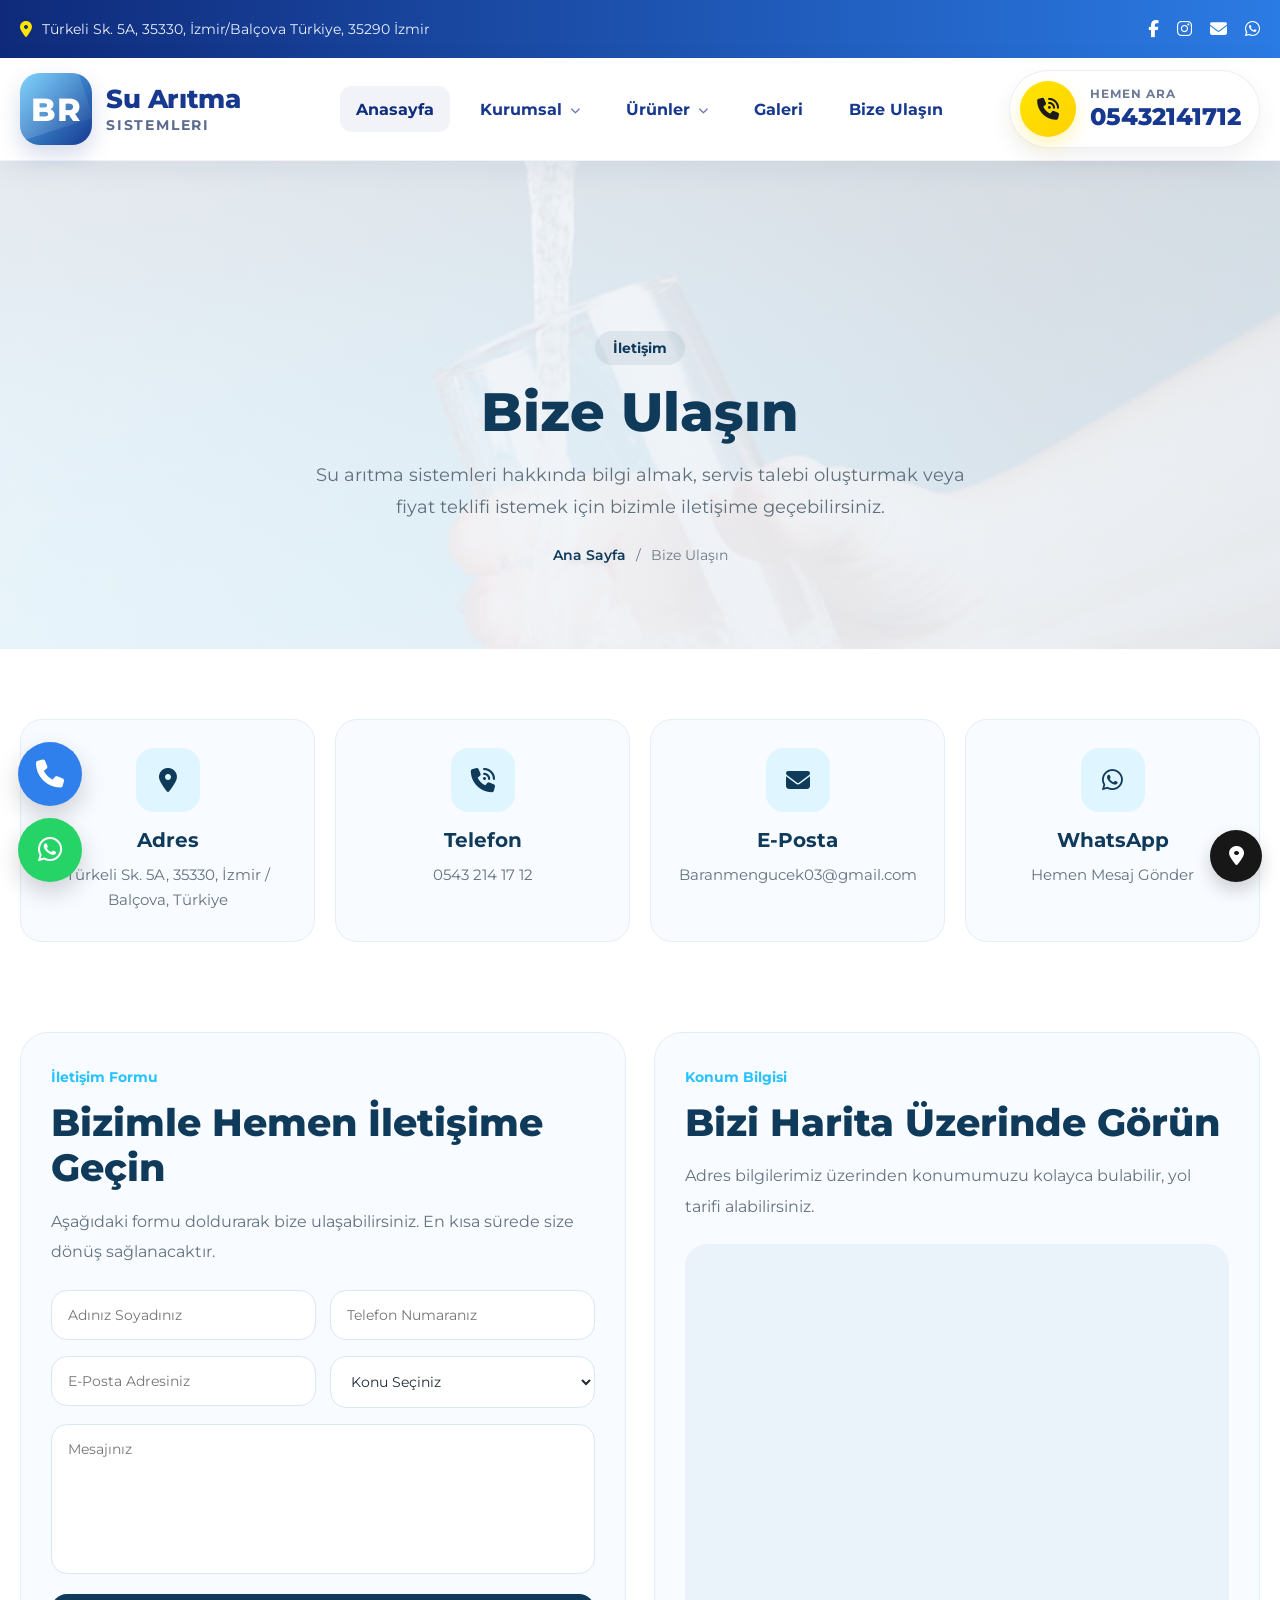
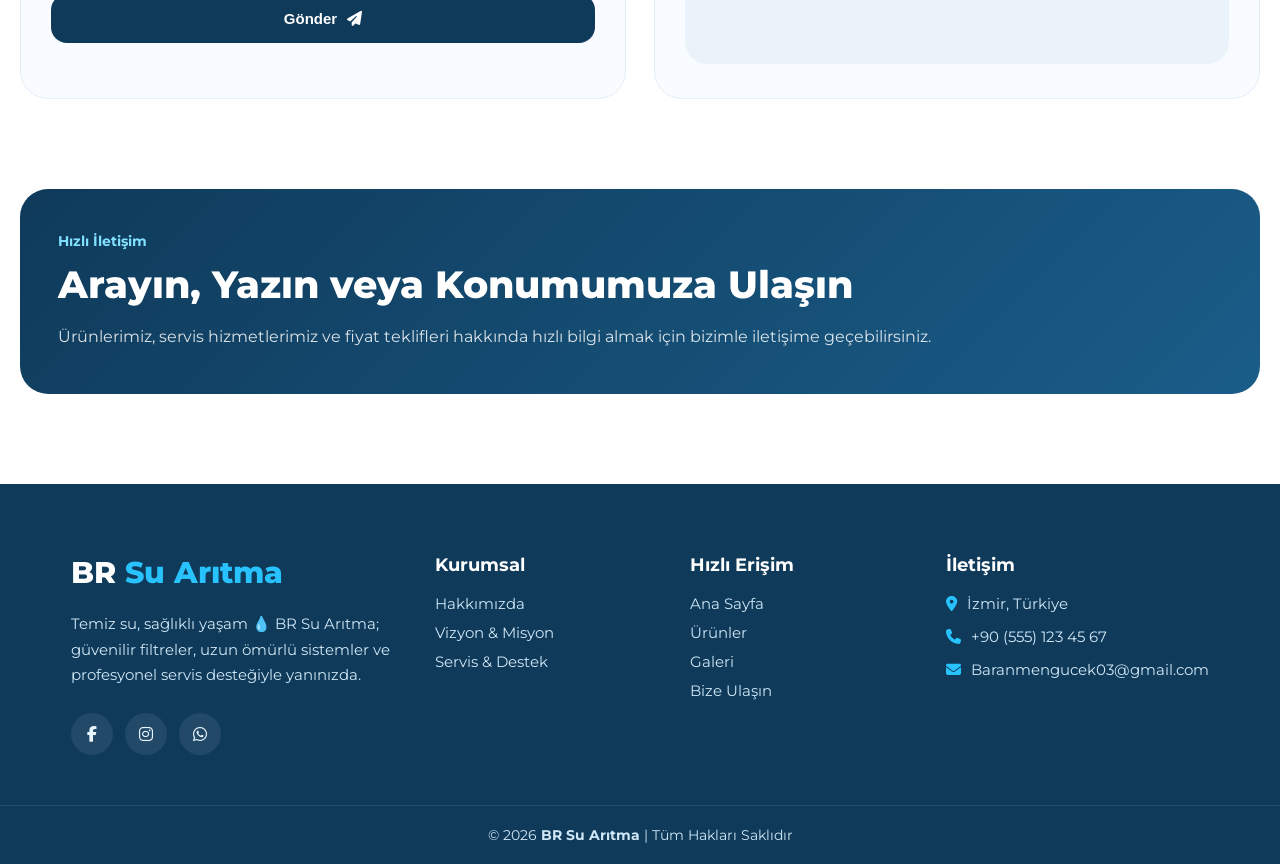
<file: bizeulas.html>
﻿<!DOCTYPE html>
<html>
<head>
    <meta charset="utf-8" />
    <title></title>

    <link rel="stylesheet" href="style.css" />
    <link rel="stylesheet" href="footer.css" />

    <link rel="stylesheet"
          href="https://cdnjs.cloudflare.com/ajax/libs/font-awesome/6.5.2/css/all.min.css" />

    <!-- Google Font -->
    <link rel="preconnect" href="https://fonts.googleapis.com">
    <link rel="preconnect" href="https://fonts.gstatic.com" crossorigin>
    <link href="https://fonts.googleapis.com/css2?family=Montserrat:wght@400;500;600;700;800&display=swap" rel="stylesheet">
    <link rel="stylesheet" href="https://cdnjs.cloudflare.com/ajax/libs/font-awesome/6.5.2/css/all.min.css">
    <link rel="stylesheet" href="https://cdnjs.cloudflare.com/ajax/libs/font-awesome/6.5.2/css/all.min.css">
    <meta name="viewport" content="width=device-width, initial-scale=1.0">

    <title>Bize Ulaşın | BR Su Arıtma Sistemleri İzmir</title>

<meta name="description" content="BR Su Arıtma İzmir iletişim sayfası. Ev tipi ve sanayi tipi su arıtma cihazları, servis, bakım ve fiyat teklifi için bizimle iletişime geçin.">

<meta name="keywords" content="izmir su arıtma, balçova su arıtma, su arıtma servisi, arıtma cihazı iletişim, br su arıtma">

<meta name="author" content="BR Su Arıtma">

<meta name="robots" content="index, follow">

<meta name="format-detection" content="telephone=no">

<meta name="viewport" content="width=device-width, initial-scale=1.0">
    <meta name="format-detection" content="telephone=no">

    <style>
        /* CONTACT PAGE */
        .contact-hero {
            padding: 170px 0 85px;
            position: relative;
            overflow: hidden;
            background: linear-gradient(rgba(245, 249, 253, 0.9), rgba(245, 249, 253, 0.92)), url("image/su5.jpg") center center / cover no-repeat;
        }

            .contact-hero::before {
                content: "";
                position: absolute;
                inset: 0;
                background: linear-gradient(90deg, rgba(255,255,255,0.2), rgba(15,58,90,0.05));
                z-index: 1;
            }

        .contact-hero-container {
            position: relative;
            z-index: 2;
        }

        .contact-hero-content {
            max-width: 760px;
            margin: 0 auto;
            text-align: center;
        }

        .contact-badge {
            display: inline-block;
            padding: 8px 18px;
            border-radius: 999px;
            background: rgba(15, 58, 90, 0.08);
            color: #0f3a5a;
            font-size: 14px;
            font-weight: 700;
            margin-bottom: 16px;
        }

        .contact-hero-content h1 {
            font-size: 54px;
            line-height: 1.15;
            color: #0f3a5a;
            margin-bottom: 16px;
            font-weight: 800;
        }

        .contact-hero-content p {
            font-size: 18px;
            line-height: 1.8;
            color: #5f6f7c;
            margin: 0 auto 22px;
            max-width: 680px;
        }

        .contact-breadcrumb {
            display: flex;
            justify-content: center;
            align-items: center;
            gap: 10px;
            flex-wrap: wrap;
            font-size: 14px;
            color: #6c7a87;
        }

            .contact-breadcrumb a {
                text-decoration: none;
                color: #0f3a5a;
                font-weight: 600;
            }

        .contact-info-section {
            padding: 70px 0 30px;
            background: #ffffff;
        }

        .contact-info-grid {
            display: grid;
            grid-template-columns: repeat(4, 1fr);
            gap: 20px;
        }

        .contact-info-card {
            background: #f8fbff;
            border: 1px solid #e3eef8;
            border-radius: 22px;
            padding: 28px 22px;
            text-align: center;
            transition: 0.3s ease;
        }

            .contact-info-card:hover {
                transform: translateY(-4px);
                box-shadow: 0 12px 28px rgba(15, 58, 90, 0.07);
            }

        .contact-info-icon {
            width: 64px;
            height: 64px;
            border-radius: 18px;
            background: rgba(40, 195, 255, 0.12);
            color: #0f3a5a;
            display: inline-flex;
            align-items: center;
            justify-content: center;
            font-size: 24px;
            margin-bottom: 16px;
        }

        .contact-info-card h3 {
            font-size: 20px;
            color: #0f3a5a;
            margin-bottom: 10px;
            font-weight: 700;
        }

        .contact-info-card p,
        .contact-info-card a {
            font-size: 15px;
            line-height: 1.7;
            color: #64727f;
            text-decoration: none;
        }

        .contact-main-section {
            padding: 60px 0 90px;
            background: #ffffff;
        }

        .contact-main-grid {
            display: grid;
            grid-template-columns: 1fr 1fr;
            gap: 28px;
            align-items: start;
        }

        .contact-form-box,
        .contact-map-box {
            background: #f8fbff;
            border: 1px solid #e3eef8;
            border-radius: 28px;
            padding: 34px 30px;
        }
        .contact-form-box {
            min-height: 667px !important;
        }

        .contact-mini-title {
            display: inline-block;
            font-size: 14px;
            font-weight: 700;
            color: #28c3ff;
            margin-bottom: 14px;
        }

        .contact-form-box h2,
        .contact-map-box h2,
        .contact-cta-text h2 {
            font-size: 38px;
            line-height: 1.2;
            color: #0f3a5a;
            margin-bottom: 16px;
            font-weight: 800;
        }

        .contact-form-box p,
        .contact-map-box p,
        .contact-cta-text p {
            font-size: 16px;
            line-height: 1.9;
            color: #64727f;
            margin-bottom: 22px;
        }

        .contact-form {
            display: flex;
            flex-direction: column;
            gap: 16px;
        }

        .contact-form-row {
            display: grid;
            grid-template-columns: 1fr 1fr;
            gap: 14px;
        }

        .contact-form-group input,
        .contact-form-group select,
        .contact-form-group textarea {
            width: 100%;
            border: 1px solid #d8e7f2;
            outline: none;
            border-radius: 16px;
            padding: 15px 16px;
            background: #ffffff;
            font-size: 14px;
            color: #1f2937;
            font-family: inherit;
        }

        .contact-form-group textarea {
            resize: none;
            min-height: 150px;
        }

        .contact-submit-btn {
            border: none;
            border-radius: 16px;
            padding: 16px 18px;
            background: #0f3a5a;
            color: #ffffff;
            font-size: 15px;
            font-weight: 700;
            display: inline-flex;
            align-items: center;
            justify-content: center;
            gap: 10px;
            cursor: pointer;
            transition: 0.3s ease;
        }

            .contact-submit-btn:hover {
                background: #1a5d89;
                transform: translateY(-2px);
            }

        .contact-map-frame {
            width: 100%;
            height: 420px;
            border-radius: 22px;
            overflow: hidden;
            background: #eaf3f9;
        }

        .contact-cta-section {
            padding: 0 0 90px;
            background: #ffffff;
        }

        .contact-cta-box {
            background: linear-gradient(135deg, #0f3a5a 0%, #1a5d89 100%);
            border-radius: 28px;
            padding: 42px 38px;
            display: flex;
            align-items: center;
            justify-content: space-between;
            gap: 24px;
        }

        .contact-cta-text span {
            display: inline-block;
            font-size: 14px;
            font-weight: 700;
            color: #82e1ff;
            margin-bottom: 12px;
        }

        .contact-cta-text h2 {
            color: #ffffff;
            margin-bottom: 14px;
        }

        .contact-cta-text p {
            color: rgba(255,255,255,0.85);
            margin: 0;
        }

        .contact-cta-buttons {
            display: flex;
            gap: 14px;
            flex-shrink: 0;
        }

        .contact-cta-btn {
            text-decoration: none;
            border-radius: 16px;
            padding: 16px 22px;
            font-size: 15px;
            font-weight: 700;
            display: inline-flex;
            align-items: center;
            justify-content: center;
            gap: 10px;
            transition: 0.3s ease;
        }

        @media (max-width: 1200px) {
            .contact-info-grid {
                grid-template-columns: 1fr 1fr;
            }
        }

        @media (max-width: 992px) {
            .contact-hero {
                padding: 150px 0 70px;
            }

            .contact-hero-content h1 {
                font-size: 42px;
            }

            .contact-main-grid {
                grid-template-columns: 1fr;
            }

            .contact-cta-box {
                flex-direction: column;
                align-items: flex-start;
            }
        }

        @media (max-width: 768px) {
            .contact-hero {
                padding: 130px 0 55px;
            }

            .contact-badge,
            .contact-mini-title,
            .contact-cta-text span {
                font-size: 12px;
                padding: 7px 14px;
            }

            .contact-hero-content h1 {
                font-size: 32px;
            }

            .contact-hero-content p,
            .contact-form-box p,
            .contact-map-box p,
            .contact-cta-text p {
                font-size: 14px;
                line-height: 1.8;
            }

            .contact-info-section {
                padding: 55px 0 25px;
            }

            .contact-info-grid {
                grid-template-columns: 1fr;
            }

            .contact-main-section,
            .contact-cta-section {
                padding-bottom: 55px;
            }

            .contact-form-box,
            .contact-map-box {
                padding: 24px 18px;
                border-radius: 22px;
            }

                .contact-form-box h2,
                .contact-map-box h2,
                .contact-cta-text h2 {
                    font-size: 28px;
                }

            .contact-form-row {
                grid-template-columns: 1fr;
            }

            .contact-map-frame {
                height: 300px;
            }

            .contact-cta-box {
                padding: 28px 20px;
                border-radius: 22px;
            }

            .contact-cta-buttons {
                width: 100%;
                flex-direction: column;
            }

            .contact-cta-btn {
                width: 100%;
                padding: 14px 16px;
                font-size: 14px;
            }
        }

        @media (max-width: 480px) {
            .contact-hero-content h1 {
                font-size: 27px;
            }

            .contact-form-box h2,
            .contact-map-box h2,
            .contact-cta-text h2 {
                font-size: 23px;
            }

            .contact-hero-content p,
            .contact-form-box p,
            .contact-map-box p,
            .contact-cta-text p {
                font-size: 13.5px;
            }
        }
    </style>
</head>
<body>


    <!-- TOPBAR -->
    <div class="topbar">
        <div class="container topbar-container">
            <div class="topbar-left">
                <i class="fa-solid fa-location-dot"></i>

                <div class="topbar-marquee">
                    <div class="topbar-marquee-track">
                        <span>Türkeli Sk. 5A, 35330, İzmir/Balçova Türkiye, 35290 İzmir</span>
                    </div>
                </div>
            </div>

            <div class="topbar-right">

                <!-- Facebook -->
                <a href="https://www.facebook.com/104635771230108/" target="_blank">
                    <i class="fa-brands fa-facebook-f"></i>
                </a>

                <!-- Instagram -->
                <a href="https://www.instagram.com/br_su_artma_sistemleri" target="_blank">
                    <i class="fa-brands fa-instagram"></i>
                </a>

                <!-- Gmail -->
                <a href="mailto:Baranmengucek03@gmail.com">
                    <i class="fa-solid fa-envelope"></i>
                </a>

                <!-- WhatsApp -->
                <a href="https://wa.me/905432141712?text=Merhaba%20su%20arıtma%20sistemleri%20hakkında%20bilgi%20almak%20istiyorum" target="_blank">
                    <i class="fa-brands fa-whatsapp"></i>
                </a>

            </div>
        </div>
    </div>
    <!-- HEADER -->
    <header class="header">
        <div class="container header-container">

            <a href="#" class="logo">
                <div class="logo-icon">BR</div>

                <div class="logo-text">
                    <h2>Su Arıtma</h2>
                    <span>Sistemleri</span>
                </div>
            </a>

            <nav class="navbar" id="navbar">
                <a href="index.html" class="active">Anasayfa</a>

                <div class="dropdown">
                    <a href="#" class="dropdown-toggle">Kurumsal</a>
                    <div class="dropdown-menu">
                        <a href="hakkimizda.html">Hakkımızda</a>
                        <a href="vizyon.html">Vizyon & Misyon</a>
                        <a href="servis.html">Servis & Destek</a>
                    </div>
                </div>

                <div class="dropdown">
                    <a href="#" class="dropdown-toggle">Ürünler</a>
                    <div class="dropdown-menu">
                        <a href="evtipi.html">Ev Tipi Arıtma</a>
                        <a href="sanayitipi.html">Sanayi Tipi Arıtma</a>
                        <a href="yedekparca.html">Yedek Parçalar</a>

                    </div>
                </div>
                <a href="galeri.html">Galeri</a>
                <a href="bizeulas.html">Bize Ulaşın</a>
            </nav>

            <a href="tel:05432141712" class="header-phone">
                <span class="phone-icon">
                    <i class="fa-solid fa-phone-volume"></i>
                </span>
                <span class="phone-text">
                    <small>Hemen Ara</small>
                    05432141712
                </span>
            </a>

            <button class="menu-toggle" id="menu-toggle" aria-label="Menüyü Aç">
                <i class="fa-solid fa-bars"></i>
            </button>
        </div>
    </header>


    <!-- CONTACT HERO -->
    <section class="contact-hero">
        <div class="container contact-hero-container">
            <div class="contact-hero-content">
                <span class="contact-badge">İletişim</span>
                <h1>Bize Ulaşın</h1>
                <p>
                    Su arıtma sistemleri hakkında bilgi almak, servis talebi oluşturmak
                    veya fiyat teklifi istemek için bizimle iletişime geçebilirsiniz.
                </p>

                <div class="contact-breadcrumb">
                    <a href="index.html">Ana Sayfa</a>
                    <span>/</span>
                    <span>Bize Ulaşın</span>
                </div>
            </div>
        </div>
    </section>

    <!-- CONTACT INFO -->
    <section class="contact-info-section">
        <div class="container">
            <div class="contact-info-grid">

                <div class="contact-info-card">
                    <div class="contact-info-icon">
                        <i class="fa-solid fa-location-dot"></i>
                    </div>
                    <h3>Adres</h3>
                    <p>Türkeli Sk. 5A, 35330, İzmir / Balçova, Türkiye</p>
                </div>

                <div class="contact-info-card">
                    <div class="contact-info-icon">
                        <i class="fa-solid fa-phone-volume"></i>
                    </div>
                    <h3>Telefon</h3>
                    <p><a href="tel:05432141712">0543 214 17 12</a></p>
                </div>

                <div class="contact-info-card">
                    <div class="contact-info-icon">
                        <i class="fa-solid fa-envelope"></i>
                    </div>
                    <h3>E-Posta</h3>
                    <p><a href="mailto:Baranmengucek03@gmail.com">Baranmengucek03@gmail.com</a></p>
                </div>

                <div class="contact-info-card">
                    <div class="contact-info-icon">
                        <i class="fa-brands fa-whatsapp"></i>
                    </div>
                    <h3>WhatsApp</h3>
                    <p>
                        <a href="https://wa.me/905432141712?text=Merhaba%20su%20arıtma%20sistemleri%20hakkında%20bilgi%20almak%20istiyorum" target="_blank">
                            Hemen Mesaj Gönder
                        </a>
                    </p>
                </div>

            </div>
        </div>
    </section>

    <!-- CONTACT FORM + MAP -->
    <section class="contact-main-section">
        <div class="container">
            <div class="contact-main-grid">

                <div class="contact-form-box">
                    <span class="contact-mini-title">İletişim Formu</span>
                    <h2>Bizimle Hemen İletişime Geçin</h2>
                    <p>
                        Aşağıdaki formu doldurarak bize ulaşabilirsiniz. En kısa sürede size dönüş sağlanacaktır.
                    </p>

                    <form class="contact-form">
                        <div class="contact-form-row">
                            <div class="contact-form-group">
                                <input type="text" placeholder="Adınız Soyadınız">
                            </div>
                            <div class="contact-form-group">
                                <input type="tel" placeholder="Telefon Numaranız">
                            </div>
                        </div>

                        <div class="contact-form-row">
                            <div class="contact-form-group">
                                <input type="email" placeholder="E-Posta Adresiniz">
                            </div>
                            <div class="contact-form-group">
                                <select>
                                    <option selected disabled>Konu Seçiniz</option>
                                    <option>Ürün Bilgisi</option>
                                    <option>Servis Talebi</option>
                                    <option>Filtre Değişimi</option>
                                    <option>Fiyat Teklifi</option>
                                </select>
                            </div>
                        </div>

                        <div class="contact-form-group">
                            <textarea rows="6" placeholder="Mesajınız"></textarea>
                        </div>

                        <button type="submit" class="contact-submit-btn">
                            Gönder
                            <i class="fa-solid fa-paper-plane"></i>
                        </button>
                    </form>
                </div>

                <div class="contact-map-box">
                    <span class="contact-mini-title">Konum Bilgisi</span>
                    <h2>Bizi Harita Üzerinde Görün</h2>
                    <p>
                        Adres bilgilerimiz üzerinden konumumuzu kolayca bulabilir, yol tarifi alabilirsiniz.
                    </p>

                    <div class="contact-map-frame">
                        <iframe src="https://www.google.com/maps?q=Türkeli%20Sk.%205A%20Balçova%20İzmir&output=embed"
                                width="100%"
                                height="100%"
                                style="border:0;"
                                allowfullscreen=""
                                loading="lazy"
                                referrerpolicy="no-referrer-when-downgrade">
                        </iframe>
                    </div>
                </div>

            </div>
        </div>
    </section>

    <!-- CONTACT CTA -->
    <section class="contact-cta-section">
        <div class="container">
            <div class="contact-cta-box">
                <div class="contact-cta-text">
                    <span>Hızlı İletişim</span>
                    <h2>Arayın, Yazın veya Konumumuza Ulaşın</h2>
                    <p>
                        Ürünlerimiz, servis hizmetlerimiz ve fiyat teklifleri hakkında hızlı bilgi almak için bizimle iletişime geçebilirsiniz.
                    </p>
                </div>

            
            </div>
        </div>
    </section>




    <!-- FIXED CONTACT BUTTONS -->
    <div class="fixed-contact-left">

        <!-- Telefon -->
        <a href="tel:+905432141712" class="contact-btn phone-btn" aria-label="Telefon">
            <i class="fa-solid fa-phone"></i>
        </a>

        <!-- WhatsApp -->
        <a href="https://wa.me/905432141712?text=Merhaba%20BR%20Su%20Arıtma%20Sistemleri%20hakkında%20bilgi%20almak%20istiyorum."
           target="_blank"
           class="contact-btn whatsapp-btn"
           aria-label="WhatsApp">
            <i class="fa-brands fa-whatsapp"></i>
        </a>

    </div>
    <div class="fixed-contact-right">

        <a href="https://www.google.com/maps?q=Türkeli+Sk+5A+Balçova+İzmir+Türkiye"
           target="_blank"
           class="mini-btn"
           aria-label="Konum">

            <i class="fa-solid fa-location-dot"></i>

        </a>

    </div>




    <footer class="footer">
        <div class="container footer-grid">

            <!-- Logo ve açıklama -->
            <div class="footer-about">
                <div class="footer-logo">
                    BR <span>Su Arıtma</span>
                </div>

                <p>
                    Temiz su, sağlıklı yaşam 💧 BR Su Arıtma; güvenilir filtreler,
                    uzun ömürlü sistemler ve profesyonel servis desteğiyle yanınızda.
                </p>
                <div class="footer-social">

                    <!-- Facebook -->
                    <a href="https://facebook.com/brsuaritma" target="_blank">
                        <i class="fa-brands fa-facebook-f"></i>
                    </a>

                    <!-- Instagram -->
                    <a href="https://instagram.com/brsuaritma" target="_blank">
                        <i class="fa-brands fa-instagram"></i>
                    </a>

                    <!-- WhatsApp -->
                    <a href="https://wa.me/905551234567" target="_blank">
                        <i class="fa-brands fa-whatsapp"></i>
                    </a>

                </div>
            </div>

            <!-- Kurumsal -->
            <div class="footer-links">
                <h3>Kurumsal</h3>
                <ul>
                    <li><a href="#">Hakkımızda</a></li>
                    <li><a href="#">Vizyon & Misyon</a></li>
                    <li><a href="#">Servis & Destek</a></li>


                </ul>
            </div>

            <!-- Hızlı erişim -->
            <div class="footer-links">
                <h3>Hızlı Erişim</h3>
                <ul>
                    <li><a href="#">Ana Sayfa</a></li>
                    <li><a href="#">Ürünler</a></li>
                    <li><a href="#">Galeri</a></li>
                    <li><a href="#">Bize Ulaşın</a></li>

                </ul>
            </div>

            <!-- İletişim -->
            <div class="footer-contact">
                <h3>İletişim</h3>

                <p>
                    <i class="fa-solid fa-location-dot"></i>
                    İzmir, Türkiye
                </p>

                <p>
                    <i class="fa-solid fa-phone"></i>
                    +90 (555) 123 45 67
                </p>

                <p>
                    <i class="fa-solid fa-envelope"></i>
                    Baranmengucek03@gmail.com
                </p>
            </div>

        </div>

        <div class="footer-bottom">
            © 2026 <strong>BR Su Arıtma</strong> | Tüm Hakları Saklıdır
        </div>
    </footer>


    <script>
        const menuToggle = document.getElementById("menu-toggle");
        const navbar = document.getElementById("navbar");
        const dropdownToggles = document.querySelectorAll(".dropdown-toggle");

        menuToggle.addEventListener("click", () => {
            navbar.classList.toggle("active");
        });

        dropdownToggles.forEach(toggle => {
            toggle.addEventListener("click", function (e) {
                if (window.innerWidth <= 992) {
                    e.preventDefault();

                    const parentDropdown = this.parentElement;

                    document.querySelectorAll(".dropdown").forEach(drop => {
                        if (drop !== parentDropdown) {
                            drop.classList.remove("active");
                        }
                    });

                    parentDropdown.classList.toggle("active");
                }
            });
        });

        window.addEventListener("resize", () => {
            if (window.innerWidth > 992) {
                document.querySelectorAll(".dropdown").forEach(drop => {
                    drop.classList.remove("active");
                });
                navbar.classList.remove("active");
            }
        });
    </script>

</body>

</html>
</file>
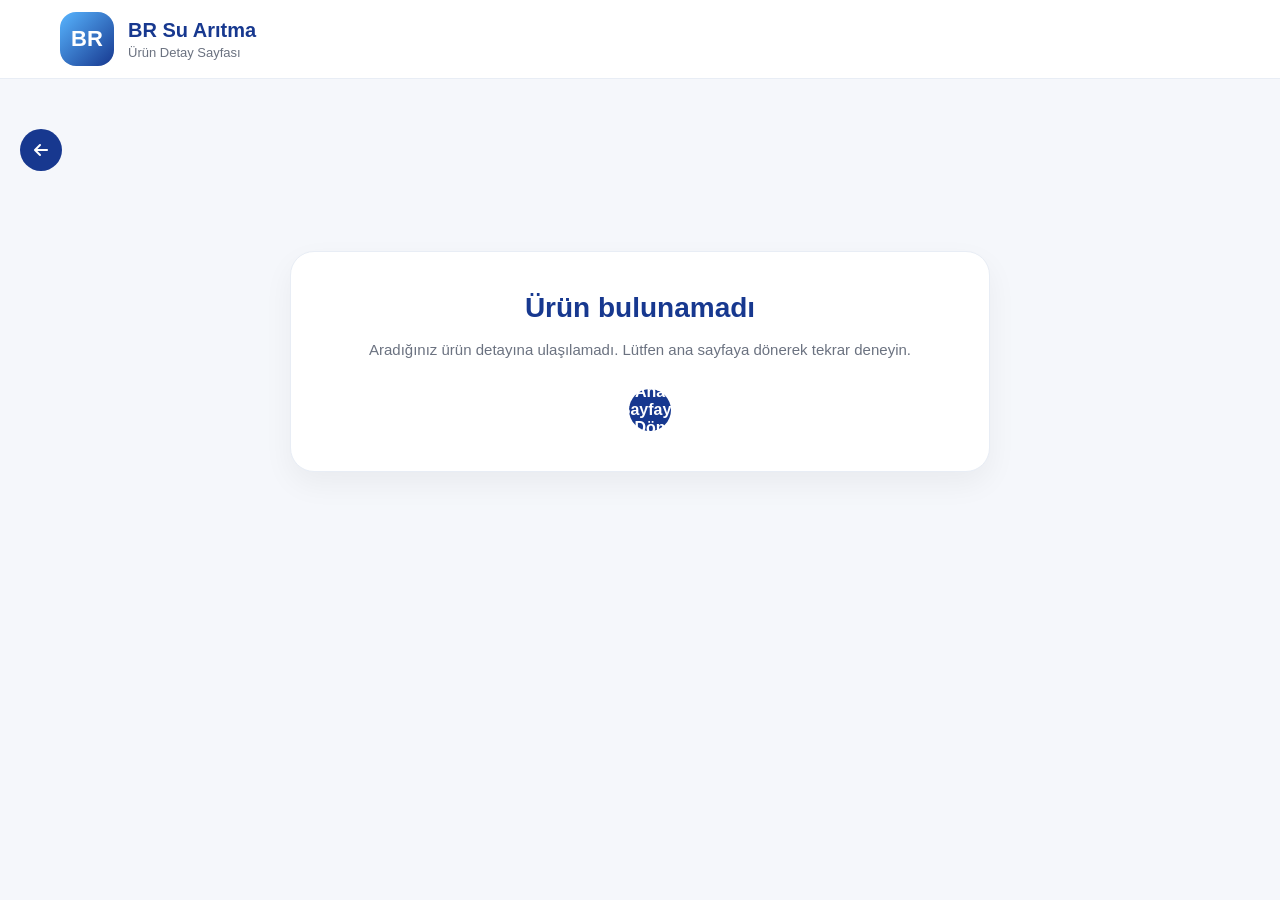
<file: detayincele.html>
﻿<!DOCTYPE html>
<html lang="tr">
<head>
    <meta charset="UTF-8">
    <meta name="viewport" content="width=device-width, initial-scale=1.0">
    <title>Ürün Detayı | BR Su Arıtma</title>
    <link rel="stylesheet"
          href="https://cdnjs.cloudflare.com/ajax/libs/font-awesome/6.5.2/css/all.min.css">
    <meta name="format-detection" content="telephone=no">

    <style>
        * {
            margin: 0;
            padding: 0;
            box-sizing: border-box;
        }

        body {
            font-family: Arial, Helvetica, sans-serif;
            background: #f5f7fb;
            color: #1f2937;
        }

        a {
            text-decoration: none;
        }

        img {
            display: block;
            max-width: 100%;
        }

        .container {
            width: 100%;
            max-width: 1200px;
            margin: 0 auto;
            padding: 0 20px;
        }

        .topbar {
            background: #fff;
            border-bottom: 1px solid #e8edf5;
            position: sticky;
            top: 0;
            z-index: 100;
        }

        .topbar-inner {
            min-height: 78px;
            display: flex;
            align-items: center;
            justify-content: space-between;
            gap: 20px;
        }

        .brand {
            display: flex;
            align-items: center;
            gap: 14px;
        }

        .brand-logo {
            width: 54px;
            height: 54px;
            border-radius: 16px;
            background: linear-gradient(135deg,#58b5ff,#17388f);
            display: flex;
            align-items: center;
            justify-content: center;
            color: #fff;
            font-weight: 800;
            font-size: 22px;
        }

        .brand-text h2 {
            font-size: 20px;
            color: #17388f;
            margin-bottom: 3px;
        }

        .brand-text p {
            font-size: 13px;
            color: #6b7280;
        }

        .back-btn {
            display: inline-flex;
            align-items: center;
            justify-content: center;
            padding: 12px 18px;
            border-radius: 12px;
            background: #17388f;
            color: #fff;
            font-size: 14px;
            font-weight: 700;
            transition: .3s;
        }

            .back-btn:hover {
                background: #0f2d7c;
            }

        .detail-page {
            padding: 50px 0 80px;
        }

        .detail-layout {
            display: grid;
            grid-template-columns: 1.05fr 1fr;
            gap: 30px;
            align-items: start;
        }

        .gallery-card,
        .content-card,
        .info-card {
            background: #fff;
            border: 1px solid #e8edf5;
            border-radius: 24px;
            box-shadow: 0 12px 30px rgba(0,0,0,.05);
        }

        .gallery-card {
            padding: 22px;
        }

        .main-image {
            width: 100%;
            height: 500px;
            background: #f8fbff;
            border-radius: 18px;
            display: flex;
            align-items: center;
            justify-content: center;
            padding: 20px;
            overflow: hidden;
        }

            .main-image img {
                max-width: 100%;
                max-height: 100%;
                object-fit: contain;
            }

        .thumbs {
            margin-top: 16px;
            display: grid;
            grid-template-columns: repeat(4,1fr);
            gap: 10px;
        }

        .thumb {
            height: 90px;
            border: 1px solid #e8edf5;
            border-radius: 14px;
            background: #f8fbff;
            display: flex;
            align-items: center;
            justify-content: center;
            padding: 10px;
            cursor: pointer;
            transition: .25s;
        }

            .thumb img {
                max-width: 100%;
                max-height: 100%;
                object-fit: contain;
            }

            .thumb.active,
            .thumb:hover {
                border-color: #17388f;
                box-shadow: 0 8px 18px rgba(23,56,143,.12);
            }

        .content-card {
            padding: 30px;
        }

        .badge {
            display: inline-block;
            padding: 7px 14px;
            border-radius: 999px;
            background: #eaf1ff;
            color: #17388f;
            font-size: 13px;
            font-weight: 700;
            margin-bottom: 14px;
        }

        .product-title {
            font-size: 38px;
            line-height: 1.2;
            color: #17388f;
            margin-bottom: 14px;
        }

        .product-short {
            font-size: 16px;
            line-height: 1.8;
            color: #6b7280;
            margin-bottom: 20px;
        }

        .price-row {
            display: flex;
            align-items: center;
            gap: 14px;
            flex-wrap: wrap;
            margin-bottom: 22px;
        }

        .price {
            font-size: 34px;
            font-weight: 800;
            color: #111827;
        }

        .stock {
            display: inline-flex;
            align-items: center;
            justify-content: center;
            padding: 8px 14px;
            border-radius: 999px;
            background: #eefaf1;
            color: #15803d;
            font-size: 13px;
            font-weight: 700;
        }

        .action-row {
            display: flex;
            gap: 12px;
            flex-wrap: wrap;
            margin-bottom: 24px;
        }

        .btn {
            display: inline-flex;
            align-items: center;
            justify-content: center;
            min-width: 170px;
            padding: 14px 20px;
            border-radius: 12px;
            font-size: 15px;
            font-weight: 700;
            transition: .3s;
        }

        .btn-primary {
            background: #17388f;
            color: #fff;
        }

            .btn-primary:hover {
                background: #0f2d7c;
            }

        .btn-light {
            background: #f3f6fc;
            color: #17388f;
            border: 1px solid #dfe7f5;
        }

            .btn-light:hover {
                background: #eaf1ff;
            }

        .mini-grid {
            display: grid;
            grid-template-columns: repeat(2,1fr);
            gap: 12px;
        }

        .mini-box {
            background: #f8fbff;
            border: 1px solid #e8edf5;
            border-radius: 16px;
            padding: 16px;
        }

            .mini-box h4 {
                font-size: 14px;
                color: #17388f;
                margin-bottom: 6px;
            }

            .mini-box p {
                font-size: 13px;
                line-height: 1.6;
                color: #6b7280;
            }

        .bottom-area {
            margin-top: 30px;
            display: grid;
            grid-template-columns: 1.1fr .9fr;
            gap: 30px;
        }

        .info-card {
            padding: 28px;
        }

        .section-head {
            font-size: 24px;
            color: #17388f;
            margin-bottom: 18px;
        }

        .description {
            font-size: 15px;
            line-height: 1.85;
            color: #4b5563;
            margin-bottom: 18px;
        }

        .feature-list {
            display: grid;
            gap: 12px;
        }

            .feature-list li {
                list-style: none;
                background: #f8fbff;
                border: 1px solid #e8edf5;
                border-radius: 14px;
                padding: 14px 16px;
                font-size: 14px;
                line-height: 1.7;
                color: #4b5563;
            }

        .spec-list {
            display: grid;
            gap: 10px;
        }

        .spec-item {
            display: flex;
            justify-content: space-between;
            gap: 20px;
            border-bottom: 1px solid #edf1f7;
            padding: 13px 0;
        }

            .spec-item:last-child {
                border-bottom: none;
            }

        .spec-label {
            font-size: 14px;
            color: #6b7280;
            font-weight: 600;
        }

        .spec-value {
            font-size: 14px;
            color: #111827;
            font-weight: 700;
            text-align: right;
        }

        .not-found {
            max-width: 700px;
            margin: 80px auto;
            background: #fff;
            border: 1px solid #e8edf5;
            border-radius: 24px;
            box-shadow: 0 12px 30px rgba(0,0,0,.05);
            padding: 40px 25px;
            text-align: center;
        }

            .not-found h2 {
                font-size: 28px;
                color: #17388f;
                margin-bottom: 12px;
            }

            .not-found p {
                font-size: 15px;
                color: #6b7280;
                line-height: 1.8;
                margin-bottom: 20px;
            }

        @media (max-width: 992px) {
            .detail-layout,
            .bottom-area {
                grid-template-columns: 1fr;
            }

            .main-image {
                height: 420px;
            }

            .product-title {
                font-size: 30px;
            }
        }

        @media (max-width: 768px) {
            .topbar-inner {
                flex-direction: column;
                align-items: flex-start;
                justify-content: center;
                padding: 8px 0;
                margin-top: -20px;
            }

            .back-btn {
                display: inline-flex;
                align-items: center;
                justify-content: center;
                padding: 12px 10px;
                font-size: 15px;
                border-radius: 9px;
                background: #17388f;
                color: #fff;
                margin-top: 15px;
                margin-bottom: 10px;
                margin-left: 15px;
            }

            .detail-page {
                padding: 30px 0 60px;
            }

            .gallery-card,
            .content-card,
            .info-card {
                border-radius: 18px;
                padding: 18px;
            }

            .main-image {
                height: 300px;
                border-radius: 14px;
            }

            .thumbs {
                gap: 8px;
            }

            .thumb {
                height: 70px;
                border-radius: 12px;
            }

            .product-title {
                font-size: 24px;
            }

            .product-short {
                font-size: 14px;
            }

            .price {
                font-size: 26px;
            }

            .action-row {
                flex-direction: column;
            }

            .btn {
                width: 100%;
                min-width: auto;
            }

            .mini-grid {
                grid-template-columns: 1fr;
            }

            .section-head {
                font-size: 20px;
            }

            .description {
                font-size: 14px;
            }


            .brand-logo {
                width: 48px;
                height: 48px;
                font-size: 20px;
                margin-top: 12px;
            }

            .brand-text h2 {
                font-size: 18px;
                margin-top: 12px;
            }
        }

        @media (max-width: 480px) {
            .container {
                padding: 0 14px;
            }


            .brand-logo {
                width: 48px;
                height: 48px;
                font-size: 20px;
                margin-top: 7px;
            }

            .brand-text h2 {
                font-size: 18px;
                margin-top: 7px;
            }

            .main-image {
                height: 240px;
            }

            .thumb {
                height: 62px;
            }

            .product-title {
                font-size: 21px;
            }

            .price {
                font-size: 23px;
            }

            .spec-item {
                flex-direction: column;
                gap: 6px;
            }

            .spec-value {
                text-align: left;
            }
        }


        .detail-back {
            margin-bottom: 16px;
        }

        .back-btn {
            display: inline-flex;
            align-items: center;
            justify-content: center;
            width: 42px;
            height: 42px;
            border-radius: 50%;
            background: #17388f;
            color: #fff;
            font-size: 16px;
            transition: 0.3s;
            margin-left:20px;
        }

            .back-btn:hover {
                background: #0f2d7c;
                transform: translateY(-2px);
            }
    </style>
</head>
<body>

    <header class="topbar">
        <div class="container topbar-inner">
            <div class="brand">
                <div class="brand-logo">BR</div>
                <div class="brand-text">
                    <h2>BR Su Arıtma</h2>
                    <p>Ürün Detay Sayfası</p>
                </div>
            </div>


        </div>
    </header>

    <main class="detail-page">

        <div class="detail-back">
            <a href="index.html" class="back-btn">
                <i class="fa-solid fa-arrow-left"></i>
            </a>
        </div>

        <div class="container" id="productContainer"></div>
    </main>


      <script>
      const menuToggle = document.getElementById("menu-toggle");
      const navbar = document.getElementById("navbar");
      const dropdownToggles = document.querySelectorAll(".dropdown-toggle");

      menuToggle.addEventListener("click", () => {
          navbar.classList.toggle("active");
      });

      dropdownToggles.forEach(toggle => {
          toggle.addEventListener("click", function (e) {
              if (window.innerWidth <= 992) {
                  e.preventDefault();

                  const parentDropdown = this.parentElement;

                  document.querySelectorAll(".dropdown").forEach(drop => {
                      if (drop !== parentDropdown) {
                          drop.classList.remove("active");
                      }
                  });

                  parentDropdown.classList.toggle("active");
              }
          });
      });

      window.addEventListener("resize", () => {
          if (window.innerWidth > 992) {
              document.querySelectorAll(".dropdown").forEach(drop => {
                  drop.classList.remove("active");
              });
              navbar.classList.remove("active");
          }
      });
  </script>

    <script>
        const products = {
            "ev-tipi-su-aritma": {
                name: "Ev Tipi Su Arıtma",
                category: "Ev Kullanımı",
                price: "₺12.500",
                stock: "Stokta Mevcut",
                shortText: "Yüksek performanslı filtre sistemi ile sağlıklı ve güvenli içme suyu.",
                description: "Ev tipi su arıtma cihazı, günlük kullanımda daha temiz, daha yumuşak ve daha güvenli içme suyu elde etmenizi sağlayan çok aşamalı filtreleme sistemine sahiptir. Mutfak kullanımı için ideal olan bu model, suyun tadını iyileştirir, kötü koku ve tortu oluşumunu azaltmaya yardımcı olur. Aile kullanımı için ekonomik ve uzun ömürlü bir çözümdür.",
                whatsapp: "905551112233",
                images: [
                    "image/aritma4.png",
                    "image/aritma4.png",
                    "image/aritma4.png",
                    "image/aritma4.png"
                ],
                features: [
                    "Çok aşamalı filtreleme sistemi",
                    "Sağlıklı ve güvenli içme suyu sağlar",
                    "Ev kullanımı için ideal tasarım",
                    "Kolay bakım ve filtre değişimi",
                    "Uzun ömürlü kullanım"
                ],
                specs: {
                    "Kullanım Alanı": "Ev / Mutfak",
                    "Sistem Tipi": "Tezgah Altı / Ev Tipi",
                    "Filtreleme": "Çok Aşamalı",
                    "Garanti": "2 Yıl",
                    "Servis": "Mevcut"
                }
            },

            "tezgah-alti-aritma": {
                name: "Tezgah Altı Arıtma",
                category: "Mutfak Çözümü",
                price: "₺10.900",
                stock: "Stokta Mevcut",
                shortText: "Kompakt tasarım, güçlü filtreleme ve mutfağınıza uygun modern çözüm.",
                description: "Tezgah altı arıtma sistemi, mutfakta yer kaplamadan kullanılabilen şık ve kompakt bir çözümdür. Hem kullanım kolaylığı hem de estetik görünüm sağlayan bu model, suyun kalitesini artırmak ve günlük içme suyu ihtiyacını daha güvenli hale getirmek için geliştirilmiştir. Dar alanlar için oldukça uygundur.",
                whatsapp: "905551112233",
                images: [
                    "image/aritma2.png",
                    "image/aritma2.png",
                    "image/aritma2.png",
                    "image/aritma2.png"
                ],
                features: [
                    "Kompakt ve yer tasarruflu yapı",
                    "Güçlü filtreleme performansı",
                    "Modern mutfaklara uygun tasarım",
                    "Kolay kullanım ve bakım",
                    "Sessiz çalışma yapısı"
                ],
                specs: {
                    "Kullanım Alanı": "Mutfak",
                    "Sistem Tipi": "Tezgah Altı",
                    "Filtreleme": "Çok Aşamalı",
                    "Garanti": "2 Yıl",
                    "Montaj": "Profesyonel Kurulum"
                }
            },

            "sanayi-tipi-aritma": {
                name: "Sanayi Tipi Arıtma",
                category: "Endüstriyel Çözüm",
                price: "₺24.900",
                stock: "Stokta Mevcut",
                shortText: "İş yerleri ve yüksek kullanım alanları için güçlü arıtma sistemleri.",
                description: "Sanayi tipi arıtma sistemi, yüksek su tüketiminin olduğu iş yerleri, işletmeler ve geniş kullanım alanları için tasarlanmıştır. Güçlü filtre yapısı, dayanıklı gövdesi ve yüksek kapasitesi sayesinde yoğun kullanımlarda dahi etkili performans sunar. İşletmeler için güvenilir ve uzun vadeli bir çözümdür.",
                whatsapp: "905551112233",
                images: [
                    "image/aritma1.png",
                    "image/aritma1.png",
                    "image/aritma1.png",
                    "image/aritma1.png"
                ],
                features: [
                    "Yüksek kapasite",
                    "İş yeri ve işletmeler için uygun",
                    "Dayanıklı ve güçlü yapı",
                    "Uzun süreli performans",
                    "Yoğun kullanım için ideal"
                ],
                specs: {
                    "Kullanım Alanı": "İş Yeri / Sanayi",
                    "Sistem Tipi": "Sanayi Tipi",
                    "Kapasite": "Yüksek",
                    "Garanti": "2 Yıl",
                    "Servis": "Mevcut"
                }
            },

            "pompali-su-aritma": {
                name: "Pompalı Su Arıtma",
                category: "Güçlü Sistem",
                price: "₺14.750",
                stock: "Stokta Mevcut",
                shortText: "Düşük su basıncı olan alanlar için verimli ve güçlü pompalı sistem.",
                description: "Pompalı su arıtma cihazı, düşük su basıncına sahip ev ve iş yerlerinde yüksek verim almak için özel olarak tasarlanmıştır. Güçlü pompa desteği sayesinde su akışı daha dengeli olur ve sistem performansı korunur. Basınç problemi yaşayan kullanıcılar için ideal çözümlerden biridir.",
                whatsapp: "905551112233",
                images: [
                    "image/filtredegisim.png",
                    "image/filtredegisim.png",
                    "image/filtredegisim.png",
                    "image/filtredegisim.png"
                ],
                features: [
                    "Düşük su basıncı için uygundur",
                    "Güçlü pompa desteği",
                    "Dengeli su akışı sağlar",
                    "Ev ve iş yerlerinde kullanıma uygundur",
                    "Yüksek performans sunar"
                ],
                specs: {
                    "Kullanım Alanı": "Ev / İş Yeri",
                    "Pompa": "Var",
                    "Basınç Desteği": "Yüksek",
                    "Garanti": "2 Yıl",
                    "Montaj": "Profesyonel Kurulum"
                }
            },

            "yedek-filtre-seti": {
                name: "Yedek Filtre Seti",
                category: "Bakım Ürünü",
                price: "₺1.250",
                stock: "Stokta Mevcut",
                shortText: "Cihaz performansını korumak için düzenli değişime uygun filtre seti.",
                description: "Yedek filtre seti, su arıtma cihazınızın performansını korumak ve su kalitesini sürdürülebilir şekilde yüksek tutmak için düzenli aralıklarla değiştirilmesi gereken filtrelerden oluşur. Cihaz uyumuna göre kullanılabilen bu set, bakım sürecini kolaylaştırır ve daha sağlıklı içme suyu elde edilmesine yardımcı olur.",
                whatsapp: "905551112233",
                images: [
                    "image/filtreler.png",
                    "image/filtreler.png",
                    "image/filtreler.png",
                    "image/filtreler.png"
                ],
                features: [
                    "Düzenli bakım için idealdir",
                    "Cihaz performansını korur",
                    "Su kalitesini destekler",
                    "Kolay değişim imkanı sunar",
                    "Uzun ömürlü kullanım desteği sağlar"
                ],
                specs: {
                    "Ürün Türü": "Filtre Seti",
                    "Kullanım": "Bakım / Değişim",
                    "Uyumluluk": "Model Bazlı",
                    "Değişim Süresi": "Periyodik",
                    "Servis": "Destek Mevcut"
                }
            },

            "kapali-kasa-aritma": {
                name: "Kapalı Kasa Su Arıtma",
                category: "Modern Tasarım",
                price: "₺13.900",
                stock: "Stokta Mevcut",
                shortText: "Şık dış tasarım ve kompakt yapı ile modern mutfaklara uyum sağlar.",
                description: "Kapalı kasa su arıtma cihazı, iç mekanizmayı dış etkenlerden koruyan modern gövde yapısı sayesinde hem estetik hem de güvenli bir kullanım sunar. Şık görünümüyle mutfak dekorasyonuna uyum sağlayan bu model, kompakt yapısı sayesinde dar alanlarda da rahatlıkla kullanılabilir.",
                whatsapp: "905551112233",
                images: [
                    "image/aritmaResim3.png",
                    "image/aritmaResim3.png",
                    "image/aritmaResim3.png",
                    "image/aritmaResim3.png"
                ],
                features: [
                    "Kapalı kasa modern tasarım",
                    "Şık dış görünüm",
                    "İç aksamı koruyan yapı",
                    "Kompakt kullanım",
                    "Mutfak dekoruna uyumlu"
                ],
                specs: {
                    "Kasa Yapısı": "Kapalı Kasa",
                    "Kullanım Alanı": "Ev / Mutfak",
                    "Tasarım": "Modern",
                    "Garanti": "2 Yıl",
                    "Montaj": "Profesyonel Kurulum"
                }
            },

            "acik-kasa-aritma": {
                name: "Açık Kasa Su Arıtma",
                category: "Ekonomik Çözüm",
                price: "₺11.750",
                stock: "Stokta Mevcut",
                shortText: "Ekonomik, kullanışlı ve bakım erişimi kolay arıtma çözümü.",
                description: "Açık kasa su arıtma cihazı, filtre ve bağlantı noktalarına daha kolay erişim sağladığı için bakım ve teknik kontrol süreçlerinde pratiklik sunar. Uygun fiyatlı ve işlevsel bir çözüm arayan kullanıcılar için tercih edilen modeller arasında yer alır.",
                whatsapp: "905551112233",
                images: [
                    "image/aritmaResim2.png",
                    "image/aritmaResim2.png",
                    "image/aritmaResim2.png",
                    "image/aritmaResim2.png"
                ],
                features: [
                    "Bakım erişimi kolaydır",
                    "Ekonomik çözüm sunar",
                    "Pratik kullanım sağlar",
                    "Filtre değişimi kolaydır",
                    "İşlevsel tasarım"
                ],
                specs: {
                    "Kasa Yapısı": "Açık Kasa",
                    "Kullanım Alanı": "Ev / Mutfak",
                    "Bakım": "Kolay",
                    "Garanti": "2 Yıl",
                    "Servis": "Mevcut"
                }
            },

            "ofis-tipi-aritma": {
                name: "Ofis Tipi Su Arıtma",
                category: "Ofis Kullanımı",
                price: "₺16.500",
                stock: "Stokta Mevcut",
                shortText: "Ofisler ve ortak kullanım alanları için pratik ve verimli su çözümü.",
                description: "Ofis tipi su arıtma cihazı, çalışanların günlük su tüketimini karşılamak için tasarlanmış pratik ve güvenilir bir sistemdir. Ortak kullanım alanlarında hijyenik içme suyu sağlar, düzenli su ihtiyacını karşılar ve iş yerlerinde konforlu kullanım sunar.",
                whatsapp: "905551112233",
                images: [
                    "image/aritma1.png",
                    "image/aritma1.png",
                    "image/aritma1.png",
                    "image/aritma1.png"
                ],
                features: [
                    "Ofis ve ortak alanlar için uygun",
                    "Günlük yoğun kullanıma uygundur",
                    "Hijyenik su tüketimi sağlar",
                    "Verimli çalışma performansı",
                    "Pratik kullanım"
                ],
                specs: {
                    "Kullanım Alanı": "Ofis / İş Yeri",
                    "Kapasite": "Orta - Yüksek",
                    "Sistem Tipi": "Ofis Tipi",
                    "Garanti": "2 Yıl",
                    "Servis": "Mevcut"
                }
            },

            "premium-su-aritma": {
                name: "Premium Su Arıtma Cihazı",
                category: "Üst Segment",
                price: "₺18.900",
                stock: "Stokta Mevcut",
                shortText: "Yüksek performans, şık görünüm ve gelişmiş filtreleme bir arada.",
                description: "Premium su arıtma cihazı, gelişmiş filtreleme teknolojisi ve estetik tasarımı bir araya getirerek daha üst segment bir kullanım deneyimi sunar. Hem performans hem görünüm açısından beklentisi yüksek kullanıcılar için ideal bir modeldir.",
                whatsapp: "905551112233",
                images: [
                    "image/suaritmacihazi.png",
                    "image/suaritmacihazi.png",
                    "image/suaritmacihazi.png",
                    "image/suaritmacihazi.png"
                ],
                features: [
                    "Gelişmiş filtreleme sistemi",
                    "Şık ve modern görünüm",
                    "Üst segment kullanım deneyimi",
                    "Yüksek performans",
                    "Uzun ömürlü yapı"
                ],
                specs: {
                    "Segment": "Premium",
                    "Kullanım Alanı": "Ev / Ofis",
                    "Tasarım": "Modern",
                    "Garanti": "2 Yıl",
                    "Servis": "Öncelikli Destek"
                }
            },

            "lux-su-aritma": {
                name: "Lüx Su Arıtma Cihazı",
                category: "Özel Seri",
                price: "₺19.500",
                stock: "Stokta Mevcut",
                shortText: "Özel tasarım detaylarıyla yüksek kalite ve şık kullanım sunar.",
                description: "Lüx su arıtma cihazı, güçlü filtreleme yapısının yanında estetik detaylara önem veren kullanıcılar için geliştirilmiştir. Modern iç mekanlarda şık bir görünüm sunarken aynı zamanda yüksek performanslı su arıtma deneyimi sağlar.",
                whatsapp: "905551112233",
                images: [
                    "image/suaritmacihazi.png",
                    "image/suaritmacihazi.png",
                    "image/suaritmacihazi.png",
                    "image/suaritmacihazi.png"
                ],
                features: [
                    "Şık ve özel tasarım",
                    "Yüksek kalite hissi",
                    "Modern kullanım deneyimi",
                    "Güçlü filtreleme desteği",
                    "Estetik ve işlevsellik bir arada"
                ],
                specs: {
                    "Seri": "Özel Seri",
                    "Kullanım Alanı": "Ev / Ofis",
                    "Tasarım": "Lüx",
                    "Garanti": "2 Yıl",
                    "Servis": "Mevcut"
                }
            },

            "advanced-su-aritma": {
                name: "Advanced Su Arıtma Cihazı",
                category: "Gelişmiş Sistem",
                price: "₺20.250",
                stock: "Stokta Mevcut",
                shortText: "Yüksek teknoloji destekli gelişmiş filtreleme ve güvenli kullanım.",
                description: "Advanced su arıtma cihazı, gelişmiş filtre teknolojisi ile su kalitesini üst seviyeye çıkarmayı hedefleyen kullanıcılar için tasarlanmıştır. Dayanıklı yapısı ve modern sistemi sayesinde uzun süreli verimli kullanım sunar.",
                whatsapp: "905551112233",
                images: [
                    "image/suaritmacihazi.png",
                    "image/suaritmacihazi.png",
                    "image/suaritmacihazi.png",
                    "image/suaritmacihazi.png"
                ],
                features: [
                    "Gelişmiş filtre teknolojisi",
                    "Uzun ömürlü kullanım",
                    "Modern ve güvenli sistem",
                    "Yüksek verim",
                    "Kaliteli içme suyu desteği"
                ],
                specs: {
                    "Sistem": "Gelişmiş",
                    "Kullanım Alanı": "Ev / Ofis",
                    "Performans": "Yüksek",
                    "Garanti": "2 Yıl",
                    "Servis": "Mevcut"
                }
            },

            "volume-036-pompasiz": {
                name: "VOLUME 036 Su Arıtma Cihazı Pompasız",
                category: "Pompasız Sistem",
                price: "₺14.750",
                stock: "Stokta Mevcut",
                shortText: "Normal su basıncına sahip alanlar için sessiz ve verimli pompasız sistem.",
                description: "VOLUME 036 pompasız su arıtma cihazı, yeterli su basıncına sahip alanlarda sessiz ve ekonomik kullanım sunar. Pompasız yapısı sayesinde daha sade bir çalışma mantığına sahip olan bu model, hem ev kullanıcıları hem de sade sistem tercih edenler için ideal bir çözümdür.",
                whatsapp: "905551112233",
                images: [
                    "image/abway1.png",
                    "image/abway1.png",
                    "image/abway1.png",
                    "image/abway1.png"
                ],
                features: [
                    "Pompasız sistem",
                    "Sessiz kullanım",
                    "Ekonomik çözüm",
                    "Normal su basıncı olan alanlar için uygun",
                    "Pratik ve verimli kullanım"
                ],
                specs: {
                    "Sistem Tipi": "Pompasız",
                    "Kullanım Alanı": "Ev / Mutfak",
                    "Su Basıncı": "Normal Basınçta Uygun",
                    "Garanti": "2 Yıl",
                    "Servis": "Mevcut"
                }
            }
        };

        const params = new URLSearchParams(window.location.search);
        const productId = params.get("id");
        const productContainer = document.getElementById("productContainer");

        if (productId && products[productId]) {
            const product = products[productId];

            let thumbsHTML = "";
            product.images.forEach((img, index) => {
                thumbsHTML += `
                        <div class="thumb ${index === 0 ? "active" : ""}" onclick="changeImage('${img}', this)">
                            <img src="${img}" alt="${product.name}">
                        </div>
                    `;
            });

            let featuresHTML = "";
            product.features.forEach(feature => {
                featuresHTML += `<li>${feature}</li>`;
            });

            let specsHTML = "";
            for (let key in product.specs) {
                specsHTML += `
                        <div class="spec-item">
                            <span class="spec-label">${key}</span>
                            <span class="spec-value">${product.specs[key]}</span>
                        </div>
                    `;
            }

            productContainer.innerHTML = `
                    <div class="detail-layout">
                        <div class="gallery-card">
                            <div class="main-image">
                                <img id="mainProductImage" src="${product.images[0]}" alt="${product.name}">
                            </div>

                            <div class="thumbs">
                                ${thumbsHTML}
                            </div>
                        </div>

                        <div class="content-card">
                            <span class="badge">${product.category}</span>
                            <h1 class="product-title">${product.name}</h1>
                            <p class="product-short">${product.shortText}</p>

                            <div class="price-row">
                                <div class="price">${product.price}</div>
                                <div class="stock">${product.stock}</div>
                            </div>

                            <div class="action-row">
                                <a href="https://wa.me/${product.whatsapp}?text=${encodeURIComponent(product.name + ' hakkında bilgi almak istiyorum.')}" class="btn btn-primary" target="_blank">
                                    WhatsApp İletişim
                                </a>
                                <a href="index.html" class="btn btn-light">Diğer Ürünler</a>
                            </div>

                            <div class="mini-grid">
                                <div class="mini-box">
                                    <h4>Hızlı Bilgi</h4>
                                    <p>Ürün hakkında detaylı bilgi almak, fiyat teyidi yapmak ve montaj desteği öğrenmek için bizimle iletişime geçebilirsiniz.</p>
                                </div>
                                <div class="mini-box">
                                    <h4>Kurulum Desteği</h4>
                                    <p>Profesyonel kurulum, filtre değişimi ve teknik servis desteği sunulmaktadır.</p>
                                </div>
                            </div>
                        </div>
                    </div>

                    <div class="bottom-area">
                        <div class="info-card">
                            <h2 class="section-head">Ürün Açıklaması</h2>
                            <p class="description">${product.description}</p>

                            <h2 class="section-head">Öne Çıkan Özellikler</h2>
                            <ul class="feature-list">
                                ${featuresHTML}
                            </ul>
                        </div>

                        <div class="info-card">
                            <h2 class="section-head">Teknik Özellikler</h2>
                            <div class="spec-list">
                                ${specsHTML}
                            </div>
                        </div>
                    </div>
                `;
        } else {
            productContainer.innerHTML = `
                    <div class="not-found">
                        <h2>Ürün bulunamadı</h2>
                        <p>Aradığınız ürün detayına ulaşılamadı. Lütfen ana sayfaya dönerek tekrar deneyin.</p>
                        <a href="index.html" class="back-btn">Ana Sayfaya Dön</a>
                    </div>
                `;
        }

        function changeImage(imageSrc, element) {
            document.getElementById("mainProductImage").src = imageSrc;

            document.querySelectorAll(".thumb").forEach(thumb => {
                thumb.classList.remove("active");
            });

            element.classList.add("active");
        }
    </script>











</body>

</html>
</file>
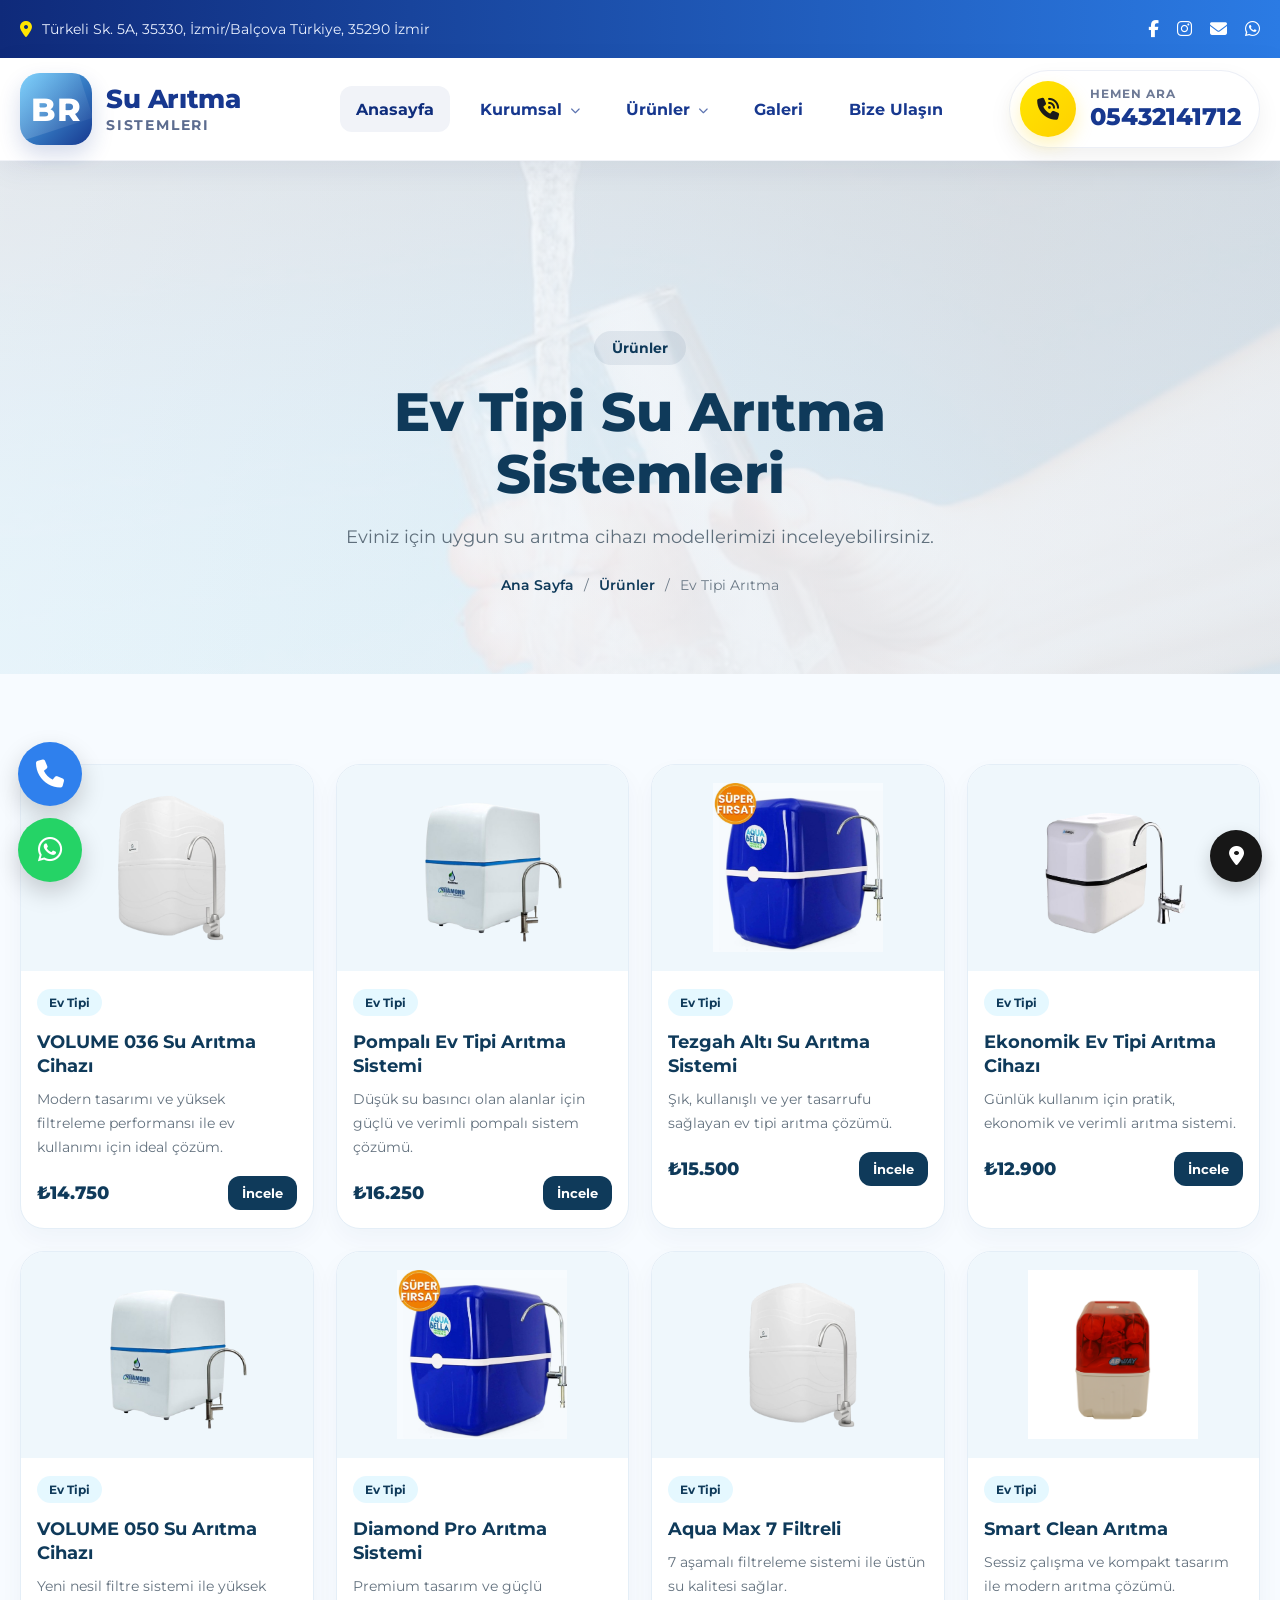
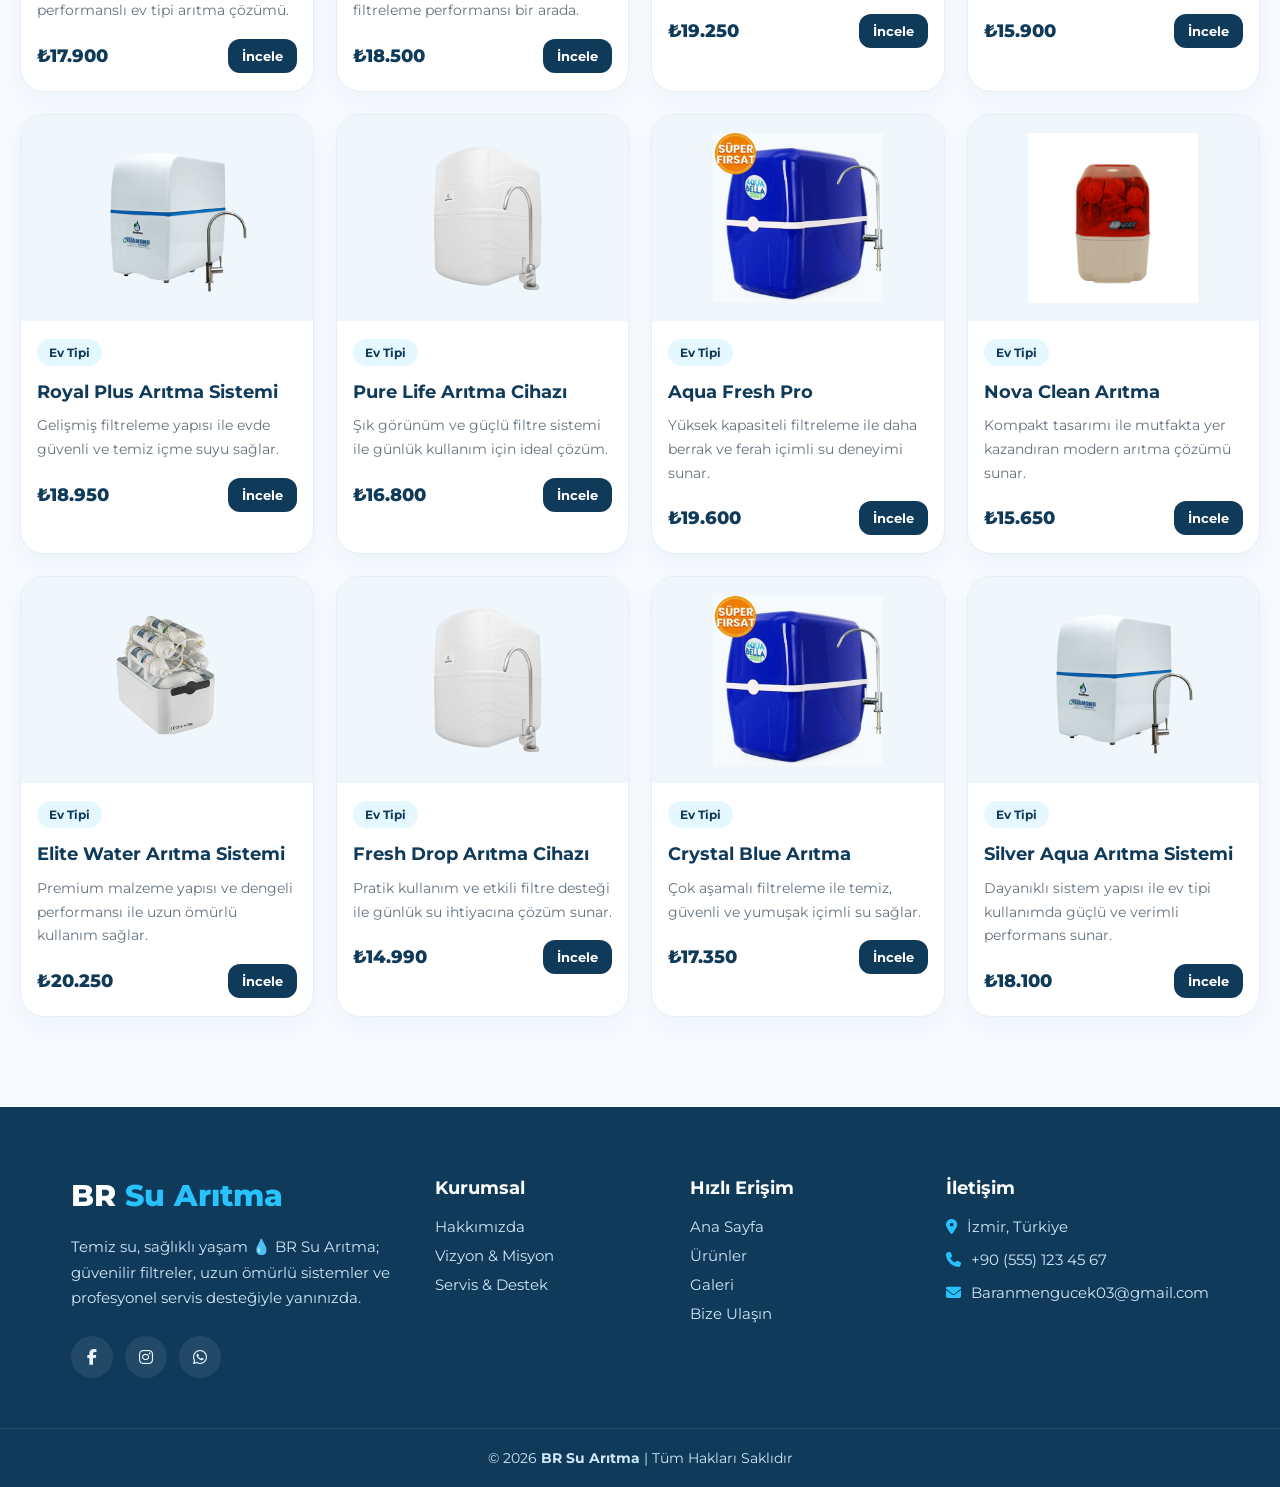
<file: evtipi.html>
﻿<!DOCTYPE html>
<html>
<head>
    <meta charset="utf-8" />
    <title></title>

    <link rel="stylesheet" href="style.css" />
    <link rel="stylesheet" href="footer.css" />

    <link rel="stylesheet"
          href="https://cdnjs.cloudflare.com/ajax/libs/font-awesome/6.5.2/css/all.min.css" />

    <!-- Google Font -->
    <link rel="preconnect" href="https://fonts.googleapis.com">
    <link rel="preconnect" href="https://fonts.gstatic.com" crossorigin>
    <link href="https://fonts.googleapis.com/css2?family=Montserrat:wght@400;500;600;700;800&display=swap" rel="stylesheet">
    <link rel="stylesheet" href="https://cdnjs.cloudflare.com/ajax/libs/font-awesome/6.5.2/css/all.min.css">
    <link rel="stylesheet" href="https://cdnjs.cloudflare.com/ajax/libs/font-awesome/6.5.2/css/all.min.css">
    <meta name="viewport" content="width=device-width, initial-scale=1.0">
    <meta name="format-detection" content="telephone=no">
   

    <style>
        /* EV TİPİ ÜRÜNLER SAYFASI */
        .evtipi-hero {
            padding: 170px 0 80px;
            position: relative;
            overflow: hidden;
            background: linear-gradient(rgba(245, 249, 253, 0.9), rgba(245, 249, 253, 0.92)), url("image/su5.jpg") center center / cover no-repeat;
        }

            .evtipi-hero::before {
                content: "";
                position: absolute;
                inset: 0;
                background: linear-gradient(90deg, rgba(255,255,255,0.18), rgba(15,58,90,0.05));
                z-index: 1;
            }

        .evtipi-hero-content {
            position: relative;
            z-index: 2;
            max-width: 760px;
            margin: 0 auto;
            text-align: center;
        }

        .evtipi-badge {
            display: inline-block;
            padding: 8px 18px;
            border-radius: 999px;
            background: rgba(15, 58, 90, 0.08);
            color: #0f3a5a;
            font-size: 14px;
            font-weight: 700;
            margin-bottom: 16px;
        }

        .evtipi-hero-content h1 {
            font-size: 54px;
            line-height: 1.15;
            color: #0f3a5a;
            margin-bottom: 16px;
            font-weight: 800;
        }

        .evtipi-hero-content p {
            font-size: 18px;
            line-height: 1.8;
            color: #5f6f7c;
            margin: 0 auto 22px;
            max-width: 680px;
        }

        .evtipi-breadcrumb {
            display: flex;
            justify-content: center;
            align-items: center;
            gap: 10px;
            flex-wrap: wrap;
            font-size: 14px;
            color: #6c7a87;
        }

            .evtipi-breadcrumb a {
                text-decoration: none;
                color: #0f3a5a;
                font-weight: 600;
            }

        .evtipi-products-section {
            padding: 90px 0;
            background: #f7fbff;
        }

        .evtipi-products-grid {
            display: grid;
            grid-template-columns: repeat(4, 1fr);
            gap: 22px;
        }

        .evtipi-product-card {
            background: #ffffff;
            border: 1px solid #e4eef7;
            border-radius: 24px;
            overflow: hidden;
            box-shadow: 0 10px 24px rgba(15, 58, 90, 0.04);
            transition: 0.3s ease;
        }

            .evtipi-product-card:hover {
                transform: translateY(-4px);
                box-shadow: 0 18px 34px rgba(15, 58, 90, 0.08);
            }

        .evtipi-product-image {
            background: #eff7fc;
            padding: 18px;
            display: flex;
            justify-content: center;
            align-items: center;
        }

            .evtipi-product-image img {
                width: 100%;
                max-width: 170px;
                height: 170px;
                object-fit: contain;
                display: block;
            }

        .evtipi-product-content {
            padding: 18px 16px;
        }

        .evtipi-product-badge {
            display: inline-block;
            padding: 6px 12px;
            border-radius: 999px;
            background: rgba(40, 195, 255, 0.12);
            color: #0f3a5a;
            font-size: 12px;
            font-weight: 700;
            margin-bottom: 14px;
        }

        .evtipi-product-content h3 {
            font-size: 18px;
            line-height: 1.35;
            color: #0f3a5a;
            margin-bottom: 10px;
            font-weight: 700;
        }

        .evtipi-product-content p {
            font-size: 14px;
            line-height: 1.7;
            color: #64727f;
            margin-bottom: 16px;
        }
        .evtipi-product-bottom {
            display: flex;
            align-items: center;
            justify-content: space-between;
            gap: 14px;
            flex-wrap: wrap;
        }

        .evtipi-price {
            font-size: 18px;
            font-weight: 800;
            color: #0f3a5a;
        }

        .evtipi-btn {
            text-decoration: none;
            padding: 9px 14px;
            border-radius: 12px;
            background: #0f3a5a;
            color: #ffffff;
            font-size: 13px;
            font-weight: 700;
            transition: 0.3s ease;
        }

            .evtipi-btn:hover {
                background: #1a5d89;
            }

        @media (max-width: 992px) {
            .evtipi-hero {
                padding: 150px 0 70px;
            }

            .evtipi-hero-content h1 {
                font-size: 42px;
            }

            .evtipi-products-section {
                padding: 70px 0;
            }

            .evtipi-products-grid {
                grid-template-columns: repeat(2, 1fr);
            }

            @media (max-width: 768px) {
                .evtipi-hero {
                    padding: 130px 0 55px;
                }

                .evtipi-badge {
                    font-size: 12px;
                    padding: 7px 14px;
                }

                .evtipi-hero-content h1 {
                    font-size: 32px;
                }

                .evtipi-hero-content p {
                    font-size: 14px;
                    line-height: 1.8;
                }

                .evtipi-products-section {
                    padding: 55px 0;
                }

                .evtipi-products-grid {
                    grid-template-columns: 1fr;
                }

                .evtipi-product-image {
                    padding: 20px;
                }

                    .evtipi-product-image img {
                        max-width: 180px;
                        height: 180px;
                    }

                .evtipi-product-content {
                    padding: 18px 16px;
                }

                    .evtipi-product-content h3 {
                        font-size: 18px;
                    }

                    .evtipi-product-content p {
                        font-size: 14px;
                        line-height: 1.7;
                    }

                .evtipi-price {
                    font-size: 18px;
                }

                .evtipi-btn {
                    padding: 9px 14px;
                    font-size: 13px;
                }
            }

            @media (max-width: 480px) {
                .evtipi-hero-content h1 {
                    font-size: 27px;
                }

                .evtipi-hero-content p {
                    font-size: 13.5px;
                }

                .evtipi-product-image img {
                    height: 190px;
                }

                .evtipi-product-content h3 {
                    font-size: 18px;
                }
            }
      </style>
</head>
<body>


    <!-- TOPBAR -->
    <div class="topbar">
        <div class="container topbar-container">
            <div class="topbar-left">
                <i class="fa-solid fa-location-dot"></i>

                <div class="topbar-marquee">
                    <div class="topbar-marquee-track">
                        <span>Türkeli Sk. 5A, 35330, İzmir/Balçova Türkiye, 35290 İzmir</span>
                    </div>
                </div>
            </div>

            <div class="topbar-right">

                <!-- Facebook -->
                <a href="https://www.facebook.com/104635771230108/" target="_blank">
                    <i class="fa-brands fa-facebook-f"></i>
                </a>

                <!-- Instagram -->
                <a href="https://www.instagram.com/br_su_artma_sistemleri" target="_blank">
                    <i class="fa-brands fa-instagram"></i>
                </a>

                <!-- Gmail -->
                <a href="mailto:Baranmengucek03@gmail.com">
                    <i class="fa-solid fa-envelope"></i>
                </a>

                <!-- WhatsApp -->
                <a href="https://wa.me/905432141712?text=Merhaba%20su%20arıtma%20sistemleri%20hakkında%20bilgi%20almak%20istiyorum" target="_blank">
                    <i class="fa-brands fa-whatsapp"></i>
                </a>

            </div>
        </div>
    </div>
    <!-- HEADER -->
    <header class="header">
        <div class="container header-container">

            <a href="#" class="logo">
                <div class="logo-icon">BR</div>

                <div class="logo-text">
                    <h2>Su Arıtma</h2>
                    <span>Sistemleri</span>
                </div>
            </a>

            <nav class="navbar" id="navbar">
                <a href="index.html" class="active">Anasayfa</a>

                <div class="dropdown">
                    <a href="#" class="dropdown-toggle">Kurumsal</a>
                    <div class="dropdown-menu">
                        <a href="hakkimizda.html">Hakkımızda</a>
                        <a href="vizyon.html">Vizyon & Misyon</a>
                        <a href="servis.html">Servis & Destek</a>
                    </div>
                </div>

                <div class="dropdown">
                    <a href="#" class="dropdown-toggle">Ürünler</a>
                    <div class="dropdown-menu">
                        <a href="evtipi.html">Ev Tipi Arıtma</a>
                        <a href="sanayitipi.html">Sanayi Tipi Arıtma</a>
                        <a href="yedekparca.html">Yedek Parçalar</a>

                    </div>
                </div>
                <a href="galeri.html">Galeri</a>
                <a href="bizeulas.html">Bize Ulaşın</a>
            </nav>

            <a href="tel:05432141712" class="header-phone">
                <span class="phone-icon">
                    <i class="fa-solid fa-phone-volume"></i>
                </span>
                <span class="phone-text">
                    <small>Hemen Ara</small>
                    05432141712
                </span>
            </a>

            <button class="menu-toggle" id="menu-toggle" aria-label="Menüyü Aç">
                <i class="fa-solid fa-bars"></i>
            </button>
        </div>
    </header>

    <!-- EV TİPİ HERO -->
    <section class="evtipi-hero">
        <div class="container">
            <div class="evtipi-hero-content">
                <span class="evtipi-badge">Ürünler</span>
                <h1>Ev Tipi Su Arıtma Sistemleri</h1>
                <p>
                    Eviniz için uygun su arıtma cihazı modellerimizi inceleyebilirsiniz.
                </p>

                <div class="evtipi-breadcrumb">
                    <a href="#">Ana Sayfa</a>
                    <span>/</span>
                    <a href="#">Ürünler</a>
                    <span>/</span>
                    <span>Ev Tipi Arıtma</span>
                </div>
            </div>
        </div>
    </section>

    <!-- ÜRÜN LİSTESİ -->
    <section class="evtipi-products-section">
        <div class="container">
            <div class="evtipi-products-grid">

                <!-- 1 -->
                <div class="evtipi-product-card">
                    <div class="evtipi-product-image">
                        <img src="image/aritma1.png">
                    </div>
                    <div class="evtipi-product-content">
                        <span class="evtipi-product-badge">Ev Tipi</span>
                        <h3>VOLUME 036 Su Arıtma Cihazı</h3>
                        <p>Modern tasarımı ve yüksek filtreleme performansı ile ev kullanımı için ideal çözüm.</p>
                        <div class="evtipi-product-bottom">
                            <span class="evtipi-price">₺14.750</span>
                            <a href="evtipidetay.html?id=volume-036-su-aritma-cihazi" class="evtipi-btn">İncele</a>
                        </div>
                    </div>
                </div>

                <!-- 2 -->
                <div class="evtipi-product-card">
                    <div class="evtipi-product-image">
                        <img src="image/aritma4.png">
                    </div>
                    <div class="evtipi-product-content">
                        <span class="evtipi-product-badge">Ev Tipi</span>
                        <h3>Pompalı Ev Tipi Arıtma Sistemi</h3>
                        <p>Düşük su basıncı olan alanlar için güçlü ve verimli pompalı sistem çözümü.</p>
                        <div class="evtipi-product-bottom">
                            <span class="evtipi-price">₺16.250</span>
                            <a href="evtipidetay.html?id=pompali-ev-tipi-aritma-sistemi" class="evtipi-btn">İncele</a>
                        </div>
                    </div>
                </div>

                <!-- 3 -->
                <div class="evtipi-product-card">
                    <div class="evtipi-product-image">
                        <img src="image/aritma2.png">
                    </div>
                    <div class="evtipi-product-content">
                        <span class="evtipi-product-badge">Ev Tipi</span>
                        <h3>Tezgah Altı Su Arıtma Sistemi</h3>
                        <p>Şık, kullanışlı ve yer tasarrufu sağlayan ev tipi arıtma çözümü.</p>
                        <div class="evtipi-product-bottom">
                            <span class="evtipi-price">₺15.500</span>
                            <a href="evtipidetay.html?id=tezgah-alti-su-aritma-sistemi" class="evtipi-btn">İncele</a>
                        </div>
                    </div>
                </div>

                <!-- 4 -->
                <div class="evtipi-product-card">
                    <div class="evtipi-product-image">
                        <img src="image/suaritmacihazi.png">
                    </div>
                    <div class="evtipi-product-content">
                        <span class="evtipi-product-badge">Ev Tipi</span>
                        <h3>Ekonomik Ev Tipi Arıtma Cihazı</h3>
                        <p>Günlük kullanım için pratik, ekonomik ve verimli arıtma sistemi.</p>
                        <div class="evtipi-product-bottom">
                            <span class="evtipi-price">₺12.900</span>
                            <a href="evtipidetay.html?id=ekonomik-ev-tipi-aritma-cihazi" class="evtipi-btn">İncele</a>
                        </div>
                    </div>
                </div>

                <!-- 5 -->
                <div class="evtipi-product-card">
                    <div class="evtipi-product-image">
                        <img src="image/aritma4.png">
                    </div>
                    <div class="evtipi-product-content">
                        <span class="evtipi-product-badge">Ev Tipi</span>
                        <h3>VOLUME 050 Su Arıtma Cihazı</h3>
                        <p>Yeni nesil filtre sistemi ile yüksek performanslı ev tipi arıtma çözümü.</p>
                        <div class="evtipi-product-bottom">
                            <span class="evtipi-price">₺17.900</span>
                            <a href="evtipidetay.html?id=volume-050" class="evtipi-btn">İncele</a>
                        </div>
                    </div>
                </div>

                <!-- 6 -->
                <div class="evtipi-product-card">
                    <div class="evtipi-product-image">
                        <img src="image/aritma2.png">
                    </div>
                    <div class="evtipi-product-content">
                        <span class="evtipi-product-badge">Ev Tipi</span>
                        <h3>Diamond Pro Arıtma Sistemi</h3>
                        <p>Premium tasarım ve güçlü filtreleme performansı bir arada.</p>
                        <div class="evtipi-product-bottom">
                            <span class="evtipi-price">₺18.500</span>
                            <a href="evtipidetay.html?id=diamond-pro" class="evtipi-btn">İncele</a>
                        </div>
                    </div>
                </div>

                <!-- 7 -->
                <div class="evtipi-product-card">
                    <div class="evtipi-product-image">
                        <img src="image/aritma1.png">
                    </div>
                    <div class="evtipi-product-content">
                        <span class="evtipi-product-badge">Ev Tipi</span>
                        <h3>Aqua Max 7 Filtreli</h3>
                        <p>7 aşamalı filtreleme sistemi ile üstün su kalitesi sağlar.</p>
                        <div class="evtipi-product-bottom">
                            <span class="evtipi-price">₺19.250</span>
                            <a href="evtipidetay.html?id=aqua-max-7" class="evtipi-btn">İncele</a>
                        </div>
                    </div>
                </div>

                <!-- 8 -->
                <div class="evtipi-product-card">
                    <div class="evtipi-product-image">
                        <img src="image/abway1.png">
                    </div>
                    <div class="evtipi-product-content">
                        <span class="evtipi-product-badge">Ev Tipi</span>
                        <h3>Smart Clean Arıtma</h3>
                        <p>Sessiz çalışma ve kompakt tasarım ile modern arıtma çözümü.</p>
                        <div class="evtipi-product-bottom">
                            <span class="evtipi-price">₺15.900</span>
                            <a href="evtipidetay.html?id=smart-clean" class="evtipi-btn">İncele</a>
                        </div>
                    </div>
                </div>


                <!-- 9 -->
                <div class="evtipi-product-card">
                    <div class="evtipi-product-image">
                        <img src="image/aritma4.png" alt="Royal Plus Arıtma">
                    </div>
                    <div class="evtipi-product-content">
                        <span class="evtipi-product-badge">Ev Tipi</span>
                        <h3>Royal Plus Arıtma Sistemi</h3>
                        <p>Gelişmiş filtreleme yapısı ile evde güvenli ve temiz içme suyu sağlar.</p>
                        <div class="evtipi-product-bottom">
                            <span class="evtipi-price">₺18.950</span>
                            <a href="evtipidetay.html?id=royal-plus" class="evtipi-btn">İncele</a>
                        </div>
                    </div>
                </div>

                <!-- 10 -->
                <div class="evtipi-product-card">
                    <div class="evtipi-product-image">
                        <img src="image/aritma1.png" alt="Pure Life Arıtma">
                    </div>
                    <div class="evtipi-product-content">
                        <span class="evtipi-product-badge">Ev Tipi</span>
                        <h3>Pure Life Arıtma Cihazı</h3>
                        <p>Şık görünüm ve güçlü filtre sistemi ile günlük kullanım için ideal çözüm.</p>
                        <div class="evtipi-product-bottom">
                            <span class="evtipi-price">₺16.800</span>
                            <a href="evtipidetay.html?id=pure-life" class="evtipi-btn">İncele</a>
                        </div>
                    </div>
                </div>

                <!-- 11 -->
                <div class="evtipi-product-card">
                    <div class="evtipi-product-image">
                        <img src="image/aritma2.png" alt="Aqua Fresh Pro">
                    </div>
                    <div class="evtipi-product-content">
                        <span class="evtipi-product-badge">Ev Tipi</span>
                        <h3>Aqua Fresh Pro</h3>
                        <p>Yüksek kapasiteli filtreleme ile daha berrak ve ferah içimli su deneyimi sunar.</p>
                        <div class="evtipi-product-bottom">
                            <span class="evtipi-price">₺19.600</span>
                            <a href="evtipidetay.html?id=aqua-fresh-pro" class="evtipi-btn">İncele</a>
                        </div>
                    </div>
                </div>

                <!-- 12 -->
                <div class="evtipi-product-card">
                    <div class="evtipi-product-image">
                        <img src="image/abway1.png" alt="Nova Clean">
                    </div>
                    <div class="evtipi-product-content">
                        <span class="evtipi-product-badge">Ev Tipi</span>
                        <h3>Nova Clean Arıtma</h3>
                        <p>Kompakt tasarımı ile mutfakta yer kazandıran modern arıtma çözümü sunar.</p>
                        <div class="evtipi-product-bottom">
                            <span class="evtipi-price">₺15.650</span>
                            <a href="evtipidetay.html?id=nova-clean" class="evtipi-btn">İncele</a>
                        </div>
                    </div>
                </div>

                <!-- 13 -->
                <div class="evtipi-product-card">
                    <div class="evtipi-product-image">
                        <img src="image/filtredegisim.png" alt="Elite Water">
                    </div>
                    <div class="evtipi-product-content">
                        <span class="evtipi-product-badge">Ev Tipi</span>
                        <h3>Elite Water Arıtma Sistemi</h3>
                        <p>Premium malzeme yapısı ve dengeli performansı ile uzun ömürlü kullanım sağlar.</p>
                        <div class="evtipi-product-bottom">
                            <span class="evtipi-price">₺20.250</span>
                            <a href="evtipidetay.html?id=elite-water" class="evtipi-btn">İncele</a>
                        </div>
                    </div>
                </div>

                <!-- 14 -->
                <div class="evtipi-product-card">
                    <div class="evtipi-product-image">
                        <img src="image/aritma1.png" alt="Fresh Drop">
                    </div>
                    <div class="evtipi-product-content">
                        <span class="evtipi-product-badge">Ev Tipi</span>
                        <h3>Fresh Drop Arıtma Cihazı</h3>
                        <p>Pratik kullanım ve etkili filtre desteği ile günlük su ihtiyacına çözüm sunar.</p>
                        <div class="evtipi-product-bottom">
                            <span class="evtipi-price">₺14.990</span>
                            <a href="evtipidetay.html?id=fresh-drop" class="evtipi-btn">İncele</a>
                        </div>
                    </div>
                </div>

                <!-- 15 -->
                <div class="evtipi-product-card">
                    <div class="evtipi-product-image">
                        <img src="image/aritma2.png" alt="Crystal Blue">
                    </div>
                    <div class="evtipi-product-content">
                        <span class="evtipi-product-badge">Ev Tipi</span>
                        <h3>Crystal Blue Arıtma</h3>
                        <p>Çok aşamalı filtreleme ile temiz, güvenli ve yumuşak içimli su sağlar.</p>
                        <div class="evtipi-product-bottom">
                            <span class="evtipi-price">₺17.350</span>
                            <a href="evtipidetay.html?id=crystal-blue" class="evtipi-btn">İncele</a>
                        </div>
                    </div>
                </div>

                <!-- 16 -->
                <div class="evtipi-product-card">
                    <div class="evtipi-product-image">
                        <img src="image/aritma4.png" alt="Silver Aqua">
                    </div>
                    <div class="evtipi-product-content">
                        <span class="evtipi-product-badge">Ev Tipi</span>
                        <h3>Silver Aqua Arıtma Sistemi</h3>
                        <p>Dayanıklı sistem yapısı ile ev tipi kullanımda güçlü ve verimli performans sunar.</p>
                        <div class="evtipi-product-bottom">
                            <span class="evtipi-price">₺18.100</span>
                            <a href="evtipidetay.html?id=silver-aqua" class="evtipi-btn">İncele</a>
                        </div>
                    </div>
                </div>

            </div>
        </div>
    </section>


    <!-- FIXED CONTACT BUTTONS -->
    <div class="fixed-contact-left">

        <!-- Telefon -->
        <a href="tel:+905432141712" class="contact-btn phone-btn" aria-label="Telefon">
            <i class="fa-solid fa-phone"></i>
        </a>

        <!-- WhatsApp -->
        <a href="https://wa.me/905432141712?text=Merhaba%20BR%20Su%20Arıtma%20Sistemleri%20hakkında%20bilgi%20almak%20istiyorum."
           target="_blank"
           class="contact-btn whatsapp-btn"
           aria-label="WhatsApp">
            <i class="fa-brands fa-whatsapp"></i>
        </a>

    </div>
    <div class="fixed-contact-right">

        <a href="https://www.google.com/maps?q=Türkeli+Sk+5A+Balçova+İzmir+Türkiye"
           target="_blank"
           class="mini-btn"
           aria-label="Konum">

            <i class="fa-solid fa-location-dot"></i>

        </a>

    </div>


    <footer class="footer">
        <div class="container footer-grid">

            <!-- Logo ve açıklama -->
            <div class="footer-about">
                <div class="footer-logo">
                    BR <span>Su Arıtma</span>
                </div>

                <p>
                    Temiz su, sağlıklı yaşam 💧 BR Su Arıtma; güvenilir filtreler,
                    uzun ömürlü sistemler ve profesyonel servis desteğiyle yanınızda.
                </p>
                <div class="footer-social">

                    <!-- Facebook -->
                    <a href="https://facebook.com/brsuaritma" target="_blank">
                        <i class="fa-brands fa-facebook-f"></i>
                    </a>

                    <!-- Instagram -->
                    <a href="https://instagram.com/brsuaritma" target="_blank">
                        <i class="fa-brands fa-instagram"></i>
                    </a>

                    <!-- WhatsApp -->
                    <a href="https://wa.me/905551234567" target="_blank">
                        <i class="fa-brands fa-whatsapp"></i>
                    </a>

                </div>
            </div>

            <!-- Kurumsal -->
            <div class="footer-links">
                <h3>Kurumsal</h3>
                <ul>
                    <li><a href="#">Hakkımızda</a></li>
                    <li><a href="#">Vizyon & Misyon</a></li>
                    <li><a href="#">Servis & Destek</a></li>


                </ul>
            </div>

            <!-- Hızlı erişim -->
            <div class="footer-links">
                <h3>Hızlı Erişim</h3>
                <ul>
                    <li><a href="#">Ana Sayfa</a></li>
                    <li><a href="#">Ürünler</a></li>
                    <li><a href="#">Galeri</a></li>
                    <li><a href="#">Bize Ulaşın</a></li>

                </ul>
            </div>

            <!-- İletişim -->
            <div class="footer-contact">
                <h3>İletişim</h3>

                <p>
                    <i class="fa-solid fa-location-dot"></i>
                    İzmir, Türkiye
                </p>

                <p>
                    <i class="fa-solid fa-phone"></i>
                    +90 (555) 123 45 67
                </p>

                <p>
                    <i class="fa-solid fa-envelope"></i>
                    Baranmengucek03@gmail.com
                </p>
            </div>

        </div>

        <div class="footer-bottom">
            © 2026 <strong>BR Su Arıtma</strong> | Tüm Hakları Saklıdır
        </div>
    </footer>

    <script>
        const menuToggle = document.getElementById("menu-toggle");
        const navbar = document.getElementById("navbar");
        const dropdownToggles = document.querySelectorAll(".dropdown-toggle");

        menuToggle.addEventListener("click", () => {
            navbar.classList.toggle("active");
        });

        dropdownToggles.forEach(toggle => {
            toggle.addEventListener("click", function (e) {
                if (window.innerWidth <= 992) {
                    e.preventDefault();

                    const parentDropdown = this.parentElement;

                    document.querySelectorAll(".dropdown").forEach(drop => {
                        if (drop !== parentDropdown) {
                            drop.classList.remove("active");
                        }
                    });

                    parentDropdown.classList.toggle("active");
                }
            });
        });

        window.addEventListener("resize", () => {
            if (window.innerWidth > 992) {
                document.querySelectorAll(".dropdown").forEach(drop => {
                    drop.classList.remove("active");
                });
                navbar.classList.remove("active");
            }
        });
    </script>

</body>

</html>
</file>
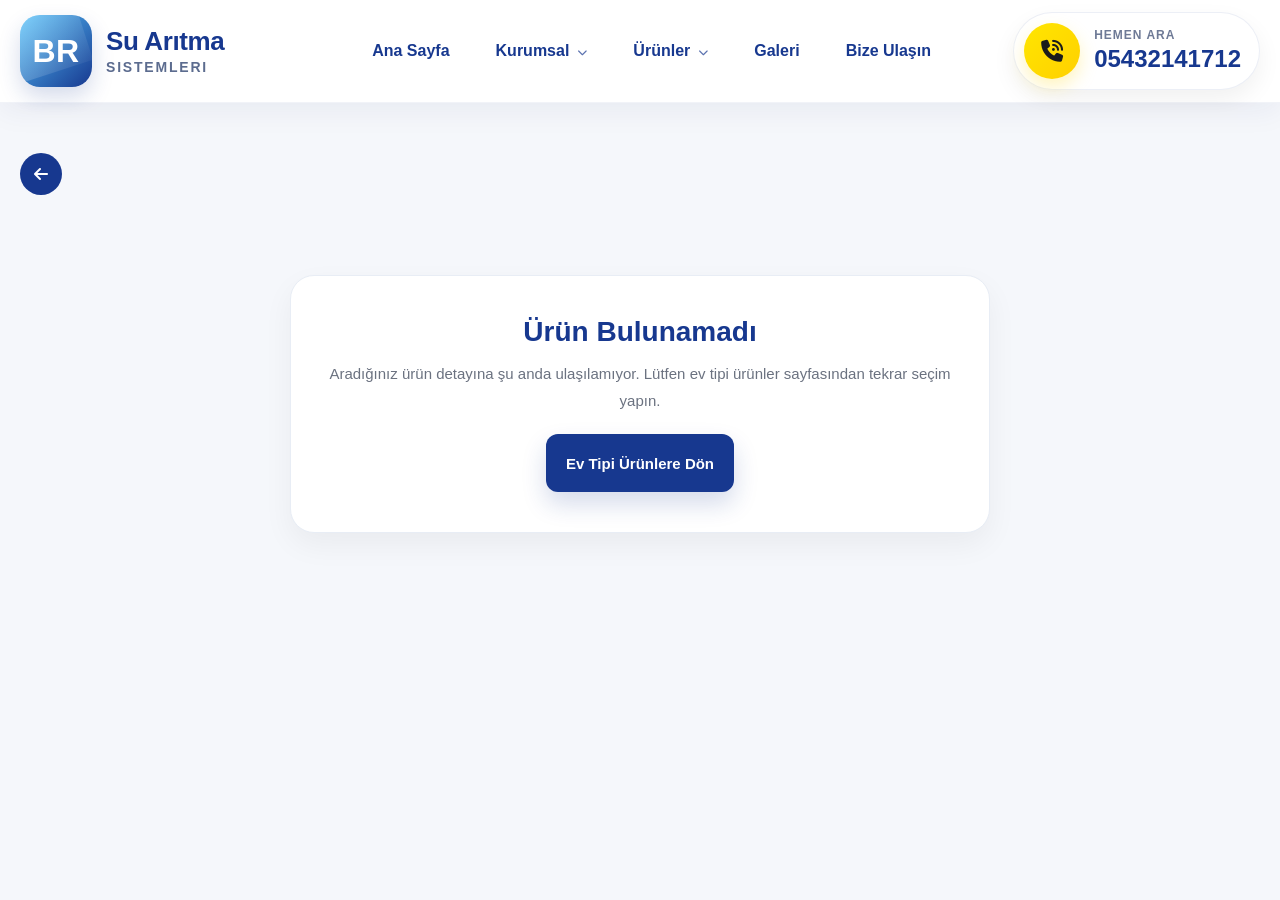
<file: evtipidetay.html>
﻿<!DOCTYPE html>
<html>
<head>
    <meta charset="utf-8" />
    <title></title>
    <link rel="stylesheet"
          href="https://cdnjs.cloudflare.com/ajax/libs/font-awesome/6.5.2/css/all.min.css">
    <link rel="stylesheet" href="style.css" />
   
    <meta name="viewport" content="width=device-width, initial-scale=1.0">
    <link rel="preconnect" href="https://fonts.googleapis.com">
    <link rel="preconnect" href="https://fonts.gstatic.com" crossorigin>
    <link href="https://fonts.googleapis.com/css2?family=Montserrat:wght@400;500;600;700;800&display=swap" rel="stylesheet">
    <link rel="stylesheet" href="https://cdnjs.cloudflare.com/ajax/libs/font-awesome/6.5.2/css/all.min.css">
    <link rel="stylesheet" href="https://cdnjs.cloudflare.com/ajax/libs/font-awesome/6.5.2/css/all.min.css">
    <meta name="format-detection" content="telephone=no">


    <style>

        * {
            margin: 0;
            padding: 0;
            box-sizing: border-box;
        }

        body {
            font-family: Arial, Helvetica, sans-serif;
            background: #f5f7fb;
            color: #1f2937;
        }

        a {
            text-decoration: none;
        }

        img {
            display: block;
            max-width: 100%;
        }

        .detail-container {
            width: 100%;
            max-width: 1200px;
            margin: 0 auto;
            padding: 0 20px;
        }

        .topbar {
            background: #fff;
            border-bottom: 1px solid #e8edf5;
            position: sticky;
            top: 0;
            z-index: 100;
        }

        .topbar-inner {
            min-height: 78px;
            display: flex;
            align-items: center;
            justify-content: space-between;
            gap: 20px;
        }

        .brand {
            display: flex;
            align-items: center;
            gap: 14px;
        }

        .brand-logo {
            width: 54px;
            height: 54px;
            border-radius: 16px;
            background: linear-gradient(135deg,#58b5ff,#17388f);
            display: flex;
            align-items: center;
            justify-content: center;
            color: #fff;
            font-weight: 800;
            font-size: 22px;
        }

        .brand-text h2 {
            font-size: 20px;
            color: #17388f;
            margin-bottom: 3px;
        }

        .brand-text p {
            font-size: 13px;
            color: #6b7280;
        }

        .back-btn {
            display: inline-flex;
            align-items: center;
            justify-content: center;
            padding: 12px 18px;
            border-radius: 12px;
            background: #17388f;
            color: #fff;
            font-size: 14px;
            font-weight: 700;
            transition: .3s;
        }

            .back-btn:hover {
                background: #0f2d7c;
            }

        .detail-page {
            padding: 50px 0 80px;
        }

        .detail-layout {
            display: grid;
            grid-template-columns: 1.05fr 1fr;
            gap: 30px;
            align-items: start;
        }

        .gallery-card,
        .content-card,
        .info-card {
            background: #fff;
            border: 1px solid #e8edf5;
            border-radius: 24px;
            box-shadow: 0 12px 30px rgba(0,0,0,.05);
        }

        .gallery-card {
            padding: 22px;
        }

        .main-image {
            width: 100%;
            height: 500px;
            background: #f8fbff;
            border-radius: 18px;
            display: flex;
            align-items: center;
            justify-content: center;
            padding: 20px;
            overflow: hidden;
        }

            .main-image img {
                max-width: 100%;
                max-height: 100%;
                object-fit: contain;
            }

        .thumbs {
            margin-top: 16px;
            display: grid;
            grid-template-columns: repeat(4,1fr);
            gap: 10px;
        }

        .thumb {
            height: 90px;
            border: 1px solid #e8edf5;
            border-radius: 14px;
            background: #f8fbff;
            display: flex;
            align-items: center;
            justify-content: center;
            padding: 10px;
            cursor: pointer;
            transition: .25s;
        }

            .thumb img {
                max-width: 100%;
                max-height: 100%;
                object-fit: contain;
            }

            .thumb.active,
            .thumb:hover {
                border-color: #17388f;
                box-shadow: 0 8px 18px rgba(23,56,143,.12);
            }

        .content-card {
            padding: 30px;
        }

        .badge {
            display: inline-block;
            padding: 7px 14px;
            border-radius: 999px;
            background: #eaf1ff;
            color: #17388f;
            font-size: 13px;
            font-weight: 700;
            margin-bottom: 14px;
        }

        .product-title {
            font-size: 38px;
            line-height: 1.2;
            color: #17388f;
            margin-bottom: 14px;
        }

        .product-short {
            font-size: 16px;
            line-height: 1.8;
            color: #6b7280;
            margin-bottom: 20px;
        }

        .price-row {
            display: flex;
            align-items: center;
            gap: 14px;
            flex-wrap: wrap;
            margin-bottom: 22px;
        }

        .price {
            font-size: 34px;
            font-weight: 800;
            color: #111827;
        }

        .stock {
            display: inline-flex;
            align-items: center;
            justify-content: center;
            padding: 8px 14px;
            border-radius: 999px;
            background: #eefaf1;
            color: #15803d;
            font-size: 13px;
            font-weight: 700;
        }

        .action-row {
            display: flex;
            gap: 12px;
            flex-wrap: wrap;
            margin-bottom: 24px;
        }

        .btn {
            display: inline-flex;
            align-items: center;
            justify-content: center;
            min-width: 170px;
            padding: 14px 20px;
            border-radius: 12px;
            font-size: 15px;
            font-weight: 700;
            transition: .3s;
        }

        .btn-primary {
            background: #17388f;
            color: #fff;
        }

            .btn-primary:hover {
                background: #0f2d7c;
            }

        .btn-light {
            background: #f3f6fc;
            color: #17388f;
            border: 1px solid #dfe7f5;
        }

            .btn-light:hover {
                background: #eaf1ff;
            }

        .mini-grid {
            display: grid;
            grid-template-columns: repeat(2,1fr);
            gap: 12px;
        }

        .mini-box {
            background: #f8fbff;
            border: 1px solid #e8edf5;
            border-radius: 16px;
            padding: 16px;
        }

            .mini-box h4 {
                font-size: 14px;
                color: #17388f;
                margin-bottom: 6px;
            }

            .mini-box p {
                font-size: 13px;
                line-height: 1.6;
                color: #6b7280;
            }

        .bottom-area {
            margin-top: 30px;
            display: grid;
            grid-template-columns: 1.1fr .9fr;
            gap: 30px;
        }

        .info-card {
            padding: 28px;
        }

        .section-head {
            font-size: 24px;
            color: #17388f;
            margin-bottom: 18px;
        }

        .description {
            font-size: 15px;
            line-height: 1.85;
            color: #4b5563;
            margin-bottom: 18px;
        }

        .feature-list {
            display: grid;
            gap: 12px;
        }

            .feature-list li {
                list-style: none;
                background: #f8fbff;
                border: 1px solid #e8edf5;
                border-radius: 14px;
                padding: 14px 16px;
                font-size: 14px;
                line-height: 1.7;
                color: #4b5563;
            }

        .spec-list {
            display: grid;
            gap: 10px;
        }

        .spec-item {
            display: flex;
            justify-content: space-between;
            gap: 20px;
            border-bottom: 1px solid #edf1f7;
            padding: 13px 0;
        }

            .spec-item:last-child {
                border-bottom: none;
            }

        .spec-label {
            font-size: 14px;
            color: #6b7280;
            font-weight: 600;
        }

        .spec-value {
            font-size: 14px;
            color: #111827;
            font-weight: 700;
            text-align: right;
        }

        .not-found {
            max-width: 700px;
            margin: 80px auto;
            background: #fff;
            border: 1px solid #e8edf5;
            border-radius: 24px;
            box-shadow: 0 12px 30px rgba(0,0,0,.05);
            padding: 40px 25px;
            text-align: center;
        }

            .not-found h2 {
                font-size: 28px;
                color: #17388f;
                margin-bottom: 12px;
            }

            .not-found p {
                font-size: 15px;
                color: #6b7280;
                line-height: 1.8;
                margin-bottom: 20px;
            }

        @media (max-width: 992px) {
            .detail-layout,
            .bottom-area {
                grid-template-columns: 1fr;
            }

            .main-image {
                height: 420px;
            }

            .product-title {
                font-size: 30px;
            }
        }

        @media (max-width: 768px) {
            .topbar-inner {
                flex-direction: column;
                align-items: flex-start;
                justify-content: center;
                padding: 8px 0;
                margin-top: -20px;
            }

            .back-btn {
                display: inline-flex;
                align-items: center;
                justify-content: center;
                padding: 12px 10px;
                font-size: 15px;
                border-radius: 9px;
                background: #17388f;
                color: #fff;
                margin-top: 15px;
                margin-bottom: 10px;
                margin-left: 15px;
            }

            .detail-page {
                padding: 30px 0 60px;
            }

            .gallery-card,
            .content-card,
            .info-card {
                border-radius: 18px;
                padding: 18px;
            }

            .main-image {
                height: 300px;
                border-radius: 14px;
            }

            .thumbs {
                gap: 8px;
            }

            .thumb {
                height: 70px;
                border-radius: 12px;
            }

            .product-title {
                font-size: 24px;
            }

            .product-short {
                font-size: 14px;
            }

            .price {
                font-size: 26px;
            }

            .action-row {
                flex-direction: column;
            }

            .btn {
                width: 100%;
                min-width: auto;
            }

            .mini-grid {
                grid-template-columns: 1fr;
            }

            .section-head {
                font-size: 20px;
            }

            .description {
                font-size: 14px;
            }


            .brand-logo {
                width: 48px;
                height: 48px;
                font-size: 20px;
                margin-top: 12px;
            }

            .brand-text h2 {
                font-size: 18px;
                margin-top: 12px;
            }
        }

        @media (max-width: 480px) {
            .container {
                padding: 0 14px;
            }


            .brand-logo {
                width: 48px;
                height: 48px;
                font-size: 20px;
                margin-top: 7px;
            }

            .brand-text h2 {
                font-size: 18px;
                margin-top: 7px;
            }

            .main-image {
                height: 240px;
            }

            .thumb {
                height: 62px;
            }

            .product-title {
                font-size: 21px;
            }

            .price {
                font-size: 23px;
            }

            .spec-item {
                flex-direction: column;
                gap: 6px;
            }

            .spec-value {
                text-align: left;
            }
        }


        .detail-back {
            margin-bottom: 16px;
        }

        .back-btn {
            display: inline-flex;
            align-items: center;
            justify-content: center;
            width: 42px;
            height: 42px;
            border-radius: 50%;
            background: #17388f;
            color: #fff;
            font-size: 16px;
            transition: 0.3s;
            margin-left: 20px;
        }

            .back-btn:hover {
                background: #0f2d7c;
                transform: translateY(-2px);
            }
    </style>

</head>
<body>
    <!-- HEADER -->
    <header class="header">
        <div class="container header-container">

            <a href="#" class="logo">
                <div class="logo-icon">BR</div>

                <div class="logo-text">
                    <h2>Su Arıtma</h2>
                    <span>Sistemleri</span>
                </div>
            </a>

            <nav class="navbar" id="navbar">

                <a href="index.html">Ana Sayfa</a>
                <div class="dropdown">
                    <a href="#" class="dropdown-toggle">Kurumsal</a>
                    <div class="dropdown-menu">
                        <a href="hakkimizda.html">Hakkımızda</a>
                        <a href="vizyon.html">Vizyon & Misyon</a>
                        <a href="servis.html">Servis & Destek</a>
                    </div>
                </div>

                <div class="dropdown">
                    <a href="#" class="dropdown-toggle">Ürünler</a>
                    <div class="dropdown-menu">
                        <a href="evtipi.html">Ev Tipi Arıtma</a>
                        <a href="sanayitipi.html">Sanayi Tipi Arıtma</a>
                        <a href="yedekparca.html">Yedek Parçalar</a>

                    </div>
                </div>
                <a href="galeri.html">Galeri</a>
                <a href="bizeulas.html">Bize Ulaşın</a>
            </nav>

            <a href="tel:05432141712" class="header-phone">
                <span class="phone-icon">
                    <i class="fa-solid fa-phone-volume"></i>
                </span>
                <span class="phone-text">
                    <small>Hemen Ara</small>
                    05432141712
                </span>
            </a>

            <button class="menu-toggle" id="menu-toggle" aria-label="Menüyü Aç">
                <i class="fa-solid fa-bars"></i>
            </button>
        </div>
    </header>

    <main class="detail-page">

        <div class="detail-back">
            <a href="evtipi.html" class="back-btn">
                <i class="fa-solid fa-arrow-left"></i>
            </a>
        </div>

        <div class="detail-container" id="productContainer"></div>


    </main>






    <script>
        const menuToggle = document.getElementById("menu-toggle");
        const navbar = document.getElementById("navbar");
        const dropdownToggles = document.querySelectorAll(".dropdown-toggle");

        menuToggle.addEventListener("click", () => {
            navbar.classList.toggle("active");
        });

        dropdownToggles.forEach(toggle => {
            toggle.addEventListener("click", function (e) {
                if (window.innerWidth <= 992) {
                    e.preventDefault();

                    const parentDropdown = this.parentElement;

                    document.querySelectorAll(".dropdown").forEach(drop => {
                        if (drop !== parentDropdown) {
                            drop.classList.remove("active");
                        }
                    });

                    parentDropdown.classList.toggle("active");
                }
            });
        });

        window.addEventListener("resize", () => {
            if (window.innerWidth > 992) {
                document.querySelectorAll(".dropdown").forEach(drop => {
                    drop.classList.remove("active");
                });
                navbar.classList.remove("active");
            }
        });
    </script>

    <script>
        const products = {
            "volume-036-su-aritma-cihazi": {
                name: "VOLUME 036 Su Arıtma Cihazı",
                category: "Ev Tipi",
                price: "₺14.750",
                stock: "Stokta Mevcut",
                shortText: "Modern tasarımı ve yüksek filtreleme performansı ile ev kullanımı için ideal çözüm.",
                description: "VOLUME 036 Su Arıtma Cihazı, ev kullanımı için geliştirilmiş modern ve yüksek performanslı bir su arıtma sistemidir. Çok aşamalı filtreleme yapısı sayesinde suyun kalitesini artırmaya yardımcı olur, kötü koku ve tortu oluşumunu azaltır. Şık tasarımı, pratik kullanımı ve güvenilir performansı ile günlük içme suyu ihtiyacına etkili bir çözüm sunar.",
                whatsapp: "905432141712",
                images: [
                    "image/aritma1.png",
                    "image/aritma1.png",
                    "image/aritma1.png",
                    "image/aritma1.png"
                ],
                features: [
                    "Modern ve şık tasarım",
                    "Yüksek filtreleme performansı",
                    "Ev kullanımı için ideal yapı",
                    "Kolay bakım ve filtre değişimi",
                    "Günlük kullanım için verimli çözüm"
                ],
                specs: {
                    "Kullanım Alanı": "Ev / Mutfak",
                    "Sistem Tipi": "Ev Tipi",
                    "Filtreleme": "Çok Aşamalı",
                    "Garanti": "2 Yıl",
                    "Montaj": "Profesyonel Kurulum"
                }
            },

            "pompali-ev-tipi-aritma-sistemi": {
                name: "Pompalı Ev Tipi Arıtma Sistemi",
                category: "Ev Tipi",
                price: "₺16.250",
                stock: "Stokta Mevcut",
                shortText: "Düşük su basıncı olan alanlar için güçlü ve verimli pompalı sistem çözümü.",
                description: "Pompalı Ev Tipi Arıtma Sistemi, düşük su basıncına sahip alanlarda daha dengeli ve güçlü su akışı sağlamak için tasarlanmıştır. Güçlü pompa desteği sayesinde sistem performansı korunur ve arıtma süreci daha verimli hale gelir. Basınç problemi yaşayan evler için güvenilir ve etkili bir çözümdür.",
                whatsapp: "905432141712",
                images: [
                    "image/aritma4.png",
                    "image/aritma4.png",
                    "image/aritma4.png",
                    "image/aritma4.png"
                ],
                features: [
                    "Düşük su basıncı için uygundur",
                    "Güçlü pompa desteği",
                    "Daha dengeli su akışı sağlar",
                    "Yüksek performanslı çalışma",
                    "Ev kullanımı için ideal çözüm"
                ],
                specs: {
                    "Kullanım Alanı": "Ev",
                    "Sistem Tipi": "Pompalı Ev Tipi",
                    "Pompa": "Var",
                    "Garanti": "2 Yıl",
                    "Servis": "Mevcut"
                }
            },

            "tezgah-alti-su-aritma-sistemi": {
                name: "Tezgah Altı Su Arıtma Sistemi",
                category: "Ev Tipi",
                price: "₺15.500",
                stock: "Stokta Mevcut",
                shortText: "Şık, kullanışlı ve yer tasarrufu sağlayan ev tipi arıtma çözümü.",
                description: "Tezgah Altı Su Arıtma Sistemi, mutfakta fazla yer kaplamadan etkili su arıtma sağlayan kompakt bir modeldir. Şık görünümü, kullanım kolaylığı ve güçlü filtreleme yapısı sayesinde modern mutfaklar için oldukça uygundur. Günlük içme suyu ihtiyacı için temiz, güvenli ve pratik bir çözüm sunar.",
                whatsapp: "905432141712",
                images: [
                    "image/aritma2.png",
                    "image/aritma2.png",
                    "image/aritma2.png",
                    "image/aritma2.png"
                ],
                features: [
                    "Yer tasarruflu kompakt yapı",
                    "Mutfak kullanımı için ideal",
                    "Şık ve modern görünüm",
                    "Kolay kullanım ve bakım",
                    "Etkili çok aşamalı filtreleme"
                ],
                specs: {
                    "Kullanım Alanı": "Ev / Mutfak",
                    "Sistem Tipi": "Tezgah Altı",
                    "Filtreleme": "Çok Aşamalı",
                    "Garanti": "2 Yıl",
                    "Montaj": "Profesyonel Kurulum"
                }
            },

            "ekonomik-ev-tipi-aritma-cihazi": {
                name: "Ekonomik Ev Tipi Arıtma Cihazı",
                category: "Ev Tipi",
                price: "₺12.900",
                stock: "Stokta Mevcut",
                shortText: "Günlük kullanım için pratik, ekonomik ve verimli arıtma sistemi.",
                description: "Ekonomik Ev Tipi Arıtma Cihazı, bütçe dostu yapısıyla günlük kullanımda temiz ve güvenli içme suyu elde etmek isteyenler için geliştirilmiştir. Pratik kullanımı, kompakt tasarımı ve yeterli filtreleme performansı ile hem ekonomik hem de işlevsel bir çözüm sunar.",
                whatsapp: "905432141712",
                images: [
                    "image/suaritmacihazi.png",
                    "image/suaritmacihazi.png",
                    "image/suaritmacihazi.png",
                    "image/suaritmacihazi.png"
                ],
                features: [
                    "Ekonomik fiyat avantajı",
                    "Pratik ve kolay kullanım",
                    "Ev tipi kullanım için uygundur",
                    "Kompakt ve verimli yapı",
                    "Günlük kullanım için ideal"
                ],
                specs: {
                    "Kullanım Alanı": "Ev",
                    "Sistem Tipi": "Ev Tipi",
                    "Filtreleme": "Standart Çok Aşamalı",
                    "Garanti": "2 Yıl",
                    "Servis": "Destek Mevcut"
                }
            },

            "volume-050": {
                name: "VOLUME 050 Su Arıtma Cihazı",
                category: "Ev Tipi",
                price: "₺17.900",
                stock: "Stokta Mevcut",
                shortText: "Yeni nesil filtre sistemi ile yüksek performanslı ev tipi arıtma çözümü.",
                description: "VOLUME 050 Su Arıtma Cihazı, yeni nesil filtreleme teknolojisi ile ev kullanımı için geliştirilmiş güçlü ve verimli bir arıtma sistemidir.",
                whatsapp: "905432141712",
                images: [
                    "image/aritma4.png",
                    "image/aritma4.png",
                    "image/aritma4.png",
                    "image/aritma4.png"
                ],
                features: [
                    "Yeni nesil filtre sistemi",
                    "Yüksek performanslı arıtma",
                    "Ev kullanımı için ideal tasarım",
                    "Kolay bakım ve kullanım",
                    "Güvenilir ve verimli çalışma"
                ],
                specs: {
                    "Kullanım Alanı": "Ev / Mutfak",
                    "Sistem Tipi": "Ev Tipi",
                    "Filtreleme": "Çok Aşamalı",
                    "Garanti": "2 Yıl",
                    "Montaj": "Profesyonel Kurulum"
                }
            },

            "diamond-pro": {
                name: "Diamond Pro Arıtma Sistemi",
                category: "Ev Tipi",
                price: "₺18.500",
                stock: "Stokta Mevcut",
                shortText: "Premium tasarım ve güçlü filtreleme performansı bir arada.",
                description: "Diamond Pro Arıtma Sistemi, premium görünümü ve güçlü filtreleme performansı ile üst segment ev tipi su arıtma çözümleri arasında yer alır.",
                whatsapp: "905432141712",
                images: [
                    "image/aritma2.png",
                    "image/aritma2.png",
                    "image/aritma2.png",
                    "image/aritma2.png"
                ],
                features: [
                    "Premium ve şık tasarım",
                    "Güçlü filtreleme performansı",
                    "Modern mutfaklara uyumlu yapı",
                    "Kolay kullanım ve bakım",
                    "Uzun ömürlü sistem yapısı"
                ],
                specs: {
                    "Kullanım Alanı": "Ev / Mutfak",
                    "Sistem Tipi": "Premium Ev Tipi",
                    "Filtreleme": "Çok Aşamalı",
                    "Garanti": "2 Yıl",
                    "Servis": "Mevcut"
                }
            },

            "aqua-max-7": {
                name: "Aqua Max 7 Filtreli",
                category: "Ev Tipi",
                price: "₺19.250",
                stock: "Stokta Mevcut",
                shortText: "7 aşamalı filtreleme sistemi ile üstün su kalitesi sağlar.",
                description: "Aqua Max 7 Filtreli Su Arıtma Sistemi, 7 aşamalı filtreleme yapısı sayesinde daha temiz ve güvenli içme suyu elde edilmesine yardımcı olur.",
                whatsapp: "905432141712",
                images: [
                    "image/aritma1.png",
                    "image/aritma1.png",
                    "image/aritma1.png",
                    "image/aritma1.png"
                ],
                features: [
                    "7 aşamalı filtreleme sistemi",
                    "Üstün su kalitesi sağlar",
                    "Yüksek performanslı yapı",
                    "Günlük kullanıma uygun",
                    "Kolay bakım ve filtre değişimi"
                ],
                specs: {
                    "Kullanım Alanı": "Ev / Mutfak",
                    "Sistem Tipi": "7 Filtreli Ev Tipi",
                    "Filtreleme": "7 Aşamalı",
                    "Garanti": "2 Yıl",
                    "Montaj": "Profesyonel Kurulum"
                }
            },

            "smart-clean": {
                name: "Smart Clean Arıtma",
                category: "Ev Tipi",
                price: "₺15.900",
                stock: "Stokta Mevcut",
                shortText: "Sessiz çalışma ve kompakt tasarım ile modern arıtma çözümü.",
                description: "Smart Clean Arıtma, sessiz çalışma özelliği ve kompakt tasarımı ile modern yaşam alanları için geliştirilmiş kullanışlı bir ev tipi su arıtma sistemidir.",
                whatsapp: "905432141712",
                images: [
                    "image/abway1.png",
                    "image/abway1.png",
                    "image/abway1.png",
                    "image/abway1.png"
                ],
                features: [
                    "Sessiz çalışma özelliği",
                    "Kompakt ve modern tasarım",
                    "Yer tasarrufu sağlayan yapı",
                    "Kolay kullanım ve bakım",
                    "Etkili filtreleme performansı"
                ],
                specs: {
                    "Kullanım Alanı": "Ev / Mutfak",
                    "Sistem Tipi": "Kompakt Ev Tipi",
                    "Filtreleme": "Çok Aşamalı",
                    "Garanti": "2 Yıl",
                    "Servis": "Mevcut"
                }
            },

            "royal-plus": {
                name: "Royal Plus Arıtma Sistemi",
                category: "Ev Tipi",
                price: "₺18.950",
                stock: "Stokta Mevcut",
                shortText: "Gelişmiş filtreleme yapısı ile evde güvenli ve temiz içme suyu sağlar.",
                description: "Royal Plus Arıtma Sistemi, gelişmiş filtreleme teknolojisi sayesinde suyun kalitesini artırmaya yardımcı olan güçlü bir ev tipi arıtma çözümüdür. Günlük kullanım için temiz, güvenli ve ferah içimli su sunar. Modern tasarımı ile mutfak alanına estetik bir görünüm kazandırır.",
                whatsapp: "905432141712",
                images: [
                    "image/aritma4.png",
                    "image/aritma4.png",
                    "image/aritma4.png",
                    "image/aritma4.png"
                ],
                features: [
                    "Gelişmiş filtreleme yapısı",
                    "Temiz ve güvenli içme suyu",
                    "Modern dış tasarım",
                    "Kolay kullanım imkanı",
                    "Ev tipi kullanım için ideal"
                ],
                specs: {
                    "Kullanım Alanı": "Ev / Mutfak",
                    "Sistem Tipi": "Ev Tipi",
                    "Filtreleme": "Çok Aşamalı",
                    "Garanti": "2 Yıl",
                    "Montaj": "Profesyonel Kurulum"
                }
            },

            "pure-life": {
                name: "Pure Life Arıtma Cihazı",
                category: "Ev Tipi",
                price: "₺16.800",
                stock: "Stokta Mevcut",
                shortText: "Şık görünüm ve güçlü filtre sistemi ile günlük kullanım için ideal çözüm.",
                description: "Pure Life Arıtma Cihazı, hem şık tasarımı hem de güçlü filtreleme performansı ile ev kullanıcıları için pratik bir çözüm sunar. Kötü tat ve istenmeyen partiküllerin azaltılmasına yardımcı olur. Günlük içme suyu ihtiyacını karşılamak için güvenilir bir yapı sunar.",
                whatsapp: "905432141712",
                images: [
                    "image/aritma1.png",
                    "image/aritma1.png",
                    "image/aritma1.png",
                    "image/aritma1.png"
                ],
                features: [
                    "Şık ve modern görünüm",
                    "Güçlü filtre sistemi",
                    "Pratik kullanım",
                    "Günlük su ihtiyacı için uygun",
                    "Kolay bakım yapısı"
                ],
                specs: {
                    "Kullanım Alanı": "Ev",
                    "Sistem Tipi": "Ev Tipi",
                    "Filtreleme": "Çok Aşamalı",
                    "Garanti": "2 Yıl",
                    "Servis": "Mevcut"
                }
            },

            "aqua-fresh-pro": {
                name: "Aqua Fresh Pro",
                category: "Ev Tipi",
                price: "₺19.600",
                stock: "Stokta Mevcut",
                shortText: "Yüksek kapasiteli filtreleme ile daha berrak ve ferah içimli su deneyimi sunar.",
                description: "Aqua Fresh Pro, yüksek kapasiteli filtreleme sistemi ile suyu daha berrak ve daha ferah içimli hale getirmeye yardımcı olur. Uzun ömürlü yapısı ve güçlü performansı ile ev kullanımı için ideal bir üründür. Günlük kullanımda istikrarlı sonuç sunar.",
                whatsapp: "905432141712",
                images: [
                    "image/aritma2.png",
                    "image/aritma2.png",
                    "image/aritma2.png",
                    "image/aritma2.png"
                ],
                features: [
                    "Yüksek kapasiteli filtreleme",
                    "Berrak ve ferah içim",
                    "Uzun ömürlü kullanım",
                    "Güçlü performans",
                    "Ev tipi çözüm"
                ],
                specs: {
                    "Kullanım Alanı": "Ev / Mutfak",
                    "Sistem Tipi": "Ev Tipi",
                    "Filtreleme": "Yüksek Kapasiteli Çok Aşamalı",
                    "Garanti": "2 Yıl",
                    "Montaj": "Profesyonel Kurulum"
                }
            },

            "nova-clean": {
                name: "Nova Clean Arıtma",
                category: "Ev Tipi",
                price: "₺15.650",
                stock: "Stokta Mevcut",
                shortText: "Kompakt tasarımı ile mutfakta yer kazandıran modern arıtma çözümü sunar.",
                description: "Nova Clean Arıtma, kompakt gövde yapısı sayesinde dar alanlarda bile rahat kullanım sunan modern bir ev tipi arıtma cihazıdır. Etkili filtreleme sistemi ile güvenli içme suyu sağlar. Hem kullanışlı hem de şık bir alternatiftir.",
                whatsapp: "905432141712",
                images: [
                    "image/abway1.png",
                    "image/abway1.png",
                    "image/abway1.png",
                    "image/abway1.png"
                ],
                features: [
                    "Kompakt tasarım",
                    "Yer kazandıran yapı",
                    "Modern görünüm",
                    "Etkili filtreleme",
                    "Pratik kullanım"
                ],
                specs: {
                    "Kullanım Alanı": "Ev / Mutfak",
                    "Sistem Tipi": "Kompakt Ev Tipi",
                    "Filtreleme": "Çok Aşamalı",
                    "Garanti": "2 Yıl",
                    "Servis": "Mevcut"
                }
            },

            "elite-water": {
                name: "Elite Water Arıtma Sistemi",
                category: "Ev Tipi",
                price: "₺20.250",
                stock: "Stokta Mevcut",
                shortText: "Premium malzeme yapısı ve dengeli performansı ile uzun ömürlü kullanım sağlar.",
                description: "Elite Water Arıtma Sistemi, premium malzeme kalitesi ve dengeli performansı ile uzun süreli kullanım için geliştirilmiştir. Suyun kalitesini iyileştirmeye yardımcı olurken estetik dış görünümü ile mutfakta şık bir duruş sunar.",
                whatsapp: "905432141712",
                images: [
                    "image/filtredegisim.png",
                    "image/filtredegisim.png",
                    "image/filtredegisim.png",
                    "image/filtredegisim.png"
                ],
                features: [
                    "Premium malzeme yapısı",
                    "Uzun ömürlü kullanım",
                    "Dengeli performans",
                    "Şık görünüm",
                    "Ev tipi kullanım için uygun"
                ],
                specs: {
                    "Kullanım Alanı": "Ev / Mutfak",
                    "Sistem Tipi": "Premium Ev Tipi",
                    "Filtreleme": "Çok Aşamalı",
                    "Garanti": "2 Yıl",
                    "Montaj": "Profesyonel Kurulum"
                }
            },

            "fresh-drop": {
                name: "Fresh Drop Arıtma Cihazı",
                category: "Ev Tipi",
                price: "₺14.990",
                stock: "Stokta Mevcut",
                shortText: "Pratik kullanım ve etkili filtre desteği ile günlük su ihtiyacına çözüm sunar.",
                description: "Fresh Drop Arıtma Cihazı, pratik kullanım özellikleri ve etkili filtre desteği ile günlük su tüketimi için ideal bir ev tipi arıtma çözümüdür. Kullanımı kolaydır, bakım süreci rahattır ve kompakt yapısıyla öne çıkar.",
                whatsapp: "905432141712",
                images: [
                    "image/aritma1.png",
                    "image/aritma1.png",
                    "image/aritma1.png",
                    "image/aritma1.png"
                ],
                features: [
                    "Pratik kullanım",
                    "Etkili filtre desteği",
                    "Kolay bakım",
                    "Kompakt yapı",
                    "Günlük kullanım için uygun"
                ],
                specs: {
                    "Kullanım Alanı": "Ev",
                    "Sistem Tipi": "Ev Tipi",
                    "Filtreleme": "Standart Çok Aşamalı",
                    "Garanti": "2 Yıl",
                    "Servis": "Mevcut"
                }
            },

            "crystal-blue": {
                name: "Crystal Blue Arıtma",
                category: "Ev Tipi",
                price: "₺17.350",
                stock: "Stokta Mevcut",
                shortText: "Çok aşamalı filtreleme ile temiz, güvenli ve yumuşak içimli su sağlar.",
                description: "Crystal Blue Arıtma, çok aşamalı filtreleme sistemi ile daha temiz ve güvenli içme suyu sunmayı amaçlayan modern bir ev tipi arıtma cihazıdır. Yumuşak içim hissi ve verimli çalışma performansı ile günlük kullanıma uygundur.",
                whatsapp: "905432141712",
                images: [
                    "image/aritma2.png",
                    "image/aritma2.png",
                    "image/aritma2.png",
                    "image/aritma2.png"
                ],
                features: [
                    "Çok aşamalı filtreleme",
                    "Yumuşak içim kalitesi",
                    "Güvenli kullanım",
                    "Modern tasarım",
                    "Verimli performans"
                ],
                specs: {
                    "Kullanım Alanı": "Ev / Mutfak",
                    "Sistem Tipi": "Ev Tipi",
                    "Filtreleme": "Çok Aşamalı",
                    "Garanti": "2 Yıl",
                    "Montaj": "Profesyonel Kurulum"
                }
            },

            "silver-aqua": {
                name: "Silver Aqua Arıtma Sistemi",
                category: "Ev Tipi",
                price: "₺18.100",
                stock: "Stokta Mevcut",
                shortText: "Dayanıklı sistem yapısı ile ev tipi kullanımda güçlü ve verimli performans sunar.",
                description: "Silver Aqua Arıtma Sistemi, dayanıklı sistem bileşenleri ve güçlü filtreleme performansı ile uzun süreli ev tipi kullanım için tasarlanmıştır. Düzenli ve verimli çalışma yapısı sayesinde temiz içme suyu ihtiyacına etkili bir çözüm sunar.",
                whatsapp: "905432141712",
                images: [
                    "image/aritma4.png",
                    "image/aritma4.png",
                    "image/aritma4.png",
                    "image/aritma4.png"
                ],
                features: [
                    "Dayanıklı sistem yapısı",
                    "Güçlü filtreleme performansı",
                    "Uzun ömürlü kullanım",
                    "Ev tipi kullanım için ideal",
                    "Verimli çalışma sistemi"
                ],
                specs: {
                    "Kullanım Alanı": "Ev / Mutfak",
                    "Sistem Tipi": "Ev Tipi",
                    "Filtreleme": "Çok Aşamalı",
                    "Garanti": "2 Yıl",
                    "Servis": "Mevcut"
                }
            }
            
        };

        const params = new URLSearchParams(window.location.search);
        const productId = params.get("id");
        const product = products[productId];
        const container = document.getElementById("productContainer");

        if (product) {
            const thumbsHTML = product.images.map((img, index) => `
                <div class="thumb ${index === 0 ? "active" : ""}" onclick="changeImage('${img}', this)">
                    <img src="${img}" alt="${product.name}">
                </div>
            `).join("");

            const featuresHTML = product.features.map(item => `
                <li><i class="fa-solid fa-circle-check" style="color:#17388f; margin-right:8px;"></i>${item}</li>
            `).join("");

            const specsHTML = Object.entries(product.specs).map(([key, value]) => `
                <div class="spec-item">
                    <div class="spec-label">${key}</div>
                    <div class="spec-value">${value}</div>
                </div>
            `).join("");

            container.innerHTML = `
                <div class="detail-layout">
                    <div class="gallery-card">
                        <div class="main-image">
                            <img id="mainProductImage" src="${product.images[0]}" alt="${product.name}">
                        </div>
                        <div class="thumbs">
                            ${thumbsHTML}
                        </div>
                    </div>

                    <div class="content-card">
                        <span class="badge">${product.category}</span>
                        <h1 class="product-title">${product.name}</h1>
                        <p class="product-short">${product.shortText}</p>

                        <div class="price-row">
                            <div class="price">${product.price}</div>
                            <div class="stock">${product.stock}</div>
                        </div>

                        <div class="action-row">
                            <a href="https://wa.me/${product.whatsapp}?text=${encodeURIComponent(product.name + ' hakkında bilgi almak istiyorum.')}" target="_blank" class="btn btn-primary">
                                <i class="fa-brands fa-whatsapp" style="margin-right:8px;"></i>
                                WhatsApp'tan Bilgi Al
                            </a>

                            <a href="evtipi.html" class="btn btn-light">
                                <i class="fa-solid fa-arrow-left" style="margin-right:8px;"></i>
                                Ev Tipi Ürünlere Dön
                            </a>
                        </div>

                        <div class="mini-grid">
                            <div class="mini-box">
                                <h4>Hızlı Bilgi</h4>
                                <p>${product.shortText}</p>
                            </div>
                            <div class="mini-box">
                                <h4>Destek</h4>
                                <p>Montaj, servis ve ürün desteği için bizimle hızlıca iletişime geçebilirsiniz.</p>
                            </div>
                        </div>
                    </div>
                </div>

                <div class="bottom-area">
                    <div class="info-card">
                        <h2 class="section-head">Ürün Açıklaması</h2>
                        <p class="description">${product.description}</p>

                        <h2 class="section-head">Öne Çıkan Özellikler</h2>
                        <ul class="feature-list">
                            ${featuresHTML}
                        </ul>
                    </div>

                    <div class="info-card">
                        <h2 class="section-head">Teknik Bilgiler</h2>
                        <div class="spec-list">
                            ${specsHTML}
                        </div>
                    </div>
                </div>
            `;
        } else {
            container.innerHTML = `
                <div class="not-found">
                    <h2>Ürün Bulunamadı</h2>
                    <p>Aradığınız ürün detayına şu anda ulaşılamıyor. Lütfen ev tipi ürünler sayfasından tekrar seçim yapın.</p>
                    <a href="evtipi.html" class="btn btn-primary">Ev Tipi Ürünlere Dön</a>
                </div>
            `;
        }

        function changeImage(imageSrc, element) {
            document.getElementById("mainProductImage").src = imageSrc;
            document.querySelectorAll(".thumb").forEach(item => item.classList.remove("active"));
            element.classList.add("active");
        }
    </script>

</body>

</html>
</file>
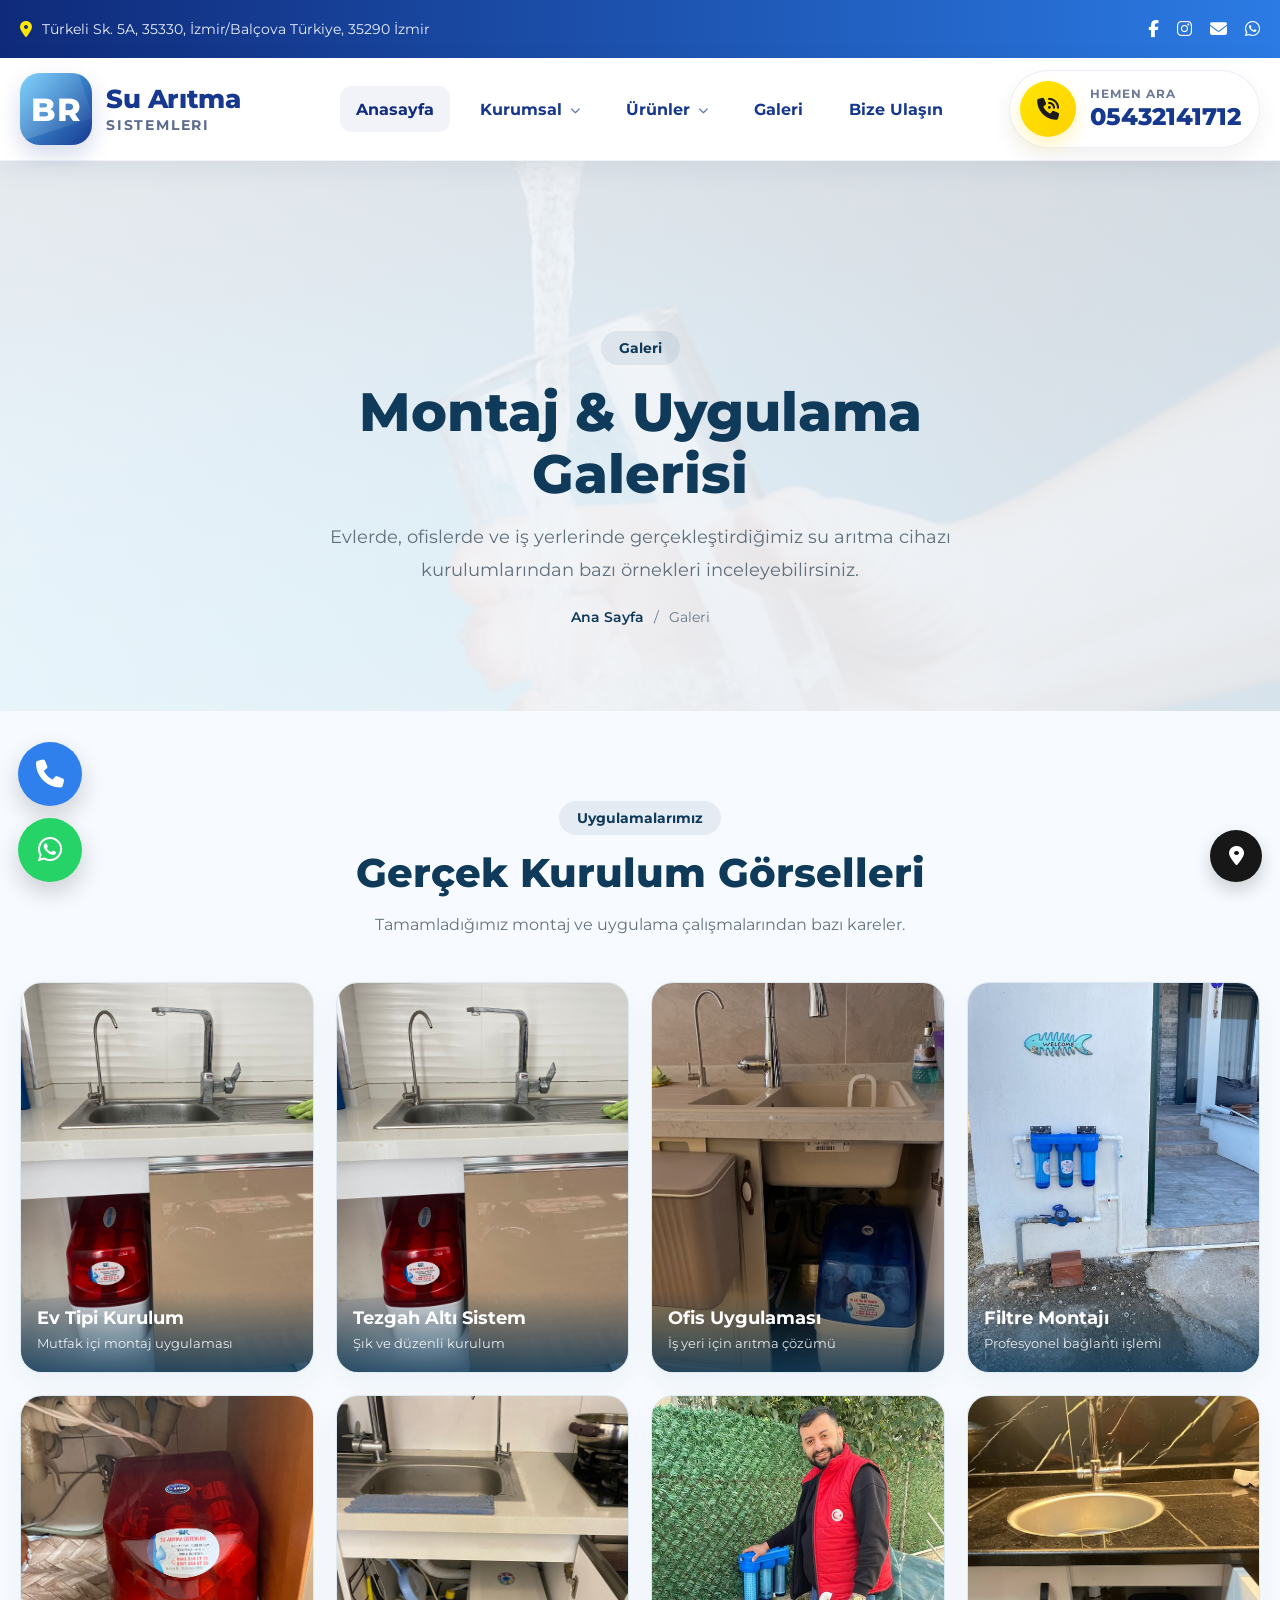
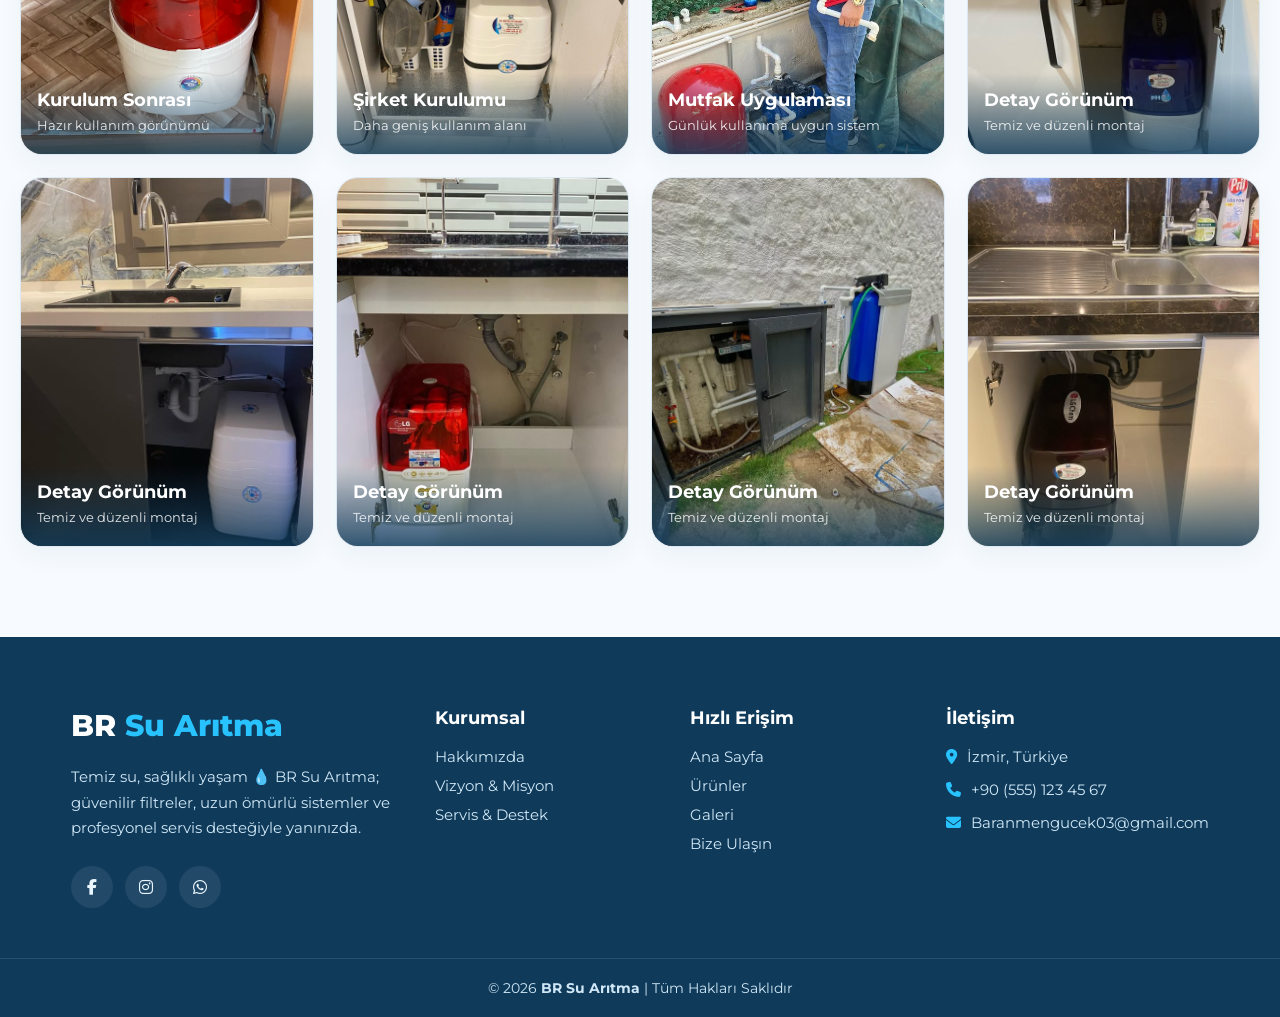
<file: galeri.html>
﻿<!DOCTYPE html>
<html>
<head>
    <meta charset="utf-8" />
    <title></title>
    <link rel="stylesheet" href="style.css" />
    <link rel="stylesheet" href="footer.css" />

    <link rel="stylesheet"
          href="https://cdnjs.cloudflare.com/ajax/libs/font-awesome/6.5.2/css/all.min.css" />

    <!-- Google Font -->
    <link rel="preconnect" href="https://fonts.googleapis.com">
    <link rel="preconnect" href="https://fonts.gstatic.com" crossorigin>
    <link href="https://fonts.googleapis.com/css2?family=Montserrat:wght@400;500;600;700;800&display=swap" rel="stylesheet">
    <link rel="stylesheet" href="https://cdnjs.cloudflare.com/ajax/libs/font-awesome/6.5.2/css/all.min.css">
    <link rel="stylesheet" href="https://cdnjs.cloudflare.com/ajax/libs/font-awesome/6.5.2/css/all.min.css">
    <meta name="viewport" content="width=device-width, initial-scale=1.0">

    <title>Galeri | BR Su Arıtma İzmir</title>
    <meta name="description" content="BR Su Arıtma galeri sayfası. Ev, ofis ve iş yerlerinde gerçekleştirdiğimiz su arıtma cihazı kurulumlarını inceleyin.">
    <meta name="keywords" content="su arıtma galeri, su arıtma montajı, ev tipi arıtma kurulumu, iş yeri arıtma sistemi, izmir su arıtma">
    <meta name="author" content="BR Su Arıtma">
    <meta name="robots" content="index, follow">
    <meta name="format-detection" content="telephone=no">
    <style>
        /* GALLERY PAGE */
        .gallery-hero {
            padding: 170px 0 85px;
            position: relative;
            overflow: hidden;
            background: linear-gradient(rgba(245, 249, 253, 0.9), rgba(245, 249, 253, 0.92)), url("image/su5.jpg") center center / cover no-repeat;
        }

            .gallery-hero::before {
                content: "";
                position: absolute;
                inset: 0;
                background: linear-gradient(90deg, rgba(255,255,255,0.2), rgba(15,58,90,0.05));
                z-index: 1;
            }

        .gallery-hero-container {
            position: relative;
            z-index: 2;
        }

        .gallery-hero-content {
            max-width: 760px;
            margin: 0 auto;
            text-align: center;
        }

        .gallery-badge {
            display: inline-block;
            padding: 8px 18px;
            border-radius: 999px;
            background: rgba(15, 58, 90, 0.08);
            color: #0f3a5a;
            font-size: 14px;
            font-weight: 700;
            margin-bottom: 16px;
        }

        .gallery-hero-content h1 {
            font-size: 54px;
            line-height: 1.15;
            color: #0f3a5a;
            margin-bottom: 16px;
            font-weight: 800;
        }

        .gallery-hero-content p {
            font-size: 18px;
            line-height: 1.8;
            color: #5f6f7c;
            margin: 0 auto 22px;
            max-width: 680px;
        }

        .gallery-breadcrumb {
            display: flex;
            justify-content: center;
            align-items: center;
            gap: 10px;
            flex-wrap: wrap;
            font-size: 14px;
            color: #6c7a87;
        }

            .gallery-breadcrumb a {
                text-decoration: none;
                color: #0f3a5a;
                font-weight: 600;
            }

        .gallery-section {
            padding: 90px 0;
            background: #f7fbff;
        }

        .gallery-section-title {
            text-align: center;
            max-width: 760px;
            margin: 0 auto 42px;
        }

            .gallery-section-title span {
                display: inline-block;
                padding: 8px 18px;
                border-radius: 999px;
                background: rgba(15, 58, 90, 0.08);
                color: #0f3a5a;
                font-size: 14px;
                font-weight: 700;
                margin-bottom: 14px;
            }

            .gallery-section-title h2 {
                font-size: 40px;
                line-height: 1.2;
                color: #0f3a5a;
                margin-bottom: 14px;
                font-weight: 800;
            }

            .gallery-section-title p {
                font-size: 16px;
                line-height: 1.8;
                color: #64727f;
                margin: 0;
            }

        .gallery-grid {
            display: grid;
            grid-template-columns: repeat(4, 1fr);
            gap: 22px;
        }

        .gallery-card {
            position: relative;
            display: block;
            background: #eaf3f9;
            border: 1px solid #dce8f2;
            border-radius: 22px;
            overflow: hidden;
            min-height: 260px;
            box-shadow: 0 10px 24px rgba(15, 58, 90, 0.05);
            transition: 0.3s ease;
        }

            .gallery-card:hover {
                transform: translateY(-4px);
                box-shadow: 0 16px 30px rgba(15, 58, 90, 0.08);
            }

            .gallery-card img {
                width: 100%;
                height: 100%;
                object-fit: cover;
                display: block;
                padding: 0;
                background: none;
                transition: transform 0.35s ease;
            }

            .gallery-card:hover img {
                transform: scale(1.03);
            }

        .gallery-overlay {
            position: absolute;
            left: 0;
            right: 0;
            bottom: 0;
            padding: 16px 16px 18px;
            background: linear-gradient(180deg, rgba(15,58,90,0) 0%, rgba(15,58,90,0.82) 100%);
            opacity: 1;
        }

        .gallery-info h3 {
            font-size: 18px;
            color: #ffffff;
            margin-bottom: 4px;
            font-weight: 700;
        }

        .gallery-info p {
            font-size: 13px;
            color: rgba(255,255,255,0.88);
            margin: 0;
            line-height: 1.6;
        }

        /* Eski masonry sınıflarını etkisiz hale getir */
        .gallery-card.tall,
        .gallery-card.wide {
            grid-column: auto;
            grid-row: auto;
        }

        @media (max-width: 1200px) {
            .gallery-grid {
                grid-template-columns: repeat(3, 1fr);
            }
        }

        @media (max-width: 992px) {
            .gallery-hero {
                padding: 150px 0 70px;
            }

            .gallery-hero-content h1 {
                font-size: 42px;
            }

            .gallery-section {
                padding: 70px 0;
            }

            .gallery-grid {
                grid-template-columns: repeat(2, 1fr);
            }
        }

        @media (max-width: 768px) {
            .gallery-grid {
                grid-template-columns: 1fr;
                gap: 20px;
            }

            .gallery-card {
                height: 420px !important; /* Kartın yüksekliği sabit kalabilir */
                border-radius: 10px;
                overflow: hidden;
                position: relative;
            }

                .gallery-card img {
                    position: absolute;
                    top: 0;
                    left: 0;
                    width: 130% !important; /* Genişlik %100 - Tam kaplasın */
                    height: 110% !important; /* Yükseklik %100 - Tam kaplasın */
                    object-fit: cover; /* En önemli ayar! Görseli bozmadan, en-boy oranını koruyarak tüm alanı kaplayacak şekilde kırpar. */
                    object-position: center; /* Görseli ortalayarak kırpma işlemini yapar. İsterseniz 'top' veya 'bottom' diyebilirsiniz. */
                    border-radius: 18px;
                }

            .gallery-overlay {
                position: absolute; /* Overlay'in görselin üzerine binmesini sağlar */
                bottom: 0;
                left: 0;
                right: 0;
                padding: 14px;
                background: linear-gradient(180deg, rgba(15,58,90,0.05) 20%, rgba(15,58,90,0.82) 100%);
                z-index: 1; /* Metinlerin görselin üstünde kalmasını sağlar */
            }

            .gallery-info h3 {
                font-size: 17px;
                margin: 0;
                color: white; /* Okunabilirlik için */
            }

            .gallery-info p {
                font-size: 13px;
                margin: 5px 0 0 0;
                color: white; /* Okunabilirlik için */
            }
        }

        @media (max-width: 480px) {

            .gallery-card {
                height: 400px;
                min-height: 400px;
            }

                .gallery-card img {
                    object-position: center 50%;
                }

            .gallery-overlay {
                padding: 14px;
            }

            .gallery-info h3 {
                font-size: 16px;
            }

            .gallery-info p {
                font-size: 12.5px;
            }
        }

        @media (max-width: 480px) {
            .gallery-card {
                min-height: 280px;
                height: 280px;
            }

                .gallery-card img {
                    object-position: center 38%;
                }

            .gallery-overlay {
                padding: 12px 12px 14px;
            }

            .gallery-info h3 {
                font-size: 15px;
            }

            .gallery-info p {
                font-size: 12px;
            }
        }

        @media (max-width: 480px) {
            .gallery-hero-content h1 {
                font-size: 27px;
            }

            .gallery-hero-content p,
            .gallery-section-title p {
                font-size: 13.5px;
            }

            .gallery-section-title h2 {
                font-size: 23px;
            }

            .gallery-card {
                min-height: 210px;
            }

                .gallery-card img {
                    height: 210px;
                    padding: 12px;
                }
        }
    </style>
</head>
<body>

    <!-- TOPBAR -->
    <div class="topbar">
        <div class="container topbar-container">
            <div class="topbar-left">
                <i class="fa-solid fa-location-dot"></i>

                <div class="topbar-marquee">
                    <div class="topbar-marquee-track">
                        <span>Türkeli Sk. 5A, 35330, İzmir/Balçova Türkiye, 35290 İzmir</span>
                    </div>
                </div>
            </div>

            <div class="topbar-right">

                <!-- Facebook -->
                <a href="https://www.facebook.com/104635771230108/" target="_blank">
                    <i class="fa-brands fa-facebook-f"></i>
                </a>

                <!-- Instagram -->
                <a href="https://www.instagram.com/br_su_artma_sistemleri" target="_blank">
                    <i class="fa-brands fa-instagram"></i>
                </a>

                <!-- Gmail -->
                <a href="mailto:Baranmengucek03@gmail.com">
                    <i class="fa-solid fa-envelope"></i>
                </a>

                <!-- WhatsApp -->
                <a href="https://wa.me/905432141712?text=Merhaba%20su%20arıtma%20sistemleri%20hakkında%20bilgi%20almak%20istiyorum" target="_blank">
                    <i class="fa-brands fa-whatsapp"></i>
                </a>

            </div>
        </div>
    </div>
    <!-- HEADER -->
    <header class="header">
        <div class="container header-container">

            <a href="#" class="logo">
                <div class="logo-icon">BR</div>

                <div class="logo-text">
                    <h2>Su Arıtma</h2>
                    <span>Sistemleri</span>
                </div>
            </a>

            <nav class="navbar" id="navbar">
                <a href="index.html" class="active">Anasayfa</a>

                <div class="dropdown">
                    <a href="#" class="dropdown-toggle">Kurumsal</a>
                    <div class="dropdown-menu">
                        <a href="hakkimizda.html">Hakkımızda</a>
                        <a href="vizyon.html">Vizyon & Misyon</a>
                        <a href="servis.html">Servis & Destek</a>
                    </div>
                </div>

                <div class="dropdown">
                    <a href="#" class="dropdown-toggle">Ürünler</a>
                    <div class="dropdown-menu">
                        <a href="evtipi.html">Ev Tipi Arıtma</a>
                        <a href="sanayitipi.html">Sanayi Tipi Arıtma</a>
                        <a href="yedekparca.html">Yedek Parçalar</a>

                    </div>
                </div>
                <a href="galeri.html">Galeri</a>
                <a href="bizeulas.html">Bize Ulaşın</a>
            </nav>

            <a href="tel:05432141712" class="header-phone">
                <span class="phone-icon">
                    <i class="fa-solid fa-phone-volume"></i>
                </span>
                <span class="phone-text">
                    <small>Hemen Ara</small>
                    05432141712
                </span>
            </a>

            <button class="menu-toggle" id="menu-toggle" aria-label="Menüyü Aç">
                <i class="fa-solid fa-bars"></i>
            </button>
        </div>
    </header>




    <!-- GALERİ HERO -->
    <section class="gallery-hero">
        <div class="container gallery-hero-container">
            <div class="gallery-hero-content">
                <span class="gallery-badge">Galeri</span>
                <h1>Montaj & Uygulama Galerisi</h1>
                <p>
                    Evlerde, ofislerde ve iş yerlerinde gerçekleştirdiğimiz su arıtma cihazı
                    kurulumlarından bazı örnekleri inceleyebilirsiniz.
                </p>

                <div class="gallery-breadcrumb">
                    <a href="index.html">Ana Sayfa</a>
                    <span>/</span>
                    <span>Galeri</span>
                </div>
            </div>
        </div>
    </section>

    <!-- GALERİ GRID -->
    <section class="gallery-section">
        <div class="container">
            <div class="gallery-section-title">
                <span>Uygulamalarımız</span>
                <h2>Gerçek Kurulum Görselleri</h2>
                <p>
                    Tamamladığımız montaj ve uygulama çalışmalarından bazı kareler.
                </p>
            </div>

            <div class="gallery-grid">

                <a href="image/galeri1.jpg" class="gallery-card">
                    <img src="image/ev.jpeg" alt="Ev tipi su arıtma montajı">
                    <div class="gallery-overlay">
                        <div class="gallery-info">
                            <h3>Ev Tipi Kurulum</h3>
                            <p>Mutfak içi montaj uygulaması</p>
                        </div>
                    </div>
                </a>

                <a href="image/galeri2.jpg" class="gallery-card">
                    <img src="image/ev.jpeg" alt="Su arıtma cihazı kurulumu">
                    <div class="gallery-overlay">
                        <div class="gallery-info">
                            <h3>Tezgah Altı Sistem</h3>
                            <p>Şık ve düzenli kurulum</p>
                        </div>
                    </div>
                </a>

                <a href="image/galeri3.jpg" class="gallery-card tall">
                    <img src="image/ev2.png" alt="Ofis su arıtma sistemi">
                    <div class="gallery-overlay">
                        <div class="gallery-info">
                            <h3>Ofis Uygulaması</h3>
                            <p>İş yeri için arıtma çözümü</p>
                        </div>
                    </div>
                </a>

                <a href="image/galeri4.jpg" class="gallery-card">
                    <img src="image/ev3.png" alt="Filtre sistemi montajı">
                    <div class="gallery-overlay">
                        <div class="gallery-info">
                            <h3>Filtre Montajı</h3>
                            <p>Profesyonel bağlantı işlemi</p>
                        </div>
                    </div>
                </a>

                <a href="image/galeri5.jpg" class="gallery-card">
                    <img src="image/ev4.png" alt="Su arıtma montaj görüntüsü">
                    <div class="gallery-overlay">
                        <div class="gallery-info">
                            <h3>Kurulum Sonrası</h3>
                            <p>Hazır kullanım görünümü</p>
                        </div>
                    </div>
                </a>

                <a href="image/galeri6.jpg" class="gallery-card wide">
                    <img src="image/ev5.png" alt="Şirket tipi su arıtma kurulumu">
                    <div class="gallery-overlay">
                        <div class="gallery-info">
                            <h3>Şirket Kurulumu</h3>
                            <p>Daha geniş kullanım alanı</p>
                        </div>
                    </div>
                </a>

                <a href="image/galeri7.jpg" class="gallery-card">
                    <img src="image/ev7.png" alt="Mutfak su arıtma cihazı">
                    <div class="gallery-overlay">
                        <div class="gallery-info">
                            <h3>Mutfak Uygulaması</h3>
                            <p>Günlük kullanıma uygun sistem</p>
                        </div>
                    </div>
                </a>

                <a href="image/galeri8.jpg" class="gallery-card">
                    <img src="image/ev8.png" alt="Su arıtma cihazı detay">
                    <div class="gallery-overlay">
                        <div class="gallery-info">
                            <h3>Detay Görünüm</h3>
                            <p>Temiz ve düzenli montaj</p>
                        </div>
                    </div>
                </a>

                <a href="image/galeri8.jpg" class="gallery-card">
                    <img src="image/ev9.png" alt="Su arıtma cihazı detay">
                    <div class="gallery-overlay">
                        <div class="gallery-info">
                            <h3>Detay Görünüm</h3>
                            <p>Temiz ve düzenli montaj</p>
                        </div>
                    </div>
                </a>


                <a href="image/galeri8.jpg" class="gallery-card">
                    <img src="image/ev10.png" alt="Su arıtma cihazı detay">
                    <div class="gallery-overlay">
                        <div class="gallery-info">
                            <h3>Detay Görünüm</h3>
                            <p>Temiz ve düzenli montaj</p>
                        </div>
                    </div>
                </a>



                <a href="image/galeri8.jpg" class="gallery-card">
                    <img src="image/ev11.png" alt="Su arıtma cihazı detay">
                    <div class="gallery-overlay">
                        <div class="gallery-info">
                            <h3>Detay Görünüm</h3>
                            <p>Temiz ve düzenli montaj</p>
                        </div>
                    </div>
                </a>




                <a href="image/galeri8.jpg" class="gallery-card">
                    <img src="image/ev12.png" alt="Su arıtma cihazı detay">
                    <div class="gallery-overlay">
                        <div class="gallery-info">
                            <h3>Detay Görünüm</h3>
                            <p>Temiz ve düzenli montaj</p>
                        </div>
                    </div>
                </a>


            </div>
        </div>
    </section>




    <!-- FIXED CONTACT BUTTONS -->
    <div class="fixed-contact-left">

        <!-- Telefon -->
        <a href="tel:+905432141712" class="contact-btn phone-btn" aria-label="Telefon">
            <i class="fa-solid fa-phone"></i>
        </a>

        <!-- WhatsApp -->
        <a href="https://wa.me/905432141712?text=Merhaba%20BR%20Su%20Arıtma%20Sistemleri%20hakkında%20bilgi%20almak%20istiyorum."
           target="_blank"
           class="contact-btn whatsapp-btn"
           aria-label="WhatsApp">
            <i class="fa-brands fa-whatsapp"></i>
        </a>

    </div>
    <div class="fixed-contact-right">

        <a href="https://www.google.com/maps?q=Türkeli+Sk+5A+Balçova+İzmir+Türkiye"
           target="_blank"
           class="mini-btn"
           aria-label="Konum">

            <i class="fa-solid fa-location-dot"></i>

        </a>

    </div>




    <footer class="footer">
        <div class="container footer-grid">

            <!-- Logo ve açıklama -->
            <div class="footer-about">
                <div class="footer-logo">
                    BR <span>Su Arıtma</span>
                </div>

                <p>
                    Temiz su, sağlıklı yaşam 💧 BR Su Arıtma; güvenilir filtreler,
                    uzun ömürlü sistemler ve profesyonel servis desteğiyle yanınızda.
                </p>
                <div class="footer-social">

                    <!-- Facebook -->
                    <a href="https://facebook.com/brsuaritma" target="_blank">
                        <i class="fa-brands fa-facebook-f"></i>
                    </a>

                    <!-- Instagram -->
                    <a href="https://instagram.com/brsuaritma" target="_blank">
                        <i class="fa-brands fa-instagram"></i>
                    </a>

                    <!-- WhatsApp -->
                    <a href="https://wa.me/905551234567" target="_blank">
                        <i class="fa-brands fa-whatsapp"></i>
                    </a>

                </div>
            </div>

            <!-- Kurumsal -->
            <div class="footer-links">
                <h3>Kurumsal</h3>
                <ul>
                    <li><a href="#">Hakkımızda</a></li>
                    <li><a href="#">Vizyon & Misyon</a></li>
                    <li><a href="#">Servis & Destek</a></li>


                </ul>
            </div>

            <!-- Hızlı erişim -->
            <div class="footer-links">
                <h3>Hızlı Erişim</h3>
                <ul>
                    <li><a href="#">Ana Sayfa</a></li>
                    <li><a href="#">Ürünler</a></li>
                    <li><a href="#">Galeri</a></li>
                    <li><a href="#">Bize Ulaşın</a></li>

                </ul>
            </div>

            <!-- İletişim -->
            <div class="footer-contact">
                <h3>İletişim</h3>

                <p>
                    <i class="fa-solid fa-location-dot"></i>
                    İzmir, Türkiye
                </p>

                <p>
                    <i class="fa-solid fa-phone"></i>
                    +90 (555) 123 45 67
                </p>

                <p>
                    <i class="fa-solid fa-envelope"></i>
                    Baranmengucek03@gmail.com
                </p>
            </div>

        </div>

        <div class="footer-bottom">
            © 2026 <strong>BR Su Arıtma</strong> | Tüm Hakları Saklıdır
        </div>
    </footer>


    <script>
        const menuToggle = document.getElementById("menu-toggle");
        const navbar = document.getElementById("navbar");
        const dropdownToggles = document.querySelectorAll(".dropdown-toggle");

        menuToggle.addEventListener("click", () => {
            navbar.classList.toggle("active");
        });

        dropdownToggles.forEach(toggle => {
            toggle.addEventListener("click", function (e) {
                if (window.innerWidth <= 992) {
                    e.preventDefault();

                    const parentDropdown = this.parentElement;

                    document.querySelectorAll(".dropdown").forEach(drop => {
                        if (drop !== parentDropdown) {
                            drop.classList.remove("active");
                        }
                    });

                    parentDropdown.classList.toggle("active");
                }
            });
        });

        window.addEventListener("resize", () => {
            if (window.innerWidth > 992) {
                document.querySelectorAll(".dropdown").forEach(drop => {
                    drop.classList.remove("active");
                });
                navbar.classList.remove("active");
            }
        });
    </script>


</body>

</html>
</file>
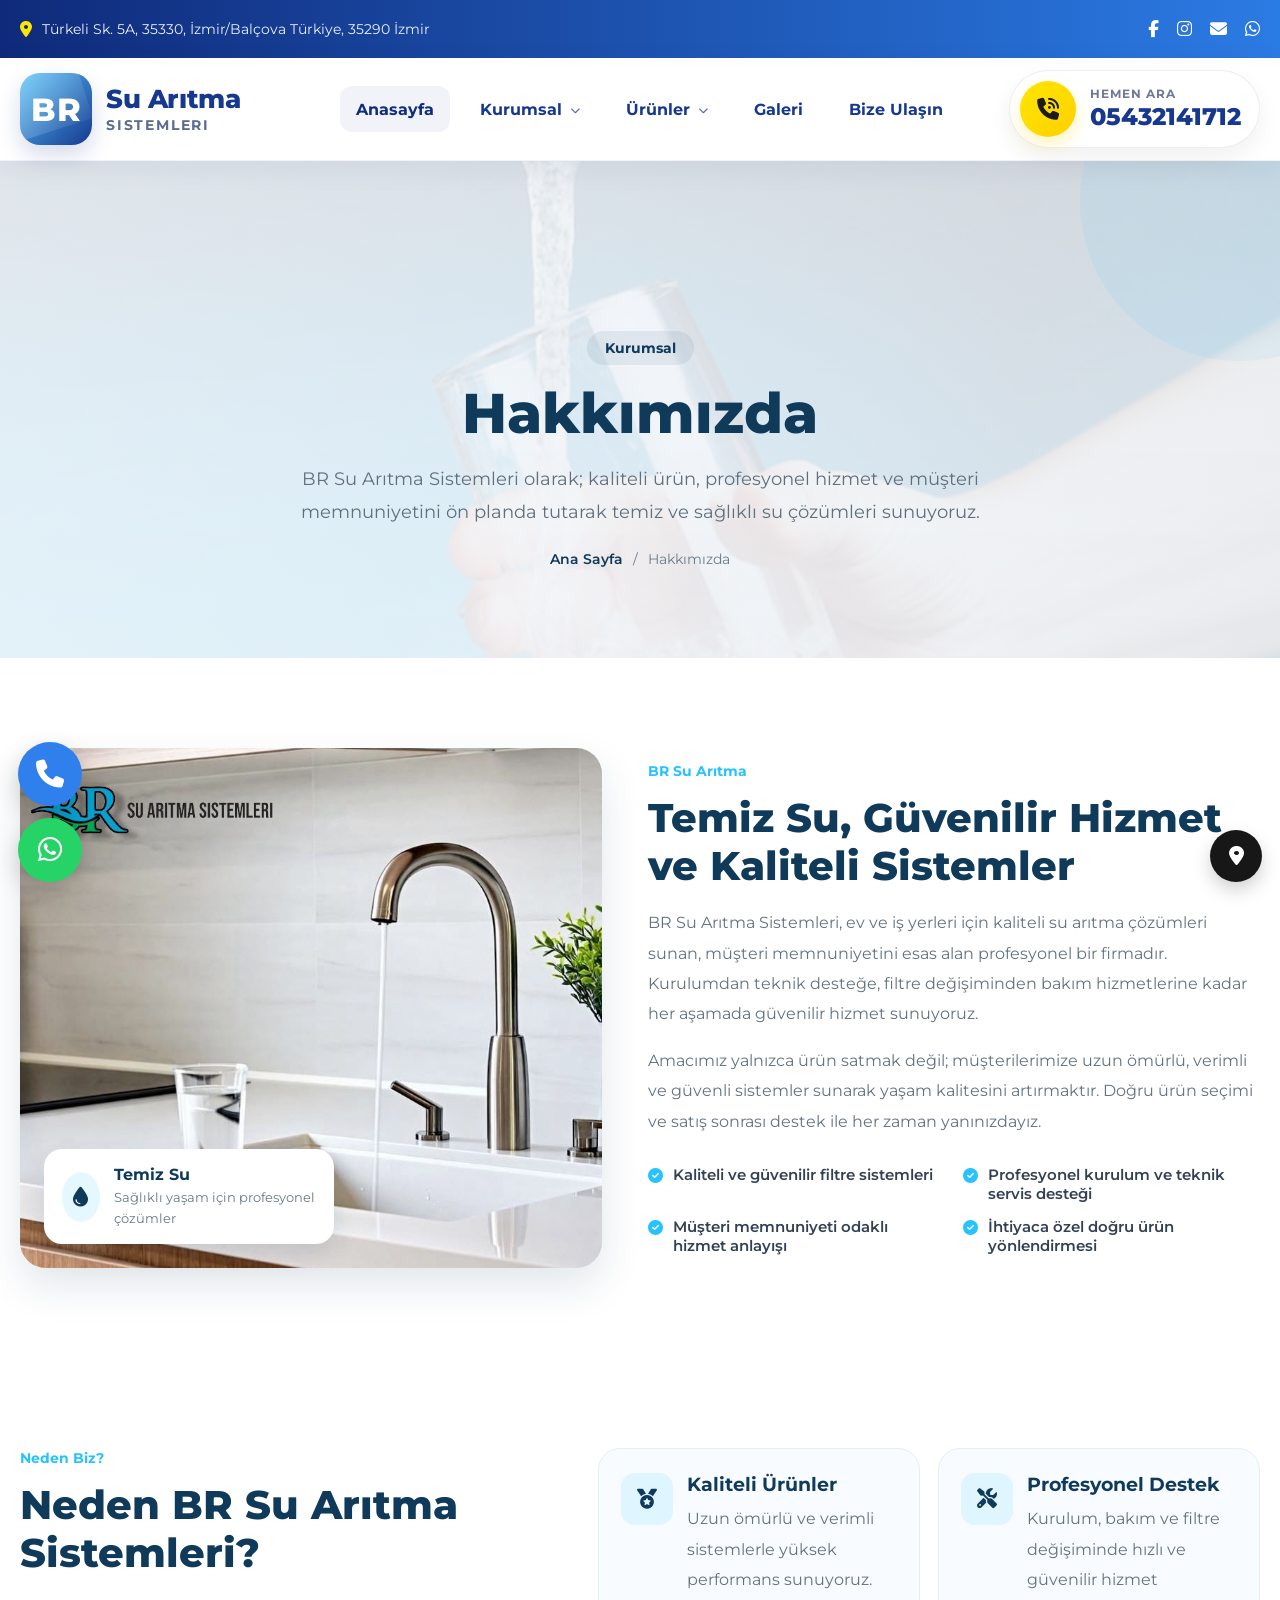
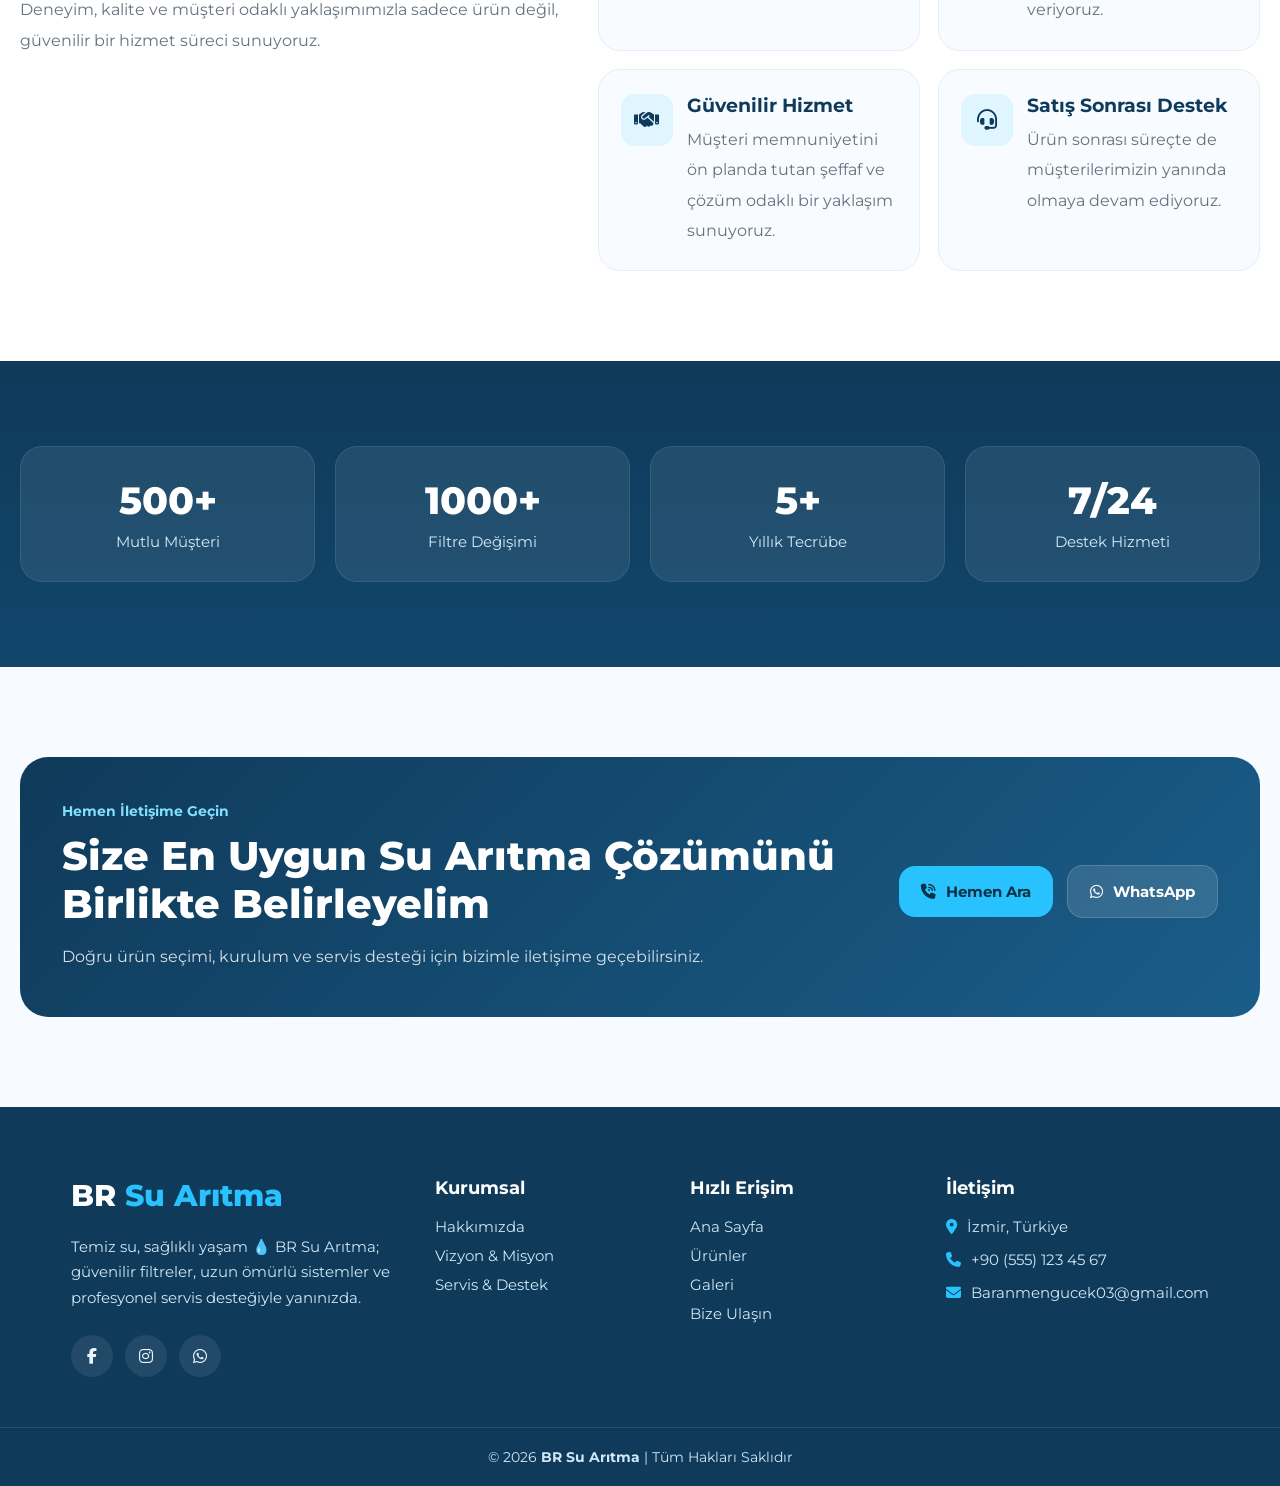
<file: hakkimizda.html>
﻿<!DOCTYPE html>
<html>
<head>
    <meta charset="utf-8" />
    <title></title>

    <link rel="stylesheet" href="style.css" />
    <link rel="stylesheet" href="footer.css" />

    <link rel="stylesheet"
          href="https://cdnjs.cloudflare.com/ajax/libs/font-awesome/6.5.2/css/all.min.css" />

    <!-- Google Font -->
    <link rel="preconnect" href="https://fonts.googleapis.com">
    <link rel="preconnect" href="https://fonts.gstatic.com" crossorigin>
    <link href="https://fonts.googleapis.com/css2?family=Montserrat:wght@400;500;600;700;800&display=swap" rel="stylesheet">
    <link rel="stylesheet" href="https://cdnjs.cloudflare.com/ajax/libs/font-awesome/6.5.2/css/all.min.css">
    <link rel="stylesheet" href="https://cdnjs.cloudflare.com/ajax/libs/font-awesome/6.5.2/css/all.min.css">
    <meta name="viewport" content="width=device-width, initial-scale=1.0">
    <title>Hakkımızda | BR Su Arıtma İzmir Su Arıtma Sistemleri</title>
    <meta name="format-detection" content="telephone=no">

    <meta name="description" content="BR Su Arıtma Sistemleri hakkında bilgi alın. İzmir su arıtma cihazı satış, kurulum ve servis hizmetleri ile sağlıklı ve temiz içme suyu çözümleri sunuyoruz.">

    <meta name="keywords" content="br su arıtma, hakkımızda, izmir su arıtma, su arıtma sistemleri, su arıtma cihazı, su arıtma servis, izmir arıtma cihazı">

    <meta name="author" content="BR Su Arıtma">

    <meta name="robots" content="index, follow">

    <style>
        /* ABOUT PAGE */
        .about-hero {
            padding: 170px 0 90px;
            position: relative;
            overflow: hidden;
            background: linear-gradient(rgba(245, 249, 253, 0.88), rgba(245, 249, 253, 0.9)), url("image/su5.jpg") center center / cover no-repeat;
        }

            .about-hero::before {
                content: "";
                position: absolute;
                inset: 0;
                background: linear-gradient(90deg, rgba(255,255,255,0.18), rgba(15,58,90,0.04));
                z-index: 1;
            }

            .about-hero::after {
                content: "";
                position: absolute;
                top: -120px;
                right: -120px;
                width: 320px;
                height: 320px;
                background: rgba(40, 195, 255, 0.08);
                border-radius: 50%;
                z-index: 1;
            }

        .about-hero-container {
            position: relative;
            z-index: 2;
        }

        .about-hero-content {
            max-width: 760px;
            margin: 0 auto;
            text-align: center;
        }

        .about-badge {
            display: inline-block;
            padding: 8px 18px;
            border-radius: 999px;
            background: rgba(15, 58, 90, 0.08);
            color: #0f3a5a;
            font-size: 14px;
            font-weight: 700;
            margin-bottom: 16px;
        }

        .about-hero-content h1 {
            font-size: 56px;
            line-height: 1.15;
            color: #0f3a5a;
            margin-bottom: 18px;
            font-weight: 800;
        }

        .about-hero-content p {
            font-size: 18px;
            line-height: 1.8;
            color: #5f6f7c;
            margin: 0 auto 22px;
            max-width: 700px;
        }

        .about-breadcrumb {
            display: flex;
            justify-content: center;
            align-items: center;
            gap: 10px;
            font-size: 14px;
            color: #6c7b88;
            flex-wrap: wrap;
        }

            .about-breadcrumb a {
                text-decoration: none;
                color: #0f3a5a;
                font-weight: 600;
            }

        .about-intro {
            padding: 90px 0;
            background: #ffffff;
        }

        .about-intro-grid {
            display: grid;
            grid-template-columns: 1fr 1.05fr;
            gap: 46px;
            align-items: center;
        }

        .about-intro-image {
            position: relative;
        }

        .about-image-box {
            border-radius: 26px;
            overflow: hidden;
            box-shadow: 0 18px 42px rgba(15, 58, 90, 0.12);
            background: #dbeffc;
            min-height: 520px;
        }

            .about-image-box img {
                width: 100%;
                height: 520px;
                object-fit: cover;
                display: block;
            }

        .about-floating-card {
            position: absolute;
            left: 24px;
            bottom: 24px;
            background: #ffffff;
            border-radius: 18px;
            padding: 16px 18px;
            box-shadow: 0 10px 25px rgba(15, 58, 90, 0.12);
            display: flex;
            align-items: center;
            gap: 14px;
            max-width: 290px;
        }

            .about-floating-card i {
                width: 50px;
                height: 50px;
                border-radius: 50%;
                background: rgba(40, 195, 255, 0.12);
                color: #0f3a5a;
                display: flex;
                align-items: center;
                justify-content: center;
                font-size: 20px;
            }

            .about-floating-card strong {
                display: block;
                font-size: 16px;
                color: #0f3a5a;
                margin-bottom: 3px;
            }

            .about-floating-card span {
                font-size: 13px;
                line-height: 1.5;
                color: #6a7885;
            }

        .about-intro-content h2,
        .about-section-title h2,
        .why-us-left h2,
        .about-cta-text h2 {
            font-size: 40px;
            line-height: 1.2;
            color: #0f3a5a;
            margin-bottom: 18px;
            font-weight: 800;
        }

        .section-mini-title {
            display: inline-block;
            font-size: 14px;
            font-weight: 700;
            color: #28c3ff;
            margin-bottom: 14px;
        }

        .about-intro-content p,
        .about-section-title p,
        .why-us-left p,
        .value-card p,
        .why-us-card p,
        .about-cta-text p {
            font-size: 16px;
            line-height: 1.9;
            color: #64727f;
        }

        .about-intro-content p {
            margin-bottom: 16px;
        }

        .about-feature-list {
            display: grid;
            grid-template-columns: 1fr 1fr;
            gap: 14px 18px;
            margin-top: 28px;
        }

        .about-feature-item {
            display: flex;
            align-items: flex-start;
            gap: 10px;
            font-size: 15px;
            color: #334155;
            font-weight: 600;
        }

            .about-feature-item i {
                color: #28c3ff;
                margin-top: 3px;
            }

        .about-values {
            padding: 90px 0;
            background: #f6fbff;
        }

        .about-section-title {
            text-align: center;
            max-width: 760px;
            margin: 0 auto 42px;
        }

            .about-section-title span {
                display: inline-block;
                padding: 8px 18px;
                border-radius: 999px;
                background: rgba(15, 58, 90, 0.08);
                color: #0f3a5a;
                font-size: 14px;
                font-weight: 700;
                margin-bottom: 14px;
            }

        .about-values-grid {
            display: grid;
            grid-template-columns: 1fr 1fr;
            gap: 28px;
        }

        .value-card {
            background: #ffffff;
            padding: 34px 30px;
            border-radius: 24px;
            box-shadow: 0 10px 30px rgba(15, 58, 90, 0.06);
            border: 1px solid #e8f1f8;
        }

        .value-icon {
            width: 70px;
            height: 70px;
            border-radius: 18px;
            background: rgba(40, 195, 255, 0.12);
            color: #0f3a5a;
            display: flex;
            align-items: center;
            justify-content: center;
            font-size: 28px;
            margin-bottom: 20px;
        }

        .value-card h3 {
            font-size: 24px;
            color: #0f3a5a;
            margin-bottom: 14px;
            font-weight: 700;
        }

        .why-us-section {
            padding: 90px 0;
            background: #ffffff;
        }

        .why-us-grid {
            display: grid;
            grid-template-columns: 0.9fr 1.1fr;
            gap: 36px;
            align-items: start;
        }

        .why-us-right {
            display: grid;
            grid-template-columns: 1fr 1fr;
            gap: 18px;
        }

        .why-us-card {
            background: #f8fbff;
            border: 1px solid #e3eef8;
            border-radius: 22px;
            padding: 24px 22px;
            display: flex;
            gap: 14px;
            align-items: flex-start;
            transition: 0.3s ease;
        }

            .why-us-card:hover {
                transform: translateY(-4px);
                box-shadow: 0 12px 30px rgba(15, 58, 90, 0.08);
            }

            .why-us-card i {
                width: 52px;
                height: 52px;
                min-width: 52px;
                border-radius: 14px;
                background: rgba(40, 195, 255, 0.12);
                color: #0f3a5a;
                display: flex;
                align-items: center;
                justify-content: center;
                font-size: 20px;
            }

            .why-us-card h3 {
                font-size: 19px;
                color: #0f3a5a;
                margin-bottom: 8px;
                font-weight: 700;
            }

        .about-stats {
            padding: 85px 0;
            background: linear-gradient(180deg, #0f3a5a 0%, #11466b 100%);
        }

        .stats-grid {
            display: grid;
            grid-template-columns: repeat(4, 1fr);
            gap: 20px;
        }

        .stat-box {
            background: rgba(255,255,255,0.08);
            border: 1px solid rgba(255,255,255,0.09);
            border-radius: 22px;
            padding: 30px 20px;
            text-align: center;
        }

            .stat-box h3 {
                font-size: 38px;
                font-weight: 800;
                color: #ffffff;
                margin-bottom: 8px;
            }

            .stat-box p {
                font-size: 15px;
                color: #d4ebfa;
                margin: 0;
            }

        .about-cta {
            padding: 90px 0;
            background: #f7fbff;
        }

        .about-cta-box {
            background: linear-gradient(135deg, #0f3a5a 0%, #1a5d89 100%);
            border-radius: 28px;
            padding: 44px 42px;
            display: flex;
            align-items: center;
            justify-content: space-between;
            gap: 28px;
        }

        .about-cta-text span {
            display: inline-block;
            font-size: 14px;
            font-weight: 700;
            color: #7fe0ff;
            margin-bottom: 12px;
        }

        .about-cta-text h2 {
            color: #ffffff;
            margin-bottom: 14px;
        }

        .about-cta-text p {
            color: rgba(255,255,255,0.84);
            margin: 0;
        }

        .about-cta-buttons {
            display: flex;
            align-items: center;
            gap: 14px;
            flex-shrink: 0;
        }

        .about-btn {
            text-decoration: none;
            border-radius: 16px;
            padding: 16px 22px;
            font-size: 15px;
            font-weight: 700;
            display: inline-flex;
            align-items: center;
            justify-content: center;
            gap: 10px;
            transition: 0.3s ease;
        }

        .primary-btn {
            background: #28c3ff;
            color: #083245;
        }

            .primary-btn:hover {
                background: #58d1ff;
                transform: translateY(-2px);
            }

        .secondary-btn {
            background: rgba(255,255,255,0.12);
            color: #ffffff;
            border: 1px solid rgba(255,255,255,0.16);
        }

            .secondary-btn:hover {
                background: rgba(255,255,255,0.18);
                transform: translateY(-2px);
            }


        @media (max-width: 992px) {
            .about-hero {
                padding: 150px 0 70px;
            }

            .about-hero-content {
                max-width: 100%;
                padding: 0 10px;
            }

                .about-hero-content h1 {
                    font-size: 42px;
                }

                .about-hero-content p {
                    font-size: 16px;
                    line-height: 1.75;
                    max-width: 100%;
                }

            .about-intro,
            .about-values,
            .why-us-section,
            .about-stats,
            .about-cta {
                padding: 70px 0;
            }

            .about-intro-grid,
            .why-us-grid {
                grid-template-columns: 1fr;
                gap: 30px;
            }

            .about-values-grid,
            .why-us-right,
            .stats-grid {
                grid-template-columns: 1fr 1fr;
                gap: 18px;
            }

            .about-image-box,
            .about-image-box img {
                height: 420px;
                min-height: 420px;
            }

            .about-cta-box {
                flex-direction: column;
                align-items: flex-start;
                padding: 36px 28px;
            }

            .about-cta-buttons {
                width: 100%;
                flex-wrap: wrap;
            }
        }

        @media (max-width: 768px) {
            .about-hero {
                padding: 130px 0 55px;
                background-position: center;
            }

                .about-hero::after {
                    width: 220px;
                    height: 220px;
                    top: -80px;
                    right: -80px;
                }

            .about-badge {
                font-size: 12px;
                padding: 7px 14px;
                margin-bottom: 14px;
            }

            .about-hero-content h1 {
                font-size: 32px;
                margin-bottom: 14px;
            }

            .about-hero-content p {
                font-size: 14px;
                line-height: 1.7;
                margin-bottom: 18px;
            }

            .about-breadcrumb {
                font-size: 13px;
                gap: 8px;
            }

            .about-intro,
            .about-values,
            .why-us-section,
            .about-stats,
            .about-cta {
                padding: 55px 0;
            }

            .about-image-box,
            .about-image-box img {
                height: 300px;
                min-height: 300px;
                border-radius: 20px;
            }

            .about-floating-card {
                position: static;
                margin-top: 16px;
                max-width: 100%;
                border-radius: 16px;
                padding: 14px 15px;
            }

                .about-floating-card i {
                    width: 44px;
                    height: 44px;
                    font-size: 17px;
                }

                .about-floating-card strong {
                    font-size: 15px;
                }

                .about-floating-card span {
                    font-size: 12px;
                }

            .about-intro-content h2,
            .about-section-title h2,
            .why-us-left h2,
            .about-cta-text h2 {
                font-size: 28px;
                line-height: 1.25;
                margin-bottom: 14px;
            }

            .section-mini-title,
            .about-section-title span,
            .about-cta-text span {
                font-size: 12px;
            }

            .about-intro-content p,
            .about-section-title p,
            .why-us-left p,
            .value-card p,
            .why-us-card p,
            .about-cta-text p {
                font-size: 14px;
                line-height: 1.8;
            }

            .about-feature-list {
                grid-template-columns: 1fr;
                gap: 12px;
                margin-top: 20px;
            }

            .about-feature-item {
                font-size: 14px;
            }

            .about-section-title {
                margin-bottom: 28px;
            }

            .about-values-grid,
            .why-us-right,
            .stats-grid {
                grid-template-columns: 1fr;
            }

            .value-card,
            .why-us-card {
                padding: 20px 16px;
                border-radius: 18px;
            }

            .value-icon {
                width: 58px;
                height: 58px;
                font-size: 22px;
                border-radius: 14px;
                margin-bottom: 16px;
            }

            .value-card h3,
            .why-us-card h3 {
                font-size: 18px;
            }

            .why-us-card {
                gap: 12px;
            }

                .why-us-card i {
                    width: 46px;
                    height: 46px;
                    min-width: 46px;
                    font-size: 17px;
                    border-radius: 12px;
                }

            .stat-box {
                padding: 24px 16px;
                border-radius: 18px;
            }

                .stat-box h3 {
                    font-size: 30px;
                }

                .stat-box p {
                    font-size: 14px;
                }

            .about-cta-box {
                padding: 28px 20px;
                border-radius: 22px;
                gap: 20px;
            }

            .about-cta-buttons {
                flex-direction: column;
                width: 100%;
                gap: 10px;
            }

            .about-btn {
                width: 100%;
                padding: 14px 16px;
                font-size: 14px;
                border-radius: 14px;
            }
        }

        @media (max-width: 480px) {
            .about-hero {
                padding: 120px 0 48px;
            }

            .about-hero-content h1 {
                font-size: 27px;
            }

            .about-hero-content p {
                font-size: 13.5px;
            }

            .about-breadcrumb {
                font-size: 12px;
            }

            .about-intro,
            .about-values,
            .why-us-section,
            .about-stats,
            .about-cta {
                padding: 45px 0;
            }

            .about-image-box,
            .about-image-box img {
                height: 240px;
                min-height: 240px;
            }

            .about-intro-content h2,
            .about-section-title h2,
            .why-us-left h2,
            .about-cta-text h2 {
                font-size: 23px;
            }

            .about-intro-content p,
            .about-section-title p,
            .why-us-left p,
            .value-card p,
            .why-us-card p,
            .about-cta-text p {
                font-size: 13.5px;
                line-height: 1.75;
            }

            .about-feature-item {
                font-size: 13.5px;
            }

            .value-card,
            .why-us-card,
            .stat-box {
                padding: 18px 14px;
            }

                .stat-box h3 {
                    font-size: 26px;
                }

                .stat-box p {
                    font-size: 13px;
                }

            .about-cta-box {
                padding: 22px 16px;
            }
        }

        @media (max-width:768px) {

            .about-hero {
                padding: 130px 0 60px;
            }

            .about-hero-content h1 {
                font-size: 32px;
            }

            .about-hero-content p {
                font-size: 15px;
            }

            .about-intro-grid {
                grid-template-columns: 1fr;
                gap: 30px;
            }

            .why-us-grid {
                grid-template-columns: 1fr;
                gap: 30px;
            }

            .about-values-grid {
                grid-template-columns: 1fr;
            }

            .why-us-right {
                grid-template-columns: 1fr;
            }

            .stats-grid {
                grid-template-columns: 1fr 1fr;
                gap: 16px;
            }

            .about-image-box img {
                height: 320px;
            }

            .about-floating-card {
                position: static;
                margin-top: 15px;
                max-width: 100%;
            }

            .about-intro-content h2,
            .about-section-title h2,
            .why-us-left h2,
            .about-cta-text h2 {
                font-size: 28px;
            }

            .about-cta-box {
                flex-direction: column;
                align-items: flex-start;
                gap: 20px;
            }

            .about-cta-buttons {
                width: 100%;
                flex-direction: column;
            }

            .about-btn {
                width: 100%;
                text-align: center;
            }
        }
    </style>

</head>
<body>


    <!-- TOPBAR -->
    <div class="topbar">
        <div class="container topbar-container">
            <div class="topbar-left">
                <i class="fa-solid fa-location-dot"></i>

                <div class="topbar-marquee">
                    <div class="topbar-marquee-track">
                        <span>Türkeli Sk. 5A, 35330, İzmir/Balçova Türkiye, 35290 İzmir</span>
                    </div>
                </div>
            </div>

            <div class="topbar-right">

                <!-- Facebook -->
                <a href="https://www.facebook.com/104635771230108/" target="_blank">
                    <i class="fa-brands fa-facebook-f"></i>
                </a>

                <!-- Instagram -->
                <a href="https://www.instagram.com/br_su_artma_sistemleri" target="_blank">
                    <i class="fa-brands fa-instagram"></i>
                </a>

                <!-- Gmail -->
                <a href="mailto:Baranmengucek03@gmail.com">
                    <i class="fa-solid fa-envelope"></i>
                </a>

                <!-- WhatsApp -->
                <a href="https://wa.me/905432141712?text=Merhaba%20su%20arıtma%20sistemleri%20hakkında%20bilgi%20almak%20istiyorum" target="_blank">
                    <i class="fa-brands fa-whatsapp"></i>
                </a>

            </div>
        </div>
    </div>
    <!-- HEADER -->
    <header class="header">
        <div class="container header-container">

            <a href="#" class="logo">
                <div class="logo-icon">BR</div>

                <div class="logo-text">
                    <h2>Su Arıtma</h2>
                    <span>Sistemleri</span>
                </div>
            </a>

            <nav class="navbar" id="navbar">
                <a href="index.html" class="active">Anasayfa</a>

                <div class="dropdown">
                    <a href="#" class="dropdown-toggle">Kurumsal</a>
                    <div class="dropdown-menu">
                        <a href="hakkimizda.html">Hakkımızda</a>
                        <a href="vizyon.html">Vizyon & Misyon</a>
                        <a href="servis.html">Servis & Destek</a>
                    </div>
                </div>

                <div class="dropdown">
                    <a href="#" class="dropdown-toggle">Ürünler</a>
                    <div class="dropdown-menu">
                        <a href="evtipi.html">Ev Tipi Arıtma</a>
                        <a href="sanayitipi.html">Sanayi Tipi Arıtma</a>
                        <a href="yedekparca.html">Yedek Parçalar</a>

                    </div>
                </div>
                <a href="galeri.html">Galeri</a>
                <a href="bizeulas.html">Bize Ulaşın</a>
            </nav>

            <a href="tel:05432141712" class="header-phone">
                <span class="phone-icon">
                    <i class="fa-solid fa-phone-volume"></i>
                </span>
                <span class="phone-text">
                    <small>Hemen Ara</small>
                    05432141712
                </span>
            </a>

            <button class="menu-toggle" id="menu-toggle" aria-label="Menüyü Aç">
                <i class="fa-solid fa-bars"></i>
            </button>
        </div>
    </header>


    <!-- ABOUT PAGE HERO -->
    <section class="about-hero">
        <div class="container about-hero-container">
            <div class="about-hero-content">
                <span class="about-badge">Kurumsal</span>
                <h1>Hakkımızda</h1>
                <p>
                    BR Su Arıtma Sistemleri olarak; kaliteli ürün, profesyonel hizmet ve
                    müşteri memnuniyetini ön planda tutarak temiz ve sağlıklı su çözümleri sunuyoruz.
                </p>

                <div class="about-breadcrumb">
                    <a href="#">Ana Sayfa</a>
                    <span>/</span>
                    <span>Hakkımızda</span>
                </div>
            </div>
        </div>
    </section>

    <!-- ABOUT INTRO -->
    <section class="about-intro">
        <div class="container">
            <div class="about-intro-grid">
                <div class="about-intro-image">
                    <div class="about-image-box">
                        <img src="image/aritmaa (1).jpeg" alt="BR Su Arıtma Hakkında">
                    </div>

                    <div class="about-floating-card">
                        <i class="fa-solid fa-droplet"></i>
                        <div>
                            <strong>Temiz Su</strong>
                            <span>Sağlıklı yaşam için profesyonel çözümler</span>
                        </div>
                    </div>
                </div>

                <div class="about-intro-content">
                    <span class="section-mini-title">BR Su Arıtma</span>
                    <h2>Temiz Su, Güvenilir Hizmet ve Kaliteli Sistemler</h2>
                    <p>
                        BR Su Arıtma Sistemleri, ev ve iş yerleri için kaliteli su arıtma çözümleri sunan,
                        müşteri memnuniyetini esas alan profesyonel bir firmadır. Kurulumdan teknik desteğe,
                        filtre değişiminden bakım hizmetlerine kadar her aşamada güvenilir hizmet sunuyoruz.
                    </p>
                    <p>
                        Amacımız yalnızca ürün satmak değil; müşterilerimize uzun ömürlü, verimli ve güvenli
                        sistemler sunarak yaşam kalitesini artırmaktır. Doğru ürün seçimi ve satış sonrası
                        destek ile her zaman yanınızdayız.
                    </p>

                    <div class="about-feature-list">
                        <div class="about-feature-item">
                            <i class="fa-solid fa-circle-check"></i>
                            <span>Kaliteli ve güvenilir filtre sistemleri</span>
                        </div>
                        <div class="about-feature-item">
                            <i class="fa-solid fa-circle-check"></i>
                            <span>Profesyonel kurulum ve teknik servis desteği</span>
                        </div>
                        <div class="about-feature-item">
                            <i class="fa-solid fa-circle-check"></i>
                            <span>Müşteri memnuniyeti odaklı hizmet anlayışı</span>
                        </div>
                        <div class="about-feature-item">
                            <i class="fa-solid fa-circle-check"></i>
                            <span>İhtiyaca özel doğru ürün yönlendirmesi</span>
                        </div>
                    </div>
                </div>
            </div>
        </div>
    </section>



    <!-- WHY US -->
    <section class="why-us-section">
        <div class="container">
            <div class="why-us-grid">
                <div class="why-us-left">
                    <span class="section-mini-title">Neden Biz?</span>
                    <h2>Neden BR Su Arıtma Sistemleri?</h2>
                    <p>
                        Deneyim, kalite ve müşteri odaklı yaklaşımımızla sadece ürün değil,
                        güvenilir bir hizmet süreci sunuyoruz.
                    </p>
                </div>

                <div class="why-us-right">
                    <div class="why-us-card">
                        <i class="fa-solid fa-medal"></i>
                        <div>
                            <h3>Kaliteli Ürünler</h3>
                            <p>Uzun ömürlü ve verimli sistemlerle yüksek performans sunuyoruz.</p>
                        </div>
                    </div>

                    <div class="why-us-card">
                        <i class="fa-solid fa-screwdriver-wrench"></i>
                        <div>
                            <h3>Profesyonel Destek</h3>
                            <p>Kurulum, bakım ve filtre değişiminde hızlı ve güvenilir hizmet veriyoruz.</p>
                        </div>
                    </div>

                    <div class="why-us-card">
                        <i class="fa-solid fa-handshake"></i>
                        <div>
                            <h3>Güvenilir Hizmet</h3>
                            <p>Müşteri memnuniyetini ön planda tutan şeffaf ve çözüm odaklı bir yaklaşım sunuyoruz.</p>
                        </div>
                    </div>

                    <div class="why-us-card">
                        <i class="fa-solid fa-headset"></i>
                        <div>
                            <h3>Satış Sonrası Destek</h3>
                            <p>Ürün sonrası süreçte de müşterilerimizin yanında olmaya devam ediyoruz.</p>
                        </div>
                    </div>
                </div>
            </div>
        </div>
    </section>

    <!-- STATS -->
    <section class="about-stats">
        <div class="container">
            <div class="stats-grid">
                <div class="stat-box">
                    <h3>500+</h3>
                    <p>Mutlu Müşteri</p>
                </div>
                <div class="stat-box">
                    <h3>1000+</h3>
                    <p>Filtre Değişimi</p>
                </div>
                <div class="stat-box">
                    <h3>5+</h3>
                    <p>Yıllık Tecrübe</p>
                </div>
                <div class="stat-box">
                    <h3>7/24</h3>
                    <p>Destek Hizmeti</p>
                </div>
            </div>
        </div>
    </section>

    <!-- CTA -->
    <section class="about-cta">
        <div class="container">
            <div class="about-cta-box">
                <div class="about-cta-text">
                    <span>Hemen İletişime Geçin</span>
                    <h2>Size En Uygun Su Arıtma Çözümünü Birlikte Belirleyelim</h2>
                    <p>
                        Doğru ürün seçimi, kurulum ve servis desteği için bizimle iletişime geçebilirsiniz.
                    </p>
                </div>

                <div class="about-cta-buttons">
                    <a href="tel:05432141712" class="about-btn primary-btn">
                        <i class="fa-solid fa-phone-volume"></i>
                        Hemen Ara
                    </a>
                    <a href="https://wa.me/905432141712?text=Merhaba%20su%20arıtma%20sistemleri%20hakkında%20bilgi%20almak%20istiyorum" class="about-btn secondary-btn" target="_blank">
                        <i class="fa-brands fa-whatsapp"></i>
                        WhatsApp
                    </a>
                </div>
            </div>
        </div>
    </section>

    <!-- FIXED CONTACT BUTTONS -->
    <div class="fixed-contact-left">

        <!-- Telefon -->
        <a href="tel:+905432141712" class="contact-btn phone-btn" aria-label="Telefon">
            <i class="fa-solid fa-phone"></i>
        </a>

        <!-- WhatsApp -->
        <a href="https://wa.me/905432141712?text=Merhaba%20BR%20Su%20Arıtma%20Sistemleri%20hakkında%20bilgi%20almak%20istiyorum."
           target="_blank"
           class="contact-btn whatsapp-btn"
           aria-label="WhatsApp">
            <i class="fa-brands fa-whatsapp"></i>
        </a>

    </div>
    <div class="fixed-contact-right">

        <a href="https://www.google.com/maps?q=Türkeli+Sk+5A+Balçova+İzmir+Türkiye"
           target="_blank"
           class="mini-btn"
           aria-label="Konum">

            <i class="fa-solid fa-location-dot"></i>

        </a>

    </div>


    <footer class="footer">
        <div class="container footer-grid">

            <!-- Logo ve açıklama -->
            <div class="footer-about">
                <div class="footer-logo">
                    BR <span>Su Arıtma</span>
                </div>

                <p>
                    Temiz su, sağlıklı yaşam 💧 BR Su Arıtma; güvenilir filtreler,
                    uzun ömürlü sistemler ve profesyonel servis desteğiyle yanınızda.
                </p>
                <div class="footer-social">

                    <!-- Facebook -->
                    <a href="https://facebook.com/brsuaritma" target="_blank">
                        <i class="fa-brands fa-facebook-f"></i>
                    </a>

                    <!-- Instagram -->
                    <a href="https://instagram.com/brsuaritma" target="_blank">
                        <i class="fa-brands fa-instagram"></i>
                    </a>

                    <!-- WhatsApp -->
                    <a href="https://wa.me/905551234567" target="_blank">
                        <i class="fa-brands fa-whatsapp"></i>
                    </a>

                </div>
            </div>

            <!-- Kurumsal -->
            <div class="footer-links">
                <h3>Kurumsal</h3>
                <ul>
                    <li><a href="#">Hakkımızda</a></li>
                    <li><a href="#">Vizyon & Misyon</a></li>
                    <li><a href="#">Servis & Destek</a></li>


                </ul>
            </div>

            <!-- Hızlı erişim -->
            <div class="footer-links">
                <h3>Hızlı Erişim</h3>
                <ul>
                    <li><a href="#">Ana Sayfa</a></li>
                    <li><a href="#">Ürünler</a></li>
                    <li><a href="#">Galeri</a></li>
                    <li><a href="#">Bize Ulaşın</a></li>

                </ul>
            </div>

            <!-- İletişim -->
            <div class="footer-contact">
                <h3>İletişim</h3>

                <p>
                    <i class="fa-solid fa-location-dot"></i>
                    İzmir, Türkiye
                </p>

                <p>
                    <i class="fa-solid fa-phone"></i>
                    +90 (555) 123 45 67
                </p>

                <p>
                    <i class="fa-solid fa-envelope"></i>
                    Baranmengucek03@gmail.com
                </p>
            </div>

        </div>

        <div class="footer-bottom">
            © 2026 <strong>BR Su Arıtma</strong> | Tüm Hakları Saklıdır
        </div>
    </footer>

    <script>
     const menuToggle = document.getElementById("menu-toggle");
     const navbar = document.getElementById("navbar");
     const dropdownToggles = document.querySelectorAll(".dropdown-toggle");

     menuToggle.addEventListener("click", () => {
         navbar.classList.toggle("active");
     });

     dropdownToggles.forEach(toggle => {
         toggle.addEventListener("click", function (e) {
             if (window.innerWidth <= 992) {
                 e.preventDefault();

                 const parentDropdown = this.parentElement;

                 document.querySelectorAll(".dropdown").forEach(drop => {
                     if (drop !== parentDropdown) {
                         drop.classList.remove("active");
                     }
                 });

                 parentDropdown.classList.toggle("active");
             }
         });
     });

     window.addEventListener("resize", () => {
         if (window.innerWidth > 992) {
             document.querySelectorAll(".dropdown").forEach(drop => {
                 drop.classList.remove("active");
             });
             navbar.classList.remove("active");
         }
     });
    </script>

</body>

</html>
</file>
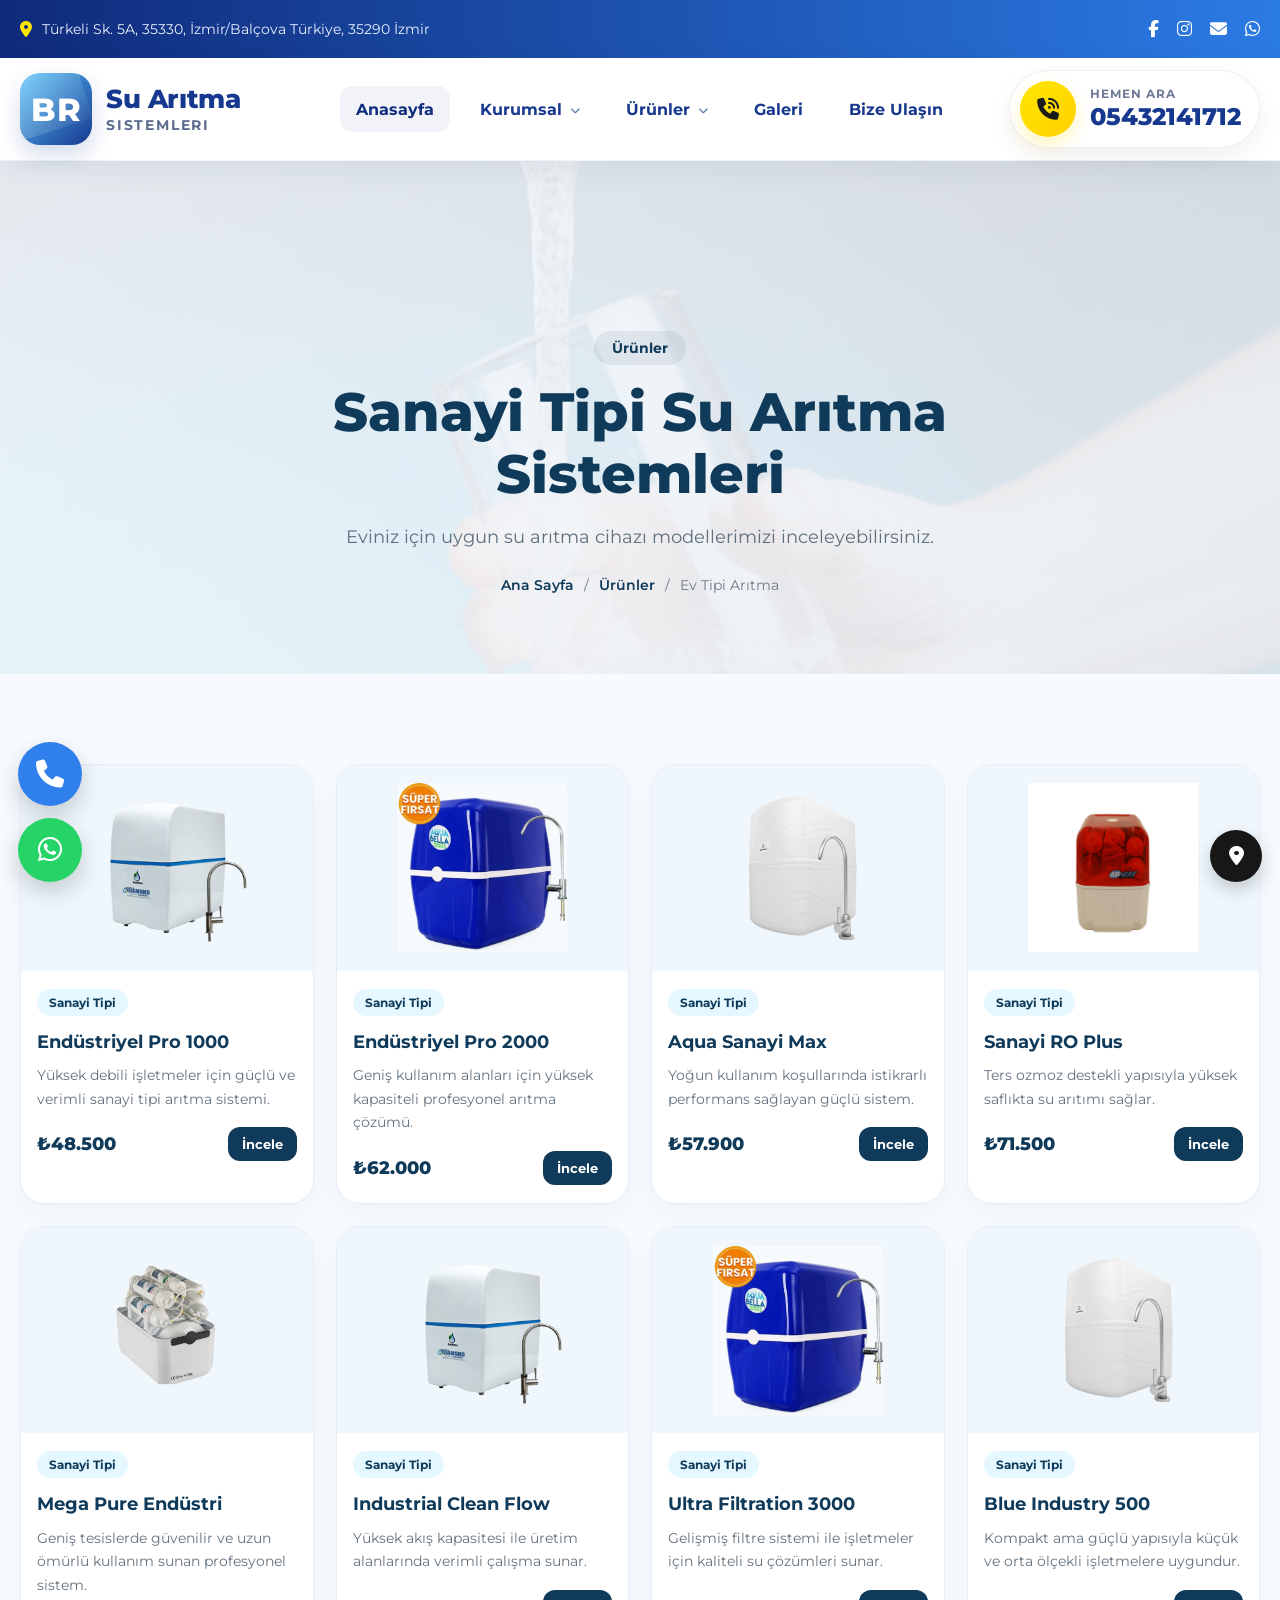
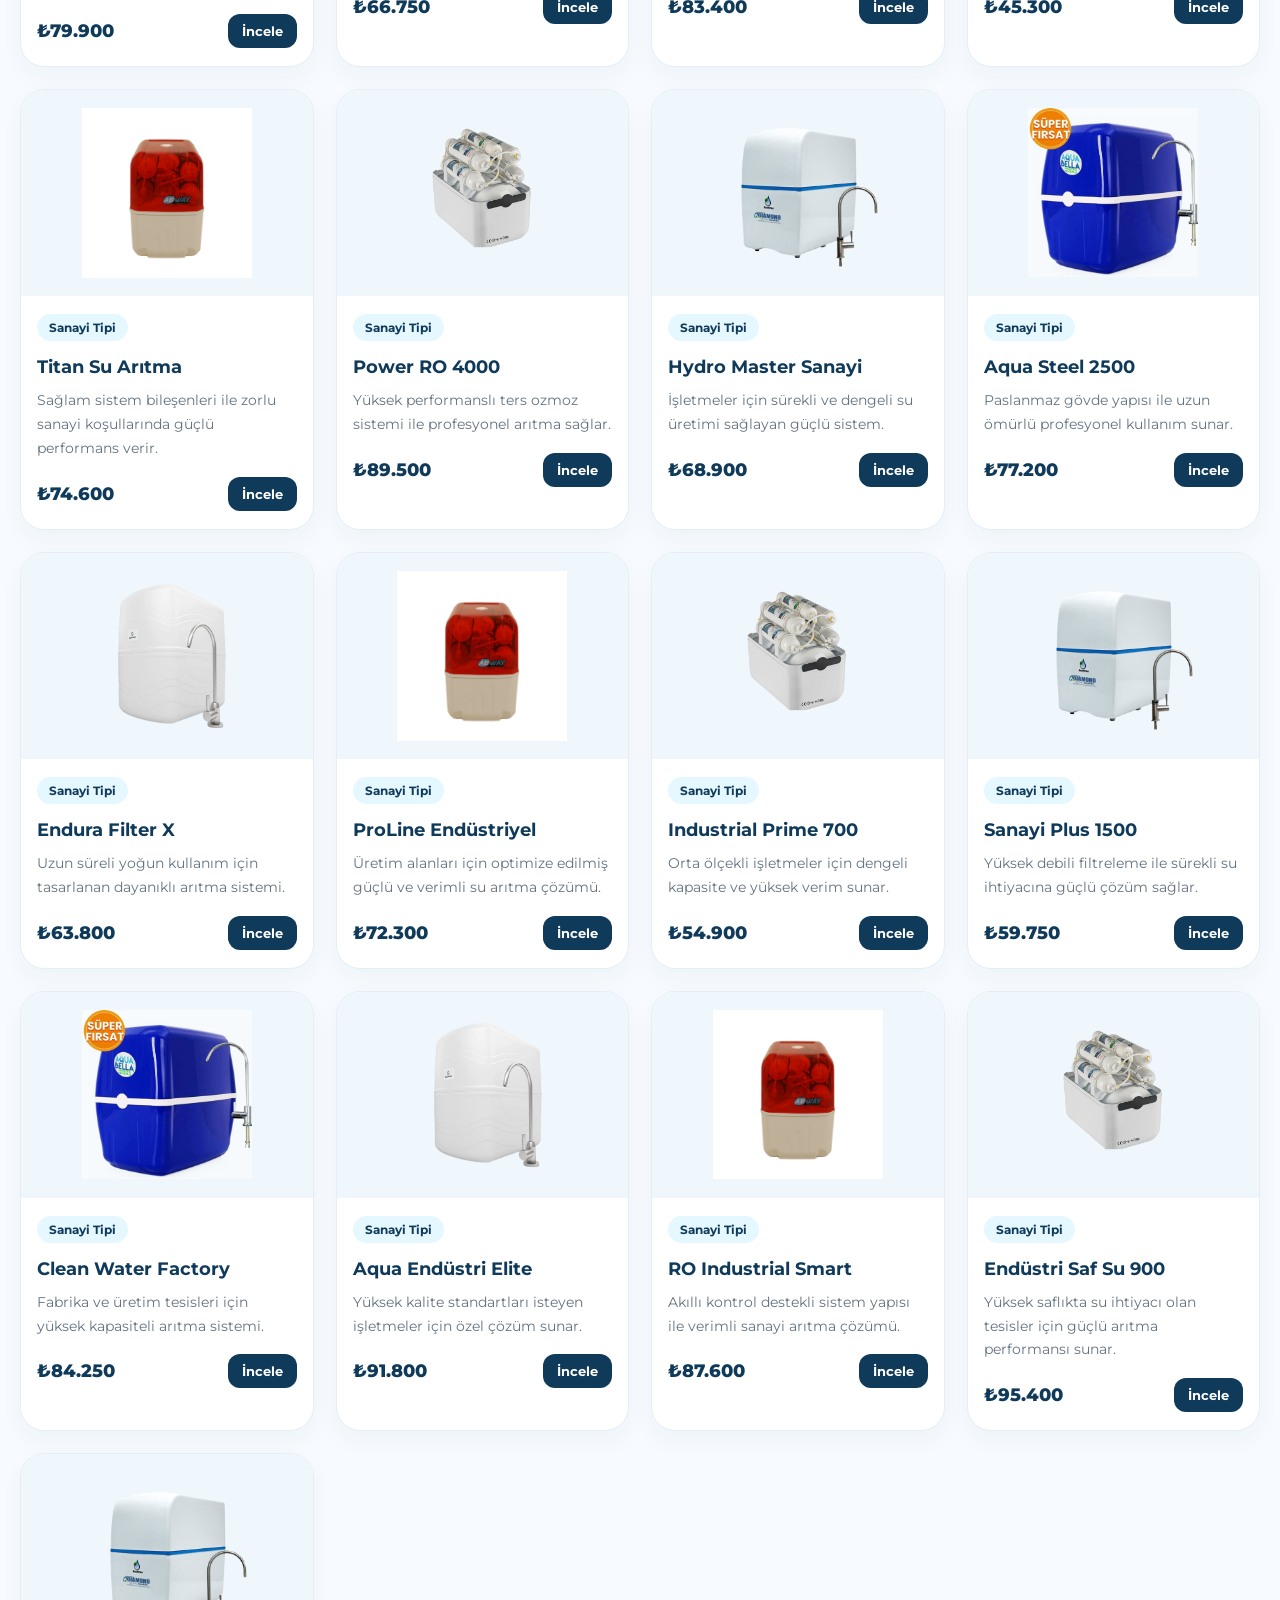
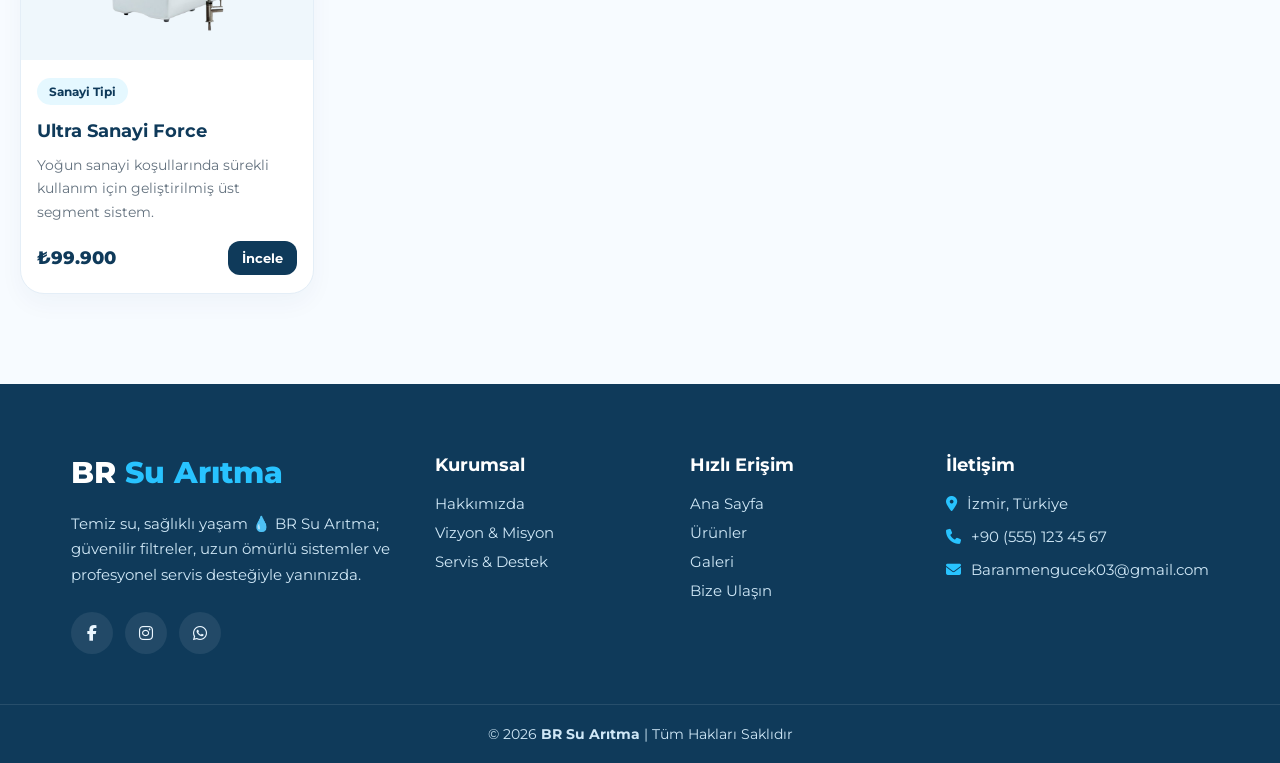
<file: sanayitipi.html>
﻿<!DOCTYPE html>
<html>
<head>
    <meta charset="utf-8" />
    <title></title>
    <link rel="stylesheet" href="style.css" />
    <link rel="stylesheet" href="footer.css" />

    <link rel="stylesheet"
          href="https://cdnjs.cloudflare.com/ajax/libs/font-awesome/6.5.2/css/all.min.css" />

    <!-- Google Font -->
    <link rel="preconnect" href="https://fonts.googleapis.com">
    <link rel="preconnect" href="https://fonts.gstatic.com" crossorigin>
    <link href="https://fonts.googleapis.com/css2?family=Montserrat:wght@400;500;600;700;800&display=swap" rel="stylesheet">
    <link rel="stylesheet" href="https://cdnjs.cloudflare.com/ajax/libs/font-awesome/6.5.2/css/all.min.css">
    <link rel="stylesheet" href="https://cdnjs.cloudflare.com/ajax/libs/font-awesome/6.5.2/css/all.min.css">
    <meta name="viewport" content="width=device-width, initial-scale=1.0">
    <meta name="format-detection" content="telephone=no">

    <style>

      
        /* EV TİPİ ÜRÜNLER SAYFASI */
        .evtipi-hero {
            padding: 170px 0 80px;
            position: relative;
            overflow: hidden;
            background: linear-gradient(rgba(245, 249, 253, 0.9), rgba(245, 249, 253, 0.92)), url("image/su5.jpg") center center / cover no-repeat;
        }

        .evtipi-hero::before {
            content: "";
            position: absolute;
            inset: 0;
            background: linear-gradient(90deg, rgba(255,255,255,0.18), rgba(15,58,90,0.05));
            z-index: 1;
        }

        .evtipi-hero-content {
            position: relative;
            z-index: 2;
            max-width: 760px;
            margin: 0 auto;
            text-align: center;
        }

        .evtipi-badge {
            display: inline-block;
            padding: 8px 18px;
            border-radius: 999px;
            background: rgba(15, 58, 90, 0.08);
            color: #0f3a5a;
            font-size: 14px;
            font-weight: 700;
            margin-bottom: 16px;
        }

        .evtipi-hero-content h1 {
            font-size: 54px;
            line-height: 1.15;
            color: #0f3a5a;
            margin-bottom: 16px;
            font-weight: 800;
        }

        .evtipi-hero-content p {
            font-size: 18px;
            line-height: 1.8;
            color: #5f6f7c;
            margin: 0 auto 22px;
            max-width: 680px;
        }

        .evtipi-breadcrumb {
            display: flex;
            justify-content: center;
            align-items: center;
            gap: 10px;
            flex-wrap: wrap;
            font-size: 14px;
            color: #6c7a87;
        }

            .evtipi-breadcrumb a {
                text-decoration: none;
                color: #0f3a5a;
                font-weight: 600;
            }

        .evtipi-products-section {
            padding: 90px 0;
            background: #f7fbff;
        }

        .evtipi-products-grid {
            display: grid;
            grid-template-columns: repeat(4, 1fr);
            gap: 22px;
        }

        .evtipi-product-card {
            background: #ffffff;
            border: 1px solid #e4eef7;
            border-radius: 24px;
            overflow: hidden;
            box-shadow: 0 10px 24px rgba(15, 58, 90, 0.04);
            transition: 0.3s ease;
        }

            .evtipi-product-card:hover {
                transform: translateY(-4px);
                box-shadow: 0 18px 34px rgba(15, 58, 90, 0.08);
            }

        .evtipi-product-image {
            background: #eff7fc;
            padding: 18px;
            display: flex;
            justify-content: center;
            align-items: center;
        }

            .evtipi-product-image img {
                width: 100%;
                max-width: 170px;
                height: 170px;
                object-fit: contain;
                display: block;
            }

        .evtipi-product-content {
            padding: 18px 16px;
        }

        .evtipi-product-badge {
            display: inline-block;
            padding: 6px 12px;
            border-radius: 999px;
            background: rgba(40, 195, 255, 0.12);
            color: #0f3a5a;
            font-size: 12px;
            font-weight: 700;
            margin-bottom: 14px;
        }

        .evtipi-product-content h3 {
            font-size: 18px;
            line-height: 1.35;
            color: #0f3a5a;
            margin-bottom: 10px;
            font-weight: 700;
        }

        .evtipi-product-content p {
            font-size: 14px;
            line-height: 1.7;
            color: #64727f;
            margin-bottom: 16px;
        }

        .evtipi-product-bottom {
            display: flex;
            align-items: center;
            justify-content: space-between;
            gap: 14px;
            flex-wrap: wrap;
        }

        .evtipi-price {
            font-size: 18px;
            font-weight: 800;
            color: #0f3a5a;
        }

        .evtipi-btn {
            text-decoration: none;
            padding: 9px 14px;
            border-radius: 12px;
            background: #0f3a5a;
            color: #ffffff;
            font-size: 13px;
            font-weight: 700;
            transition: 0.3s ease;
        }

            .evtipi-btn:hover {
                background: #1a5d89;
            }

        @media (max-width: 992px) {
            .evtipi-hero {
                padding: 150px 0 70px;
            }

            .evtipi-hero-content h1 {
                font-size: 42px;
            }

            .evtipi-products-section {
                padding: 70px 0;
            }

            .evtipi-products-grid {
                grid-template-columns: repeat(2, 1fr);
            }

            @media (max-width: 768px) {
                .evtipi-hero {
                    padding: 130px 0 55px;
                }

                .evtipi-badge {
                    font-size: 12px;
                    padding: 7px 14px;
                }

                .evtipi-hero-content h1 {
                    font-size: 32px;
                }

                .evtipi-hero-content p {
                    font-size: 14px;
                    line-height: 1.8;
                }

                .evtipi-products-section {
                    padding: 55px 0;
                }

                .evtipi-products-grid {
                    grid-template-columns: 1fr;
                }

                .evtipi-product-image {
                    padding: 20px;
                }

                    .evtipi-product-image img {
                        max-width: 180px;
                        height: 180px;
                    }

                .evtipi-product-content {
                    padding: 18px 16px;
                }

                    .evtipi-product-content h3 {
                        font-size: 18px;
                    }

                    .evtipi-product-content p {
                        font-size: 14px;
                        line-height: 1.7;
                    }

                .evtipi-price {
                    font-size: 18px;
                }

                .evtipi-btn {
                    padding: 9px 14px;
                    font-size: 13px;
                }
            }

            @media (max-width: 480px) {
                .evtipi-hero-content h1 {
                    font-size: 27px;
                }

                .evtipi-hero-content p {
                    font-size: 13.5px;
                }

                .evtipi-product-image img {
                    height: 190px;
                }

                .evtipi-product-content h3 {
                    font-size: 18px;
                }
            }
    </style>
  
   
</head>
<body>


    <!-- TOPBAR -->
    <div class="topbar">
        <div class="container topbar-container">
            <div class="topbar-left">
                <i class="fa-solid fa-location-dot"></i>

                <div class="topbar-marquee">
                    <div class="topbar-marquee-track">
                        <span>Türkeli Sk. 5A, 35330, İzmir/Balçova Türkiye, 35290 İzmir</span>
                    </div>
                </div>
            </div>

            <div class="topbar-right">

                <!-- Facebook -->
                <a href="https://www.facebook.com/104635771230108/" target="_blank">
                    <i class="fa-brands fa-facebook-f"></i>
                </a>

                <!-- Instagram -->
                <a href="https://www.instagram.com/br_su_artma_sistemleri" target="_blank">
                    <i class="fa-brands fa-instagram"></i>
                </a>

                <!-- Gmail -->
                <a href="mailto:Baranmengucek03@gmail.com">
                    <i class="fa-solid fa-envelope"></i>
                </a>

                <!-- WhatsApp -->
                <a href="https://wa.me/905432141712?text=Merhaba%20su%20arıtma%20sistemleri%20hakkında%20bilgi%20almak%20istiyorum" target="_blank">
                    <i class="fa-brands fa-whatsapp"></i>
                </a>

            </div>
        </div>
    </div>
    <!-- HEADER -->
    <header class="header">
        <div class="container header-container">

            <a href="#" class="logo">
                <div class="logo-icon">BR</div>

                <div class="logo-text">
                    <h2>Su Arıtma</h2>
                    <span>Sistemleri</span>
                </div>
            </a>

            <nav class="navbar" id="navbar">
                <a href="index.html" class="active">Anasayfa</a>

                <div class="dropdown">
                    <a href="#" class="dropdown-toggle">Kurumsal</a>
                    <div class="dropdown-menu">
                        <a href="hakkimizda.html">Hakkımızda</a>
                        <a href="vizyon.html">Vizyon & Misyon</a>
                        <a href="servis.html">Servis & Destek</a>
                    </div>
                </div>

                <div class="dropdown">
                    <a href="#" class="dropdown-toggle">Ürünler</a>
                    <div class="dropdown-menu">
                        <a href="evtipi.html">Ev Tipi Arıtma</a>
                        <a href="sanayitipi.html">Sanayi Tipi Arıtma</a>
                        <a href="yedekparca.html">Yedek Parçalar</a>

                    </div>
                </div>
                <a href="galeri.html">Galeri</a>
                <a href="bizeulas.html">Bize Ulaşın</a>
            </nav>

            <a href="tel:05432141712" class="header-phone">
                <span class="phone-icon">
                    <i class="fa-solid fa-phone-volume"></i>
                </span>
                <span class="phone-text">
                    <small>Hemen Ara</small>
                    05432141712
                </span>
            </a>

            <button class="menu-toggle" id="menu-toggle" aria-label="Menüyü Aç">
                <i class="fa-solid fa-bars"></i>
            </button>
        </div>
    </header>


    <!-- EV TİPİ HERO -->
    <section class="evtipi-hero">
        <div class="container">
            <div class="evtipi-hero-content">
                <span class="evtipi-badge">Ürünler</span>
                <h1>Sanayi Tipi Su Arıtma Sistemleri</h1>
                <p>
                    Eviniz için uygun su arıtma cihazı modellerimizi inceleyebilirsiniz.
                </p>

                <div class="evtipi-breadcrumb">
                    <a href="#">Ana Sayfa</a>
                    <span>/</span>
                    <a href="#">Ürünler</a>
                    <span>/</span>
                    <span>Ev Tipi Arıtma</span>
                </div>
            </div>
        </div>
    </section>

    <section class="evtipi-products-section">
        <div class="container">
            <div class="evtipi-products-grid">

                <div class="evtipi-product-card">
                    <div class="evtipi-product-image">
                        <img src="image/aritma4.png" alt="Endüstriyel Pro 1000">
                    </div>
                    <div class="evtipi-product-content">
                        <span class="evtipi-product-badge">Sanayi Tipi</span>
                        <h3>Endüstriyel Pro 1000</h3>
                        <p>Yüksek debili işletmeler için güçlü ve verimli sanayi tipi arıtma sistemi.</p>
                        <div class="evtipi-product-bottom">
                            <span class="evtipi-price">₺48.500</span>
                            <a href="sanayitipidetay.html?id=endustriyel-pro-1000" class="evtipi-btn">İncele</a>
                        </div>
                    </div>
                </div>

                <div class="evtipi-product-card">
                    <div class="evtipi-product-image">
                        <img src="image/aritma2.png" alt="Endüstriyel Pro 2000">
                    </div>
                    <div class="evtipi-product-content">
                        <span class="evtipi-product-badge">Sanayi Tipi</span>
                        <h3>Endüstriyel Pro 2000</h3>
                        <p>Geniş kullanım alanları için yüksek kapasiteli profesyonel arıtma çözümü.</p>
                        <div class="evtipi-product-bottom">
                            <span class="evtipi-price">₺62.000</span>
                            <a href="sanayitipidetay.html?id=endustriyel-pro-2000" class="evtipi-btn">İncele</a>
                        </div>
                    </div>
                </div>

                <div class="evtipi-product-card">
                    <div class="evtipi-product-image">
                        <img src="image/aritma1.png" alt="Aqua Sanayi Max">
                    </div>
                    <div class="evtipi-product-content">
                        <span class="evtipi-product-badge">Sanayi Tipi</span>
                        <h3>Aqua Sanayi Max</h3>
                        <p>Yoğun kullanım koşullarında istikrarlı performans sağlayan güçlü sistem.</p>
                        <div class="evtipi-product-bottom">
                            <span class="evtipi-price">₺57.900</span>
                            <a href="sanayitipidetay.html?id=aqua-sanayi-max" class="evtipi-btn">İncele</a>
                        </div>
                    </div>
                </div>

                <div class="evtipi-product-card">
                    <div class="evtipi-product-image">
                        <img src="image/abway1.png" alt="Sanayi RO Plus">
                    </div>
                    <div class="evtipi-product-content">
                        <span class="evtipi-product-badge">Sanayi Tipi</span>
                        <h3>Sanayi RO Plus</h3>
                        <p>Ters ozmoz destekli yapısıyla yüksek saflıkta su arıtımı sağlar.</p>
                        <div class="evtipi-product-bottom">
                            <span class="evtipi-price">₺71.500</span>
                            <a href="sanayitipidetay.html?id=sanayi-ro-plus" class="evtipi-btn">İncele</a>
                        </div>
                    </div>
                </div>

                <div class="evtipi-product-card">
                    <div class="evtipi-product-image">
                        <img src="image/filtredegisim.png" alt="Mega Pure Endüstri">
                    </div>
                    <div class="evtipi-product-content">
                        <span class="evtipi-product-badge">Sanayi Tipi</span>
                        <h3>Mega Pure Endüstri</h3>
                        <p>Geniş tesislerde güvenilir ve uzun ömürlü kullanım sunan profesyonel sistem.</p>
                        <div class="evtipi-product-bottom">
                            <span class="evtipi-price">₺79.900</span>
                            <a href="sanayitipidetay.html?id=mega-pure-endustri" class="evtipi-btn">İncele</a>
                        </div>
                    </div>
                </div>

                <div class="evtipi-product-card">
                    <div class="evtipi-product-image">
                        <img src="image/aritma4.png" alt="Industrial Clean Flow">
                    </div>
                    <div class="evtipi-product-content">
                        <span class="evtipi-product-badge">Sanayi Tipi</span>
                        <h3>Industrial Clean Flow</h3>
                        <p>Yüksek akış kapasitesi ile üretim alanlarında verimli çalışma sunar.</p>
                        <div class="evtipi-product-bottom">
                            <span class="evtipi-price">₺66.750</span>
                            <a href="sanayitipidetay.html?id=industrial-clean-flow" class="evtipi-btn">İncele</a>
                        </div>
                    </div>
                </div>

                <div class="evtipi-product-card">
                    <div class="evtipi-product-image">
                        <img src="image/aritma2.png" alt="Ultra Filtration 3000">
                    </div>
                    <div class="evtipi-product-content">
                        <span class="evtipi-product-badge">Sanayi Tipi</span>
                        <h3>Ultra Filtration 3000</h3>
                        <p>Gelişmiş filtre sistemi ile işletmeler için kaliteli su çözümleri sunar.</p>
                        <div class="evtipi-product-bottom">
                            <span class="evtipi-price">₺83.400</span>
                            <a href="sanayitipidetay.html?id=ultra-filtration-3000" class="evtipi-btn">İncele</a>
                        </div>
                    </div>
                </div>

                <div class="evtipi-product-card">
                    <div class="evtipi-product-image">
                        <img src="image/aritma1.png" alt="Blue Industry 500">
                    </div>
                    <div class="evtipi-product-content">
                        <span class="evtipi-product-badge">Sanayi Tipi</span>
                        <h3>Blue Industry 500</h3>
                        <p>Kompakt ama güçlü yapısıyla küçük ve orta ölçekli işletmelere uygundur.</p>
                        <div class="evtipi-product-bottom">
                            <span class="evtipi-price">₺45.300</span>
                            <a href="sanayitipidetay.html?id=blue-industry-500" class="evtipi-btn">İncele</a>
                        </div>
                    </div>
                </div>

                <div class="evtipi-product-card">
                    <div class="evtipi-product-image">
                        <img src="image/abway1.png" alt="Titan Su Arıtma">
                    </div>
                    <div class="evtipi-product-content">
                        <span class="evtipi-product-badge">Sanayi Tipi</span>
                        <h3>Titan Su Arıtma</h3>
                        <p>Sağlam sistem bileşenleri ile zorlu sanayi koşullarında güçlü performans verir.</p>
                        <div class="evtipi-product-bottom">
                            <span class="evtipi-price">₺74.600</span>
                            <a href="sanayitipidetay.html?id=titan-su-aritma" class="evtipi-btn">İncele</a>
                        </div>
                    </div>
                </div>

                <div class="evtipi-product-card">
                    <div class="evtipi-product-image">
                        <img src="image/filtredegisim.png" alt="Power RO 4000">
                    </div>
                    <div class="evtipi-product-content">
                        <span class="evtipi-product-badge">Sanayi Tipi</span>
                        <h3>Power RO 4000</h3>
                        <p>Yüksek performanslı ters ozmoz sistemi ile profesyonel arıtma sağlar.</p>
                        <div class="evtipi-product-bottom">
                            <span class="evtipi-price">₺89.500</span>
                            <a href="sanayitipidetay.html?id=power-ro-4000" class="evtipi-btn">İncele</a>
                        </div>
                    </div>
                </div>

                <div class="evtipi-product-card">
                    <div class="evtipi-product-image">
                        <img src="image/aritma4.png" alt="Hydro Master Sanayi">
                    </div>
                    <div class="evtipi-product-content">
                        <span class="evtipi-product-badge">Sanayi Tipi</span>
                        <h3>Hydro Master Sanayi</h3>
                        <p>İşletmeler için sürekli ve dengeli su üretimi sağlayan güçlü sistem.</p>
                        <div class="evtipi-product-bottom">
                            <span class="evtipi-price">₺68.900</span>
                            <a href="sanayitipidetay.html?id=hydro-master-sanayi" class="evtipi-btn">İncele</a>
                        </div>
                    </div>
                </div>

                <div class="evtipi-product-card">
                    <div class="evtipi-product-image">
                        <img src="image/aritma2.png" alt="Aqua Steel 2500">
                    </div>
                    <div class="evtipi-product-content">
                        <span class="evtipi-product-badge">Sanayi Tipi</span>
                        <h3>Aqua Steel 2500</h3>
                        <p>Paslanmaz gövde yapısı ile uzun ömürlü profesyonel kullanım sunar.</p>
                        <div class="evtipi-product-bottom">
                            <span class="evtipi-price">₺77.200</span>
                            <a href="sanayitipidetay.html?id=aqua-steel-2500" class="evtipi-btn">İncele</a>
                        </div>
                    </div>
                </div>

                <div class="evtipi-product-card">
                    <div class="evtipi-product-image">
                        <img src="image/aritma1.png" alt="Endura Filter X">
                    </div>
                    <div class="evtipi-product-content">
                        <span class="evtipi-product-badge">Sanayi Tipi</span>
                        <h3>Endura Filter X</h3>
                        <p>Uzun süreli yoğun kullanım için tasarlanan dayanıklı arıtma sistemi.</p>
                        <div class="evtipi-product-bottom">
                            <span class="evtipi-price">₺63.800</span>
                            <a href="sanayitipidetay.html?id=endura-filter-x" class="evtipi-btn">İncele</a>
                        </div>
                    </div>
                </div>

                <div class="evtipi-product-card">
                    <div class="evtipi-product-image">
                        <img src="image/abway1.png" alt="ProLine Endüstriyel">
                    </div>
                    <div class="evtipi-product-content">
                        <span class="evtipi-product-badge">Sanayi Tipi</span>
                        <h3>ProLine Endüstriyel</h3>
                        <p>Üretim alanları için optimize edilmiş güçlü ve verimli su arıtma çözümü.</p>
                        <div class="evtipi-product-bottom">
                            <span class="evtipi-price">₺72.300</span>
                            <a href="sanayitipidetay.html?id=proline-endustriyel" class="evtipi-btn">İncele</a>
                        </div>
                    </div>
                </div>

                <div class="evtipi-product-card">
                    <div class="evtipi-product-image">
                        <img src="image/filtredegisim.png" alt="Industrial Prime 700">
                    </div>
                    <div class="evtipi-product-content">
                        <span class="evtipi-product-badge">Sanayi Tipi</span>
                        <h3>Industrial Prime 700</h3>
                        <p>Orta ölçekli işletmeler için dengeli kapasite ve yüksek verim sunar.</p>
                        <div class="evtipi-product-bottom">
                            <span class="evtipi-price">₺54.900</span>
                            <a href="sanayitipidetay.html?id=industrial-prime-700" class="evtipi-btn">İncele</a>
                        </div>
                    </div>
                </div>

                <div class="evtipi-product-card">
                    <div class="evtipi-product-image">
                        <img src="image/aritma4.png" alt="Sanayi Plus 1500">
                    </div>
                    <div class="evtipi-product-content">
                        <span class="evtipi-product-badge">Sanayi Tipi</span>
                        <h3>Sanayi Plus 1500</h3>
                        <p>Yüksek debili filtreleme ile sürekli su ihtiyacına güçlü çözüm sağlar.</p>
                        <div class="evtipi-product-bottom">
                            <span class="evtipi-price">₺59.750</span>
                            <a href="sanayitipidetay.html?id=sanayi-plus-1500" class="evtipi-btn">İncele</a>
                        </div>
                    </div>
                </div>

                <div class="evtipi-product-card">
                    <div class="evtipi-product-image">
                        <img src="image/aritma2.png" alt="Clean Water Factory">
                    </div>
                    <div class="evtipi-product-content">
                        <span class="evtipi-product-badge">Sanayi Tipi</span>
                        <h3>Clean Water Factory</h3>
                        <p>Fabrika ve üretim tesisleri için yüksek kapasiteli arıtma sistemi.</p>
                        <div class="evtipi-product-bottom">
                            <span class="evtipi-price">₺84.250</span>
                            <a href="sanayitipidetay.html?id=clean-water-factory" class="evtipi-btn">İncele</a>
                        </div>
                    </div>
                </div>

                <div class="evtipi-product-card">
                    <div class="evtipi-product-image">
                        <img src="image/aritma1.png" alt="Aqua Endüstri Elite">
                    </div>
                    <div class="evtipi-product-content">
                        <span class="evtipi-product-badge">Sanayi Tipi</span>
                        <h3>Aqua Endüstri Elite</h3>
                        <p>Yüksek kalite standartları isteyen işletmeler için özel çözüm sunar.</p>
                        <div class="evtipi-product-bottom">
                            <span class="evtipi-price">₺91.800</span>
                            <a href="sanayitipidetay.html?id=aqua-endustri-elite" class="evtipi-btn">İncele</a>
                        </div>
                    </div>
                </div>

                <div class="evtipi-product-card">
                    <div class="evtipi-product-image">
                        <img src="image/abway1.png" alt="RO Industrial Smart">
                    </div>
                    <div class="evtipi-product-content">
                        <span class="evtipi-product-badge">Sanayi Tipi</span>
                        <h3>RO Industrial Smart</h3>
                        <p>Akıllı kontrol destekli sistem yapısı ile verimli sanayi arıtma çözümü.</p>
                        <div class="evtipi-product-bottom">
                            <span class="evtipi-price">₺87.600</span>
                            <a href="sanayitipidetay.html?id=ro-industrial-smart" class="evtipi-btn">İncele</a>
                        </div>
                    </div>
                </div>

                <div class="evtipi-product-card">
                    <div class="evtipi-product-image">
                        <img src="image/filtredegisim.png" alt="Endüstri Saf Su 900">
                    </div>
                    <div class="evtipi-product-content">
                        <span class="evtipi-product-badge">Sanayi Tipi</span>
                        <h3>Endüstri Saf Su 900</h3>
                        <p>Yüksek saflıkta su ihtiyacı olan tesisler için güçlü arıtma performansı sunar.</p>
                        <div class="evtipi-product-bottom">
                            <span class="evtipi-price">₺95.400</span>
                            <a href="sanayitipidetay.html?id=endustri-saf-su-900" class="evtipi-btn">İncele</a>
                        </div>
                    </div>
                </div>

                <div class="evtipi-product-card">
                    <div class="evtipi-product-image">
                        <img src="image/aritma4.png" alt="Ultra Sanayi Force">
                    </div>
                    <div class="evtipi-product-content">
                        <span class="evtipi-product-badge">Sanayi Tipi</span>
                        <h3>Ultra Sanayi Force</h3>
                        <p>Yoğun sanayi koşullarında sürekli kullanım için geliştirilmiş üst segment sistem.</p>
                        <div class="evtipi-product-bottom">
                            <span class="evtipi-price">₺99.900</span>
                            <a href="sanayitipidetay.html?id=ultra-sanayi-force" class="evtipi-btn">İncele</a>
                        </div>
                    </div>
                </div>

            </div>
        </div>
    </section>



    <!-- FIXED CONTACT BUTTONS -->
    <div class="fixed-contact-left">

        <!-- Telefon -->
        <a href="tel:+905432141712" class="contact-btn phone-btn" aria-label="Telefon">
            <i class="fa-solid fa-phone"></i>
        </a>

        <!-- WhatsApp -->
        <a href="https://wa.me/905432141712?text=Merhaba%20BR%20Su%20Arıtma%20Sistemleri%20hakkında%20bilgi%20almak%20istiyorum."
           target="_blank"
           class="contact-btn whatsapp-btn"
           aria-label="WhatsApp">
            <i class="fa-brands fa-whatsapp"></i>
        </a>

    </div>
    <div class="fixed-contact-right">

        <a href="https://www.google.com/maps?q=Türkeli+Sk+5A+Balçova+İzmir+Türkiye"
           target="_blank"
           class="mini-btn"
           aria-label="Konum">

            <i class="fa-solid fa-location-dot"></i>

        </a>

    </div>


    <footer class="footer">
        <div class="container footer-grid">

            <!-- Logo ve açıklama -->
            <div class="footer-about">
                <div class="footer-logo">
                    BR <span>Su Arıtma</span>
                </div>

                <p>
                    Temiz su, sağlıklı yaşam 💧 BR Su Arıtma; güvenilir filtreler,
                    uzun ömürlü sistemler ve profesyonel servis desteğiyle yanınızda.
                </p>
                <div class="footer-social">

                    <!-- Facebook -->
                    <a href="https://facebook.com/brsuaritma" target="_blank">
                        <i class="fa-brands fa-facebook-f"></i>
                    </a>

                    <!-- Instagram -->
                    <a href="https://instagram.com/brsuaritma" target="_blank">
                        <i class="fa-brands fa-instagram"></i>
                    </a>

                    <!-- WhatsApp -->
                    <a href="https://wa.me/905551234567" target="_blank">
                        <i class="fa-brands fa-whatsapp"></i>
                    </a>

                </div>
            </div>

            <!-- Kurumsal -->
            <div class="footer-links">
                <h3>Kurumsal</h3>
                <ul>
                    <li><a href="#">Hakkımızda</a></li>
                    <li><a href="#">Vizyon & Misyon</a></li>
                    <li><a href="#">Servis & Destek</a></li>


                </ul>
            </div>

            <!-- Hızlı erişim -->
            <div class="footer-links">
                <h3>Hızlı Erişim</h3>
                <ul>
                    <li><a href="#">Ana Sayfa</a></li>
                    <li><a href="#">Ürünler</a></li>
                    <li><a href="#">Galeri</a></li>
                    <li><a href="#">Bize Ulaşın</a></li>

                </ul>
            </div>

            <!-- İletişim -->
            <div class="footer-contact">
                <h3>İletişim</h3>

                <p>
                    <i class="fa-solid fa-location-dot"></i>
                    İzmir, Türkiye
                </p>

                <p>
                    <i class="fa-solid fa-phone"></i>
                    +90 (555) 123 45 67
                </p>

                <p>
                    <i class="fa-solid fa-envelope"></i>
                    Baranmengucek03@gmail.com
                </p>
            </div>

        </div>

        <div class="footer-bottom">
            © 2026 <strong>BR Su Arıtma</strong> | Tüm Hakları Saklıdır
        </div>
    </footer>


    <script>
        const menuToggle = document.getElementById("menu-toggle");
        const navbar = document.getElementById("navbar");
        const dropdownToggles = document.querySelectorAll(".dropdown-toggle");

        menuToggle.addEventListener("click", () => {
            navbar.classList.toggle("active");
        });

        dropdownToggles.forEach(toggle => {
            toggle.addEventListener("click", function (e) {
                if (window.innerWidth <= 992) {
                    e.preventDefault();

                    const parentDropdown = this.parentElement;

                    document.querySelectorAll(".dropdown").forEach(drop => {
                        if (drop !== parentDropdown) {
                            drop.classList.remove("active");
                        }
                    });

                    parentDropdown.classList.toggle("active");
                }
            });
        });

        window.addEventListener("resize", () => {
            if (window.innerWidth > 992) {
                document.querySelectorAll(".dropdown").forEach(drop => {
                    drop.classList.remove("active");
                });
                navbar.classList.remove("active");
            }
        });
    </script>


</body>

</html>
</file>
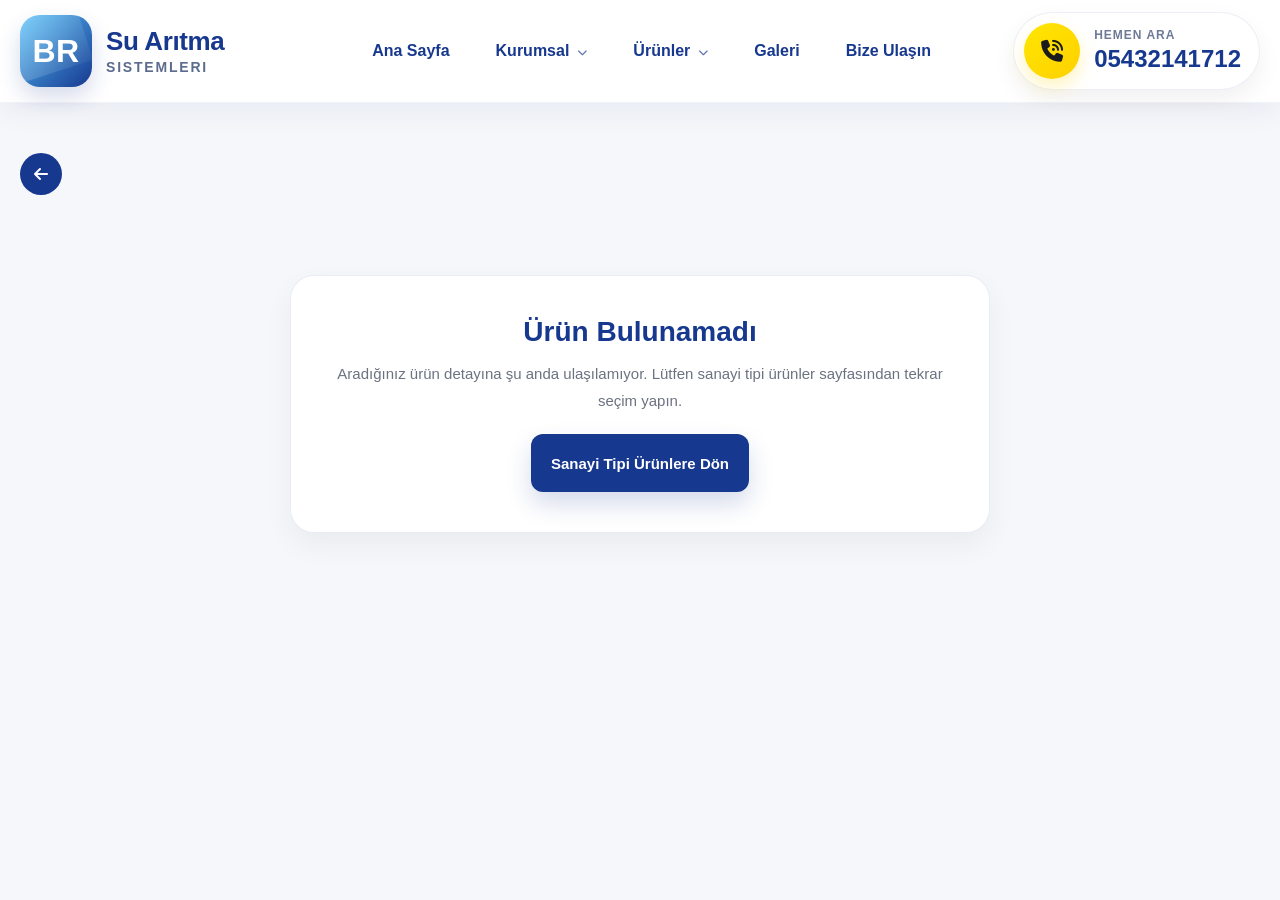
<file: sanayitipidetay.html>
﻿<!DOCTYPE html>
<html>
<head>
    <meta charset="utf-8" />
    <title></title>
    <link rel="stylesheet"
          href="https://cdnjs.cloudflare.com/ajax/libs/font-awesome/6.5.2/css/all.min.css">
    <link rel="stylesheet" href="style.css" />

    <meta name="viewport" content="width=device-width, initial-scale=1.0">
    <link rel="preconnect" href="https://fonts.googleapis.com">
    <link rel="preconnect" href="https://fonts.gstatic.com" crossorigin>
    <link href="https://fonts.googleapis.com/css2?family=Montserrat:wght@400;500;600;700;800&display=swap" rel="stylesheet">
    <link rel="stylesheet" href="https://cdnjs.cloudflare.com/ajax/libs/font-awesome/6.5.2/css/all.min.css">
    <link rel="stylesheet" href="https://cdnjs.cloudflare.com/ajax/libs/font-awesome/6.5.2/css/all.min.css">
    <meta name="format-detection" content="telephone=no">


    <style>

        * {
            margin: 0;
            padding: 0;
            box-sizing: border-box;
        }

        body {
            font-family: Arial, Helvetica, sans-serif;
            background: #f5f7fb;
            color: #1f2937;
        }

        a {
            text-decoration: none;
        }

        img {
            display: block;
            max-width: 100%;
        }

        .detail-container {
            width: 100%;
            max-width: 1200px;
            margin: 0 auto;
            padding: 0 20px;
        }

        .topbar {
            background: #fff;
            border-bottom: 1px solid #e8edf5;
            position: sticky;
            top: 0;
            z-index: 100;
        }

        .topbar-inner {
            min-height: 78px;
            display: flex;
            align-items: center;
            justify-content: space-between;
            gap: 20px;
        }

        .brand {
            display: flex;
            align-items: center;
            gap: 14px;
        }

        .brand-logo {
            width: 54px;
            height: 54px;
            border-radius: 16px;
            background: linear-gradient(135deg,#58b5ff,#17388f);
            display: flex;
            align-items: center;
            justify-content: center;
            color: #fff;
            font-weight: 800;
            font-size: 22px;
        }

        .brand-text h2 {
            font-size: 20px;
            color: #17388f;
            margin-bottom: 3px;
        }

        .brand-text p {
            font-size: 13px;
            color: #6b7280;
        }

        .back-btn {
            display: inline-flex;
            align-items: center;
            justify-content: center;
            padding: 12px 18px;
            border-radius: 12px;
            background: #17388f;
            color: #fff;
            font-size: 14px;
            font-weight: 700;
            transition: .3s;
        }

            .back-btn:hover {
                background: #0f2d7c;
            }

        .detail-page {
            padding: 50px 0 80px;
        }

        .detail-layout {
            display: grid;
            grid-template-columns: 1.05fr 1fr;
            gap: 30px;
            align-items: start;
        }

        .gallery-card,
        .content-card,
        .info-card {
            background: #fff;
            border: 1px solid #e8edf5;
            border-radius: 24px;
            box-shadow: 0 12px 30px rgba(0,0,0,.05);
        }

        .gallery-card {
            padding: 22px;
        }

        .main-image {
            width: 100%;
            height: 500px;
            background: #f8fbff;
            border-radius: 18px;
            display: flex;
            align-items: center;
            justify-content: center;
            padding: 20px;
            overflow: hidden;
        }

            .main-image img {
                max-width: 100%;
                max-height: 100%;
                object-fit: contain;
            }

        .thumbs {
            margin-top: 16px;
            display: grid;
            grid-template-columns: repeat(4,1fr);
            gap: 10px;
        }

        .thumb {
            height: 90px;
            border: 1px solid #e8edf5;
            border-radius: 14px;
            background: #f8fbff;
            display: flex;
            align-items: center;
            justify-content: center;
            padding: 10px;
            cursor: pointer;
            transition: .25s;
        }

            .thumb img {
                max-width: 100%;
                max-height: 100%;
                object-fit: contain;
            }

            .thumb.active,
            .thumb:hover {
                border-color: #17388f;
                box-shadow: 0 8px 18px rgba(23,56,143,.12);
            }

        .content-card {
            padding: 30px;
        }

        .badge {
            display: inline-block;
            padding: 7px 14px;
            border-radius: 999px;
            background: #eaf1ff;
            color: #17388f;
            font-size: 13px;
            font-weight: 700;
            margin-bottom: 14px;
        }

        .product-title {
            font-size: 38px;
            line-height: 1.2;
            color: #17388f;
            margin-bottom: 14px;
        }

        .product-short {
            font-size: 16px;
            line-height: 1.8;
            color: #6b7280;
            margin-bottom: 20px;
        }

        .price-row {
            display: flex;
            align-items: center;
            gap: 14px;
            flex-wrap: wrap;
            margin-bottom: 22px;
        }

        .price {
            font-size: 34px;
            font-weight: 800;
            color: #111827;
        }

        .stock {
            display: inline-flex;
            align-items: center;
            justify-content: center;
            padding: 8px 14px;
            border-radius: 999px;
            background: #eefaf1;
            color: #15803d;
            font-size: 13px;
            font-weight: 700;
        }

        .action-row {
            display: flex;
            gap: 12px;
            flex-wrap: wrap;
            margin-bottom: 24px;
        }

        .btn {
            display: inline-flex;
            align-items: center;
            justify-content: center;
            min-width: 170px;
            padding: 14px 20px;
            border-radius: 12px;
            font-size: 15px;
            font-weight: 700;
            transition: .3s;
        }

        .btn-primary {
            background: #17388f;
            color: #fff;
        }

            .btn-primary:hover {
                background: #0f2d7c;
            }

        .btn-light {
            background: #f3f6fc;
            color: #17388f;
            border: 1px solid #dfe7f5;
        }

            .btn-light:hover {
                background: #eaf1ff;
            }

        .mini-grid {
            display: grid;
            grid-template-columns: repeat(2,1fr);
            gap: 12px;
        }

        .mini-box {
            background: #f8fbff;
            border: 1px solid #e8edf5;
            border-radius: 16px;
            padding: 16px;
        }

            .mini-box h4 {
                font-size: 14px;
                color: #17388f;
                margin-bottom: 6px;
            }

            .mini-box p {
                font-size: 13px;
                line-height: 1.6;
                color: #6b7280;
            }

        .bottom-area {
            margin-top: 30px;
            display: grid;
            grid-template-columns: 1.1fr .9fr;
            gap: 30px;
        }

        .info-card {
            padding: 28px;
        }

        .section-head {
            font-size: 24px;
            color: #17388f;
            margin-bottom: 18px;
        }

        .description {
            font-size: 15px;
            line-height: 1.85;
            color: #4b5563;
            margin-bottom: 18px;
        }

        .feature-list {
            display: grid;
            gap: 12px;
        }

            .feature-list li {
                list-style: none;
                background: #f8fbff;
                border: 1px solid #e8edf5;
                border-radius: 14px;
                padding: 14px 16px;
                font-size: 14px;
                line-height: 1.7;
                color: #4b5563;
            }

        .spec-list {
            display: grid;
            gap: 10px;
        }

        .spec-item {
            display: flex;
            justify-content: space-between;
            gap: 20px;
            border-bottom: 1px solid #edf1f7;
            padding: 13px 0;
        }

            .spec-item:last-child {
                border-bottom: none;
            }

        .spec-label {
            font-size: 14px;
            color: #6b7280;
            font-weight: 600;
        }

        .spec-value {
            font-size: 14px;
            color: #111827;
            font-weight: 700;
            text-align: right;
        }

        .not-found {
            max-width: 700px;
            margin: 80px auto;
            background: #fff;
            border: 1px solid #e8edf5;
            border-radius: 24px;
            box-shadow: 0 12px 30px rgba(0,0,0,.05);
            padding: 40px 25px;
            text-align: center;
        }

            .not-found h2 {
                font-size: 28px;
                color: #17388f;
                margin-bottom: 12px;
            }

            .not-found p {
                font-size: 15px;
                color: #6b7280;
                line-height: 1.8;
                margin-bottom: 20px;
            }

        @media (max-width: 992px) {
            .detail-layout,
            .bottom-area {
                grid-template-columns: 1fr;
            }

            .main-image {
                height: 420px;
            }

            .product-title {
                font-size: 30px;
            }
        }

        @media (max-width: 768px) {
            .topbar-inner {
                flex-direction: column;
                align-items: flex-start;
                justify-content: center;
                padding: 8px 0;
                margin-top: -20px;
            }

            .back-btn {
                display: inline-flex;
                align-items: center;
                justify-content: center;
                padding: 12px 10px;
                font-size: 15px;
                border-radius: 9px;
                background: #17388f;
                color: #fff;
                margin-top: 15px;
                margin-bottom: 10px;
                margin-left: 15px;
            }

            .detail-page {
                padding: 30px 0 60px;
            }

            .gallery-card,
            .content-card,
            .info-card {
                border-radius: 18px;
                padding: 18px;
            }

            .main-image {
                height: 300px;
                border-radius: 14px;
            }

            .thumbs {
                gap: 8px;
            }

            .thumb {
                height: 70px;
                border-radius: 12px;
            }

            .product-title {
                font-size: 24px;
            }

            .product-short {
                font-size: 14px;
            }

            .price {
                font-size: 26px;
            }

            .action-row {
                flex-direction: column;
            }

            .btn {
                width: 100%;
                min-width: auto;
            }

            .mini-grid {
                grid-template-columns: 1fr;
            }

            .section-head {
                font-size: 20px;
            }

            .description {
                font-size: 14px;
            }


            .brand-logo {
                width: 48px;
                height: 48px;
                font-size: 20px;
                margin-top: 12px;
            }

            .brand-text h2 {
                font-size: 18px;
                margin-top: 12px;
            }
        }

        @media (max-width: 480px) {
            .container {
                padding: 0 14px;
            }


            .brand-logo {
                width: 48px;
                height: 48px;
                font-size: 20px;
                margin-top: 7px;
            }

            .brand-text h2 {
                font-size: 18px;
                margin-top: 7px;
            }

            .main-image {
                height: 240px;
            }

            .thumb {
                height: 62px;
            }

            .product-title {
                font-size: 21px;
            }

            .price {
                font-size: 23px;
            }

            .spec-item {
                flex-direction: column;
                gap: 6px;
            }

            .spec-value {
                text-align: left;
            }
        }


        .detail-back {
            margin-bottom: 16px;
        }

        .back-btn {
            display: inline-flex;
            align-items: center;
            justify-content: center;
            width: 42px;
            height: 42px;
            border-radius: 50%;
            background: #17388f;
            color: #fff;
            font-size: 16px;
            transition: 0.3s;
            margin-left: 20px;
        }

            .back-btn:hover {
                background: #0f2d7c;
                transform: translateY(-2px);
            }
    </style>

</head>
<body>
    <!-- HEADER -->
    <header class="header">
        <div class="container header-container">

            <a href="#" class="logo">
                <div class="logo-icon">BR</div>

                <div class="logo-text">
                    <h2>Su Arıtma</h2>
                    <span>Sistemleri</span>
                </div>
            </a>

            <nav class="navbar" id="navbar">

                <a href="index.html">Ana Sayfa</a>
                <div class="dropdown">
                    <a href="#" class="dropdown-toggle">Kurumsal</a>
                    <div class="dropdown-menu">
                        <a href="hakkimizda.html">Hakkımızda</a>
                        <a href="vizyon.html">Vizyon & Misyon</a>
                        <a href="servis.html">Servis & Destek</a>
                    </div>
                </div>

                <div class="dropdown">
                    <a href="#" class="dropdown-toggle">Ürünler</a>
                    <div class="dropdown-menu">
                        <a href="evtipi.html">Ev Tipi Arıtma</a>
                        <a href="sanayitipi.html">Sanayi Tipi Arıtma</a>
                        <a href="yedekparca.html">Yedek Parçalar</a>

                    </div>
                </div>
                <a href="galeri.html">Galeri</a>
                <a href="bizeulas.html">Bize Ulaşın</a>
            </nav>

            <a href="tel:05432141712" class="header-phone">
                <span class="phone-icon">
                    <i class="fa-solid fa-phone-volume"></i>
                </span>
                <span class="phone-text">
                    <small>Hemen Ara</small>
                    05432141712
                </span>
            </a>

            <button class="menu-toggle" id="menu-toggle" aria-label="Menüyü Aç">
                <i class="fa-solid fa-bars"></i>
            </button>
        </div>
    </header>

    <main class="detail-page">

        <div class="detail-back">
            <a href="sanayitipi.html" class="back-btn">
                <i class="fa-solid fa-arrow-left"></i>
            </a>
        </div>

        <div class="detail-container" id="productContainer"></div>


    </main>






    <script>
        const menuToggle = document.getElementById("menu-toggle");
        const navbar = document.getElementById("navbar");
        const dropdownToggles = document.querySelectorAll(".dropdown-toggle");

        menuToggle.addEventListener("click", () => {
            navbar.classList.toggle("active");
        });

        dropdownToggles.forEach(toggle => {
            toggle.addEventListener("click", function (e) {
                if (window.innerWidth <= 992) {
                    e.preventDefault();

                    const parentDropdown = this.parentElement;

                    document.querySelectorAll(".dropdown").forEach(drop => {
                        if (drop !== parentDropdown) {
                            drop.classList.remove("active");
                        }
                    });

                    parentDropdown.classList.toggle("active");
                }
            });
        });

        window.addEventListener("resize", () => {
            if (window.innerWidth > 992) {
                document.querySelectorAll(".dropdown").forEach(drop => {
                    drop.classList.remove("active");
                });
                navbar.classList.remove("active");
            }
        });
    </script>


    <script>
        const products = {
            "endustriyel-pro-1000": {
                name: "Endüstriyel Pro 1000",
                category: "Sanayi Tipi",
                price: "₺48.500",
                stock: "Stokta Mevcut",
                shortText: "Yüksek debili işletmeler için güçlü ve verimli sanayi tipi arıtma sistemi.",
                description: "Endüstriyel Pro 1000, sanayi kullanımı için geliştirilmiş güçlü ve verimli bir su arıtma sistemidir. Yüksek debili çalışma yapısı sayesinde küçük ve orta ölçekli işletmelerde güvenilir performans sunar. Günlük yoğun kullanım için ideal çözüm sağlar.",
                whatsapp: "905432141712",
                images: ["image/aritma4.png", "image/aritma4.png", "image/aritma4.png", "image/aritma4.png"],
                features: ["Yüksek debili çalışma", "Sanayi tipi güçlü sistem", "Verimli filtreleme", "Günlük yoğun kullanıma uygun", "Kolay bakım avantajı"],
                specs: {
                    "Kullanım Alanı": "Sanayi / İşletme",
                    "Sistem Tipi": "Sanayi Tipi",
                    "Filtreleme": "Çok Aşamalı",
                    "Garanti": "2 Yıl",
                    "Kurulum": "Profesyonel Montaj"
                }
            },

            "endustriyel-pro-2000": {
                name: "Endüstriyel Pro 2000",
                category: "Sanayi Tipi",
                price: "₺62.000",
                stock: "Stokta Mevcut",
                shortText: "Geniş kullanım alanları için yüksek kapasiteli profesyonel arıtma çözümü.",
                description: "Endüstriyel Pro 2000, daha geniş tesisler ve daha yüksek su ihtiyacı için tasarlanmış profesyonel bir sanayi tipi arıtma sistemidir. Yüksek kapasiteli çalışma yapısı ile istikrarlı performans sunar ve işletmeler için uzun ömürlü bir kullanım sağlar.",
                whatsapp: "905432141712",
                images: ["image/aritma2.png", "image/aritma2.png", "image/aritma2.png", "image/aritma2.png"],
                features: ["Yüksek kapasite", "Geniş alanlar için uygun", "İstikrarlı performans", "Uzun ömürlü sistem", "Profesyonel kullanım"],
                specs: {
                    "Kullanım Alanı": "Sanayi / Tesis",
                    "Sistem Tipi": "Sanayi Tipi",
                    "Filtreleme": "Yüksek Kapasiteli Çok Aşamalı",
                    "Garanti": "2 Yıl",
                    "Servis": "Mevcut"
                }
            },

            "aqua-sanayi-max": {
                name: "Aqua Sanayi Max",
                category: "Sanayi Tipi",
                price: "₺57.900",
                stock: "Stokta Mevcut",
                shortText: "Yoğun kullanım koşullarında istikrarlı performans sağlayan güçlü sistem.",
                description: "Aqua Sanayi Max, yoğun sanayi kullanımına uygun olarak geliştirilmiş güçlü bir su arıtma sistemidir. Sürekli çalışan işletmeler için dengeli ve güvenilir performans sunar. Filtreleme verimi ile dikkat çeken profesyonel bir çözümdür.",
                whatsapp: "905432141712",
                images: ["image/aritma1.png", "image/aritma1.png", "image/aritma1.png", "image/aritma1.png"],
                features: ["Yoğun kullanıma uygun", "Güçlü performans", "Dengeli çalışma", "Verimli filtreleme", "Profesyonel çözüm"],
                specs: {
                    "Kullanım Alanı": "Sanayi / İşletme",
                    "Sistem Tipi": "Sanayi Tipi",
                    "Filtreleme": "Çok Aşamalı",
                    "Garanti": "2 Yıl",
                    "Kurulum": "Profesyonel Montaj"
                }
            },

            "sanayi-ro-plus": {
                name: "Sanayi RO Plus",
                category: "Sanayi Tipi",
                price: "₺71.500",
                stock: "Stokta Mevcut",
                shortText: "Ters ozmoz destekli yapısıyla yüksek saflıkta su arıtımı sağlar.",
                description: "Sanayi RO Plus, ters ozmoz destekli filtreleme yapısı ile daha yüksek saflıkta su elde etmek isteyen işletmeler için geliştirilmiştir. Üretim alanları, tesisler ve profesyonel kullanım için uygun güçlü bir sistem sunar.",
                whatsapp: "905432141712",
                images: ["image/abway1.png", "image/abway1.png", "image/abway1.png", "image/abway1.png"],
                features: ["Ters ozmoz sistemi", "Yüksek saflıkta su", "Profesyonel kullanım", "Güçlü performans", "Uzun ömürlü yapı"],
                specs: {
                    "Kullanım Alanı": "Sanayi / Üretim",
                    "Sistem Tipi": "RO Sanayi Tipi",
                    "Filtreleme": "Ters Ozmoz Çok Aşamalı",
                    "Garanti": "2 Yıl",
                    "Servis": "Mevcut"
                }
            },

            "mega-pure-endustri": {
                name: "Mega Pure Endüstri",
                category: "Sanayi Tipi",
                price: "₺79.900",
                stock: "Stokta Mevcut",
                shortText: "Geniş tesislerde güvenilir ve uzun ömürlü kullanım sunan profesyonel sistem.",
                description: "Mega Pure Endüstri, geniş ölçekli tesisler ve sürekli çalışan işletmeler için geliştirilmiş profesyonel bir su arıtma sistemidir. Güçlü bileşenleri ve dengeli performansı sayesinde uzun ömürlü ve güvenilir bir kullanım sunar.",
                whatsapp: "905432141712",
                images: ["image/filtredegisim.png", "image/filtredegisim.png", "image/filtredegisim.png", "image/filtredegisim.png"],
                features: ["Geniş tesislere uygun", "Uzun ömürlü sistem", "Güvenilir kullanım", "Profesyonel yapı", "Yüksek performans"],
                specs: {
                    "Kullanım Alanı": "Sanayi / Tesis",
                    "Sistem Tipi": "Profesyonel Sanayi Tipi",
                    "Filtreleme": "Çok Aşamalı",
                    "Garanti": "2 Yıl",
                    "Kurulum": "Profesyonel Montaj"
                }
            },

            "industrial-clean-flow": {
                name: "Industrial Clean Flow",
                category: "Sanayi Tipi",
                price: "₺66.750",
                stock: "Stokta Mevcut",
                shortText: "Yüksek akış kapasitesi ile üretim alanlarında verimli çalışma sunar.",
                description: "Industrial Clean Flow, yüksek akış kapasitesi ile üretim tesisleri ve işletmeler için kesintisiz su arıtma performansı sağlar. Verimli çalışma yapısı sayesinde yoğun kullanımlarda dahi dengeli sonuç sunar.",
                whatsapp: "905432141712",
                images: ["image/aritma4.png", "image/aritma4.png", "image/aritma4.png", "image/aritma4.png"],
                features: ["Yüksek akış kapasitesi", "Verimli çalışma", "Kesintisiz performans", "Üretim alanlarına uygun", "Dengeli sistem"],
                specs: {
                    "Kullanım Alanı": "Sanayi / Üretim",
                    "Sistem Tipi": "Sanayi Tipi",
                    "Filtreleme": "Çok Aşamalı",
                    "Garanti": "2 Yıl",
                    "Servis": "Mevcut"
                }
            },

            "ultra-filtration-3000": {
                name: "Ultra Filtration 3000",
                category: "Sanayi Tipi",
                price: "₺83.400",
                stock: "Stokta Mevcut",
                shortText: "Gelişmiş filtre sistemi ile işletmeler için kaliteli su çözümleri sunar.",
                description: "Ultra Filtration 3000, gelişmiş filtreleme bileşenleri ile kaliteli su ihtiyacı olan sanayi alanları için geliştirilmiştir. Yüksek performansı ve profesyonel yapısı ile güvenilir arıtma çözümü sunar.",
                whatsapp: "905432141712",
                images: ["image/aritma2.png", "image/aritma2.png", "image/aritma2.png", "image/aritma2.png"],
                features: ["Gelişmiş filtre sistemi", "Kaliteli su üretimi", "Profesyonel kullanım", "Yüksek performans", "İşletmeler için uygun"],
                specs: {
                    "Kullanım Alanı": "Sanayi / İşletme",
                    "Sistem Tipi": "Ultra Filtrasyon",
                    "Filtreleme": "Gelişmiş Çok Aşamalı",
                    "Garanti": "2 Yıl",
                    "Kurulum": "Profesyonel Montaj"
                }
            },

            "blue-industry-500": {
                name: "Blue Industry 500",
                category: "Sanayi Tipi",
                price: "₺45.300",
                stock: "Stokta Mevcut",
                shortText: "Kompakt ama güçlü yapısıyla küçük ve orta ölçekli işletmelere uygundur.",
                description: "Blue Industry 500, daha kompakt boyutlarda ancak güçlü performans sunan bir sanayi tipi arıtma sistemidir. Küçük ve orta ölçekli işletmeler için uygun yapıdadır. Verimli ve pratik kullanım sağlar.",
                whatsapp: "905432141712",
                images: ["image/aritma1.png", "image/aritma1.png", "image/aritma1.png", "image/aritma1.png"],
                features: ["Kompakt yapı", "Güçlü performans", "Küçük işletmeler için uygun", "Pratik kullanım", "Verimli çalışma"],
                specs: {
                    "Kullanım Alanı": "Sanayi / İşletme",
                    "Sistem Tipi": "Kompakt Sanayi Tipi",
                    "Filtreleme": "Çok Aşamalı",
                    "Garanti": "2 Yıl",
                    "Servis": "Mevcut"
                }
            },

            "titan-su-aritma": {
                name: "Titan Su Arıtma",
                category: "Sanayi Tipi",
                price: "₺74.600",
                stock: "Stokta Mevcut",
                shortText: "Sağlam sistem bileşenleri ile zorlu sanayi koşullarında güçlü performans verir.",
                description: "Titan Su Arıtma, zorlu sanayi koşulları için geliştirilmiş sağlam ve güvenilir bir su arıtma sistemidir. Yüksek dayanıklılık sunan yapısı ile profesyonel kullanımda etkili sonuç verir.",
                whatsapp: "905432141712",
                images: ["image/abway1.png", "image/abway1.png", "image/abway1.png", "image/abway1.png"],
                features: ["Sağlam sistem yapısı", "Zorlu koşullara uygun", "Yüksek dayanıklılık", "Güçlü performans", "Profesyonel kullanım"],
                specs: {
                    "Kullanım Alanı": "Sanayi / Tesis",
                    "Sistem Tipi": "Dayanıklı Sanayi Tipi",
                    "Filtreleme": "Çok Aşamalı",
                    "Garanti": "2 Yıl",
                    "Kurulum": "Profesyonel Montaj"
                }
            },

            "power-ro-4000": {
                name: "Power RO 4000",
                category: "Sanayi Tipi",
                price: "₺89.500",
                stock: "Stokta Mevcut",
                shortText: "Yüksek performanslı ters ozmoz sistemi ile profesyonel arıtma sağlar.",
                description: "Power RO 4000, yüksek performanslı ters ozmoz teknolojisi ile profesyonel su arıtımı sunar. Yüksek saflık isteyen işletmeler, üretim tesisleri ve özel kullanım alanları için güçlü bir çözümdür.",
                whatsapp: "905432141712",
                images: ["image/filtredegisim.png", "image/filtredegisim.png", "image/filtredegisim.png", "image/filtredegisim.png"],
                features: ["Yüksek performanslı RO", "Profesyonel arıtma", "Yüksek saflık", "Güçlü sistem", "Sanayi kullanımı"],
                specs: {
                    "Kullanım Alanı": "Sanayi / Üretim",
                    "Sistem Tipi": "RO Sanayi Tipi",
                    "Filtreleme": "Ters Ozmoz Gelişmiş",
                    "Garanti": "2 Yıl",
                    "Servis": "Mevcut"
                }
            },

            "hydro-master-sanayi": {
                name: "Hydro Master Sanayi",
                category: "Sanayi Tipi",
                price: "₺68.900",
                stock: "Stokta Mevcut",
                shortText: "İşletmeler için sürekli ve dengeli su üretimi sağlayan güçlü sistem.",
                description: "Hydro Master Sanayi, sürekli ve dengeli su ihtiyacı olan işletmeler için geliştirilmiştir. Güçlü performansı ve istikrarlı çalışma sistemi sayesinde sanayi alanında güvenilir bir çözüm sunar.",
                whatsapp: "905432141712",
                images: ["image/aritma4.png", "image/aritma4.png", "image/aritma4.png", "image/aritma4.png"],
                features: ["Sürekli su üretimi", "Dengeli çalışma", "Güçlü performans", "İşletmelere uygun", "Güvenilir çözüm"],
                specs: {
                    "Kullanım Alanı": "Sanayi / İşletme",
                    "Sistem Tipi": "Sanayi Tipi",
                    "Filtreleme": "Çok Aşamalı",
                    "Garanti": "2 Yıl",
                    "Kurulum": "Profesyonel Montaj"
                }
            },

            "aqua-steel-2500": {
                name: "Aqua Steel 2500",
                category: "Sanayi Tipi",
                price: "₺77.200",
                stock: "Stokta Mevcut",
                shortText: "Paslanmaz gövde yapısı ile uzun ömürlü profesyonel kullanım sunar.",
                description: "Aqua Steel 2500, paslanmaz çelik gövde yapısı ile uzun süreli ve profesyonel kullanım için geliştirilmiştir. Sağlam yapısı ve yüksek filtreleme performansı ile sanayi alanında etkili bir çözüm sunar.",
                whatsapp: "905432141712",
                images: ["image/aritma2.png", "image/aritma2.png", "image/aritma2.png", "image/aritma2.png"],
                features: ["Paslanmaz gövde", "Uzun ömürlü kullanım", "Profesyonel yapı", "Yüksek filtreleme", "Güçlü sistem"],
                specs: {
                    "Kullanım Alanı": "Sanayi / Tesis",
                    "Sistem Tipi": "Çelik Gövdeli Sanayi Tipi",
                    "Filtreleme": "Çok Aşamalı",
                    "Garanti": "2 Yıl",
                    "Servis": "Mevcut"
                }
            },

            "endura-filter-x": {
                name: "Endura Filter X",
                category: "Sanayi Tipi",
                price: "₺63.800",
                stock: "Stokta Mevcut",
                shortText: "Uzun süreli yoğun kullanım için tasarlanan dayanıklı arıtma sistemi.",
                description: "Endura Filter X, dayanıklı sistem yapısı ve uzun süreli çalışma performansı ile sanayi kullanımı için tasarlanmıştır. Yoğun tempolu işletmeler için güvenilir ve verimli sonuç sunar.",
                whatsapp: "905432141712",
                images: ["image/aritma1.png", "image/aritma1.png", "image/aritma1.png", "image/aritma1.png"],
                features: ["Dayanıklı yapı", "Yoğun kullanıma uygun", "Uzun süreli performans", "Verimli sonuç", "Sanayi çözümü"],
                specs: {
                    "Kullanım Alanı": "Sanayi / İşletme",
                    "Sistem Tipi": "Dayanıklı Sanayi Tipi",
                    "Filtreleme": "Çok Aşamalı",
                    "Garanti": "2 Yıl",
                    "Kurulum": "Profesyonel Montaj"
                }
            },

            "proline-endustriyel": {
                name: "ProLine Endüstriyel",
                category: "Sanayi Tipi",
                price: "₺72.300",
                stock: "Stokta Mevcut",
                shortText: "Üretim alanları için optimize edilmiş güçlü ve verimli su arıtma çözümü.",
                description: "ProLine Endüstriyel, üretim alanları için optimize edilmiş filtreleme sistemi ile güçlü ve verimli bir kullanım sunar. Sanayi koşullarına uygun bileşenleri sayesinde istikrarlı performans sağlar.",
                whatsapp: "905432141712",
                images: ["image/abway1.png", "image/abway1.png", "image/abway1.png", "image/abway1.png"],
                features: ["Üretim alanlarına uygun", "Güçlü sistem", "Verimli kullanım", "İstikrarlı performans", "Profesyonel çözüm"],
                specs: {
                    "Kullanım Alanı": "Sanayi / Üretim",
                    "Sistem Tipi": "Endüstriyel Arıtma",
                    "Filtreleme": "Çok Aşamalı",
                    "Garanti": "2 Yıl",
                    "Servis": "Mevcut"
                }
            },

            "industrial-prime-700": {
                name: "Industrial Prime 700",
                category: "Sanayi Tipi",
                price: "₺54.900",
                stock: "Stokta Mevcut",
                shortText: "Orta ölçekli işletmeler için dengeli kapasite ve yüksek verim sunar.",
                description: "Industrial Prime 700, orta ölçekli işletmelerin günlük su ihtiyacını karşılamak için geliştirilmiş dengeli kapasitede bir sanayi tipi arıtma sistemidir. Verimli performansı ile işletme kullanımına uygundur.",
                whatsapp: "905432141712",
                images: ["image/filtredegisim.png", "image/filtredegisim.png", "image/filtredegisim.png", "image/filtredegisim.png"],
                features: ["Orta ölçekli işletmelere uygun", "Dengeli kapasite", "Yüksek verim", "Pratik kullanım", "Güvenilir performans"],
                specs: {
                    "Kullanım Alanı": "Sanayi / İşletme",
                    "Sistem Tipi": "Sanayi Tipi",
                    "Filtreleme": "Standart Çok Aşamalı",
                    "Garanti": "2 Yıl",
                    "Kurulum": "Profesyonel Montaj"
                }
            },

            "sanayi-plus-1500": {
                name: "Sanayi Plus 1500",
                category: "Sanayi Tipi",
                price: "₺59.750",
                stock: "Stokta Mevcut",
                shortText: "Yüksek debili filtreleme ile sürekli su ihtiyacına güçlü çözüm sağlar.",
                description: "Sanayi Plus 1500, yüksek debili çalışma yapısı ile sürekli su ihtiyacı olan işletmeler için güçlü bir çözüm sunar. Güvenilir sistem bileşenleri ile uzun süreli kullanım avantajı sağlar.",
                whatsapp: "905432141712",
                images: ["image/aritma4.png", "image/aritma4.png", "image/aritma4.png", "image/aritma4.png"],
                features: ["Yüksek debili filtreleme", "Sürekli kullanım", "Güçlü çözüm", "Uzun ömürlü yapı", "Sanayiye uygun"],
                specs: {
                    "Kullanım Alanı": "Sanayi / Tesis",
                    "Sistem Tipi": "Sanayi Tipi",
                    "Filtreleme": "Yüksek Debili Çok Aşamalı",
                    "Garanti": "2 Yıl",
                    "Servis": "Mevcut"
                }
            },

            "clean-water-factory": {
                name: "Clean Water Factory",
                category: "Sanayi Tipi",
                price: "₺84.250",
                stock: "Stokta Mevcut",
                shortText: "Fabrika ve üretim tesisleri için yüksek kapasiteli arıtma sistemi.",
                description: "Clean Water Factory, fabrika ve üretim tesislerinin yüksek hacimli su ihtiyacını karşılamak üzere geliştirilmiş profesyonel bir arıtma sistemidir. Güçlü kapasitesi ile güvenilir performans sağlar.",
                whatsapp: "905432141712",
                images: ["image/aritma2.png", "image/aritma2.png", "image/aritma2.png", "image/aritma2.png"],
                features: ["Fabrikalara uygun", "Yüksek kapasiteli sistem", "Güvenilir performans", "Profesyonel kullanım", "Sanayi çözümü"],
                specs: {
                    "Kullanım Alanı": "Sanayi / Fabrika",
                    "Sistem Tipi": "Yüksek Kapasiteli Sanayi Tipi",
                    "Filtreleme": "Çok Aşamalı",
                    "Garanti": "2 Yıl",
                    "Kurulum": "Profesyonel Montaj"
                }
            },

            "aqua-endustri-elite": {
                name: "Aqua Endüstri Elite",
                category: "Sanayi Tipi",
                price: "₺91.800",
                stock: "Stokta Mevcut",
                shortText: "Yüksek kalite standartları isteyen işletmeler için özel çözüm sunar.",
                description: "Aqua Endüstri Elite, yüksek kalite standartları isteyen işletmeler için geliştirilmiş üst segment bir su arıtma sistemidir. Filtreleme performansı ve sistem kalitesi ile profesyonel alanlarda güçlü kullanım sunar.",
                whatsapp: "905432141712",
                images: ["image/aritma1.png", "image/aritma1.png", "image/aritma1.png", "image/aritma1.png"],
                features: ["Üst segment kalite", "Yüksek standartlar", "Profesyonel kullanım", "Güçlü filtreleme", "Özel çözüm"],
                specs: {
                    "Kullanım Alanı": "Sanayi / Profesyonel",
                    "Sistem Tipi": "Elite Sanayi Tipi",
                    "Filtreleme": "Gelişmiş Çok Aşamalı",
                    "Garanti": "2 Yıl",
                    "Servis": "Mevcut"
                }
            },

            "ro-industrial-smart": {
                name: "RO Industrial Smart",
                category: "Sanayi Tipi",
                price: "₺87.600",
                stock: "Stokta Mevcut",
                shortText: "Akıllı kontrol destekli sistem yapısı ile verimli sanayi arıtma çözümü.",
                description: "RO Industrial Smart, akıllı kontrol destekli çalışma yapısı ile profesyonel sanayi kullanımı için geliştirilmiştir. Verimli filtreleme ve dengeli sistem yönetimi sunar. Modern işletmeler için güçlü bir alternatiftir.",
                whatsapp: "905432141712",
                images: ["image/abway1.png", "image/abway1.png", "image/abway1.png", "image/abway1.png"],
                features: ["Akıllı kontrol sistemi", "Verimli filtreleme", "Modern işletmelere uygun", "Dengeli çalışma", "Profesyonel kullanım"],
                specs: {
                    "Kullanım Alanı": "Sanayi / Üretim",
                    "Sistem Tipi": "Akıllı RO Sanayi Tipi",
                    "Filtreleme": "Ters Ozmoz Çok Aşamalı",
                    "Garanti": "2 Yıl",
                    "Kurulum": "Profesyonel Montaj"
                }
            },

            "endustri-saf-su-900": {
                name: "Endüstri Saf Su 900",
                category: "Sanayi Tipi",
                price: "₺95.400",
                stock: "Stokta Mevcut",
                shortText: "Yüksek saflıkta su ihtiyacı olan tesisler için güçlü arıtma performansı sunar.",
                description: "Endüstri Saf Su 900, yüksek saflıkta su ihtiyacı olan tesisler için geliştirilmiş güçlü bir sanayi tipi arıtma sistemidir. Profesyonel kullanım alanlarında yüksek verim ve güvenilir performans sunar.",
                whatsapp: "905432141712",
                images: ["image/filtredegisim.png", "image/filtredegisim.png", "image/filtredegisim.png", "image/filtredegisim.png"],
                features: ["Yüksek saflıkta su", "Profesyonel tesis kullanımı", "Güçlü performans", "Yüksek verim", "Güvenilir sistem"],
                specs: {
                    "Kullanım Alanı": "Sanayi / Tesis",
                    "Sistem Tipi": "Saf Su Sanayi Tipi",
                    "Filtreleme": "Gelişmiş Çok Aşamalı",
                    "Garanti": "2 Yıl",
                    "Servis": "Mevcut"
                }
            },

            "ultra-sanayi-force": {
                name: "Ultra Sanayi Force",
                category: "Sanayi Tipi",
                price: "₺99.900",
                stock: "Stokta Mevcut",
                shortText: "Yoğun sanayi koşullarında sürekli kullanım için geliştirilmiş üst segment sistem.",
                description: "Ultra Sanayi Force, yoğun sanayi koşullarında sürekli ve güçlü performans sunmak için geliştirilmiş üst segment bir arıtma sistemidir. Büyük işletmeler ve yüksek hacimli kullanım alanları için uygundur.",
                whatsapp: "905432141712",
                images: ["image/aritma4.png", "image/aritma4.png", "image/aritma4.png", "image/aritma4.png"],
                features: ["Üst segment sistem", "Sürekli kullanım", "Yoğun sanayi koşullarına uygun", "Yüksek hacim performansı", "Büyük işletmelere uygun"],
                specs: {
                    "Kullanım Alanı": "Sanayi / Büyük Tesis",
                    "Sistem Tipi": "Üst Segment Sanayi Tipi",
                    "Filtreleme": "Yüksek Kapasiteli Çok Aşamalı",
                    "Garanti": "2 Yıl",
                    "Kurulum": "Profesyonel Montaj"
                }
            }
        };

        const params = new URLSearchParams(window.location.search);
        const productId = params.get("id");
        const product = products[productId];
        const container = document.getElementById("productContainer");

        if (product) {
            const thumbsHTML = product.images.map((img, index) => `
            <div class="thumb ${index === 0 ? "active" : ""}" onclick="changeImage('${img}', this)">
                <img src="${img}" alt="${product.name}">
            </div>
        `).join("");

            const featuresHTML = product.features.map(item => `
            <li><i class="fa-solid fa-circle-check" style="color:#17388f; margin-right:8px;"></i>${item}</li>
        `).join("");

            const specsHTML = Object.entries(product.specs).map(([key, value]) => `
            <div class="spec-item">
                <div class="spec-label">${key}</div>
                <div class="spec-value">${value}</div>
            </div>
        `).join("");

            container.innerHTML = `
            <div class="detail-layout">
                <div class="gallery-card">
                    <div class="main-image">
                        <img id="mainProductImage" src="${product.images[0]}" alt="${product.name}">
                    </div>
                    <div class="thumbs">
                        ${thumbsHTML}
                    </div>
                </div>

                <div class="content-card">
                    <span class="badge">${product.category}</span>
                    <h1 class="product-title">${product.name}</h1>
                    <p class="product-short">${product.shortText}</p>

                    <div class="price-row">
                        <div class="price">${product.price}</div>
                        <div class="stock">${product.stock}</div>
                    </div>

                    <div class="action-row">
                        <a href="https://wa.me/${product.whatsapp}?text=${encodeURIComponent(product.name + ' hakkında bilgi almak istiyorum.')}" target="_blank" class="btn btn-primary">
                            <i class="fa-brands fa-whatsapp" style="margin-right:8px;"></i>
                            WhatsApp'tan Bilgi Al
                        </a>

                        <a href="sanayitipi.html" class="btn btn-light">
                            <i class="fa-solid fa-arrow-left" style="margin-right:8px;"></i>
                            Sanayi Tipi Ürünlere Dön
                        </a>
                    </div>

                    <div class="mini-grid">
                        <div class="mini-box">
                            <h4>Hızlı Bilgi</h4>
                            <p>${product.shortText}</p>
                        </div>
                        <div class="mini-box">
                            <h4>Destek</h4>
                            <p>Kurulum, servis ve ürün desteği için bizimle hızlıca iletişime geçebilirsiniz.</p>
                        </div>
                    </div>
                </div>
            </div>

            <div class="bottom-area">
                <div class="info-card">
                    <h2 class="section-head">Ürün Açıklaması</h2>
                    <p class="description">${product.description}</p>

                    <h2 class="section-head">Öne Çıkan Özellikler</h2>
                    <ul class="feature-list">
                        ${featuresHTML}
                    </ul>
                </div>

                <div class="info-card">
                    <h2 class="section-head">Teknik Bilgiler</h2>
                    <div class="spec-list">
                        ${specsHTML}
                    </div>
                </div>
            </div>
        `;
        } else {
            container.innerHTML = `
            <div class="not-found">
                <h2>Ürün Bulunamadı</h2>
                <p>Aradığınız ürün detayına şu anda ulaşılamıyor. Lütfen sanayi tipi ürünler sayfasından tekrar seçim yapın.</p>
                <a href="sanayitipi.html" class="btn btn-primary">Sanayi Tipi Ürünlere Dön</a>
            </div>
        `;
        }

        function changeImage(imageSrc, element) {
            document.getElementById("mainProductImage").src = imageSrc;
            document.querySelectorAll(".thumb").forEach(item => item.classList.remove("active"));
            element.classList.add("active");
        }
    </script>


</body>

</html>
</file>
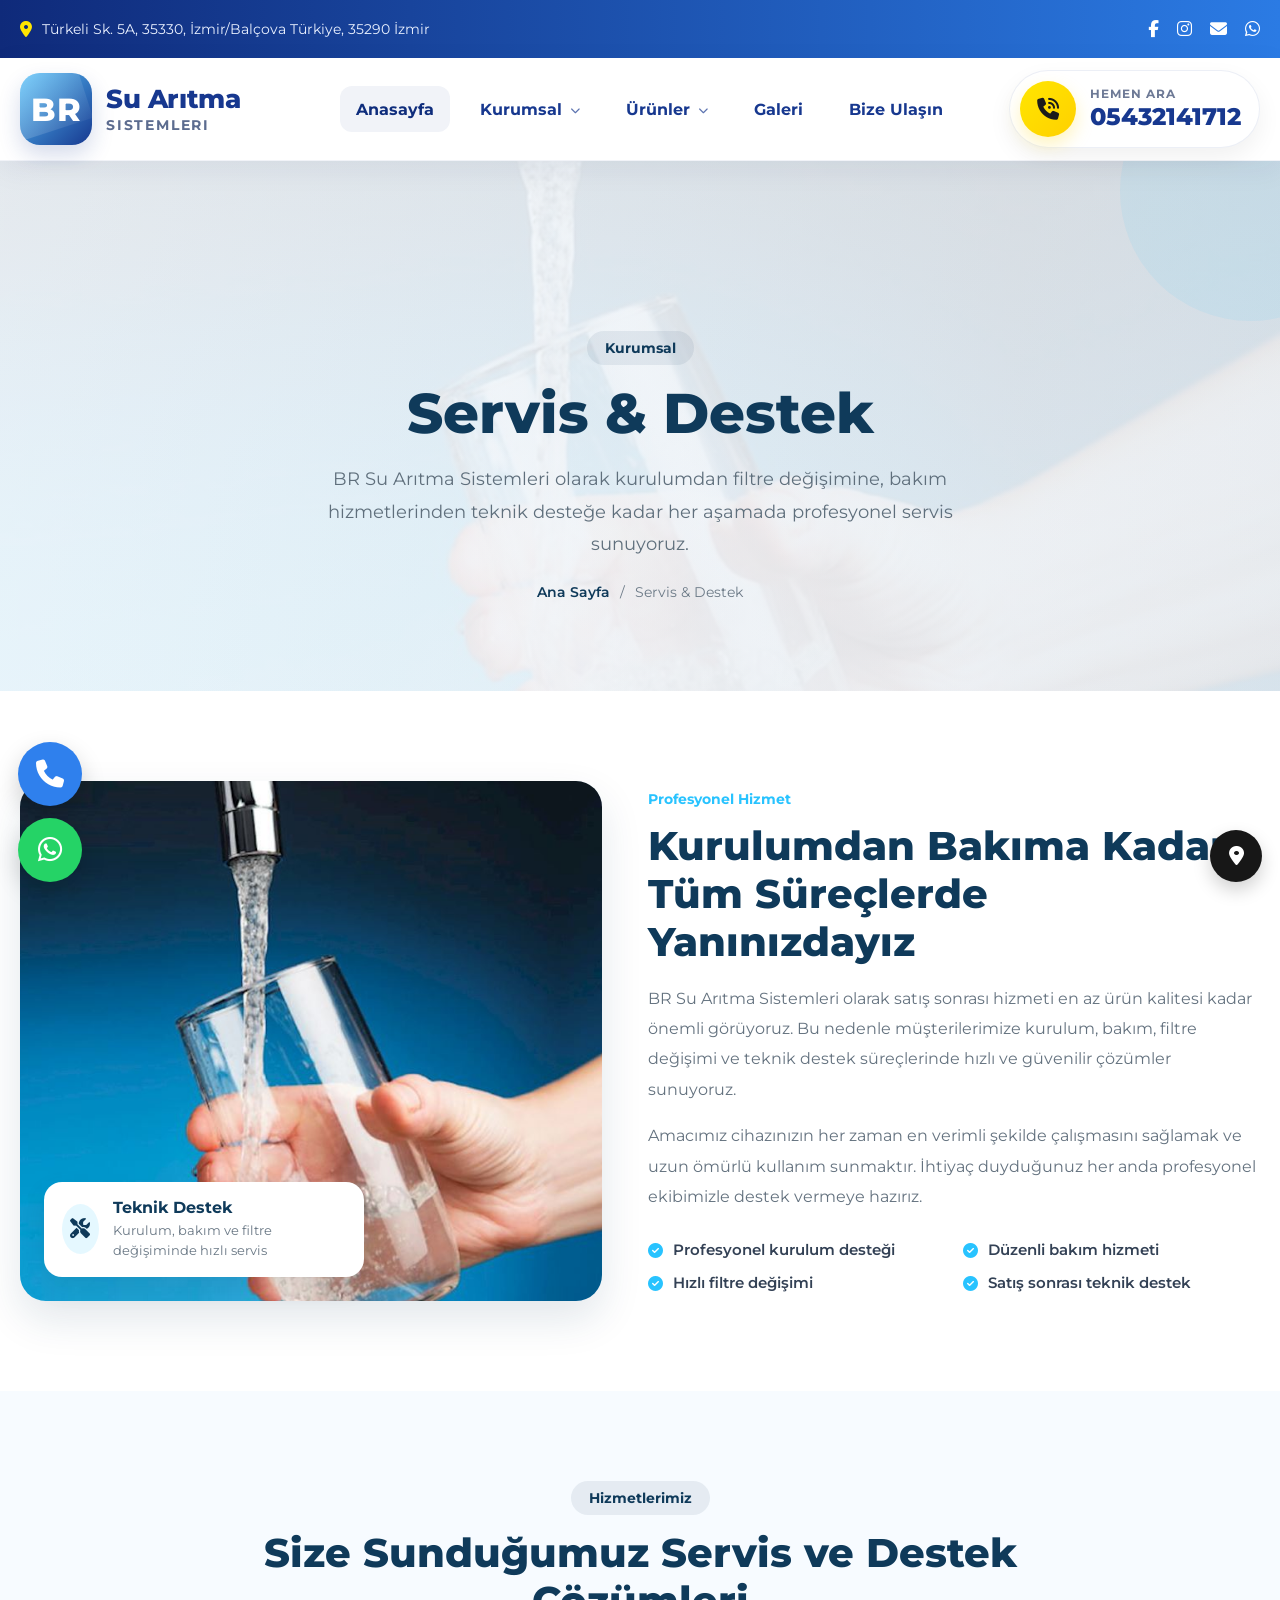
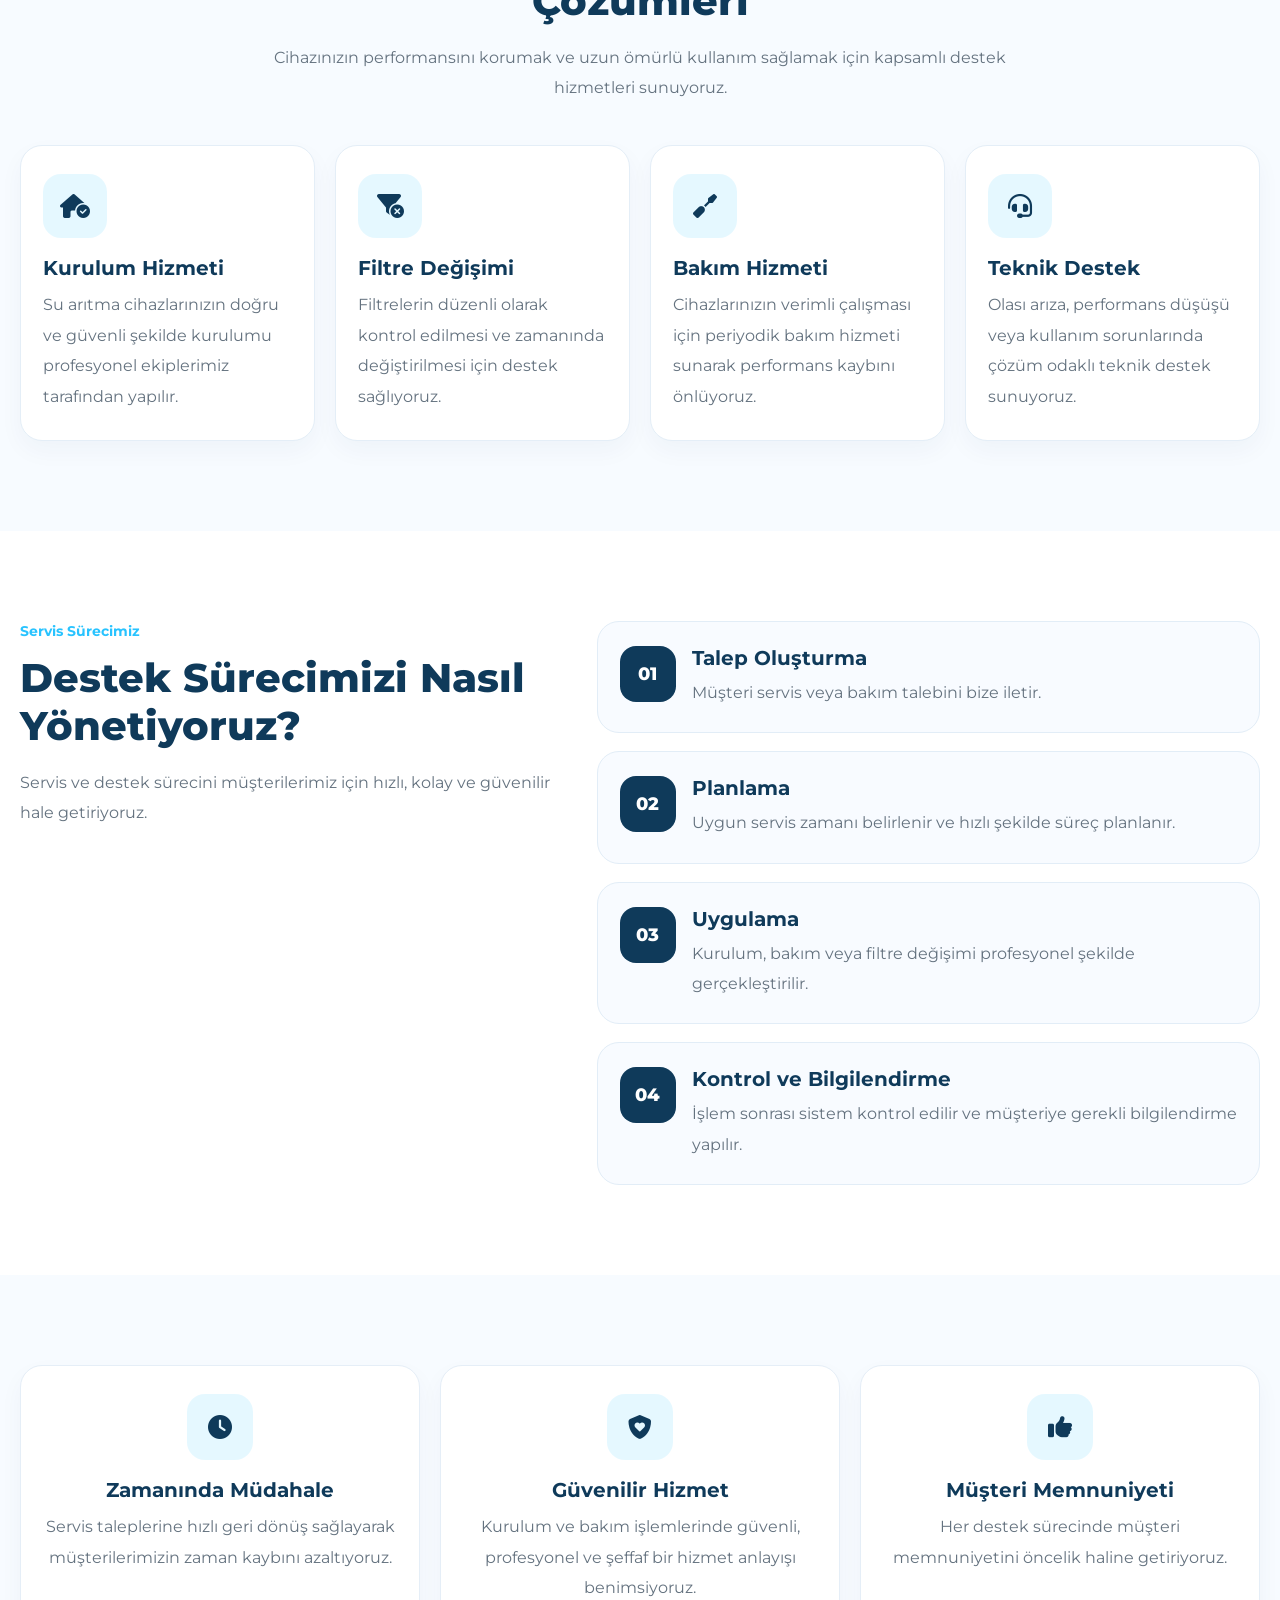
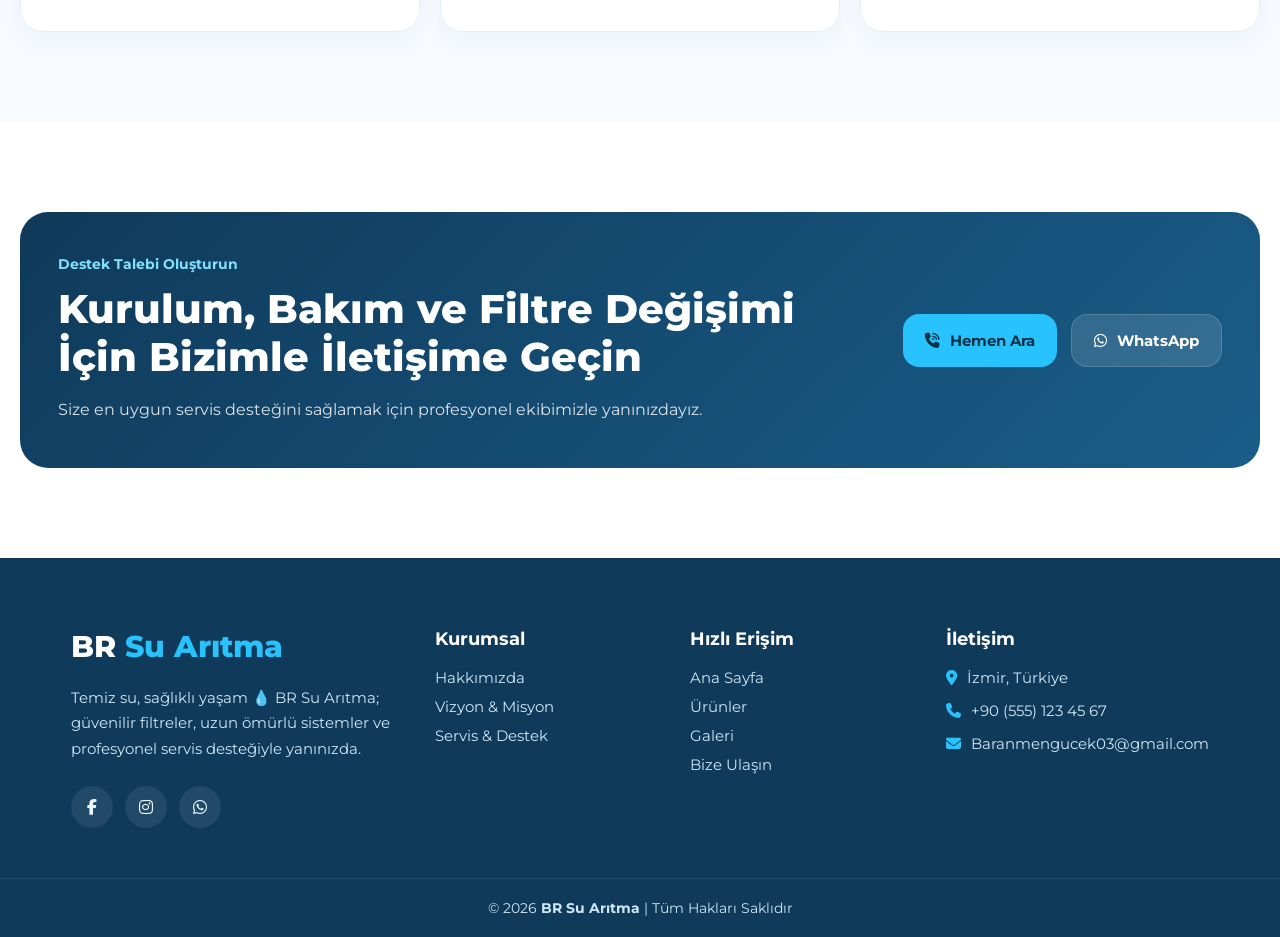
<file: servis.html>
﻿<!DOCTYPE html>
<html>
<head>
    <meta charset="utf-8" />
    <title></title>


    <link rel="stylesheet" href="style.css" />
    <link rel="stylesheet" href="footer.css" />

    <link rel="stylesheet"
          href="https://cdnjs.cloudflare.com/ajax/libs/font-awesome/6.5.2/css/all.min.css" />

    <!-- Google Font -->
    <link rel="preconnect" href="https://fonts.googleapis.com">
    <link rel="preconnect" href="https://fonts.gstatic.com" crossorigin>
    <link href="https://fonts.googleapis.com/css2?family=Montserrat:wght@400;500;600;700;800&display=swap" rel="stylesheet">
    <link rel="stylesheet" href="https://cdnjs.cloudflare.com/ajax/libs/font-awesome/6.5.2/css/all.min.css">
    <link rel="stylesheet" href="https://cdnjs.cloudflare.com/ajax/libs/font-awesome/6.5.2/css/all.min.css">
    <meta name="viewport" content="width=device-width, initial-scale=1.0">
    <meta name="format-detection" content="telephone=no">
   
    <title>Servis & Destek | BR Su Arıtma İzmir</title>
    <meta name="description" content="BR Su Arıtma servis ve destek hizmetleri. Su arıtma cihazı kurulum, bakım, filtre değişimi ve teknik destek çözümleri için bizimle iletişime geçin.">
    <meta name="keywords" content="su arıtma servis, su arıtma bakım, filtre değişimi, teknik destek, izmir su arıtma servis, arıtma cihazı servis">
    <meta name="author" content="BR Su Arıtma">
    <meta name="robots" content="index, follow">

    <style>
        /* SERVICE & SUPPORT PAGE */
        .service-hero {
            padding: 170px 0 90px;
            position: relative;
            overflow: hidden;
            background: linear-gradient(rgba(245, 249, 253, 0.9), rgba(245, 249, 253, 0.92)), url("image/su5.jpg") center center / cover no-repeat;
        }

            .service-hero::before {
                content: "";
                position: absolute;
                inset: 0;
                background: linear-gradient(90deg, rgba(255,255,255,0.18), rgba(15,58,90,0.05));
                z-index: 1;
            }

            .service-hero::after {
                content: "";
                position: absolute;
                top: -100px;
                right: -100px;
                width: 260px;
                height: 260px;
                border-radius: 50%;
                background: rgba(40, 195, 255, 0.08);
                z-index: 1;
            }

        .service-hero-container {
            position: relative;
            z-index: 2;
        }

        .service-hero-content {
            max-width: 780px;
            margin: 0 auto;
            text-align: center;
        }

        .service-badge {
            display: inline-block;
            padding: 8px 18px;
            border-radius: 999px;
            background: rgba(15, 58, 90, 0.08);
            color: #0f3a5a;
            font-size: 14px;
            font-weight: 700;
            margin-bottom: 16px;
        }

        .service-hero-content h1 {
            font-size: 56px;
            line-height: 1.15;
            color: #0f3a5a;
            margin-bottom: 18px;
            font-weight: 800;
        }

        .service-hero-content p {
            font-size: 18px;
            line-height: 1.8;
            color: #5f6f7c;
            margin: 0 auto 22px;
            max-width: 720px;
        }

        .service-breadcrumb {
            display: flex;
            justify-content: center;
            align-items: center;
            gap: 10px;
            flex-wrap: wrap;
            font-size: 14px;
            color: #6c7a87;
        }

            .service-breadcrumb a {
                text-decoration: none;
                color: #0f3a5a;
                font-weight: 600;
            }

        .service-intro {
            padding: 90px 0;
            background: #ffffff;
        }

        .service-intro-grid {
            display: grid;
            grid-template-columns: 1fr 1.05fr;
            gap: 46px;
            align-items: center;
        }

        .service-intro-image {
            position: relative;
        }

        .service-image-box {
            border-radius: 26px;
            overflow: hidden;
            box-shadow: 0 18px 42px rgba(15, 58, 90, 0.12);
            background: #dbeffc;
            min-height: 520px;
        }

            .service-image-box img {
                width: 100%;
                height: 520px;
                object-fit: cover;
                display: block;
            }

        .service-floating-box {
            position: absolute;
            left: 24px;
            bottom: 24px;
            background: #ffffff;
            border-radius: 18px;
            padding: 16px 18px;
            box-shadow: 0 10px 25px rgba(15, 58, 90, 0.12);
            display: flex;
            align-items: center;
            gap: 14px;
            max-width: 320px;
        }

            .service-floating-box i {
                width: 50px;
                height: 50px;
                border-radius: 50%;
                background: rgba(40, 195, 255, 0.12);
                color: #0f3a5a;
                display: flex;
                align-items: center;
                justify-content: center;
                font-size: 20px;
            }

            .service-floating-box strong {
                display: block;
                font-size: 16px;
                color: #0f3a5a;
                margin-bottom: 3px;
            }

            .service-floating-box span {
                font-size: 13px;
                line-height: 1.5;
                color: #6a7885;
            }

        .service-mini-title {
            display: inline-block;
            font-size: 14px;
            font-weight: 700;
            color: #28c3ff;
            margin-bottom: 14px;
        }

        .service-intro-content h2,
        .service-section-title h2,
        .service-process-left h2,
        .service-cta-text h2 {
            font-size: 40px;
            line-height: 1.2;
            color: #0f3a5a;
            margin-bottom: 18px;
            font-weight: 800;
        }

        .service-intro-content p,
        .service-section-title p,
        .service-process-left p,
        .service-box-card p,
        .service-step-card p,
        .service-info-card p,
        .service-cta-text p {
            font-size: 16px;
            line-height: 1.9;
            color: #64727f;
        }

        .service-intro-content p {
            margin-bottom: 16px;
        }

        .service-feature-list {
            display: grid;
            grid-template-columns: 1fr 1fr;
            gap: 14px 18px;
            margin-top: 28px;
        }

        .service-feature-item {
            display: flex;
            align-items: flex-start;
            gap: 10px;
            font-size: 15px;
            color: #334155;
            font-weight: 600;
        }

            .service-feature-item i {
                color: #28c3ff;
                margin-top: 3px;
            }

        .service-boxes-section {
            padding: 90px 0;
            background: #f7fbff;
        }

        .service-section-title {
            text-align: center;
            max-width: 760px;
            margin: 0 auto 42px;
        }

            .service-section-title span {
                display: inline-block;
                padding: 8px 18px;
                border-radius: 999px;
                background: rgba(15, 58, 90, 0.08);
                color: #0f3a5a;
                font-size: 14px;
                font-weight: 700;
                margin-bottom: 14px;
            }

        .service-boxes-grid {
            display: grid;
            grid-template-columns: repeat(4, 1fr);
            gap: 20px;
        }

        .service-box-card {
            background: #ffffff;
            border: 1px solid #e4eef7;
            border-radius: 22px;
            padding: 28px 22px;
            box-shadow: 0 10px 24px rgba(15, 58, 90, 0.04);
        }

        .service-box-icon {
            width: 64px;
            height: 64px;
            border-radius: 18px;
            background: rgba(40, 195, 255, 0.12);
            color: #0f3a5a;
            display: flex;
            align-items: center;
            justify-content: center;
            font-size: 24px;
            margin-bottom: 18px;
        }

        .service-box-card h3 {
            font-size: 20px;
            color: #0f3a5a;
            margin-bottom: 10px;
            font-weight: 700;
        }

        .service-process-section {
            padding: 90px 0;
            background: #ffffff;
        }

        .service-process-grid {
            display: grid;
            grid-template-columns: 0.9fr 1.1fr;
            gap: 34px;
            align-items: start;
        }

        .service-process-right {
            display: flex;
            flex-direction: column;
            gap: 18px;
        }

        .service-step-card {
            background: #f8fbff;
            border: 1px solid #e2edf7;
            border-radius: 22px;
            padding: 24px 22px;
            display: flex;
            gap: 16px;
            align-items: flex-start;
        }

        .service-step-number {
            width: 56px;
            height: 56px;
            min-width: 56px;
            border-radius: 16px;
            background: #0f3a5a;
            color: #ffffff;
            font-size: 18px;
            font-weight: 800;
            display: flex;
            align-items: center;
            justify-content: center;
        }

        .service-step-card h3 {
            font-size: 20px;
            color: #0f3a5a;
            margin-bottom: 8px;
            font-weight: 700;
        }

        .service-info-section {
            padding: 90px 0;
            background: #f7fbff;
        }

        .service-info-wrapper {
            display: grid;
            grid-template-columns: repeat(3, 1fr);
            gap: 20px;
        }

        .service-info-card {
            background: #ffffff;
            border: 1px solid #e5eef7;
            border-radius: 22px;
            padding: 28px 22px;
            text-align: center;
            box-shadow: 0 10px 24px rgba(15, 58, 90, 0.04);
        }

            .service-info-card i {
                width: 66px;
                height: 66px;
                border-radius: 18px;
                background: rgba(40, 195, 255, 0.12);
                color: #0f3a5a;
                display: inline-flex;
                align-items: center;
                justify-content: center;
                font-size: 24px;
                margin-bottom: 18px;
            }

            .service-info-card h3 {
                font-size: 20px;
                color: #0f3a5a;
                margin-bottom: 10px;
                font-weight: 700;
            }

        .service-cta-section {
            padding: 90px 0;
            background: #ffffff;
        }

        .service-cta-box {
            background: linear-gradient(135deg, #0f3a5a 0%, #1a5d89 100%);
            border-radius: 28px;
            padding: 42px 38px;
            display: flex;
            align-items: center;
            justify-content: space-between;
            gap: 24px;
        }

        .service-cta-text span {
            display: inline-block;
            font-size: 14px;
            font-weight: 700;
            color: #82e1ff;
            margin-bottom: 12px;
        }

        .service-cta-text h2 {
            color: #ffffff;
            margin-bottom: 14px;
        }

        .service-cta-text p {
            color: rgba(255,255,255,0.85);
            margin: 0;
        }

        .service-cta-buttons {
            display: flex;
            gap: 14px;
            flex-shrink: 0;
        }

        .service-btn {
            text-decoration: none;
            border-radius: 16px;
            padding: 16px 22px;
            font-size: 15px;
            font-weight: 700;
            display: inline-flex;
            align-items: center;
            justify-content: center;
            gap: 10px;
            transition: 0.3s ease;
        }

        .service-btn-primary {
            background: #28c3ff;
            color: #083245;
        }

            .service-btn-primary:hover {
                background: #56d1ff;
                transform: translateY(-2px);
            }

        .service-btn-secondary {
            background: rgba(255,255,255,0.12);
            color: #ffffff;
            border: 1px solid rgba(255,255,255,0.16);
        }

            .service-btn-secondary:hover {
                background: rgba(255,255,255,0.18);
                transform: translateY(-2px);
            }

        @media (max-width: 1200px) {
            .service-intro-grid,
            .service-process-grid {
                grid-template-columns: 1fr;
            }

            .service-boxes-grid {
                grid-template-columns: 1fr 1fr;
            }

            .service-info-wrapper {
                grid-template-columns: 1fr;
            }
        }

        @media (max-width: 992px) {
            .service-hero {
                padding: 150px 0 75px;
            }

            .service-hero-content h1 {
                font-size: 44px;
            }

            .service-intro,
            .service-boxes-section,
            .service-process-section,
            .service-info-section,
            .service-cta-section {
                padding: 70px 0;
            }

            .service-cta-box {
                flex-direction: column;
                align-items: flex-start;
            }
        }

        @media (max-width: 768px) {
            .service-hero {
                padding: 130px 0 58px;
            }

            .service-badge,
            .service-section-title span,
            .service-cta-text span,
            .service-mini-title {
                font-size: 12px;
                padding: 7px 14px;
            }

            .service-hero-content h1 {
                font-size: 32px;
            }

            .service-hero-content p,
            .service-intro-content p,
            .service-section-title p,
            .service-process-left p,
            .service-box-card p,
            .service-step-card p,
            .service-info-card p,
            .service-cta-text p {
                font-size: 14px;
                line-height: 1.8;
            }

            .service-intro,
            .service-boxes-section,
            .service-process-section,
            .service-info-section,
            .service-cta-section {
                padding: 55px 0;
            }

            .service-image-box,
            .service-image-box img {
                height: 300px;
                min-height: 300px;
            }

            .service-floating-box {
                position: static;
                margin-top: 16px;
                max-width: 100%;
            }

            .service-intro-content h2,
            .service-section-title h2,
            .service-process-left h2,
            .service-cta-text h2 {
                font-size: 28px;
            }

            .service-feature-list,
            .service-boxes-grid {
                grid-template-columns: 1fr;
            }

            .service-box-card,
            .service-step-card,
            .service-info-card {
                padding: 22px 16px;
                border-radius: 18px;
            }

            .service-step-number {
                width: 48px;
                height: 48px;
                min-width: 48px;
                font-size: 16px;
            }

            .service-cta-box {
                padding: 28px 20px;
                border-radius: 22px;
            }

            .service-cta-buttons {
                width: 100%;
                flex-direction: column;
            }

            .service-btn {
                width: 100%;
                padding: 14px 16px;
                font-size: 14px;
            }
        }

        @media (max-width: 480px) {
            .service-hero-content h1 {
                font-size: 27px;
            }

            .service-intro-content h2,
            .service-section-title h2,
            .service-process-left h2,
            .service-cta-text h2 {
                font-size: 23px;
            }

            .service-hero-content p,
            .service-intro-content p,
            .service-section-title p,
            .service-process-left p,
            .service-box-card p,
            .service-step-card p,
            .service-info-card p,
            .service-cta-text p {
                font-size: 13.5px;
            }
        }
    </style>
</head>
<body>

    <!-- TOPBAR -->
    <div class="topbar">
        <div class="container topbar-container">
            <div class="topbar-left">
                <i class="fa-solid fa-location-dot"></i>

                <div class="topbar-marquee">
                    <div class="topbar-marquee-track">
                        <span>Türkeli Sk. 5A, 35330, İzmir/Balçova Türkiye, 35290 İzmir</span>
                    </div>
                </div>
            </div>

            <div class="topbar-right">

                <!-- Facebook -->
                <a href="https://www.facebook.com/104635771230108/" target="_blank">
                    <i class="fa-brands fa-facebook-f"></i>
                </a>

                <!-- Instagram -->
                <a href="https://www.instagram.com/br_su_artma_sistemleri" target="_blank">
                    <i class="fa-brands fa-instagram"></i>
                </a>

                <!-- Gmail -->
                <a href="mailto:Baranmengucek03@gmail.com">
                    <i class="fa-solid fa-envelope"></i>
                </a>

                <!-- WhatsApp -->
                <a href="https://wa.me/905432141712?text=Merhaba%20su%20arıtma%20sistemleri%20hakkında%20bilgi%20almak%20istiyorum" target="_blank">
                    <i class="fa-brands fa-whatsapp"></i>
                </a>

            </div>
        </div>
    </div>
    <!-- HEADER -->
    <header class="header">
        <div class="container header-container">

            <a href="#" class="logo">
                <div class="logo-icon">BR</div>

                <div class="logo-text">
                    <h2>Su Arıtma</h2>
                    <span>Sistemleri</span>
                </div>
            </a>

            <nav class="navbar" id="navbar">
                <a href="index.html" class="active">Anasayfa</a>

                <div class="dropdown">
                    <a href="#" class="dropdown-toggle">Kurumsal</a>
                    <div class="dropdown-menu">
                        <a href="hakkimizda.html">Hakkımızda</a>
                        <a href="vizyon.html">Vizyon & Misyon</a>
                        <a href="servis.html">Servis & Destek</a>
                    </div>
                </div>

                <div class="dropdown">
                    <a href="#" class="dropdown-toggle">Ürünler</a>
                    <div class="dropdown-menu">
                        <a href="evtipi.html">Ev Tipi Arıtma</a>
                        <a href="sanayitipi.html">Sanayi Tipi Arıtma</a>
                        <a href="yedekparca.html">Yedek Parçalar</a>

                    </div>
                </div>
                <a href="galeri.html">Galeri</a>
                <a href="bizeulas.html">Bize Ulaşın</a>
            </nav>

            <a href="tel:05432141712" class="header-phone">
                <span class="phone-icon">
                    <i class="fa-solid fa-phone-volume"></i>
                </span>
                <span class="phone-text">
                    <small>Hemen Ara</small>
                    05432141712
                </span>
            </a>

            <button class="menu-toggle" id="menu-toggle" aria-label="Menüyü Aç">
                <i class="fa-solid fa-bars"></i>
            </button>
        </div>
    </header>

    <!-- SERVICE HERO -->
    <section class="service-hero">
        <div class="container service-hero-container">
            <div class="service-hero-content">
                <span class="service-badge">Kurumsal</span>
                <h1>Servis & Destek</h1>
                <p>
                    BR Su Arıtma Sistemleri olarak kurulumdan filtre değişimine, bakım hizmetlerinden
                    teknik desteğe kadar her aşamada profesyonel servis sunuyoruz.
                </p>

                <div class="service-breadcrumb">
                    <a href="#">Ana Sayfa</a>
                    <span>/</span>
                    <span>Servis & Destek</span>
                </div>
            </div>
        </div>
    </section>

    <!-- SERVICE INTRO -->
    <section class="service-intro">
        <div class="container">
            <div class="service-intro-grid">
                <div class="service-intro-image">
                    <div class="service-image-box">
                        <img src="image/su5.jpg" alt="Servis ve Destek">
                    </div>

                    <div class="service-floating-box">
                        <i class="fa-solid fa-screwdriver-wrench"></i>
                        <div>
                            <strong>Teknik Destek</strong>
                            <span>Kurulum, bakım ve filtre değişiminde hızlı servis</span>
                        </div>
                    </div>
                </div>

                <div class="service-intro-content">
                    <span class="service-mini-title">Profesyonel Hizmet</span>
                    <h2>Kurulumdan Bakıma Kadar Tüm Süreçlerde Yanınızdayız</h2>
                    <p>
                        BR Su Arıtma Sistemleri olarak satış sonrası hizmeti en az ürün kalitesi kadar önemli görüyoruz.
                        Bu nedenle müşterilerimize kurulum, bakım, filtre değişimi ve teknik destek süreçlerinde
                        hızlı ve güvenilir çözümler sunuyoruz.
                    </p>
                    <p>
                        Amacımız cihazınızın her zaman en verimli şekilde çalışmasını sağlamak ve uzun ömürlü
                        kullanım sunmaktır. İhtiyaç duyduğunuz her anda profesyonel ekibimizle destek vermeye hazırız.
                    </p>

                    <div class="service-feature-list">
                        <div class="service-feature-item">
                            <i class="fa-solid fa-circle-check"></i>
                            <span>Profesyonel kurulum desteği</span>
                        </div>
                        <div class="service-feature-item">
                            <i class="fa-solid fa-circle-check"></i>
                            <span>Düzenli bakım hizmeti</span>
                        </div>
                        <div class="service-feature-item">
                            <i class="fa-solid fa-circle-check"></i>
                            <span>Hızlı filtre değişimi</span>
                        </div>
                        <div class="service-feature-item">
                            <i class="fa-solid fa-circle-check"></i>
                            <span>Satış sonrası teknik destek</span>
                        </div>
                    </div>
                </div>
            </div>
        </div>
    </section>

    <!-- SERVICE CARDS -->
    <section class="service-boxes-section">
        <div class="container">
            <div class="service-section-title">
                <span>Hizmetlerimiz</span>
                <h2>Size Sunduğumuz Servis ve Destek Çözümleri</h2>
                <p>
                    Cihazınızın performansını korumak ve uzun ömürlü kullanım sağlamak için kapsamlı destek hizmetleri sunuyoruz.
                </p>
            </div>

            <div class="service-boxes-grid">
                <div class="service-box-card">
                    <div class="service-box-icon">
                        <i class="fa-solid fa-house-circle-check"></i>
                    </div>
                    <h3>Kurulum Hizmeti</h3>
                    <p>Su arıtma cihazlarınızın doğru ve güvenli şekilde kurulumu profesyonel ekiplerimiz tarafından yapılır.</p>
                </div>

                <div class="service-box-card">
                    <div class="service-box-icon">
                        <i class="fa-solid fa-filter-circle-xmark"></i>
                    </div>
                    <h3>Filtre Değişimi</h3>
                    <p>Filtrelerin düzenli olarak kontrol edilmesi ve zamanında değiştirilmesi için destek sağlıyoruz.</p>
                </div>

                <div class="service-box-card">
                    <div class="service-box-icon">
                        <i class="fa-solid fa-screwdriver"></i>
                    </div>
                    <h3>Bakım Hizmeti</h3>
                    <p>Cihazlarınızın verimli çalışması için periyodik bakım hizmeti sunarak performans kaybını önlüyoruz.</p>
                </div>

                <div class="service-box-card">
                    <div class="service-box-icon">
                        <i class="fa-solid fa-headset"></i>
                    </div>
                    <h3>Teknik Destek</h3>
                    <p>Olası arıza, performans düşüşü veya kullanım sorunlarında çözüm odaklı teknik destek sunuyoruz.</p>
                </div>
            </div>
        </div>
    </section>

    <!-- SERVICE PROCESS -->
    <section class="service-process-section">
        <div class="container">
            <div class="service-process-grid">
                <div class="service-process-left">
                    <span class="service-mini-title">Servis Sürecimiz</span>
                    <h2>Destek Sürecimizi Nasıl Yönetiyoruz?</h2>
                    <p>
                        Servis ve destek sürecini müşterilerimiz için hızlı, kolay ve güvenilir hale getiriyoruz.
                    </p>
                </div>

                <div class="service-process-right">
                    <div class="service-step-card">
                        <div class="service-step-number">01</div>
                        <div>
                            <h3>Talep Oluşturma</h3>
                            <p>Müşteri servis veya bakım talebini bize iletir.</p>
                        </div>
                    </div>

                    <div class="service-step-card">
                        <div class="service-step-number">02</div>
                        <div>
                            <h3>Planlama</h3>
                            <p>Uygun servis zamanı belirlenir ve hızlı şekilde süreç planlanır.</p>
                        </div>
                    </div>

                    <div class="service-step-card">
                        <div class="service-step-number">03</div>
                        <div>
                            <h3>Uygulama</h3>
                            <p>Kurulum, bakım veya filtre değişimi profesyonel şekilde gerçekleştirilir.</p>
                        </div>
                    </div>

                    <div class="service-step-card">
                        <div class="service-step-number">04</div>
                        <div>
                            <h3>Kontrol ve Bilgilendirme</h3>
                            <p>İşlem sonrası sistem kontrol edilir ve müşteriye gerekli bilgilendirme yapılır.</p>
                        </div>
                    </div>
                </div>
            </div>
        </div>
    </section>

    <!-- SERVICE INFO -->
    <section class="service-info-section">
        <div class="container">
            <div class="service-info-wrapper">
                <div class="service-info-card">
                    <i class="fa-solid fa-clock"></i>
                    <h3>Zamanında Müdahale</h3>
                    <p>Servis taleplerine hızlı geri dönüş sağlayarak müşterilerimizin zaman kaybını azaltıyoruz.</p>
                </div>

                <div class="service-info-card">
                    <i class="fa-solid fa-shield-heart"></i>
                    <h3>Güvenilir Hizmet</h3>
                    <p>Kurulum ve bakım işlemlerinde güvenli, profesyonel ve şeffaf bir hizmet anlayışı benimsiyoruz.</p>
                </div>

                <div class="service-info-card">
                    <i class="fa-solid fa-thumbs-up"></i>
                    <h3>Müşteri Memnuniyeti</h3>
                    <p>Her destek sürecinde müşteri memnuniyetini öncelik haline getiriyoruz.</p>
                </div>
            </div>
        </div>
    </section>

    <!-- CTA -->
    <section class="service-cta-section">
        <div class="container">
            <div class="service-cta-box">
                <div class="service-cta-text">
                    <span>Destek Talebi Oluşturun</span>
                    <h2>Kurulum, Bakım ve Filtre Değişimi İçin Bizimle İletişime Geçin</h2>
                    <p>
                        Size en uygun servis desteğini sağlamak için profesyonel ekibimizle yanınızdayız.
                    </p>
                </div>

                <div class="service-cta-buttons">
                    <a href="tel:05432141712" class="service-btn service-btn-primary">
                        <i class="fa-solid fa-phone-volume"></i>
                        Hemen Ara
                    </a>

                    <a href="https://wa.me/905432141712?text=Merhaba%20servis%20ve%20destek%20hakkında%20bilgi%20almak%20istiyorum" class="service-btn service-btn-secondary" target="_blank">
                        <i class="fa-brands fa-whatsapp"></i>
                        WhatsApp
                    </a>
                </div>
            </div>
        </div>
    </section>


    <!-- FIXED CONTACT BUTTONS -->
    <div class="fixed-contact-left">

        <!-- Telefon -->
        <a href="tel:+905432141712" class="contact-btn phone-btn" aria-label="Telefon">
            <i class="fa-solid fa-phone"></i>
        </a>

        <!-- WhatsApp -->
        <a href="https://wa.me/905432141712?text=Merhaba%20BR%20Su%20Arıtma%20Sistemleri%20hakkında%20bilgi%20almak%20istiyorum."
           target="_blank"
           class="contact-btn whatsapp-btn"
           aria-label="WhatsApp">
            <i class="fa-brands fa-whatsapp"></i>
        </a>

    </div>
    <div class="fixed-contact-right">

        <a href="https://www.google.com/maps?q=Türkeli+Sk+5A+Balçova+İzmir+Türkiye"
           target="_blank"
           class="mini-btn"
           aria-label="Konum">

            <i class="fa-solid fa-location-dot"></i>

        </a>

    </div>


    <footer class="footer">
        <div class="container footer-grid">

            <!-- Logo ve açıklama -->
            <div class="footer-about">
                <div class="footer-logo">
                    BR <span>Su Arıtma</span>
                </div>

                <p>
                    Temiz su, sağlıklı yaşam 💧 BR Su Arıtma; güvenilir filtreler,
                    uzun ömürlü sistemler ve profesyonel servis desteğiyle yanınızda.
                </p>
                <div class="footer-social">

                    <!-- Facebook -->
                    <a href="https://facebook.com/brsuaritma" target="_blank">
                        <i class="fa-brands fa-facebook-f"></i>
                    </a>

                    <!-- Instagram -->
                    <a href="https://instagram.com/brsuaritma" target="_blank">
                        <i class="fa-brands fa-instagram"></i>
                    </a>

                    <!-- WhatsApp -->
                    <a href="https://wa.me/905551234567" target="_blank">
                        <i class="fa-brands fa-whatsapp"></i>
                    </a>

                </div>
            </div>

            <!-- Kurumsal -->
            <div class="footer-links">
                <h3>Kurumsal</h3>
                <ul>
                    <li><a href="#">Hakkımızda</a></li>
                    <li><a href="#">Vizyon & Misyon</a></li>
                    <li><a href="#">Servis & Destek</a></li>


                </ul>
            </div>

            <!-- Hızlı erişim -->
            <div class="footer-links">
                <h3>Hızlı Erişim</h3>
                <ul>
                    <li><a href="#">Ana Sayfa</a></li>
                    <li><a href="#">Ürünler</a></li>
                    <li><a href="#">Galeri</a></li>
                    <li><a href="#">Bize Ulaşın</a></li>

                </ul>
            </div>

            <!-- İletişim -->
            <div class="footer-contact">
                <h3>İletişim</h3>

                <p>
                    <i class="fa-solid fa-location-dot"></i>
                    İzmir, Türkiye
                </p>

                <p>
                    <i class="fa-solid fa-phone"></i>
                    +90 (555) 123 45 67
                </p>

                <p>
                    <i class="fa-solid fa-envelope"></i>
                    Baranmengucek03@gmail.com
                </p>
            </div>

        </div>

        <div class="footer-bottom">
            © 2026 <strong>BR Su Arıtma</strong> | Tüm Hakları Saklıdır
        </div>
    </footer>

    <script>
        const menuToggle = document.getElementById("menu-toggle");
        const navbar = document.getElementById("navbar");
        const dropdownToggles = document.querySelectorAll(".dropdown-toggle");

        menuToggle.addEventListener("click", () => {
            navbar.classList.toggle("active");
        });

        dropdownToggles.forEach(toggle => {
            toggle.addEventListener("click", function (e) {
                if (window.innerWidth <= 992) {
                    e.preventDefault();

                    const parentDropdown = this.parentElement;

                    document.querySelectorAll(".dropdown").forEach(drop => {
                        if (drop !== parentDropdown) {
                            drop.classList.remove("active");
                        }
                    });

                    parentDropdown.classList.toggle("active");
                }
            });
        });

        window.addEventListener("resize", () => {
            if (window.innerWidth > 992) {
                document.querySelectorAll(".dropdown").forEach(drop => {
                    drop.classList.remove("active");
                });
                navbar.classList.remove("active");
            }
        });
    </script>

</body>

</html>
</file>
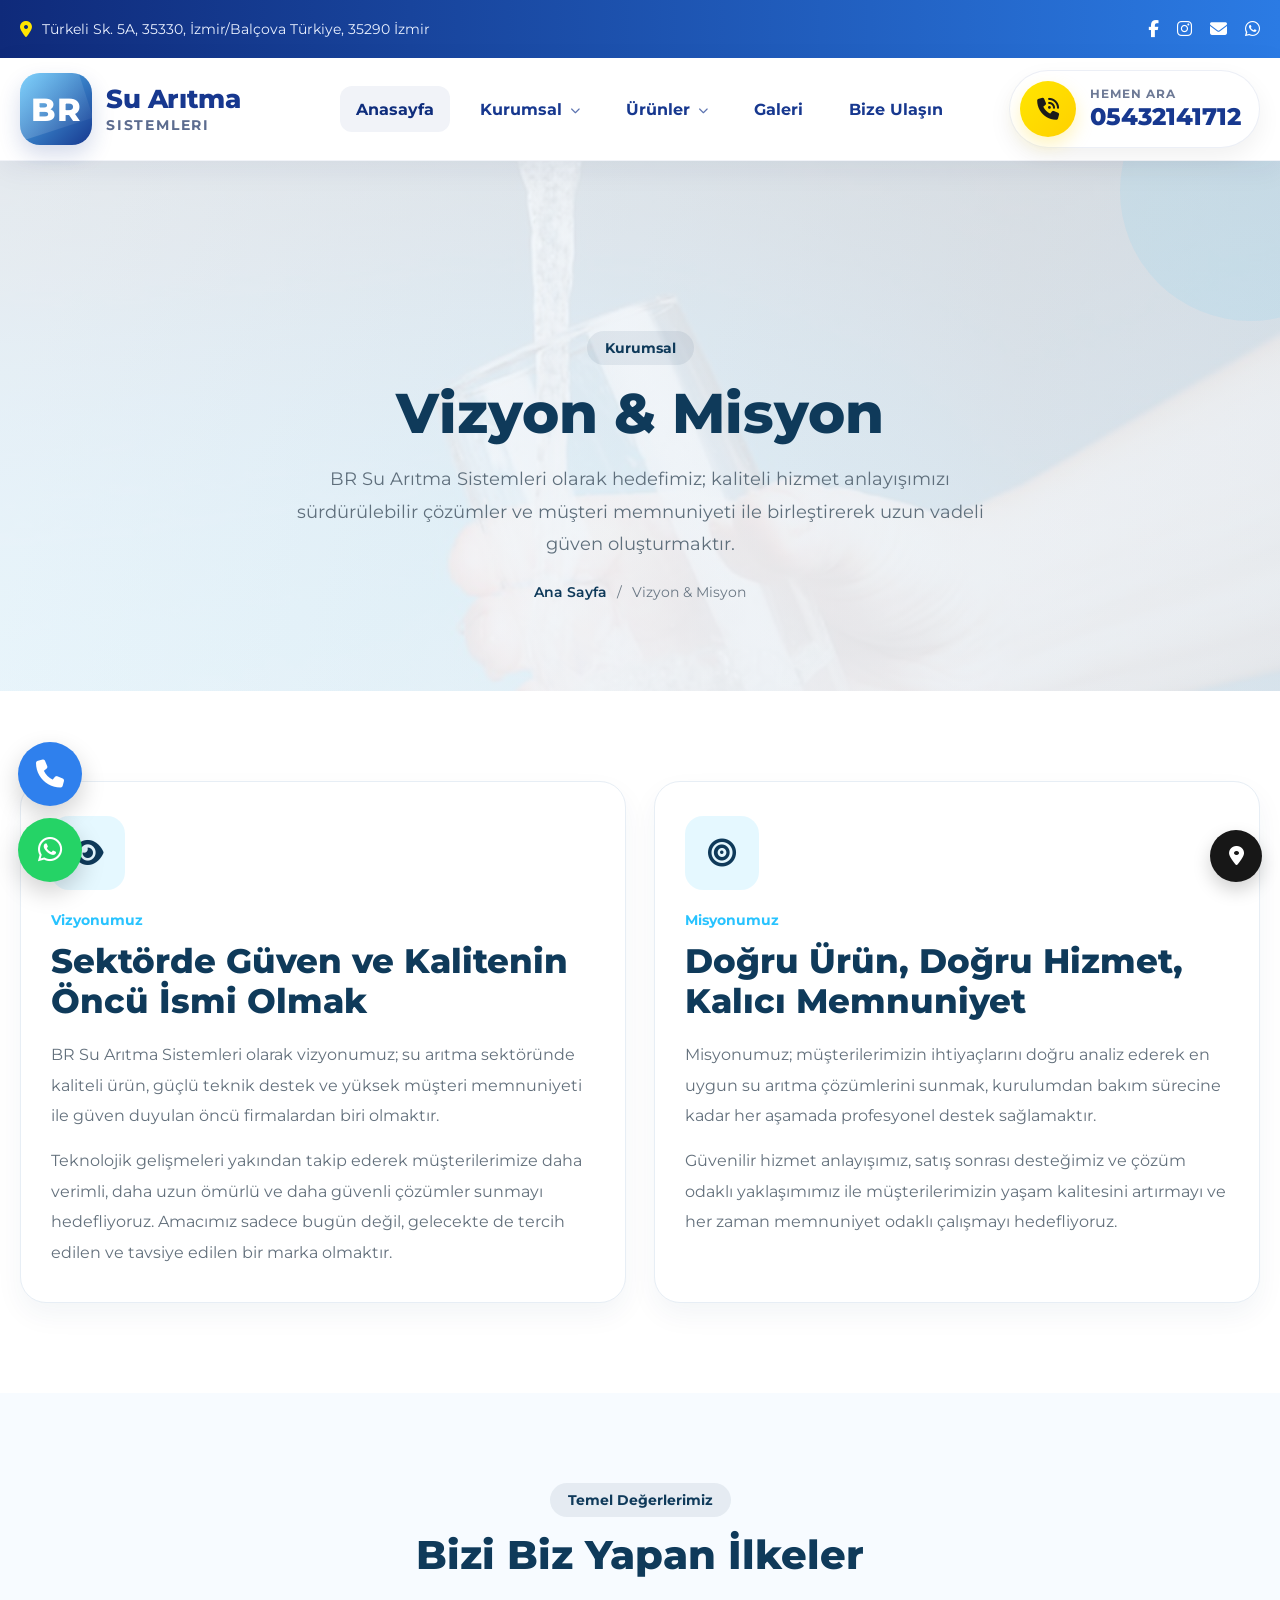
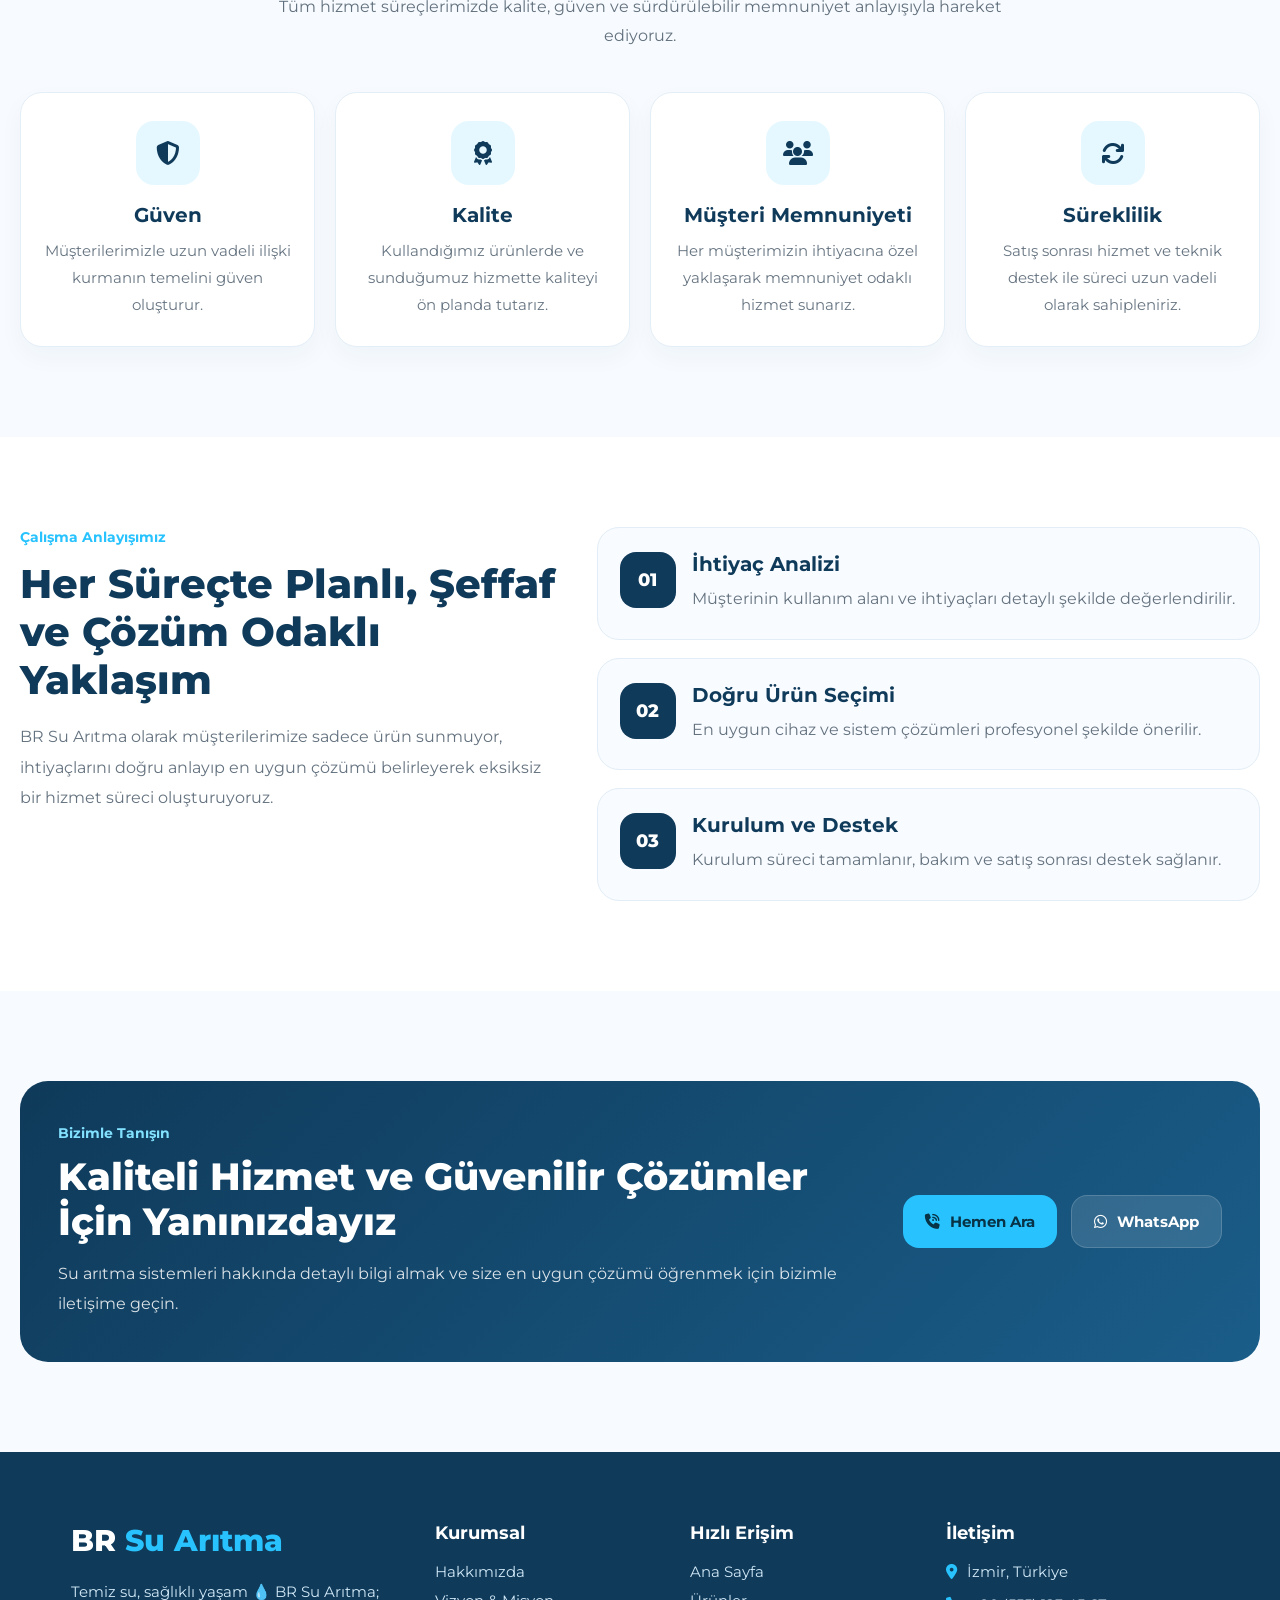
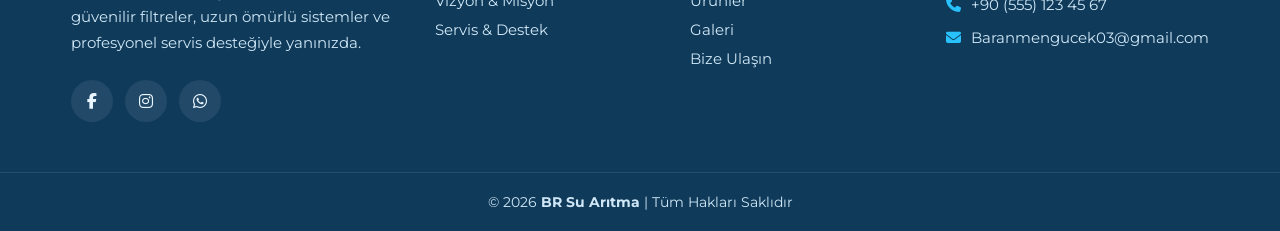
<file: vizyon.html>
﻿<!DOCTYPE html>
<html>
<head>
    <meta charset="utf-8" />
    <title></title>
    <link rel="stylesheet" href="style.css" />
    <link rel="stylesheet" href="footer.css" />

    <link rel="stylesheet"
          href="https://cdnjs.cloudflare.com/ajax/libs/font-awesome/6.5.2/css/all.min.css" />

    <!-- Google Font -->
    <link rel="preconnect" href="https://fonts.googleapis.com">
    <link rel="preconnect" href="https://fonts.gstatic.com" crossorigin>
    <link href="https://fonts.googleapis.com/css2?family=Montserrat:wght@400;500;600;700;800&display=swap" rel="stylesheet">
    <link rel="stylesheet" href="https://cdnjs.cloudflare.com/ajax/libs/font-awesome/6.5.2/css/all.min.css">
    <link rel="stylesheet" href="https://cdnjs.cloudflare.com/ajax/libs/font-awesome/6.5.2/css/all.min.css">
    <meta name="viewport" content="width=device-width, initial-scale=1.0">
    <meta name="format-detection" content="telephone=no">
    <title>Vizyon & Misyon | BR Su Arıtma İzmir</title>

    <meta name="description" content="BR Su Arıtma Sistemleri vizyon ve misyonu. İzmir su arıtma cihazı satış, kurulum ve servis hizmetlerinde kaliteli, güvenilir ve müşteri memnuniyeti odaklı çözümler sunuyoruz.">

    <meta name="keywords" content="br su arıtma vizyon misyon, izmir su arıtma firması, su arıtma sistemleri vizyon, su arıtma hizmetleri izmir">

    <meta name="author" content="BR Su Arıtma">

    <meta name="robots" content="index, follow">

    <style>
        /* VISION MISSION PAGE */
        .vm-hero {
            padding: 170px 0 90px;
            position: relative;
            overflow: hidden;
            background: linear-gradient(rgba(245, 249, 253, 0.9), rgba(245, 249, 253, 0.92)), url("image/su5.jpg") center center / cover no-repeat;
        }

            .vm-hero::before {
                content: "";
                position: absolute;
                inset: 0;
                background: linear-gradient(90deg, rgba(255,255,255,0.2), rgba(15,58,90,0.05));
                z-index: 1;
            }

            .vm-hero::after {
                content: "";
                position: absolute;
                top: -100px;
                right: -100px;
                width: 260px;
                height: 260px;
                border-radius: 50%;
                background: rgba(40, 195, 255, 0.08);
                z-index: 1;
            }

        .vm-hero-container {
            position: relative;
            z-index: 2;
        }

        .vm-hero-content {
            max-width: 780px;
            margin: 0 auto;
            text-align: center;
        }

        .vm-badge {
            display: inline-block;
            padding: 8px 18px;
            border-radius: 999px;
            background: rgba(15, 58, 90, 0.08);
            color: #0f3a5a;
            font-size: 14px;
            font-weight: 700;
            margin-bottom: 16px;
        }

        .vm-hero-content h1 {
            font-size: 56px;
            line-height: 1.15;
            color: #0f3a5a;
            margin-bottom: 18px;
            font-weight: 800;
        }

        .vm-hero-content p {
            font-size: 18px;
            line-height: 1.8;
            color: #5f6f7c;
            margin: 0 auto 22px;
            max-width: 720px;
        }

        .vm-breadcrumb {
            display: flex;
            justify-content: center;
            align-items: center;
            gap: 10px;
            flex-wrap: wrap;
            font-size: 14px;
            color: #6b7885;
        }

            .vm-breadcrumb a {
                text-decoration: none;
                color: #0f3a5a;
                font-weight: 600;
            }

        .vm-main-section {
            padding: 90px 0;
            background: #ffffff;
        }

        .vm-main-grid {
            display: grid;
            grid-template-columns: 1fr 1fr;
            gap: 28px;
        }

        .vm-main-card {
            background: #ffffff;
            border: 1px solid #e7eef5;
            border-radius: 26px;
            padding: 34px 30px;
            box-shadow: 0 12px 28px rgba(15, 58, 90, 0.05);
        }

        .vm-card-icon {
            width: 74px;
            height: 74px;
            border-radius: 18px;
            background: rgba(40, 195, 255, 0.12);
            color: #0f3a5a;
            display: flex;
            align-items: center;
            justify-content: center;
            font-size: 28px;
            margin-bottom: 20px;
        }

        .vm-card-mini {
            display: inline-block;
            font-size: 14px;
            font-weight: 700;
            color: #28c3ff;
            margin-bottom: 12px;
        }

        .vm-main-card h2 {
            font-size: 34px;
            line-height: 1.2;
            color: #0f3a5a;
            margin-bottom: 18px;
            font-weight: 800;
        }

        .vm-main-card p {
            font-size: 16px;
            line-height: 1.9;
            color: #63707c;
            margin-bottom: 15px;
        }

            .vm-main-card p:last-child {
                margin-bottom: 0;
            }

        .vm-values-section {
            padding: 90px 0;
            background: #f7fbff;
        }

        .vm-section-title {
            text-align: center;
            max-width: 760px;
            margin: 0 auto 42px;
        }

            .vm-section-title span {
                display: inline-block;
                padding: 8px 18px;
                border-radius: 999px;
                background: rgba(15, 58, 90, 0.08);
                color: #0f3a5a;
                font-size: 14px;
                font-weight: 700;
                margin-bottom: 14px;
            }

            .vm-section-title h2 {
                font-size: 40px;
                line-height: 1.2;
                color: #0f3a5a;
                margin-bottom: 14px;
                font-weight: 800;
            }

            .vm-section-title p {
                font-size: 16px;
                line-height: 1.8;
                color: #62707d;
                margin: 0;
            }

        .vm-values-grid {
            display: grid;
            grid-template-columns: repeat(4, 1fr);
            gap: 20px;
        }

        .vm-value-box {
            background: #ffffff;
            border: 1px solid #e4eef7;
            border-radius: 22px;
            padding: 28px 22px;
            text-align: center;
            box-shadow: 0 10px 24px rgba(15, 58, 90, 0.04);
        }

            .vm-value-box i {
                width: 64px;
                height: 64px;
                border-radius: 18px;
                background: rgba(40, 195, 255, 0.12);
                color: #0f3a5a;
                display: inline-flex;
                align-items: center;
                justify-content: center;
                font-size: 24px;
                margin-bottom: 18px;
            }

            .vm-value-box h3 {
                font-size: 20px;
                color: #0f3a5a;
                margin-bottom: 10px;
                font-weight: 700;
            }

            .vm-value-box p {
                font-size: 15px;
                line-height: 1.8;
                color: #677582;
                margin: 0;
            }

        .vm-process-section {
            padding: 90px 0;
            background: #ffffff;
        }

        .vm-process-grid {
            display: grid;
            grid-template-columns: 0.9fr 1.1fr;
            gap: 34px;
            align-items: start;
        }

        .vm-small-title {
            display: inline-block;
            font-size: 14px;
            font-weight: 700;
            color: #28c3ff;
            margin-bottom: 14px;
        }

        .vm-process-left h2 {
            font-size: 40px;
            line-height: 1.2;
            color: #0f3a5a;
            margin-bottom: 18px;
            font-weight: 800;
        }

        .vm-process-left p,
        .vm-step-card p,
        .vm-cta-text p {
            font-size: 16px;
            line-height: 1.9;
            color: #64727f;
        }

        .vm-process-right {
            display: flex;
            flex-direction: column;
            gap: 18px;
        }

        .vm-step-card {
            background: #f8fbff;
            border: 1px solid #e2edf7;
            border-radius: 22px;
            padding: 24px 22px;
            display: flex;
            gap: 16px;
            align-items: flex-start;
        }

        .vm-step-number {
            width: 56px;
            height: 56px;
            min-width: 56px;
            border-radius: 16px;
            background: #0f3a5a;
            color: #ffffff;
            font-size: 18px;
            font-weight: 800;
            display: flex;
            align-items: center;
            justify-content: center;
        }

        .vm-step-card h3 {
            font-size: 20px;
            color: #0f3a5a;
            margin-bottom: 8px;
            font-weight: 700;
        }

        .vm-cta-section {
            padding: 90px 0;
            background: #f7fbff;
        }

        .vm-cta-box {
            background: linear-gradient(135deg, #0f3a5a 0%, #1a5d89 100%);
            border-radius: 28px;
            padding: 42px 38px;
            display: flex;
            align-items: center;
            justify-content: space-between;
            gap: 24px;
        }

        .vm-cta-text span {
            display: inline-block;
            font-size: 14px;
            font-weight: 700;
            color: #82e1ff;
            margin-bottom: 12px;
        }

        .vm-cta-text h2 {
            font-size: 38px;
            line-height: 1.2;
            color: #ffffff;
            margin-bottom: 14px;
            font-weight: 800;
        }

        .vm-cta-text p {
            color: rgba(255,255,255,0.85);
            margin: 0;
        }

        .vm-cta-buttons {
            display: flex;
            gap: 14px;
            flex-shrink: 0;
        }

        .vm-btn {
            text-decoration: none;
            border-radius: 16px;
            padding: 16px 22px;
            font-size: 15px;
            font-weight: 700;
            display: inline-flex;
            align-items: center;
            justify-content: center;
            gap: 10px;
            transition: 0.3s ease;
        }

        .vm-btn-primary {
            background: #28c3ff;
            color: #083245;
        }

            .vm-btn-primary:hover {
                background: #56d1ff;
                transform: translateY(-2px);
            }

        .vm-btn-secondary {
            background: rgba(255,255,255,0.12);
            color: #ffffff;
            border: 1px solid rgba(255,255,255,0.16);
        }

            .vm-btn-secondary:hover {
                background: rgba(255,255,255,0.18);
                transform: translateY(-2px);
            }

        @media (max-width: 1200px) {
            .vm-values-grid {
                grid-template-columns: 1fr 1fr;
            }

            .vm-process-grid,
            .vm-main-grid {
                grid-template-columns: 1fr;
            }
        }

        @media (max-width: 992px) {
            .vm-hero {
                padding: 150px 0 75px;
            }

            .vm-hero-content h1 {
                font-size: 44px;
            }

            .vm-main-section,
            .vm-values-section,
            .vm-process-section,
            .vm-cta-section {
                padding: 70px 0;
            }

            .vm-cta-box {
                flex-direction: column;
                align-items: flex-start;
            }
        }

        @media (max-width: 768px) {
            .vm-hero {
                padding: 130px 0 58px;
            }

            .vm-badge,
            .vm-section-title span,
            .vm-cta-text span,
            .vm-small-title {
                font-size: 12px;
                padding: 7px 14px;
            }

            .vm-hero-content h1 {
                font-size: 32px;
            }

            .vm-hero-content p,
            .vm-main-card p,
            .vm-section-title p,
            .vm-process-left p,
            .vm-step-card p,
            .vm-cta-text p {
                font-size: 14px;
                line-height: 1.8;
            }

            .vm-main-section,
            .vm-values-section,
            .vm-process-section,
            .vm-cta-section {
                padding: 55px 0;
            }

            .vm-main-card {
                padding: 24px 20px;
                border-radius: 20px;
            }

            .vm-card-icon {
                width: 62px;
                height: 62px;
                font-size: 24px;
                border-radius: 16px;
            }

            .vm-main-card h2,
            .vm-section-title h2,
            .vm-process-left h2,
            .vm-cta-text h2 {
                font-size: 28px;
            }

            .vm-values-grid {
                grid-template-columns: 1fr;
            }

            .vm-value-box {
                padding: 22px 16px;
                border-radius: 18px;
            }

                .vm-value-box i {
                    width: 56px;
                    height: 56px;
                    font-size: 22px;
                }

                .vm-value-box h3,
                .vm-step-card h3 {
                    font-size: 18px;
                }

            .vm-step-card {
                padding: 20px 16px;
                border-radius: 18px;
            }

            .vm-step-number {
                width: 48px;
                height: 48px;
                min-width: 48px;
                font-size: 16px;
            }

            .vm-cta-box {
                padding: 28px 20px;
                border-radius: 22px;
            }

            .vm-cta-buttons {
                width: 100%;
                flex-direction: column;
            }

            .vm-btn {
                width: 100%;
                padding: 14px 16px;
                font-size: 14px;
            }
        }

        @media (max-width: 480px) {
            .vm-hero-content h1 {
                font-size: 27px;
            }

            .vm-main-card h2,
            .vm-section-title h2,
            .vm-process-left h2,
            .vm-cta-text h2 {
                font-size: 23px;
            }

            .vm-hero-content p,
            .vm-main-card p,
            .vm-section-title p,
            .vm-process-left p,
            .vm-step-card p,
            .vm-cta-text p {
                font-size: 13.5px;
            }
        }
    </style>
</head>
<body>



    <!-- TOPBAR -->
    <div class="topbar">
        <div class="container topbar-container">
            <div class="topbar-left">
                <i class="fa-solid fa-location-dot"></i>

                <div class="topbar-marquee">
                    <div class="topbar-marquee-track">
                        <span>Türkeli Sk. 5A, 35330, İzmir/Balçova Türkiye, 35290 İzmir</span>
                    </div>
                </div>
            </div>

            <div class="topbar-right">

                <!-- Facebook -->
                <a href="https://www.facebook.com/104635771230108/" target="_blank">
                    <i class="fa-brands fa-facebook-f"></i>
                </a>

                <!-- Instagram -->
                <a href="https://www.instagram.com/br_su_artma_sistemleri" target="_blank">
                    <i class="fa-brands fa-instagram"></i>
                </a>

                <!-- Gmail -->
                <a href="mailto:Baranmengucek03@gmail.com">
                    <i class="fa-solid fa-envelope"></i>
                </a>

                <!-- WhatsApp -->
                <a href="https://wa.me/905432141712?text=Merhaba%20su%20arıtma%20sistemleri%20hakkında%20bilgi%20almak%20istiyorum" target="_blank">
                    <i class="fa-brands fa-whatsapp"></i>
                </a>

            </div>
        </div>
    </div>
    <!-- HEADER -->
    <header class="header">
        <div class="container header-container">

            <a href="#" class="logo">
                <div class="logo-icon">BR</div>

                <div class="logo-text">
                    <h2>Su Arıtma</h2>
                    <span>Sistemleri</span>
                </div>
            </a>

            <nav class="navbar" id="navbar">
                <a href="index.html" class="active">Anasayfa</a>

                <div class="dropdown">
                    <a href="#" class="dropdown-toggle">Kurumsal</a>
                    <div class="dropdown-menu">
                        <a href="hakkimizda.html">Hakkımızda</a>
                        <a href="vizyon.html">Vizyon & Misyon</a>
                        <a href="servis.html">Servis & Destek</a>
                    </div>
                </div>

                <div class="dropdown">
                    <a href="#" class="dropdown-toggle">Ürünler</a>
                    <div class="dropdown-menu">
                        <a href="evtipi.html">Ev Tipi Arıtma</a>
                        <a href="sanayitipi.html">Sanayi Tipi Arıtma</a>
                        <a href="yedekparca.html">Yedek Parçalar</a>

                    </div>
                </div>
                <a href="galeri.html">Galeri</a>
                <a href="bizeulas.html">Bize Ulaşın</a>
            </nav>

            <a href="tel:05432141712" class="header-phone">
                <span class="phone-icon">
                    <i class="fa-solid fa-phone-volume"></i>
                </span>
                <span class="phone-text">
                    <small>Hemen Ara</small>
                    05432141712
                </span>
            </a>

            <button class="menu-toggle" id="menu-toggle" aria-label="Menüyü Aç">
                <i class="fa-solid fa-bars"></i>
            </button>
        </div>
    </header>

    <!-- VISION MISSION HERO -->
    <section class="vm-hero">
        <div class="container vm-hero-container">
            <div class="vm-hero-content">
                <span class="vm-badge">Kurumsal</span>
                <h1>Vizyon & Misyon</h1>
                <p>
                    BR Su Arıtma Sistemleri olarak hedefimiz; kaliteli hizmet anlayışımızı
                    sürdürülebilir çözümler ve müşteri memnuniyeti ile birleştirerek uzun vadeli güven oluşturmaktır.
                </p>

                <div class="vm-breadcrumb">
                    <a href="#">Ana Sayfa</a>
                    <span>/</span>
                    <span>Vizyon & Misyon</span>
                </div>
            </div>
        </div>
    </section>

    <!-- MAIN CARDS -->
    <section class="vm-main-section">
        <div class="container">
            <div class="vm-main-grid">
                <div class="vm-main-card">
                    <div class="vm-card-icon">
                        <i class="fa-solid fa-eye"></i>
                    </div>
                    <span class="vm-card-mini">Vizyonumuz</span>
                    <h2>Sektörde Güven ve Kalitenin Öncü İsmi Olmak</h2>
                    <p>
                        BR Su Arıtma Sistemleri olarak vizyonumuz; su arıtma sektöründe kaliteli ürün,
                        güçlü teknik destek ve yüksek müşteri memnuniyeti ile güven duyulan öncü firmalardan biri olmaktır.
                    </p>
                    <p>
                        Teknolojik gelişmeleri yakından takip ederek müşterilerimize daha verimli,
                        daha uzun ömürlü ve daha güvenli çözümler sunmayı hedefliyoruz. Amacımız sadece bugün değil,
                        gelecekte de tercih edilen ve tavsiye edilen bir marka olmaktır.
                    </p>
                </div>

                <div class="vm-main-card">
                    <div class="vm-card-icon">
                        <i class="fa-solid fa-bullseye"></i>
                    </div>
                    <span class="vm-card-mini">Misyonumuz</span>
                    <h2>Doğru Ürün, Doğru Hizmet, Kalıcı Memnuniyet</h2>
                    <p>
                        Misyonumuz; müşterilerimizin ihtiyaçlarını doğru analiz ederek en uygun su arıtma çözümlerini sunmak,
                        kurulumdan bakım sürecine kadar her aşamada profesyonel destek sağlamaktır.
                    </p>
                    <p>
                        Güvenilir hizmet anlayışımız, satış sonrası desteğimiz ve çözüm odaklı yaklaşımımız ile
                        müşterilerimizin yaşam kalitesini artırmayı ve her zaman memnuniyet odaklı çalışmayı hedefliyoruz.
                    </p>
                </div>
            </div>
        </div>
    </section>

    <!-- CORE VALUES -->
    <section class="vm-values-section">
        <div class="container">
            <div class="vm-section-title">
                <span>Temel Değerlerimiz</span>
                <h2>Bizi Biz Yapan İlkeler</h2>
                <p>
                    Tüm hizmet süreçlerimizde kalite, güven ve sürdürülebilir memnuniyet anlayışıyla hareket ediyoruz.
                </p>
            </div>

            <div class="vm-values-grid">
                <div class="vm-value-box">
                    <i class="fa-solid fa-shield-halved"></i>
                    <h3>Güven</h3>
                    <p>Müşterilerimizle uzun vadeli ilişki kurmanın temelini güven oluşturur.</p>
                </div>

                <div class="vm-value-box">
                    <i class="fa-solid fa-award"></i>
                    <h3>Kalite</h3>
                    <p>Kullandığımız ürünlerde ve sunduğumuz hizmette kaliteyi ön planda tutarız.</p>
                </div>

                <div class="vm-value-box">
                    <i class="fa-solid fa-users"></i>
                    <h3>Müşteri Memnuniyeti</h3>
                    <p>Her müşterimizin ihtiyacına özel yaklaşarak memnuniyet odaklı hizmet sunarız.</p>
                </div>

                <div class="vm-value-box">
                    <i class="fa-solid fa-arrows-rotate"></i>
                    <h3>Süreklilik</h3>
                    <p>Satış sonrası hizmet ve teknik destek ile süreci uzun vadeli olarak sahipleniriz.</p>
                </div>
            </div>
        </div>
    </section>

    <!-- WORK APPROACH -->
    <section class="vm-process-section">
        <div class="container">
            <div class="vm-process-grid">
                <div class="vm-process-left">
                    <span class="vm-small-title">Çalışma Anlayışımız</span>
                    <h2>Her Süreçte Planlı, Şeffaf ve Çözüm Odaklı Yaklaşım</h2>
                    <p>
                        BR Su Arıtma olarak müşterilerimize sadece ürün sunmuyor, ihtiyaçlarını doğru anlayıp
                        en uygun çözümü belirleyerek eksiksiz bir hizmet süreci oluşturuyoruz.
                    </p>
                </div>

                <div class="vm-process-right">
                    <div class="vm-step-card">
                        <div class="vm-step-number">01</div>
                        <div>
                            <h3>İhtiyaç Analizi</h3>
                            <p>Müşterinin kullanım alanı ve ihtiyaçları detaylı şekilde değerlendirilir.</p>
                        </div>
                    </div>

                    <div class="vm-step-card">
                        <div class="vm-step-number">02</div>
                        <div>
                            <h3>Doğru Ürün Seçimi</h3>
                            <p>En uygun cihaz ve sistem çözümleri profesyonel şekilde önerilir.</p>
                        </div>
                    </div>

                    <div class="vm-step-card">
                        <div class="vm-step-number">03</div>
                        <div>
                            <h3>Kurulum ve Destek</h3>
                            <p>Kurulum süreci tamamlanır, bakım ve satış sonrası destek sağlanır.</p>
                        </div>
                    </div>
                </div>
            </div>
        </div>
    </section>

    <!-- CTA -->
    <section class="vm-cta-section">
        <div class="container">
            <div class="vm-cta-box">
                <div class="vm-cta-text">
                    <span>Bizimle Tanışın</span>
                    <h2>Kaliteli Hizmet ve Güvenilir Çözümler İçin Yanınızdayız</h2>
                    <p>
                        Su arıtma sistemleri hakkında detaylı bilgi almak ve size en uygun çözümü öğrenmek için bizimle iletişime geçin.
                    </p>
                </div>

                <div class="vm-cta-buttons">
                    <a href="tel:05432141712" class="vm-btn vm-btn-primary">
                        <i class="fa-solid fa-phone-volume"></i>
                        Hemen Ara
                    </a>

                    <a href="https://wa.me/905432141712?text=Merhaba%20vizyon%20ve%20misyon%20sayfanızdan%20ulaşıyorum" class="vm-btn vm-btn-secondary" target="_blank">
                        <i class="fa-brands fa-whatsapp"></i>
                        WhatsApp
                    </a>
                </div>
            </div>
        </div>
    </section>

    <!-- FIXED CONTACT BUTTONS -->
    <div class="fixed-contact-left">

        <!-- Telefon -->
        <a href="tel:+905432141712" class="contact-btn phone-btn" aria-label="Telefon">
            <i class="fa-solid fa-phone"></i>
        </a>

        <!-- WhatsApp -->
        <a href="https://wa.me/905432141712?text=Merhaba%20BR%20Su%20Arıtma%20Sistemleri%20hakkında%20bilgi%20almak%20istiyorum."
           target="_blank"
           class="contact-btn whatsapp-btn"
           aria-label="WhatsApp">
            <i class="fa-brands fa-whatsapp"></i>
        </a>

    </div>
    <div class="fixed-contact-right">

        <a href="https://www.google.com/maps?q=Türkeli+Sk+5A+Balçova+İzmir+Türkiye"
           target="_blank"
           class="mini-btn"
           aria-label="Konum">

            <i class="fa-solid fa-location-dot"></i>

        </a>

    </div>


    <footer class="footer">
        <div class="container footer-grid">

            <!-- Logo ve açıklama -->
            <div class="footer-about">
                <div class="footer-logo">
                    BR <span>Su Arıtma</span>
                </div>

                <p>
                    Temiz su, sağlıklı yaşam 💧 BR Su Arıtma; güvenilir filtreler,
                    uzun ömürlü sistemler ve profesyonel servis desteğiyle yanınızda.
                </p>
                <div class="footer-social">

                    <!-- Facebook -->
                    <a href="https://facebook.com/brsuaritma" target="_blank">
                        <i class="fa-brands fa-facebook-f"></i>
                    </a>

                    <!-- Instagram -->
                    <a href="https://instagram.com/brsuaritma" target="_blank">
                        <i class="fa-brands fa-instagram"></i>
                    </a>

                    <!-- WhatsApp -->
                    <a href="https://wa.me/905551234567" target="_blank">
                        <i class="fa-brands fa-whatsapp"></i>
                    </a>

                </div>
            </div>

            <!-- Kurumsal -->
            <div class="footer-links">
                <h3>Kurumsal</h3>
                <ul>
                    <li><a href="#">Hakkımızda</a></li>
                    <li><a href="#">Vizyon & Misyon</a></li>
                    <li><a href="#">Servis & Destek</a></li>


                </ul>
            </div>

            <!-- Hızlı erişim -->
            <div class="footer-links">
                <h3>Hızlı Erişim</h3>
                <ul>
                    <li><a href="#">Ana Sayfa</a></li>
                    <li><a href="#">Ürünler</a></li>
                    <li><a href="#">Galeri</a></li>
                    <li><a href="#">Bize Ulaşın</a></li>

                </ul>
            </div>

            <!-- İletişim -->
            <div class="footer-contact">
                <h3>İletişim</h3>

                <p>
                    <i class="fa-solid fa-location-dot"></i>
                    İzmir, Türkiye
                </p>

                <p>
                    <i class="fa-solid fa-phone"></i>
                    +90 (555) 123 45 67
                </p>

                <p>
                    <i class="fa-solid fa-envelope"></i>
                    Baranmengucek03@gmail.com
                </p>
            </div>

        </div>

        <div class="footer-bottom">
            © 2026 <strong>BR Su Arıtma</strong> | Tüm Hakları Saklıdır
        </div>
    </footer>

    <script>
     const menuToggle = document.getElementById("menu-toggle");
     const navbar = document.getElementById("navbar");
     const dropdownToggles = document.querySelectorAll(".dropdown-toggle");

     menuToggle.addEventListener("click", () => {
         navbar.classList.toggle("active");
     });

     dropdownToggles.forEach(toggle => {
         toggle.addEventListener("click", function (e) {
             if (window.innerWidth <= 992) {
                 e.preventDefault();

                 const parentDropdown = this.parentElement;

                 document.querySelectorAll(".dropdown").forEach(drop => {
                     if (drop !== parentDropdown) {
                         drop.classList.remove("active");
                     }
                 });

                 parentDropdown.classList.toggle("active");
             }
         });
     });

     window.addEventListener("resize", () => {
         if (window.innerWidth > 992) {
             document.querySelectorAll(".dropdown").forEach(drop => {
                 drop.classList.remove("active");
             });
             navbar.classList.remove("active");
         }
     });
    </script>

</body>

</html>
</file>
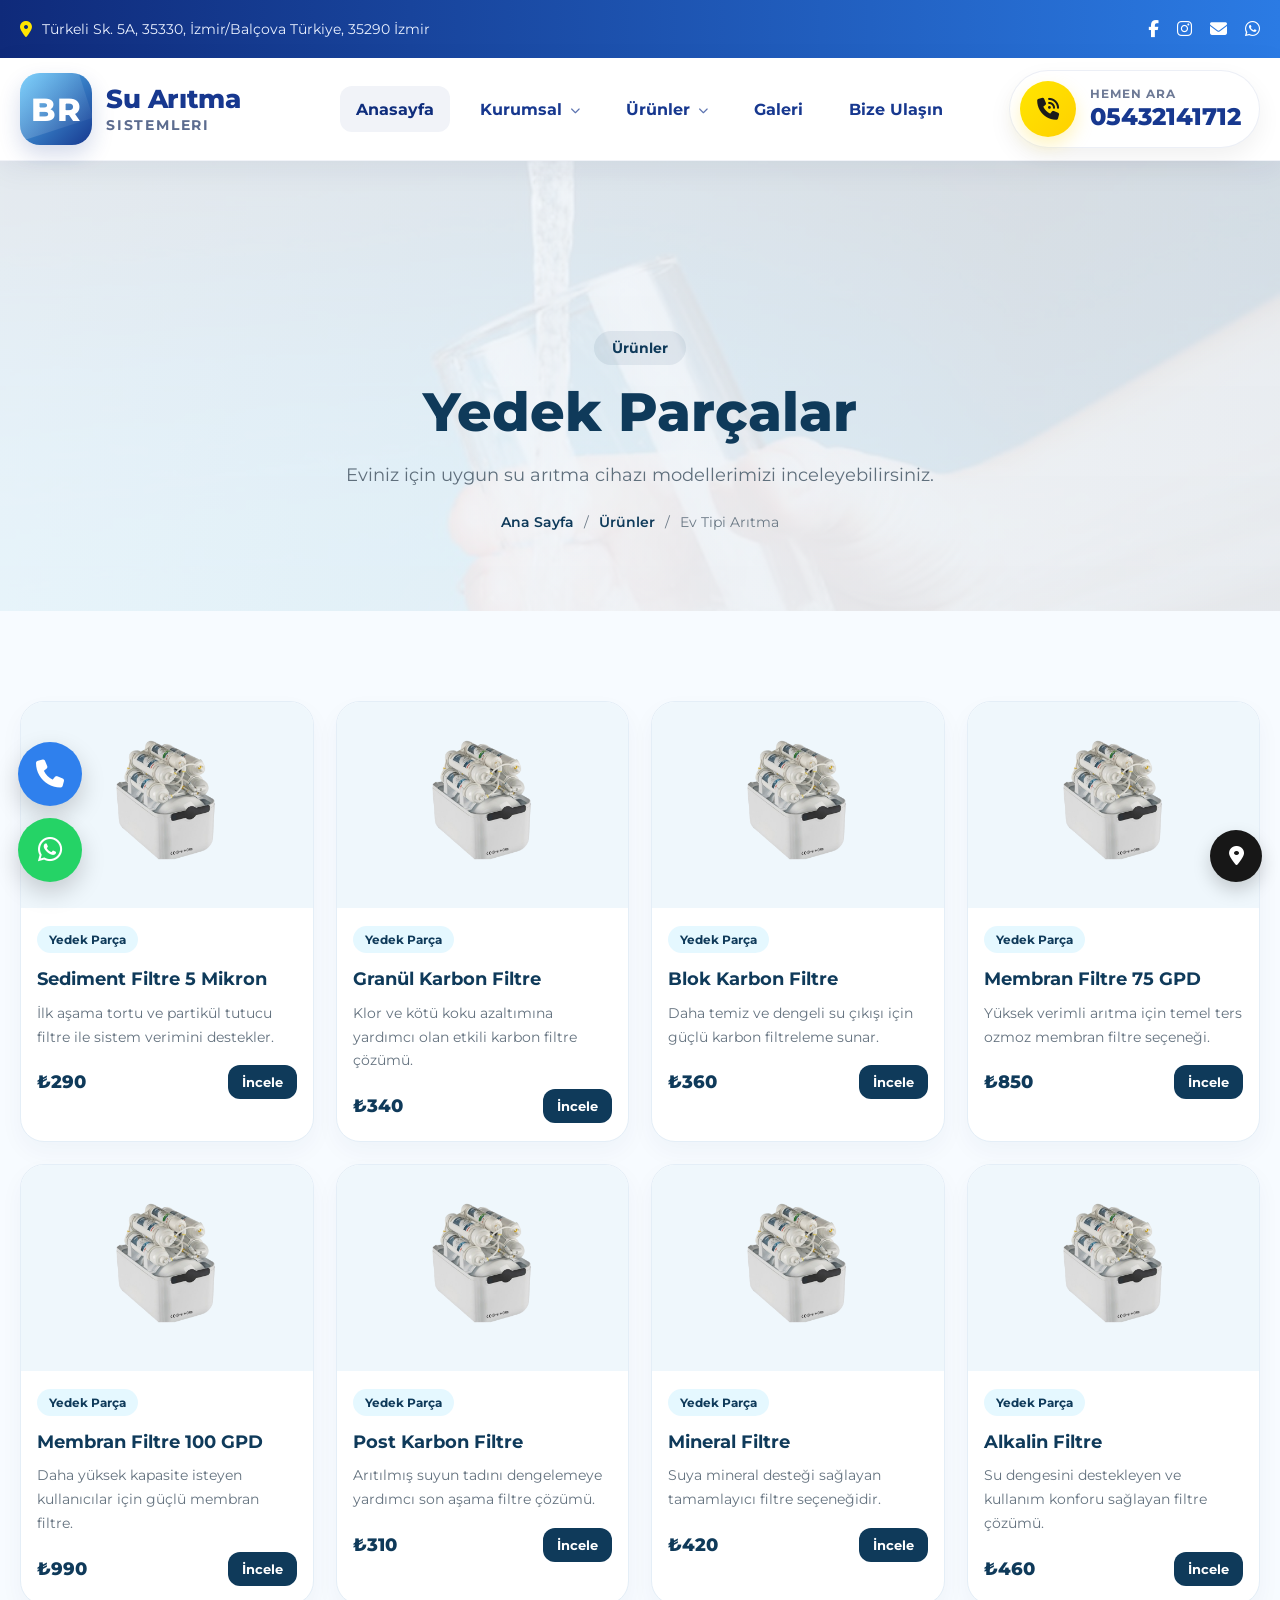
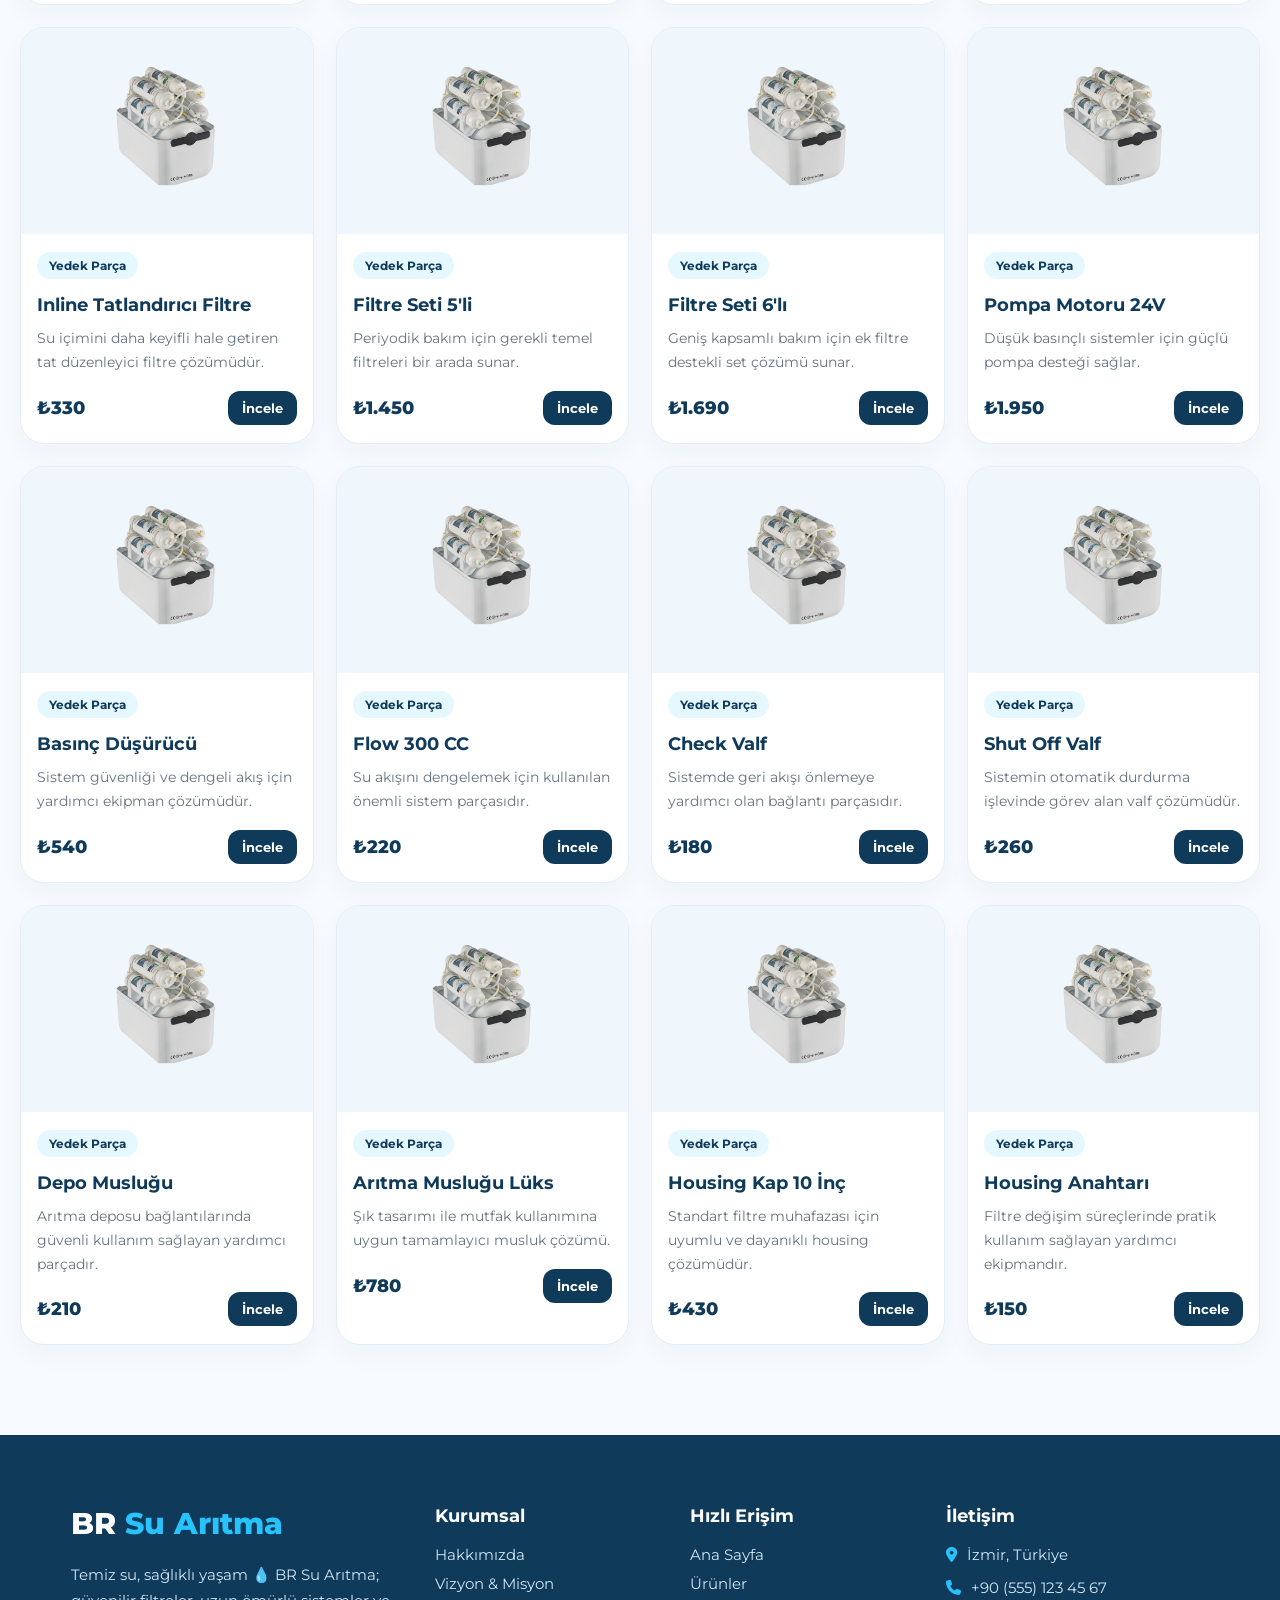
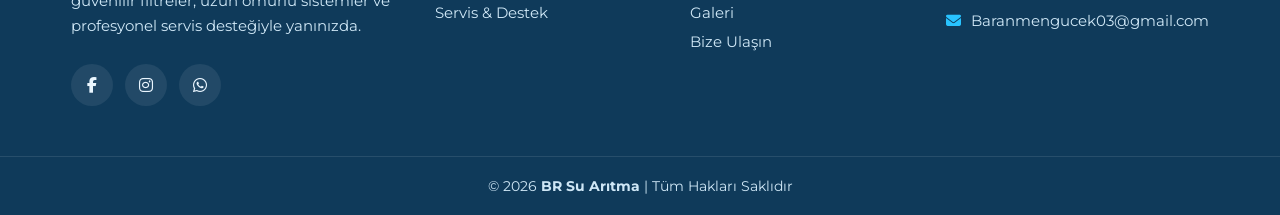
<file: yedekparca.html>
﻿<!DOCTYPE html>
<html>
<head>
    <meta charset="utf-8" />
    <title></title>
    <link rel="stylesheet" href="style.css" />
    <link rel="stylesheet" href="footer.css" />

    <link rel="stylesheet"
          href="https://cdnjs.cloudflare.com/ajax/libs/font-awesome/6.5.2/css/all.min.css" />

    <!-- Google Font -->
    <link rel="preconnect" href="https://fonts.googleapis.com">
    <link rel="preconnect" href="https://fonts.gstatic.com" crossorigin>
    <link href="https://fonts.googleapis.com/css2?family=Montserrat:wght@400;500;600;700;800&display=swap" rel="stylesheet">
    <link rel="stylesheet" href="https://cdnjs.cloudflare.com/ajax/libs/font-awesome/6.5.2/css/all.min.css">
    <link rel="stylesheet" href="https://cdnjs.cloudflare.com/ajax/libs/font-awesome/6.5.2/css/all.min.css">
    <meta name="viewport" content="width=device-width, initial-scale=1.0">
    <meta name="format-detection" content="telephone=no">

    <style>


        /* EV TİPİ ÜRÜNLER SAYFASI */
        .evtipi-hero {
            padding: 170px 0 80px;
            position: relative;
            overflow: hidden;
            background: linear-gradient(rgba(245, 249, 253, 0.9), rgba(245, 249, 253, 0.92)), url("image/su5.jpg") center center / cover no-repeat;
        }

            .evtipi-hero::before {
                content: "";
                position: absolute;
                inset: 0;
                background: linear-gradient(90deg, rgba(255,255,255,0.18), rgba(15,58,90,0.05));
                z-index: 1;
            }

        .evtipi-hero-content {
            position: relative;
            z-index: 2;
            max-width: 760px;
            margin: 0 auto;
            text-align: center;
        }

        .evtipi-badge {
            display: inline-block;
            padding: 8px 18px;
            border-radius: 999px;
            background: rgba(15, 58, 90, 0.08);
            color: #0f3a5a;
            font-size: 14px;
            font-weight: 700;
            margin-bottom: 16px;
        }

        .evtipi-hero-content h1 {
            font-size: 54px;
            line-height: 1.15;
            color: #0f3a5a;
            margin-bottom: 16px;
            font-weight: 800;
        }

        .evtipi-hero-content p {
            font-size: 18px;
            line-height: 1.8;
            color: #5f6f7c;
            margin: 0 auto 22px;
            max-width: 680px;
        }

        .evtipi-breadcrumb {
            display: flex;
            justify-content: center;
            align-items: center;
            gap: 10px;
            flex-wrap: wrap;
            font-size: 14px;
            color: #6c7a87;
        }

            .evtipi-breadcrumb a {
                text-decoration: none;
                color: #0f3a5a;
                font-weight: 600;
            }

        .evtipi-products-section {
            padding: 90px 0;
            background: #f7fbff;
        }

        .evtipi-products-grid {
            display: grid;
            grid-template-columns: repeat(4, 1fr);
            gap: 22px;
        }

        .evtipi-product-card {
            background: #ffffff;
            border: 1px solid #e4eef7;
            border-radius: 24px;
            overflow: hidden;
            box-shadow: 0 10px 24px rgba(15, 58, 90, 0.04);
            transition: 0.3s ease;
        }

            .evtipi-product-card:hover {
                transform: translateY(-4px);
                box-shadow: 0 18px 34px rgba(15, 58, 90, 0.08);
            }

        .evtipi-product-image {
            background: #eff7fc;
            padding: 18px;
            display: flex;
            justify-content: center;
            align-items: center;
        }

            .evtipi-product-image img {
                width: 100%;
                max-width: 170px;
                height: 170px;
                object-fit: contain;
                display: block;
            }

        .evtipi-product-content {
            padding: 18px 16px;
        }

        .evtipi-product-badge {
            display: inline-block;
            padding: 6px 12px;
            border-radius: 999px;
            background: rgba(40, 195, 255, 0.12);
            color: #0f3a5a;
            font-size: 12px;
            font-weight: 700;
            margin-bottom: 14px;
        }

        .evtipi-product-content h3 {
            font-size: 18px;
            line-height: 1.35;
            color: #0f3a5a;
            margin-bottom: 10px;
            font-weight: 700;
        }

        .evtipi-product-content p {
            font-size: 14px;
            line-height: 1.7;
            color: #64727f;
            margin-bottom: 16px;
        }

        .evtipi-product-bottom {
            display: flex;
            align-items: center;
            justify-content: space-between;
            gap: 14px;
            flex-wrap: wrap;
        }

        .evtipi-price {
            font-size: 18px;
            font-weight: 800;
            color: #0f3a5a;
        }

        .evtipi-btn {
            text-decoration: none;
            padding: 9px 14px;
            border-radius: 12px;
            background: #0f3a5a;
            color: #ffffff;
            font-size: 13px;
            font-weight: 700;
            transition: 0.3s ease;
        }

            .evtipi-btn:hover {
                background: #1a5d89;
            }

        @media (max-width: 992px) {
            .evtipi-hero {
                padding: 150px 0 70px;
            }

            .evtipi-hero-content h1 {
                font-size: 42px;
            }

            .evtipi-products-section {
                padding: 70px 0;
            }

            .evtipi-products-grid {
                grid-template-columns: repeat(2, 1fr);
            }

            @media (max-width: 768px) {
                .evtipi-hero {
                    padding: 130px 0 55px;
                }

                .evtipi-badge {
                    font-size: 12px;
                    padding: 7px 14px;
                }

                .evtipi-hero-content h1 {
                    font-size: 32px;
                }

                .evtipi-hero-content p {
                    font-size: 14px;
                    line-height: 1.8;
                }

                .evtipi-products-section {
                    padding: 55px 0;
                }

                .evtipi-products-grid {
                    grid-template-columns: 1fr;
                }

                .evtipi-product-image {
                    padding: 20px;
                }

                    .evtipi-product-image img {
                        max-width: 180px;
                        height: 180px;
                    }

                .evtipi-product-content {
                    padding: 18px 16px;
                }

                    .evtipi-product-content h3 {
                        font-size: 18px;
                    }

                    .evtipi-product-content p {
                        font-size: 14px;
                        line-height: 1.7;
                    }

                .evtipi-price {
                    font-size: 18px;
                }

                .evtipi-btn {
                    padding: 9px 14px;
                    font-size: 13px;
                }
            }

            @media (max-width: 480px) {
                .evtipi-hero-content h1 {
                    font-size: 27px;
                }

                .evtipi-hero-content p {
                    font-size: 13.5px;
                }

                .evtipi-product-image img {
                    height: 190px;
                }

                .evtipi-product-content h3 {
                    font-size: 18px;
                }
            }
    </style>


</head>
<body>


    <!-- TOPBAR -->
    <div class="topbar">
        <div class="container topbar-container">
            <div class="topbar-left">
                <i class="fa-solid fa-location-dot"></i>

                <div class="topbar-marquee">
                    <div class="topbar-marquee-track">
                        <span>Türkeli Sk. 5A, 35330, İzmir/Balçova Türkiye, 35290 İzmir</span>
                    </div>
                </div>
            </div>

            <div class="topbar-right">

                <!-- Facebook -->
                <a href="https://www.facebook.com/104635771230108/" target="_blank">
                    <i class="fa-brands fa-facebook-f"></i>
                </a>

                <!-- Instagram -->
                <a href="https://www.instagram.com/br_su_artma_sistemleri" target="_blank">
                    <i class="fa-brands fa-instagram"></i>
                </a>

                <!-- Gmail -->
                <a href="mailto:Baranmengucek03@gmail.com">
                    <i class="fa-solid fa-envelope"></i>
                </a>

                <!-- WhatsApp -->
                <a href="https://wa.me/905432141712?text=Merhaba%20su%20arıtma%20sistemleri%20hakkında%20bilgi%20almak%20istiyorum" target="_blank">
                    <i class="fa-brands fa-whatsapp"></i>
                </a>

            </div>
        </div>
    </div>
    <!-- HEADER -->
    <header class="header">
        <div class="container header-container">

            <a href="#" class="logo">
                <div class="logo-icon">BR</div>

                <div class="logo-text">
                    <h2>Su Arıtma</h2>
                    <span>Sistemleri</span>
                </div>
            </a>

            <nav class="navbar" id="navbar">
                <a href="index.html" class="active">Anasayfa</a>

                <div class="dropdown">
                    <a href="#" class="dropdown-toggle">Kurumsal</a>
                    <div class="dropdown-menu">
                        <a href="hakkimizda.html">Hakkımızda</a>
                        <a href="vizyon.html">Vizyon & Misyon</a>
                        <a href="servis.html">Servis & Destek</a>
                    </div>
                </div>

                <div class="dropdown">
                    <a href="#" class="dropdown-toggle">Ürünler</a>
                    <div class="dropdown-menu">
                        <a href="evtipi.html">Ev Tipi Arıtma</a>
                        <a href="sanayitipi.html">Sanayi Tipi Arıtma</a>
                        <a href="yedekparca.html">Yedek Parçalar</a>

                    </div>
                </div>
                <a href="galeri.html">Galeri</a>
                <a href="bizeulas.html">Bize Ulaşın</a>
            </nav>

            <a href="tel:05432141712" class="header-phone">
                <span class="phone-icon">
                    <i class="fa-solid fa-phone-volume"></i>
                </span>
                <span class="phone-text">
                    <small>Hemen Ara</small>
                    05432141712
                </span>
            </a>

            <button class="menu-toggle" id="menu-toggle" aria-label="Menüyü Aç">
                <i class="fa-solid fa-bars"></i>
            </button>
        </div>
    </header>


    <!-- EV TİPİ HERO -->
    <section class="evtipi-hero">
        <div class="container">
            <div class="evtipi-hero-content">
                <span class="evtipi-badge">Ürünler</span>
                <h1>Yedek Parçalar</h1>
                <p>
                    Eviniz için uygun su arıtma cihazı modellerimizi inceleyebilirsiniz.
                </p>

                <div class="evtipi-breadcrumb">
                    <a href="#">Ana Sayfa</a>
                    <span>/</span>
                    <a href="#">Ürünler</a>
                    <span>/</span>
                    <span>Ev Tipi Arıtma</span>
                </div>
            </div>
        </div>
    </section>



    <section class="evtipi-products-section">
        <div class="container">
            <div class="evtipi-products-grid">

                <div class="evtipi-product-card">
                    <div class="evtipi-product-image">
                        <img src="image/filtredegisim.png" alt="Sediment Filtre 5 Mikron">
                    </div>
                    <div class="evtipi-product-content">
                        <span class="evtipi-product-badge">Yedek Parça</span>
                        <h3>Sediment Filtre 5 Mikron</h3>
                        <p>İlk aşama tortu ve partikül tutucu filtre ile sistem verimini destekler.</p>
                        <div class="evtipi-product-bottom">
                            <span class="evtipi-price">₺290</span>
                            <a href="yedekparcadetay.html?id=sediment-filtre-5-mikron" class="evtipi-btn">İncele</a>
                        </div>
                    </div>
                </div>

                <div class="evtipi-product-card">
                    <div class="evtipi-product-image">
                        <img src="image/filtredegisim.png" alt="Granül Karbon Filtre">
                    </div>
                    <div class="evtipi-product-content">
                        <span class="evtipi-product-badge">Yedek Parça</span>
                        <h3>Granül Karbon Filtre</h3>
                        <p>Klor ve kötü koku azaltımına yardımcı olan etkili karbon filtre çözümü.</p>
                        <div class="evtipi-product-bottom">
                            <span class="evtipi-price">₺340</span>
                            <a href="yedekparcadetay.html?id=granul-karbon-filtre" class="evtipi-btn">İncele</a>
                        </div>
                    </div>
                </div>

                <div class="evtipi-product-card">
                    <div class="evtipi-product-image">
                        <img src="image/filtredegisim.png" alt="Blok Karbon Filtre">
                    </div>
                    <div class="evtipi-product-content">
                        <span class="evtipi-product-badge">Yedek Parça</span>
                        <h3>Blok Karbon Filtre</h3>
                        <p>Daha temiz ve dengeli su çıkışı için güçlü karbon filtreleme sunar.</p>
                        <div class="evtipi-product-bottom">
                            <span class="evtipi-price">₺360</span>
                            <a href="yedekparcadetay.html?id=blok-karbon-filtre" class="evtipi-btn">İncele</a>
                        </div>
                    </div>
                </div>

                <div class="evtipi-product-card">
                    <div class="evtipi-product-image">
                        <img src="image/filtredegisim.png" alt="Membran Filtre 75 GPD">
                    </div>
                    <div class="evtipi-product-content">
                        <span class="evtipi-product-badge">Yedek Parça</span>
                        <h3>Membran Filtre 75 GPD</h3>
                        <p>Yüksek verimli arıtma için temel ters ozmoz membran filtre seçeneği.</p>
                        <div class="evtipi-product-bottom">
                            <span class="evtipi-price">₺850</span>
                            <a href="yedekparcadetay.html?id=membran-filtre-75-gpd" class="evtipi-btn">İncele</a>
                        </div>
                    </div>
                </div>

                <div class="evtipi-product-card">
                    <div class="evtipi-product-image">
                        <img src="image/filtredegisim.png" alt="Membran Filtre 100 GPD">
                    </div>
                    <div class="evtipi-product-content">
                        <span class="evtipi-product-badge">Yedek Parça</span>
                        <h3>Membran Filtre 100 GPD</h3>
                        <p>Daha yüksek kapasite isteyen kullanıcılar için güçlü membran filtre.</p>
                        <div class="evtipi-product-bottom">
                            <span class="evtipi-price">₺990</span>
                            <a href="yedekparcadetay.html?id=membran-filtre-100-gpd" class="evtipi-btn">İncele</a>
                        </div>
                    </div>
                </div>

                <div class="evtipi-product-card">
                    <div class="evtipi-product-image">
                        <img src="image/filtredegisim.png" alt="Post Karbon Filtre">
                    </div>
                    <div class="evtipi-product-content">
                        <span class="evtipi-product-badge">Yedek Parça</span>
                        <h3>Post Karbon Filtre</h3>
                        <p>Arıtılmış suyun tadını dengelemeye yardımcı son aşama filtre çözümü.</p>
                        <div class="evtipi-product-bottom">
                            <span class="evtipi-price">₺310</span>
                            <a href="yedekparcadetay.html?id=post-karbon-filtre" class="evtipi-btn">İncele</a>
                        </div>
                    </div>
                </div>

                <div class="evtipi-product-card">
                    <div class="evtipi-product-image">
                        <img src="image/filtredegisim.png" alt="Mineral Filtre">
                    </div>
                    <div class="evtipi-product-content">
                        <span class="evtipi-product-badge">Yedek Parça</span>
                        <h3>Mineral Filtre</h3>
                        <p>Suya mineral desteği sağlayan tamamlayıcı filtre seçeneğidir.</p>
                        <div class="evtipi-product-bottom">
                            <span class="evtipi-price">₺420</span>
                            <a href="yedekparcadetay.html?id=mineral-filtre" class="evtipi-btn">İncele</a>
                        </div>
                    </div>
                </div>

                <div class="evtipi-product-card">
                    <div class="evtipi-product-image">
                        <img src="image/filtredegisim.png" alt="Alkalin Filtre">
                    </div>
                    <div class="evtipi-product-content">
                        <span class="evtipi-product-badge">Yedek Parça</span>
                        <h3>Alkalin Filtre</h3>
                        <p>Su dengesini destekleyen ve kullanım konforu sağlayan filtre çözümü.</p>
                        <div class="evtipi-product-bottom">
                            <span class="evtipi-price">₺460</span>
                            <a href="yedekparcadetay.html?id=alkalin-filtre" class="evtipi-btn">İncele</a>
                        </div>
                    </div>
                </div>

                <div class="evtipi-product-card">
                    <div class="evtipi-product-image">
                        <img src="image/filtredegisim.png" alt="Inline Tatlandırıcı Filtre">
                    </div>
                    <div class="evtipi-product-content">
                        <span class="evtipi-product-badge">Yedek Parça</span>
                        <h3>Inline Tatlandırıcı Filtre</h3>
                        <p>Su içimini daha keyifli hale getiren tat düzenleyici filtre çözümüdür.</p>
                        <div class="evtipi-product-bottom">
                            <span class="evtipi-price">₺330</span>
                            <a href="yedekparcadetay.html?id=inline-tatlandirici-filtre" class="evtipi-btn">İncele</a>
                        </div>
                    </div>
                </div>

                <div class="evtipi-product-card">
                    <div class="evtipi-product-image">
                        <img src="image/filtredegisim.png" alt="Filtre Seti 5'li">
                    </div>
                    <div class="evtipi-product-content">
                        <span class="evtipi-product-badge">Yedek Parça</span>
                        <h3>Filtre Seti 5'li</h3>
                        <p>Periyodik bakım için gerekli temel filtreleri bir arada sunar.</p>
                        <div class="evtipi-product-bottom">
                            <span class="evtipi-price">₺1.450</span>
                            <a href="yedekparcadetay.html?id=filtre-seti-5li" class="evtipi-btn">İncele</a>
                        </div>
                    </div>
                </div>

                <div class="evtipi-product-card">
                    <div class="evtipi-product-image">
                        <img src="image/filtredegisim.png" alt="Filtre Seti 6'lı">
                    </div>
                    <div class="evtipi-product-content">
                        <span class="evtipi-product-badge">Yedek Parça</span>
                        <h3>Filtre Seti 6'lı</h3>
                        <p>Geniş kapsamlı bakım için ek filtre destekli set çözümü sunar.</p>
                        <div class="evtipi-product-bottom">
                            <span class="evtipi-price">₺1.690</span>
                            <a href="yedekparcadetay.html?id=filtre-seti-6li" class="evtipi-btn">İncele</a>
                        </div>
                    </div>
                </div>

                <div class="evtipi-product-card">
                    <div class="evtipi-product-image">
                        <img src="image/filtredegisim.png" alt="Pompa Motoru 24V">
                    </div>
                    <div class="evtipi-product-content">
                        <span class="evtipi-product-badge">Yedek Parça</span>
                        <h3>Pompa Motoru 24V</h3>
                        <p>Düşük basınçlı sistemler için güçlü pompa desteği sağlar.</p>
                        <div class="evtipi-product-bottom">
                            <span class="evtipi-price">₺1.950</span>
                            <a href="yedekparcadetay.html?id=pompa-motoru-24v" class="evtipi-btn">İncele</a>
                        </div>
                    </div>
                </div>

                <div class="evtipi-product-card">
                    <div class="evtipi-product-image">
                        <img src="image/filtredegisim.png" alt="Basınç Düşürücü">
                    </div>
                    <div class="evtipi-product-content">
                        <span class="evtipi-product-badge">Yedek Parça</span>
                        <h3>Basınç Düşürücü</h3>
                        <p>Sistem güvenliği ve dengeli akış için yardımcı ekipman çözümüdür.</p>
                        <div class="evtipi-product-bottom">
                            <span class="evtipi-price">₺540</span>
                            <a href="yedekparcadetay.html?id=basinc-dusurucu" class="evtipi-btn">İncele</a>
                        </div>
                    </div>
                </div>

                <div class="evtipi-product-card">
                    <div class="evtipi-product-image">
                        <img src="image/filtredegisim.png" alt="Flow 300 CC">
                    </div>
                    <div class="evtipi-product-content">
                        <span class="evtipi-product-badge">Yedek Parça</span>
                        <h3>Flow 300 CC</h3>
                        <p>Su akışını dengelemek için kullanılan önemli sistem parçasıdır.</p>
                        <div class="evtipi-product-bottom">
                            <span class="evtipi-price">₺220</span>
                            <a href="yedekparcadetay.html?id=flow-300-cc" class="evtipi-btn">İncele</a>
                        </div>
                    </div>
                </div>

                <div class="evtipi-product-card">
                    <div class="evtipi-product-image">
                        <img src="image/filtredegisim.png" alt="Check Valf">
                    </div>
                    <div class="evtipi-product-content">
                        <span class="evtipi-product-badge">Yedek Parça</span>
                        <h3>Check Valf</h3>
                        <p>Sistemde geri akışı önlemeye yardımcı olan bağlantı parçasıdır.</p>
                        <div class="evtipi-product-bottom">
                            <span class="evtipi-price">₺180</span>
                            <a href="yedekparcadetay.html?id=check-valf" class="evtipi-btn">İncele</a>
                        </div>
                    </div>
                </div>

                <div class="evtipi-product-card">
                    <div class="evtipi-product-image">
                        <img src="image/filtredegisim.png" alt="Shut Off Valf">
                    </div>
                    <div class="evtipi-product-content">
                        <span class="evtipi-product-badge">Yedek Parça</span>
                        <h3>Shut Off Valf</h3>
                        <p>Sistemin otomatik durdurma işlevinde görev alan valf çözümüdür.</p>
                        <div class="evtipi-product-bottom">
                            <span class="evtipi-price">₺260</span>
                            <a href="yedekparcadetay.html?id=shut-off-valf" class="evtipi-btn">İncele</a>
                        </div>
                    </div>
                </div>

                <div class="evtipi-product-card">
                    <div class="evtipi-product-image">
                        <img src="image/filtredegisim.png" alt="Depo Musluğu">
                    </div>
                    <div class="evtipi-product-content">
                        <span class="evtipi-product-badge">Yedek Parça</span>
                        <h3>Depo Musluğu</h3>
                        <p>Arıtma deposu bağlantılarında güvenli kullanım sağlayan yardımcı parçadır.</p>
                        <div class="evtipi-product-bottom">
                            <span class="evtipi-price">₺210</span>
                            <a href="yedekparcadetay.html?id=depo-muslugu" class="evtipi-btn">İncele</a>
                        </div>
                    </div>
                </div>

                <div class="evtipi-product-card">
                    <div class="evtipi-product-image">
                        <img src="image/filtredegisim.png" alt="Arıtma Musluğu Lüks">
                    </div>
                    <div class="evtipi-product-content">
                        <span class="evtipi-product-badge">Yedek Parça</span>
                        <h3>Arıtma Musluğu Lüks</h3>
                        <p>Şık tasarımı ile mutfak kullanımına uygun tamamlayıcı musluk çözümü.</p>
                        <div class="evtipi-product-bottom">
                            <span class="evtipi-price">₺780</span>
                            <a href="yedekparcadetay.html?id=aritma-muslugu-luks" class="evtipi-btn">İncele</a>
                        </div>
                    </div>
                </div>

                <div class="evtipi-product-card">
                    <div class="evtipi-product-image">
                        <img src="image/filtredegisim.png" alt="Housing Kap 10 İnç">
                    </div>
                    <div class="evtipi-product-content">
                        <span class="evtipi-product-badge">Yedek Parça</span>
                        <h3>Housing Kap 10 İnç</h3>
                        <p>Standart filtre muhafazası için uyumlu ve dayanıklı housing çözümüdür.</p>
                        <div class="evtipi-product-bottom">
                            <span class="evtipi-price">₺430</span>
                            <a href="yedekparcadetay.html?id=housing-kap-10-inc" class="evtipi-btn">İncele</a>
                        </div>
                    </div>
                </div>

                <div class="evtipi-product-card">
                    <div class="evtipi-product-image">
                        <img src="image/filtredegisim.png" alt="Housing Anahtarı">
                    </div>
                    <div class="evtipi-product-content">
                        <span class="evtipi-product-badge">Yedek Parça</span>
                        <h3>Housing Anahtarı</h3>
                        <p>Filtre değişim süreçlerinde pratik kullanım sağlayan yardımcı ekipmandır.</p>
                        <div class="evtipi-product-bottom">
                            <span class="evtipi-price">₺150</span>
                            <a href="yedekparcadetay.html?id=housing-anahtari" class="evtipi-btn">İncele</a>
                        </div>
                    </div>
                </div>

            </div>
        </div>
    </section>



    <!-- FIXED CONTACT BUTTONS -->
    <div class="fixed-contact-left">

        <!-- Telefon -->
        <a href="tel:+905432141712" class="contact-btn phone-btn" aria-label="Telefon">
            <i class="fa-solid fa-phone"></i>
        </a>

        <!-- WhatsApp -->
        <a href="https://wa.me/905432141712?text=Merhaba%20BR%20Su%20Arıtma%20Sistemleri%20hakkında%20bilgi%20almak%20istiyorum."
           target="_blank"
           class="contact-btn whatsapp-btn"
           aria-label="WhatsApp">
            <i class="fa-brands fa-whatsapp"></i>
        </a>

    </div>
    <div class="fixed-contact-right">

        <a href="https://www.google.com/maps?q=Türkeli+Sk+5A+Balçova+İzmir+Türkiye"
           target="_blank"
           class="mini-btn"
           aria-label="Konum">

            <i class="fa-solid fa-location-dot"></i>

        </a>

    </div>


    <footer class="footer">
        <div class="container footer-grid">

            <!-- Logo ve açıklama -->
            <div class="footer-about">
                <div class="footer-logo">
                    BR <span>Su Arıtma</span>
                </div>

                <p>
                    Temiz su, sağlıklı yaşam 💧 BR Su Arıtma; güvenilir filtreler,
                    uzun ömürlü sistemler ve profesyonel servis desteğiyle yanınızda.
                </p>
                <div class="footer-social">

                    <!-- Facebook -->
                    <a href="https://facebook.com/brsuaritma" target="_blank">
                        <i class="fa-brands fa-facebook-f"></i>
                    </a>

                    <!-- Instagram -->
                    <a href="https://instagram.com/brsuaritma" target="_blank">
                        <i class="fa-brands fa-instagram"></i>
                    </a>

                    <!-- WhatsApp -->
                    <a href="https://wa.me/905551234567" target="_blank">
                        <i class="fa-brands fa-whatsapp"></i>
                    </a>

                </div>
            </div>

            <!-- Kurumsal -->
            <div class="footer-links">
                <h3>Kurumsal</h3>
                <ul>
                    <li><a href="#">Hakkımızda</a></li>
                    <li><a href="#">Vizyon & Misyon</a></li>
                    <li><a href="#">Servis & Destek</a></li>


                </ul>
            </div>

            <!-- Hızlı erişim -->
            <div class="footer-links">
                <h3>Hızlı Erişim</h3>
                <ul>
                    <li><a href="#">Ana Sayfa</a></li>
                    <li><a href="#">Ürünler</a></li>
                    <li><a href="#">Galeri</a></li>
                    <li><a href="#">Bize Ulaşın</a></li>

                </ul>
            </div>

            <!-- İletişim -->
            <div class="footer-contact">
                <h3>İletişim</h3>

                <p>
                    <i class="fa-solid fa-location-dot"></i>
                    İzmir, Türkiye
                </p>

                <p>
                    <i class="fa-solid fa-phone"></i>
                    +90 (555) 123 45 67
                </p>

                <p>
                    <i class="fa-solid fa-envelope"></i>
                    Baranmengucek03@gmail.com
                </p>
            </div>

        </div>

        <div class="footer-bottom">
            © 2026 <strong>BR Su Arıtma</strong> | Tüm Hakları Saklıdır
        </div>
    </footer>


    <script>
        const menuToggle = document.getElementById("menu-toggle");
        const navbar = document.getElementById("navbar");
        const dropdownToggles = document.querySelectorAll(".dropdown-toggle");

        menuToggle.addEventListener("click", () => {
            navbar.classList.toggle("active");
        });

        dropdownToggles.forEach(toggle => {
            toggle.addEventListener("click", function (e) {
                if (window.innerWidth <= 992) {
                    e.preventDefault();

                    const parentDropdown = this.parentElement;

                    document.querySelectorAll(".dropdown").forEach(drop => {
                        if (drop !== parentDropdown) {
                            drop.classList.remove("active");
                        }
                    });

                    parentDropdown.classList.toggle("active");
                }
            });
        });

        window.addEventListener("resize", () => {
            if (window.innerWidth > 992) {
                document.querySelectorAll(".dropdown").forEach(drop => {
                    drop.classList.remove("active");
                });
                navbar.classList.remove("active");
            }
        });
    </script>


</body>

</html>
</file>
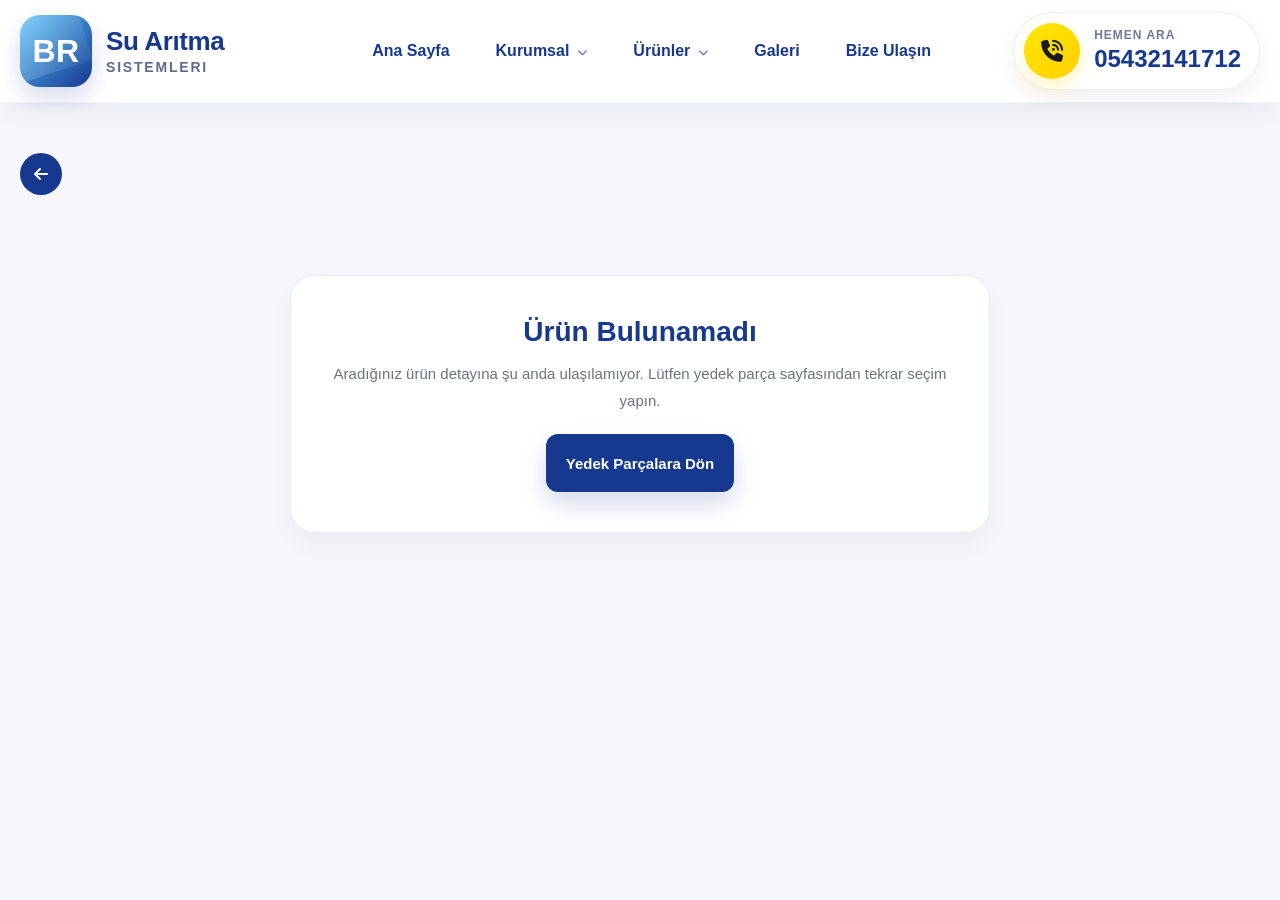
<file: yedekparcadetay.html>
﻿<!DOCTYPE html>
<html>
<head>
    <meta charset="utf-8" />
    <title></title>
    <link rel="stylesheet"
          href="https://cdnjs.cloudflare.com/ajax/libs/font-awesome/6.5.2/css/all.min.css">
    <link rel="stylesheet" href="style.css" />

    <meta name="viewport" content="width=device-width, initial-scale=1.0">
    <link rel="preconnect" href="https://fonts.googleapis.com">
    <link rel="preconnect" href="https://fonts.gstatic.com" crossorigin>
    <link href="https://fonts.googleapis.com/css2?family=Montserrat:wght@400;500;600;700;800&display=swap" rel="stylesheet">
    <link rel="stylesheet" href="https://cdnjs.cloudflare.com/ajax/libs/font-awesome/6.5.2/css/all.min.css">
    <link rel="stylesheet" href="https://cdnjs.cloudflare.com/ajax/libs/font-awesome/6.5.2/css/all.min.css">
    <meta name="format-detection" content="telephone=no">


    <style>

        * {
            margin: 0;
            padding: 0;
            box-sizing: border-box;
        }

        body {
            font-family: Arial, Helvetica, sans-serif;
            background: #f5f7fb;
            color: #1f2937;
        }

        a {
            text-decoration: none;
        }

        img {
            display: block;
            max-width: 100%;
        }

        .detail-container {
            width: 100%;
            max-width: 1200px;
            margin: 0 auto;
            padding: 0 20px;
        }

        .topbar {
            background: #fff;
            border-bottom: 1px solid #e8edf5;
            position: sticky;
            top: 0;
            z-index: 100;
        }

        .topbar-inner {
            min-height: 78px;
            display: flex;
            align-items: center;
            justify-content: space-between;
            gap: 20px;
        }

        .brand {
            display: flex;
            align-items: center;
            gap: 14px;
        }

        .brand-logo {
            width: 54px;
            height: 54px;
            border-radius: 16px;
            background: linear-gradient(135deg,#58b5ff,#17388f);
            display: flex;
            align-items: center;
            justify-content: center;
            color: #fff;
            font-weight: 800;
            font-size: 22px;
        }

        .brand-text h2 {
            font-size: 20px;
            color: #17388f;
            margin-bottom: 3px;
        }

        .brand-text p {
            font-size: 13px;
            color: #6b7280;
        }

        .back-btn {
            display: inline-flex;
            align-items: center;
            justify-content: center;
            padding: 12px 18px;
            border-radius: 12px;
            background: #17388f;
            color: #fff;
            font-size: 14px;
            font-weight: 700;
            transition: .3s;
        }

            .back-btn:hover {
                background: #0f2d7c;
            }

        .detail-page {
            padding: 50px 0 80px;
        }

        .detail-layout {
            display: grid;
            grid-template-columns: 1.05fr 1fr;
            gap: 30px;
            align-items: start;
        }

        .gallery-card,
        .content-card,
        .info-card {
            background: #fff;
            border: 1px solid #e8edf5;
            border-radius: 24px;
            box-shadow: 0 12px 30px rgba(0,0,0,.05);
        }

        .gallery-card {
            padding: 22px;
        }

        .main-image {
            width: 100%;
            height: 500px;
            background: #f8fbff;
            border-radius: 18px;
            display: flex;
            align-items: center;
            justify-content: center;
            padding: 20px;
            overflow: hidden;
        }

            .main-image img {
                max-width: 100%;
                max-height: 100%;
                object-fit: contain;
            }

        .thumbs {
            margin-top: 16px;
            display: grid;
            grid-template-columns: repeat(4,1fr);
            gap: 10px;
        }

        .thumb {
            height: 90px;
            border: 1px solid #e8edf5;
            border-radius: 14px;
            background: #f8fbff;
            display: flex;
            align-items: center;
            justify-content: center;
            padding: 10px;
            cursor: pointer;
            transition: .25s;
        }

            .thumb img {
                max-width: 100%;
                max-height: 100%;
                object-fit: contain;
            }

            .thumb.active,
            .thumb:hover {
                border-color: #17388f;
                box-shadow: 0 8px 18px rgba(23,56,143,.12);
            }

        .content-card {
            padding: 30px;
        }

        .badge {
            display: inline-block;
            padding: 7px 14px;
            border-radius: 999px;
            background: #eaf1ff;
            color: #17388f;
            font-size: 13px;
            font-weight: 700;
            margin-bottom: 14px;
        }

        .product-title {
            font-size: 38px;
            line-height: 1.2;
            color: #17388f;
            margin-bottom: 14px;
        }

        .product-short {
            font-size: 16px;
            line-height: 1.8;
            color: #6b7280;
            margin-bottom: 20px;
        }

        .price-row {
            display: flex;
            align-items: center;
            gap: 14px;
            flex-wrap: wrap;
            margin-bottom: 22px;
        }

        .price {
            font-size: 34px;
            font-weight: 800;
            color: #111827;
        }

        .stock {
            display: inline-flex;
            align-items: center;
            justify-content: center;
            padding: 8px 14px;
            border-radius: 999px;
            background: #eefaf1;
            color: #15803d;
            font-size: 13px;
            font-weight: 700;
        }

        .action-row {
            display: flex;
            gap: 12px;
            flex-wrap: wrap;
            margin-bottom: 24px;
        }

        .btn {
            display: inline-flex;
            align-items: center;
            justify-content: center;
            min-width: 170px;
            padding: 14px 20px;
            border-radius: 12px;
            font-size: 15px;
            font-weight: 700;
            transition: .3s;
        }

        .btn-primary {
            background: #17388f;
            color: #fff;
        }

            .btn-primary:hover {
                background: #0f2d7c;
            }

        .btn-light {
            background: #f3f6fc;
            color: #17388f;
            border: 1px solid #dfe7f5;
        }

            .btn-light:hover {
                background: #eaf1ff;
            }

        .mini-grid {
            display: grid;
            grid-template-columns: repeat(2,1fr);
            gap: 12px;
        }

        .mini-box {
            background: #f8fbff;
            border: 1px solid #e8edf5;
            border-radius: 16px;
            padding: 16px;
        }

            .mini-box h4 {
                font-size: 14px;
                color: #17388f;
                margin-bottom: 6px;
            }

            .mini-box p {
                font-size: 13px;
                line-height: 1.6;
                color: #6b7280;
            }

        .bottom-area {
            margin-top: 30px;
            display: grid;
            grid-template-columns: 1.1fr .9fr;
            gap: 30px;
        }

        .info-card {
            padding: 28px;
        }

        .section-head {
            font-size: 24px;
            color: #17388f;
            margin-bottom: 18px;
        }

        .description {
            font-size: 15px;
            line-height: 1.85;
            color: #4b5563;
            margin-bottom: 18px;
        }

        .feature-list {
            display: grid;
            gap: 12px;
        }

            .feature-list li {
                list-style: none;
                background: #f8fbff;
                border: 1px solid #e8edf5;
                border-radius: 14px;
                padding: 14px 16px;
                font-size: 14px;
                line-height: 1.7;
                color: #4b5563;
            }

        .spec-list {
            display: grid;
            gap: 10px;
        }

        .spec-item {
            display: flex;
            justify-content: space-between;
            gap: 20px;
            border-bottom: 1px solid #edf1f7;
            padding: 13px 0;
        }

            .spec-item:last-child {
                border-bottom: none;
            }

        .spec-label {
            font-size: 14px;
            color: #6b7280;
            font-weight: 600;
        }

        .spec-value {
            font-size: 14px;
            color: #111827;
            font-weight: 700;
            text-align: right;
        }

        .not-found {
            max-width: 700px;
            margin: 80px auto;
            background: #fff;
            border: 1px solid #e8edf5;
            border-radius: 24px;
            box-shadow: 0 12px 30px rgba(0,0,0,.05);
            padding: 40px 25px;
            text-align: center;
        }

            .not-found h2 {
                font-size: 28px;
                color: #17388f;
                margin-bottom: 12px;
            }

            .not-found p {
                font-size: 15px;
                color: #6b7280;
                line-height: 1.8;
                margin-bottom: 20px;
            }

        @media (max-width: 992px) {
            .detail-layout,
            .bottom-area {
                grid-template-columns: 1fr;
            }

            .main-image {
                height: 420px;
            }

            .product-title {
                font-size: 30px;
            }
        }

        @media (max-width: 768px) {
            .topbar-inner {
                flex-direction: column;
                align-items: flex-start;
                justify-content: center;
                padding: 8px 0;
                margin-top: -20px;
            }

            .back-btn {
                display: inline-flex;
                align-items: center;
                justify-content: center;
                padding: 12px 10px;
                font-size: 15px;
                border-radius: 9px;
                background: #17388f;
                color: #fff;
                margin-top: 15px;
                margin-bottom: 10px;
                margin-left: 15px;
            }

            .detail-page {
                padding: 30px 0 60px;
            }

            .gallery-card,
            .content-card,
            .info-card {
                border-radius: 18px;
                padding: 18px;
            }

            .main-image {
                height: 300px;
                border-radius: 14px;
            }

            .thumbs {
                gap: 8px;
            }

            .thumb {
                height: 70px;
                border-radius: 12px;
            }

            .product-title {
                font-size: 24px;
            }

            .product-short {
                font-size: 14px;
            }

            .price {
                font-size: 26px;
            }

            .action-row {
                flex-direction: column;
            }

            .btn {
                width: 100%;
                min-width: auto;
            }

            .mini-grid {
                grid-template-columns: 1fr;
            }

            .section-head {
                font-size: 20px;
            }

            .description {
                font-size: 14px;
            }


            .brand-logo {
                width: 48px;
                height: 48px;
                font-size: 20px;
                margin-top: 12px;
            }

            .brand-text h2 {
                font-size: 18px;
                margin-top: 12px;
            }
        }

        @media (max-width: 480px) {
            .container {
                padding: 0 14px;
            }


            .brand-logo {
                width: 48px;
                height: 48px;
                font-size: 20px;
                margin-top: 7px;
            }

            .brand-text h2 {
                font-size: 18px;
                margin-top: 7px;
            }

            .main-image {
                height: 240px;
            }

            .thumb {
                height: 62px;
            }

            .product-title {
                font-size: 21px;
            }

            .price {
                font-size: 23px;
            }

            .spec-item {
                flex-direction: column;
                gap: 6px;
            }

            .spec-value {
                text-align: left;
            }
        }


        .detail-back {
            margin-bottom: 16px;
        }

        .back-btn {
            display: inline-flex;
            align-items: center;
            justify-content: center;
            width: 42px;
            height: 42px;
            border-radius: 50%;
            background: #17388f;
            color: #fff;
            font-size: 16px;
            transition: 0.3s;
            margin-left: 20px;
        }

            .back-btn:hover {
                background: #0f2d7c;
                transform: translateY(-2px);
            }
    </style>

</head>
<body>
    <!-- HEADER -->
    <header class="header">
        <div class="container header-container">

            <a href="#" class="logo">
                <div class="logo-icon">BR</div>

                <div class="logo-text">
                    <h2>Su Arıtma</h2>
                    <span>Sistemleri</span>
                </div>
            </a>

            <nav class="navbar" id="navbar">

                <a href="index.html">Ana Sayfa</a>
                <div class="dropdown">
                    <a href="#" class="dropdown-toggle">Kurumsal</a>
                    <div class="dropdown-menu">
                        <a href="hakkimizda.html">Hakkımızda</a>
                        <a href="vizyon.html">Vizyon & Misyon</a>
                        <a href="servis.html">Servis & Destek</a>
                    </div>
                </div>

                <div class="dropdown">
                    <a href="#" class="dropdown-toggle">Ürünler</a>
                    <div class="dropdown-menu">
                        <a href="evtipi.html">Ev Tipi Arıtma</a>
                        <a href="sanayitipi.html">Sanayi Tipi Arıtma</a>
                        <a href="yedekparca.html">Yedek Parçalar</a>

                    </div>
                </div>
                <a href="galeri.html">Galeri</a>
                <a href="bizeulas.html">Bize Ulaşın</a>
            </nav>

            <a href="tel:05432141712" class="header-phone">
                <span class="phone-icon">
                    <i class="fa-solid fa-phone-volume"></i>
                </span>
                <span class="phone-text">
                    <small>Hemen Ara</small>
                    05432141712
                </span>
            </a>

            <button class="menu-toggle" id="menu-toggle" aria-label="Menüyü Aç">
                <i class="fa-solid fa-bars"></i>
            </button>
        </div>
    </header>

    <main class="detail-page">

        <div class="detail-back">
            <a href="yedekparca.html" class="back-btn">
                <i class="fa-solid fa-arrow-left"></i>
            </a>
        </div>

        <div class="detail-container" id="productContainer"></div>


    </main>






    <script>
        const menuToggle = document.getElementById("menu-toggle");
        const navbar = document.getElementById("navbar");
        const dropdownToggles = document.querySelectorAll(".dropdown-toggle");

        menuToggle.addEventListener("click", () => {
            navbar.classList.toggle("active");
        });

        dropdownToggles.forEach(toggle => {
            toggle.addEventListener("click", function (e) {
                if (window.innerWidth <= 992) {
                    e.preventDefault();

                    const parentDropdown = this.parentElement;

                    document.querySelectorAll(".dropdown").forEach(drop => {
                        if (drop !== parentDropdown) {
                            drop.classList.remove("active");
                        }
                    });

                    parentDropdown.classList.toggle("active");
                }
            });
        });

        window.addEventListener("resize", () => {
            if (window.innerWidth > 992) {
                document.querySelectorAll(".dropdown").forEach(drop => {
                    drop.classList.remove("active");
                });
                navbar.classList.remove("active");
            }
        });
    </script>

    <script>
        const products = {
            "sediment-filtre-5-mikron": {
                name: "Sediment Filtre 5 Mikron",
                category: "Yedek Parça",
                price: "₺290",
                stock: "Stokta Mevcut",
                shortText: "İlk aşama tortu ve partikül tutucu filtre ile sistem verimini destekler.",
                description: "Sediment Filtre 5 Mikron, su içerisindeki tortu, kum ve benzeri partikülleri tutmaya yardımcı olan ilk aşama filtredir. Sistem performansını korumak ve diğer filtrelerin ömrünü desteklemek için düzenli değişimi önerilir.",
                whatsapp: "905432141712",
                images: ["image/filtredegisim.png", "image/filtredegisim.png", "image/filtredegisim.png", "image/filtredegisim.png"],
                features: ["Tortu tutucu yapı", "İlk aşama filtre", "Sistem koruması", "Kolay değişim", "Verimli kullanım"],
                specs: {
                    "Kullanım Alanı": "Ev Tipi / Arıtma Sistemleri",
                    "Parça Türü": "Sediment Filtre",
                    "Mikron": "5 Mikron",
                    "Uyumluluk": "Standart Sistemler",
                    "Değişim": "Periyodik"
                }
            },

            "granul-karbon-filtre": {
                name: "Granül Karbon Filtre",
                category: "Yedek Parça",
                price: "₺340",
                stock: "Stokta Mevcut",
                shortText: "Klor ve kötü koku azaltımına yardımcı olan etkili karbon filtre çözümü.",
                description: "Granül Karbon Filtre, su içerisindeki klor, kötü koku ve bazı istenmeyen tat oluşumlarını azaltmaya yardımcı olur. Arıtma sistemlerinde önemli ön filtre aşamalarından biridir.",
                whatsapp: "905432141712",
                images: ["image/filtredegisim.png", "image/filtredegisim.png", "image/filtredegisim.png", "image/filtredegisim.png"],
                features: ["Klor azaltımı", "Koku dengesi", "Tat iyileştirme", "Karbon filtre yapısı", "Kolay kullanım"],
                specs: {
                    "Kullanım Alanı": "Ev Tipi / Arıtma Sistemleri",
                    "Parça Türü": "Karbon Filtre",
                    "Filtreleme": "Granül Karbon",
                    "Uyumluluk": "Standart Sistemler",
                    "Değişim": "Periyodik"
                }
            },

            "blok-karbon-filtre": {
                name: "Blok Karbon Filtre",
                category: "Yedek Parça",
                price: "₺360",
                stock: "Stokta Mevcut",
                shortText: "Daha temiz ve dengeli su çıkışı için güçlü karbon filtreleme sunar.",
                description: "Blok Karbon Filtre, su kalitesini desteklemek için etkili karbon filtreleme sağlar. Koku ve tat düzenlemesinde yardımcı olurken sistemin daha verimli çalışmasına katkıda bulunur.",
                whatsapp: "905432141712",
                images: ["image/filtredegisim.png", "image/filtredegisim.png", "image/filtredegisim.png", "image/filtredegisim.png"],
                features: ["Güçlü karbon filtreleme", "Daha dengeli tat", "Koku azaltımı", "Verimli yapı", "Kolay değişim"],
                specs: {
                    "Kullanım Alanı": "Ev Tipi / Arıtma Sistemleri",
                    "Parça Türü": "Blok Karbon Filtre",
                    "Filtreleme": "Karbon",
                    "Uyumluluk": "Standart Sistemler",
                    "Değişim": "Periyodik"
                }
            },

            "membran-filtre-75-gpd": {
                name: "Membran Filtre 75 GPD",
                category: "Yedek Parça",
                price: "₺850",
                stock: "Stokta Mevcut",
                shortText: "Yüksek verimli arıtma için temel ters ozmoz membran filtre seçeneği.",
                description: "Membran Filtre 75 GPD, ters ozmoz sistemlerinde yüksek verimli filtreleme sağlayan temel bileşenlerden biridir. Daha temiz ve güvenli içme suyu için sistemin önemli parçasıdır.",
                whatsapp: "905432141712",
                images: ["image/filtredegisim.png", "image/filtredegisim.png", "image/filtredegisim.png", "image/filtredegisim.png"],
                features: ["Ters ozmoz desteği", "Yüksek verim", "Temiz su üretimi", "Standart uyumluluk", "Güvenilir performans"],
                specs: {
                    "Kullanım Alanı": "Ters Ozmoz Sistemleri",
                    "Parça Türü": "Membran Filtre",
                    "Kapasite": "75 GPD",
                    "Uyumluluk": "Standart RO Sistemleri",
                    "Değişim": "Periyodik"
                }
            },

            "membran-filtre-100-gpd": {
                name: "Membran Filtre 100 GPD",
                category: "Yedek Parça",
                price: "₺990",
                stock: "Stokta Mevcut",
                shortText: "Daha yüksek kapasite isteyen kullanıcılar için güçlü membran filtre.",
                description: "Membran Filtre 100 GPD, daha yüksek kapasite ihtiyacı olan kullanıcılar için geliştirilmiş bir ters ozmoz membran filtredir. Güçlü filtreleme performansı ile sistem verimini destekler.",
                whatsapp: "905432141712",
                images: ["image/filtredegisim.png", "image/filtredegisim.png", "image/filtredegisim.png", "image/filtredegisim.png"],
                features: ["Yüksek kapasite", "RO sistem uyumu", "Güçlü filtreleme", "Temiz su desteği", "Verimli kullanım"],
                specs: {
                    "Kullanım Alanı": "Ters Ozmoz Sistemleri",
                    "Parça Türü": "Membran Filtre",
                    "Kapasite": "100 GPD",
                    "Uyumluluk": "RO Sistemleri",
                    "Değişim": "Periyodik"
                }
            },

            "post-karbon-filtre": {
                name: "Post Karbon Filtre",
                category: "Yedek Parça",
                price: "₺310",
                stock: "Stokta Mevcut",
                shortText: "Arıtılmış suyun tadını dengelemeye yardımcı son aşama filtre çözümü.",
                description: "Post Karbon Filtre, arıtılmış suyun son aşamada daha dengeli ve içimi daha keyifli hale gelmesine yardımcı olur. Tat düzenleyici filtre olarak sistemin tamamlayıcı parçalarından biridir.",
                whatsapp: "905432141712",
                images: ["image/filtredegisim.png", "image/filtredegisim.png", "image/filtredegisim.png", "image/filtredegisim.png"],
                features: ["Son aşama filtre", "Tat dengeleme", "Kolay değişim", "Sistem tamamlayıcı", "Verimli kullanım"],
                specs: {
                    "Kullanım Alanı": "Ev Tipi Arıtma",
                    "Parça Türü": "Post Karbon",
                    "Filtreleme": "Tat Dengeleme",
                    "Uyumluluk": "Standart Sistemler",
                    "Değişim": "Periyodik"
                }
            },

            "mineral-filtre": {
                name: "Mineral Filtre",
                category: "Yedek Parça",
                price: "₺420",
                stock: "Stokta Mevcut",
                shortText: "Suya mineral desteği sağlayan tamamlayıcı filtre seçeneğidir.",
                description: "Mineral Filtre, arıtılmış suya mineral desteği sağlamaya yardımcı olan tamamlayıcı filtre parçalarından biridir. Sistem performansını destekleyen ek bir kullanım avantajı sunar.",
                whatsapp: "905432141712",
                images: ["image/filtredegisim.png", "image/filtredegisim.png", "image/filtredegisim.png", "image/filtredegisim.png"],
                features: ["Mineral desteği", "Tamamlayıcı filtre", "Daha dengeli içim", "Kolay montaj", "Uyumlu yapı"],
                specs: {
                    "Kullanım Alanı": "Ev Tipi Arıtma",
                    "Parça Türü": "Mineral Filtre",
                    "Filtreleme": "Mineral Destekli",
                    "Uyumluluk": "Standart Sistemler",
                    "Değişim": "Periyodik"
                }
            },

            "alkalin-filtre": {
                name: "Alkalin Filtre",
                category: "Yedek Parça",
                price: "₺460",
                stock: "Stokta Mevcut",
                shortText: "Su dengesini destekleyen ve kullanım konforu sağlayan filtre çözümü.",
                description: "Alkalin Filtre, su dengesini desteklemek isteyen kullanıcılar için tamamlayıcı filtre çözümüdür. Sistem içinde son aşama destek parçası olarak kullanılabilir.",
                whatsapp: "905432141712",
                images: ["image/filtredegisim.png", "image/filtredegisim.png", "image/filtredegisim.png", "image/filtredegisim.png"],
                features: ["Dengeleyici yapı", "Tamamlayıcı filtre", "Kolay kullanım", "Uyumlu sistem", "Periyodik değişim"],
                specs: {
                    "Kullanım Alanı": "Ev Tipi Arıtma",
                    "Parça Türü": "Alkalin Filtre",
                    "Filtreleme": "Destekleyici",
                    "Uyumluluk": "Standart Sistemler",
                    "Değişim": "Periyodik"
                }
            },

            "inline-tatlandirici-filtre": {
                name: "Inline Tatlandırıcı Filtre",
                category: "Yedek Parça",
                price: "₺330",
                stock: "Stokta Mevcut",
                shortText: "Su içimini daha keyifli hale getiren tat düzenleyici filtre çözümüdür.",
                description: "Inline Tatlandırıcı Filtre, arıtılmış suyun tadını daha dengeli hale getirmeye yardımcı olur. Sistemlerde son aşama destek filtresi olarak kullanılabilir.",
                whatsapp: "905432141712",
                images: ["image/filtredegisim.png", "image/filtredegisim.png", "image/filtredegisim.png", "image/filtredegisim.png"],
                features: ["Tat düzenleme", "Inline yapı", "Kolay montaj", "Sistem uyumu", "Pratik kullanım"],
                specs: {
                    "Kullanım Alanı": "Ev Tipi Arıtma",
                    "Parça Türü": "Inline Filtre",
                    "Filtreleme": "Tat Düzenleyici",
                    "Uyumluluk": "Standart Sistemler",
                    "Değişim": "Periyodik"
                }
            },

            "filtre-seti-5li": {
                name: "Filtre Seti 5'li",
                category: "Yedek Parça",
                price: "₺1.450",
                stock: "Stokta Mevcut",
                shortText: "Periyodik bakım için gerekli temel filtreleri bir arada sunar.",
                description: "Filtre Seti 5'li, arıtma sistemlerinde periyodik bakım için ihtiyaç duyulan temel filtrelerin bir arada sunulduğu set çözümüdür. Düzenli bakım süreçlerinde pratik ve ekonomik kullanım sağlar.",
                whatsapp: "905432141712",
                images: ["image/filtredegisim.png", "image/filtredegisim.png", "image/filtredegisim.png", "image/filtredegisim.png"],
                features: ["Toplu filtre çözümü", "Periyodik bakım desteği", "Ekonomik set", "Pratik kullanım", "Temel filtreler bir arada"],
                specs: {
                    "Kullanım Alanı": "Ev Tipi Arıtma",
                    "Parça Türü": "Filtre Seti",
                    "İçerik": "5'li Set",
                    "Uyumluluk": "Standart Sistemler",
                    "Kullanım": "Bakım / Değişim"
                }
            },

            "filtre-seti-6li": {
                name: "Filtre Seti 6'lı",
                category: "Yedek Parça",
                price: "₺1.690",
                stock: "Stokta Mevcut",
                shortText: "Geniş kapsamlı bakım için ek filtre destekli set çözümü sunar.",
                description: "Filtre Seti 6'lı, standart bakım setine ek filtre desteği sunan daha kapsamlı bir çözüm sağlar. Düzenli sistem bakımında pratik kullanım avantajı sunar.",
                whatsapp: "905432141712",
                images: ["image/filtredegisim.png", "image/filtredegisim.png", "image/filtredegisim.png", "image/filtredegisim.png"],
                features: ["Kapsamlı set", "Ek filtre desteği", "Bakım kolaylığı", "Ekonomik çözüm", "Standart uyumluluk"],
                specs: {
                    "Kullanım Alanı": "Ev Tipi Arıtma",
                    "Parça Türü": "Filtre Seti",
                    "İçerik": "6'lı Set",
                    "Uyumluluk": "Standart Sistemler",
                    "Kullanım": "Bakım / Değişim"
                }
            },

            "pompa-motoru-24v": {
                name: "Pompa Motoru 24V",
                category: "Yedek Parça",
                price: "₺1.950",
                stock: "Stokta Mevcut",
                shortText: "Düşük basınçlı sistemler için güçlü pompa desteği sağlar.",
                description: "Pompa Motoru 24V, düşük su basıncı olan sistemlerde daha dengeli ve verimli çalışma için kullanılan önemli bir yedek parçadır. Profesyonel montaj ile kullanılması önerilir.",
                whatsapp: "905432141712",
                images: ["image/filtredegisim.png", "image/filtredegisim.png", "image/filtredegisim.png", "image/filtredegisim.png"],
                features: ["24V pompa desteği", "Düşük basınca uygun", "Güçlü çalışma", "Sistem verimi", "Profesyonel kullanım"],
                specs: {
                    "Kullanım Alanı": "Pompalı Arıtma Sistemleri",
                    "Parça Türü": "Pompa Motoru",
                    "Voltaj": "24V",
                    "Uyumluluk": "Pompalı Sistemler",
                    "Montaj": "Profesyonel"
                }
            },

            "basinc-dusurucu": {
                name: "Basınç Düşürücü",
                category: "Yedek Parça",
                price: "₺540",
                stock: "Stokta Mevcut",
                shortText: "Sistem güvenliği ve dengeli akış için yardımcı ekipman çözümüdür.",
                description: "Basınç Düşürücü, yüksek su basıncını dengelemeye yardımcı olan ve arıtma sisteminin daha güvenli çalışmasını destekleyen önemli bir yedek parçadır.",
                whatsapp: "905432141712",
                images: ["image/filtredegisim.png", "image/filtredegisim.png", "image/filtredegisim.png", "image/filtredegisim.png"],
                features: ["Basınç dengeleme", "Güvenli kullanım", "Dengeli akış", "Sistem koruma", "Uyumlu yapı"],
                specs: {
                    "Kullanım Alanı": "Arıtma Sistemleri",
                    "Parça Türü": "Basınç Düşürücü",
                    "Görev": "Basınç Kontrolü",
                    "Uyumluluk": "Standart Sistemler",
                    "Montaj": "Uygun Bağlantı"
                }
            },

            "flow-300-cc": {
                name: "Flow 300 CC",
                category: "Yedek Parça",
                price: "₺220",
                stock: "Stokta Mevcut",
                shortText: "Su akışını dengelemek için kullanılan önemli sistem parçasıdır.",
                description: "Flow 300 CC, arıtma sistemlerinde atık ve ürün suyu akışını dengelemek amacıyla kullanılan yardımcı bir parçadır. Sistem performansını düzenli tutmaya yardımcı olur.",
                whatsapp: "905432141712",
                images: ["image/filtredegisim.png", "image/filtredegisim.png", "image/filtredegisim.png", "image/filtredegisim.png"],
                features: ["Akış dengeleme", "Sistem uyumu", "Pratik kullanım", "Kompakt parça", "Verimli çalışma"],
                specs: {
                    "Kullanım Alanı": "Arıtma Sistemleri",
                    "Parça Türü": "Flow Restrictor",
                    "Kapasite": "300 CC",
                    "Uyumluluk": "Standart Sistemler",
                    "Kullanım": "Akış Kontrolü"
                }
            },

            "check-valf": {
                name: "Check Valf",
                category: "Yedek Parça",
                price: "₺180",
                stock: "Stokta Mevcut",
                shortText: "Sistemde geri akışı önlemeye yardımcı olan bağlantı parçasıdır.",
                description: "Check Valf, arıtma sistemlerinde geri akışı önleyerek sistem düzenini korumaya yardımcı olan önemli bir parçadır. Küçük ama işlevsel bir bağlantı elemanıdır.",
                whatsapp: "905432141712",
                images: ["image/filtredegisim.png", "image/filtredegisim.png", "image/filtredegisim.png", "image/filtredegisim.png"],
                features: ["Geri akış önleme", "Bağlantı desteği", "Kompakt parça", "Sistem koruma", "Kolay kullanım"],
                specs: {
                    "Kullanım Alanı": "Arıtma Sistemleri",
                    "Parça Türü": "Valf",
                    "Görev": "Geri Akış Önleme",
                    "Uyumluluk": "Standart Sistemler",
                    "Montaj": "Uygun Bağlantı"
                }
            },

            "shut-off-valf": {
                name: "Shut Off Valf",
                category: "Yedek Parça",
                price: "₺260",
                stock: "Stokta Mevcut",
                shortText: "Sistemin otomatik durdurma işlevinde görev alan valf çözümüdür.",
                description: "Shut Off Valf, arıtma sistemlerinde otomatik akış kontrolü ve durdurma işlevine yardımcı olan önemli bir valf parçasıdır. Sistem verimini destekleyen yardımcı ekipmandır.",
                whatsapp: "905432141712",
                images: ["image/filtredegisim.png", "image/filtredegisim.png", "image/filtredegisim.png", "image/filtredegisim.png"],
                features: ["Otomatik durdurma desteği", "Akış kontrolü", "Valf çözümü", "Sistem uyumu", "Pratik montaj"],
                specs: {
                    "Kullanım Alanı": "Arıtma Sistemleri",
                    "Parça Türü": "Valf",
                    "Görev": "Akış / Durdurma",
                    "Uyumluluk": "Standart Sistemler",
                    "Montaj": "Uygun Bağlantı"
                }
            },

            "depo-muslugu": {
                name: "Depo Musluğu",
                category: "Yedek Parça",
                price: "₺210",
                stock: "Stokta Mevcut",
                shortText: "Arıtma deposu bağlantılarında güvenli kullanım sağlayan yardımcı parçadır.",
                description: "Depo Musluğu, arıtma tankı bağlantılarında kullanılan ve güvenli akış desteği sağlayan tamamlayıcı yedek parçadır. Uyumlu sistemlerde kolay montaj imkanı sunar.",
                whatsapp: "905432141712",
                images: ["image/filtredegisim.png", "image/filtredegisim.png", "image/filtredegisim.png", "image/filtredegisim.png"],
                features: ["Depo bağlantısı", "Güvenli kullanım", "Kolay montaj", "Uyumlu yapı", "Pratik çözüm"],
                specs: {
                    "Kullanım Alanı": "Arıtma Depoları",
                    "Parça Türü": "Depo Musluğu",
                    "Görev": "Bağlantı / Akış",
                    "Uyumluluk": "Standart Depolar",
                    "Montaj": "Uygun Bağlantı"
                }
            },

            "aritma-muslugu-luks": {
                name: "Arıtma Musluğu Lüks",
                category: "Yedek Parça",
                price: "₺780",
                stock: "Stokta Mevcut",
                shortText: "Şık tasarımı ile mutfak kullanımına uygun tamamlayıcı musluk çözümü.",
                description: "Arıtma Musluğu Lüks, estetik görünümü ve kullanım kolaylığı ile arıtma sistemleri için tercih edilen tamamlayıcı musluk çözümüdür. Mutfak alanlarında şık bir görünüm sunar.",
                whatsapp: "905432141712",
                images: ["image/filtredegisim.png", "image/filtredegisim.png", "image/filtredegisim.png", "image/filtredegisim.png"],
                features: ["Şık tasarım", "Mutfak uyumu", "Kolay kullanım", "Tamamlayıcı parça", "Dayanıklı yapı"],
                specs: {
                    "Kullanım Alanı": "Mutfak / Arıtma Sistemleri",
                    "Parça Türü": "Arıtma Musluğu",
                    "Model": "Lüks",
                    "Uyumluluk": "Standart Sistemler",
                    "Montaj": "Tezgah Üstü"
                }
            },

            "housing-kap-10-inc": {
                name: "Housing Kap 10 İnç",
                category: "Yedek Parça",
                price: "₺430",
                stock: "Stokta Mevcut",
                shortText: "Standart filtre muhafazası için uyumlu ve dayanıklı housing çözümüdür.",
                description: "Housing Kap 10 İnç, standart 10 inç filtre muhafazalarında kullanılan dayanıklı ve uyumlu bir yedek parçadır. Filtre sisteminin güvenli kapanışını destekler.",
                whatsapp: "905432141712",
                images: ["image/filtredegisim.png", "image/filtredegisim.png", "image/filtredegisim.png", "image/filtredegisim.png"],
                features: ["10 inç uyum", "Dayanıklı yapı", "Filtre muhafazası desteği", "Kolay montaj", "Güvenli kullanım"],
                specs: {
                    "Kullanım Alanı": "Filtre Sistemleri",
                    "Parça Türü": "Housing Kap",
                    "Boyut": "10 İnç",
                    "Uyumluluk": "Standart Housing",
                    "Montaj": "Uygun Bağlantı"
                }
            },

            "housing-anahtari": {
                name: "Housing Anahtarı",
                category: "Yedek Parça",
                price: "₺150",
                stock: "Stokta Mevcut",
                shortText: "Filtre değişim süreçlerinde pratik kullanım sağlayan yardımcı ekipmandır.",
                description: "Housing Anahtarı, filtre kaplarını açıp kapatmak için kullanılan pratik bir yardımcı ekipmandır. Periyodik bakım ve filtre değişimlerinde kolaylık sağlar.",
                whatsapp: "905432141712",
                images: ["image/filtredegisim.png", "image/filtredegisim.png", "image/filtredegisim.png", "image/filtredegisim.png"],
                features: ["Pratik kullanım", "Bakım kolaylığı", "Filtre değişim desteği", "Dayanıklı yapı", "Yardımcı ekipman"],
                specs: {
                    "Kullanım Alanı": "Filtre Bakımı",
                    "Parça Türü": "Anahtar / Ekipman",
                    "Görev": "Housing Açma Kapama",
                    "Uyumluluk": "Standart Housing",
                    "Kullanım": "Bakım"
                }
            }
        };

        const params = new URLSearchParams(window.location.search);
        const productId = params.get("id");
        const product = products[productId];
        const container = document.getElementById("productContainer");

        if (product) {
            const thumbsHTML = product.images.map((img, index) => `
            <div class="thumb ${index === 0 ? "active" : ""}" onclick="changeImage('${img}', this)">
                <img src="${img}" alt="${product.name}">
            </div>
        `).join("");

            const featuresHTML = product.features.map(item => `
            <li><i class="fa-solid fa-circle-check" style="color:#17388f; margin-right:8px;"></i>${item}</li>
        `).join("");

            const specsHTML = Object.entries(product.specs).map(([key, value]) => `
            <div class="spec-item">
                <div class="spec-label">${key}</div>
                <div class="spec-value">${value}</div>
            </div>
        `).join("");

            container.innerHTML = `
            <div class="detail-layout">
                <div class="gallery-card">
                    <div class="main-image">
                        <img id="mainProductImage" src="${product.images[0]}" alt="${product.name}">
                    </div>
                    <div class="thumbs">
                        ${thumbsHTML}
                    </div>
                </div>

                <div class="content-card">
                    <span class="badge">${product.category}</span>
                    <h1 class="product-title">${product.name}</h1>
                    <p class="product-short">${product.shortText}</p>

                    <div class="price-row">
                        <div class="price">${product.price}</div>
                        <div class="stock">${product.stock}</div>
                    </div>

                    <div class="action-row">
                        <a href="https://wa.me/${product.whatsapp}?text=${encodeURIComponent(product.name + ' hakkında bilgi almak istiyorum.')}" target="_blank" class="btn btn-primary">
                            <i class="fa-brands fa-whatsapp" style="margin-right:8px;"></i>
                            WhatsApp'tan Bilgi Al
                        </a>

                        <a href="yedekparca.html" class="btn btn-light">
                            <i class="fa-solid fa-arrow-left" style="margin-right:8px;"></i>
                            Yedek Parçalara Dön
                        </a>
                    </div>

                    <div class="mini-grid">
                        <div class="mini-box">
                            <h4>Hızlı Bilgi</h4>
                            <p>${product.shortText}</p>
                        </div>
                        <div class="mini-box">
                            <h4>Destek</h4>
                            <p>Montaj, değişim ve ürün desteği için bizimle hızlıca iletişime geçebilirsiniz.</p>
                        </div>
                    </div>
                </div>
            </div>

            <div class="bottom-area">
                <div class="info-card">
                    <h2 class="section-head">Ürün Açıklaması</h2>
                    <p class="description">${product.description}</p>

                    <h2 class="section-head">Öne Çıkan Özellikler</h2>
                    <ul class="feature-list">
                        ${featuresHTML}
                    </ul>
                </div>

                <div class="info-card">
                    <h2 class="section-head">Teknik Bilgiler</h2>
                    <div class="spec-list">
                        ${specsHTML}
                    </div>
                </div>
            </div>
        `;
        } else {
            container.innerHTML = `
            <div class="not-found">
                <h2>Ürün Bulunamadı</h2>
                <p>Aradığınız ürün detayına şu anda ulaşılamıyor. Lütfen yedek parça sayfasından tekrar seçim yapın.</p>
                <a href="yedekparca.html" class="btn btn-primary">Yedek Parçalara Dön</a>
            </div>
        `;
        }

        function changeImage(imageSrc, element) {
            document.getElementById("mainProductImage").src = imageSrc;
            document.querySelectorAll(".thumb").forEach(item => item.classList.remove("active"));
            element.classList.add("active");
        }
    </script>

</body>

</html>
</file>
<file: style.css>
* {
    margin: 0;
    padding: 0;
    box-sizing: border-box;
}

html {
    scroll-behavior: smooth;
}

body {
    font-family: "Montserrat", sans-serif;
    background: #ffffff;
    color: #1b1b1b;
}

a {
    text-decoration: none;
}

img {
    max-width: 100%;
    display: block;
}

.container {
    width: 100%;
    max-width: 1320px;
    margin: 0 auto;
    padding: 0 20px;
}

/* TOPBAR */
/* TOPBAR */
.topbar {
    background: linear-gradient(90deg, #0f2a7a, #2b7be4);
    color: #eaf1ff;
    font-size: 14px;
    width: 100%;
    overflow: hidden;
}

.topbar-container {
    min-height: 58px;
    display: flex;
    align-items: center;
    justify-content: space-between;
    gap: 20px;
}

.topbar-left {
    display: flex;
    align-items: center;
    gap: 10px;
    min-width: 0;
    flex: 1;
}

    .topbar-left i {
        color: #ffe600;
        font-size: 16px;
        flex-shrink: 0;
    }

.topbar-marquee {
    overflow: hidden;
    white-space: nowrap;
    width: 100%;
    position: relative;
}

.topbar-marquee-track {
    display: inline-flex;
    align-items: center;
    gap: 60px;
    min-width: max-content;
}

    .topbar-marquee-track span {
        line-height: 1.5;
    }

.topbar-right {
    display: flex;
    align-items: center;
    gap: 18px;
    flex-shrink: 0;
}

    .topbar-right a {
        color: #ffffff;
        font-size: 17px;
        transition: 0.3s ease;
    }

        .topbar-right a:hover {
            color: #ffe600;
            transform: translateY(-2px);
        }


@media (max-width: 768px) {
    .topbar {
        min-height: 40px;
        padding: 0;
        overflow: hidden;
    }

    .topbar-container {
        min-height: 40px;
        display: flex;
        align-items: center;
        justify-content: flex-start;
        padding: 0 10px;
        gap: 0;
    }

    .topbar-left {
        display: flex;
        align-items: center;
        justify-content: flex-start;
        width: 100%;
        min-width: 0;
        gap: 0;
    }

        .topbar-left i {
           display:none;
        }

    .topbar-marquee {
        width: 100%;
        overflow: hidden;
        white-space: nowrap;
        position: relative;
    }

    .topbar-marquee-track {
        display: inline-block;
        white-space: nowrap;
        padding-left: 100%;
        animation: mobileTopbarFlow 14s linear infinite;
    }

        .topbar-marquee-track span {
            display: inline-block;
            font-size: 12px;
            line-height: 40px;
            white-space: nowrap;
            padding-right: 40px;
        }

    .topbar-right {
        display: none;
    }
}

@keyframes mobileTopbarFlow {
    0% {
        transform: translateX(0);
    }

    100% {
        transform: translateX(-100%);
    }
}

/* HEADER */
.header {
    position: sticky;
    top: 0;
    z-index: 999;
    background: rgba(255, 255, 255, 0.94);
    backdrop-filter: blur(14px);
    border-bottom: 1px solid rgba(20, 56, 140, 0.06);
    box-shadow: 0 8px 28px rgba(16, 36, 94, 0.06);
}

.header-container {
    min-height: 102px;
    display: flex;
    align-items: center;
    justify-content: space-between;
    gap: 22px;
}

/* LOGO */
.logo {
    display: flex;
    align-items: center;
    gap: 14px;
    min-width: 270px;
}

.logo-icon {
    width: 72px;
    height: 72px;
    border-radius: 20px;
    background: linear-gradient(135deg, #55c2fb, #17388f);
    color: #fff;
    display: flex;
    align-items: center;
    justify-content: center;
    font-size: 32px;
    font-weight: 800;
    letter-spacing: 0.5px;
    box-shadow: 0 10px 22px rgba(23, 56, 143, 0.18);
    position: relative;
    overflow: hidden;
}



    .logo-icon::before {
        content: "";
        position: absolute;
        width: 120%;
        height: 120%;
        background: linear-gradient(135deg, rgba(255,255,255,0.34), rgba(255,255,255,0.04));
        top: -36%;
        left: -34%;
        transform: rotate(-18deg);
    }

.logo-text {
    display: flex;
    flex-direction: column;
    line-height: 1;
}

    .logo-text h2 {
        margin: 0;
        font-size: 26px;
        font-weight: 800;
        color: #17388f;
        letter-spacing: -0.4px;
    }

    .logo-text span {
        margin-top: 6px;
        font-size: 14px;
        font-weight: 700;
        color: #5c6c8f;
        text-transform: uppercase;
        letter-spacing: 1.8px;
    }

/* NAVBAR */
.navbar {
    display: flex;
    align-items: center;
    gap: 14px;
}

    .navbar > a,
    .dropdown-toggle {
        position: relative;
        display: inline-flex;
        align-items: center;
        justify-content: center;
        height: 46px;
        padding: 0 16px;
        border-radius: 12px;
        font-size: 16px;
        font-weight: 700;
        color: #17388f;
        transition: background 0.22s ease, color 0.22s ease, transform 0.22s ease;
    }

        .navbar > a:hover,
        .dropdown-toggle:hover,
        .navbar > a.active {
            color: #0f2d7c;
            background: rgba(23, 56, 143, 0.06);
        }

/* DROPDOWN */
.dropdown {
    position: relative;
    display: flex;
    align-items: center;
}

.dropdown-toggle {
    gap: 8px;
}

    .dropdown-toggle::after {
        content: "\f078";
        font-family: "Font Awesome 6 Free";
        font-weight: 900;
        font-size: 10px;
        transition: transform 0.25s ease;
        margin-top: 1px;
        opacity: 0.7;
    }

.dropdown:hover .dropdown-toggle,
.dropdown.active .dropdown-toggle {
    background: rgba(23, 56, 143, 0.06);
    color: #0f2d7c;
}

    .dropdown:hover .dropdown-toggle::after,
    .dropdown.active .dropdown-toggle::after {
        transform: rotate(180deg);
    }

/* DROPDOWN MENU */
.dropdown-menu {
    position: absolute;
    top: calc(100% + 10px);
    left: 50%;
    transform: translateX(-50%) translateY(10px) scale(0.98);
    min-width: 220px;
    background: rgba(255, 255, 255, 0.98);
    backdrop-filter: blur(12px);
    border: 1px solid rgba(23, 56, 143, 0.07);
    border-radius: 16px;
    box-shadow: 0 18px 36px rgba(17, 31, 77, 0.10);
    padding: 10px;
    opacity: 0;
    visibility: hidden;
    pointer-events: none;
    transition: opacity 0.22s ease, transform 0.22s ease, visibility 0.22s ease;
    z-index: 2000;
}

    .dropdown-menu::before {
        content: "";
        position: absolute;
        top: -12px;
        left: 0;
        width: 100%;
        height: 12px;
        background: transparent;
    }

    .dropdown-menu a {
        display: flex;
        align-items: center;
        min-height: 42px;
        padding: 0 14px;
        border-radius: 10px;
        font-size: 14px;
        font-weight: 600;
        color: #17388f;
        white-space: nowrap;
        transition: background 0.2s ease, color 0.2s ease, padding-left 0.2s ease;
    }

        .dropdown-menu a:hover {
            background: #f4f8ff;
            color: #0f2d7c;
            padding-left: 18px;
        }

    .dropdown:hover .dropdown-menu,
    .dropdown-menu:hover {
        opacity: 1;
        visibility: visible;
        pointer-events: auto;
        transform: translateX(-50%) translateY(0) scale(1);
    }

/* HEADER PHONE */
.header-phone {
    display: flex;
    align-items: center;
    gap: 12px;
    background: #fff;
    padding: 10px 18px 10px 10px;
    border-radius: 999px;
    border: 1px solid rgba(23, 56, 143, 0.08);
    box-shadow: 0 10px 22px rgba(17, 31, 77, 0.06);
    white-space: nowrap;
    transition: transform 0.22s ease, box-shadow 0.22s ease;
}

    .header-phone:hover {
        transform: translateY(-1px);
        box-shadow: 0 14px 28px rgba(17, 31, 77, 0.09);
    }

.phone-icon {
    width: 52px;
    height: 52px;
    border-radius: 50%;
    background: linear-gradient(135deg, #ffe600, #ffd200);
    display: flex;
    align-items: center;
    justify-content: center;
    color: #1b1b1b;
    font-size: 21px;
    box-shadow: 0 8px 18px rgba(255, 214, 0, 0.22);
}

.phone-text {
    display: flex;
    flex-direction: column;
    color: #17388f;
    font-size: 22px;
    font-weight: 800;
    line-height: 1.05;
}

    .phone-text small {
        font-size: 11px;
        font-weight: 700;
        color: #7a86a4;
        margin-bottom: 4px;
        text-transform: uppercase;
        letter-spacing: 1px;
    }

/* MENU TOGGLE */
.menu-toggle {
    display: none;
    width: 48px;
    height: 48px;
    border: none;
    border-radius: 14px;
    background: #17388f;
    color: #fff;
    font-size: 19px;
    cursor: pointer;
    box-shadow: 0 10px 18px rgba(23, 56, 143, 0.18);
}


/* PHONE */
.header-phone {
    display: flex;
    align-items: center;
    gap: 14px;
    background: #fff;
    padding: 10px 18px 10px 10px;
    border-radius: 999px;
    border: 1px solid rgba(23, 56, 143, 0.08);
    box-shadow: 0 10px 24px rgba(0, 0, 0, 0.06);
    white-space: nowrap;
}

.phone-icon {
    width: 56px;
    height: 56px;
    border-radius: 50%;
    background: linear-gradient(135deg, #ffe600, #ffd000);
    display: flex;
    align-items: center;
    justify-content: center;
    color: #1b1b1b;
    font-size: 22px;
    box-shadow: 0 8px 18px rgba(255, 214, 0, 0.26);
}

.phone-text {
    display: flex;
    flex-direction: column;
    color: #17388f;
    font-size: 24px;
    font-weight: 800;
    line-height: 1.1;
}

    .phone-text small {
        font-size: 12px;
        font-weight: 700;
        color: #6e7a96;
        margin-bottom: 4px;
        text-transform: uppercase;
        letter-spacing: 1px;
    }

/* MENU TOGGLE */
.menu-toggle {
    display: none;
    width: 48px;
    height: 48px;
    border: none;
    border-radius: 12px;
    background: #17388f;
    color: #fff;
    font-size: 20px;
    cursor: pointer;
    box-shadow: 0 10px 18px rgba(23, 56, 143, 0.2);
}

/* RESPONSIVE */
@media (max-width: 1200px) {
    .header-container {
        gap: 16px;
    }

    .logo {
        min-width: auto;
    }

    .logo-icon {
        width: 68px;
        height: 68px;
        font-size: 28px;
    }

    .logo-text h2 {
        font-size: 24px;
    }

    .navbar {
        gap: 22px;
    }

        .navbar a {
            font-size: 15px;
        }

    .phone-text {
        font-size: 19px;
    }
}

@media (max-width: 992px) {
    .header-container {
        min-height: 92px;
        position: relative;
    }

    .logo-icon {
        width: 58px;
        height: 58px;
        border-radius: 18px;
        font-size: 24px;
    }

    .logo-text h2 {
        font-size: 20px;
    }

    .logo-text span {
        font-size: 12px;
        letter-spacing: 1.5px;
    }

    .header-phone {
        display: none;
    }

    
}

@media (max-width: 576px) {
    .header-container {
        min-height: 84px;
    }

    .logo {
        gap: 10px;
        max-width: 220px;
    }

    .logo-icon {
        width: 50px;
        height: 50px;
        font-size: 20px;
        border-radius: 14px;
    }

    .logo-text h2 {
        font-size: 16px;
    }

    .logo-text span {
        font-size: 10px;
        margin-top: 4px;
    }
}

/* HERO */

.hero {
    position: relative;
    min-height: 700px;
    display: flex;
    align-items: center;
    overflow: hidden;
    background: #f5f5f5;
}

.hero-slider {
    position: absolute;
    inset: 0;
    z-index: 1;
}

.hero-slide {
    position: absolute;
    inset: 0;
    opacity: 0;
    transition: opacity .6s ease;
}

    .hero-slide.active {
        opacity: 1;
    }

    .hero-slide video,
    .hero-slide img {
        width: 100%;
        height: 100%;
        object-fit: cover;
    }

.hero-video {
    position: absolute;
    inset: 0;
    width: 100%;
    height: 100%;
    object-fit: cover;
    z-index: 1;
}

.hero-overlay {
    position: absolute;
    inset: 0;
    background: linear-gradient( 90deg, rgba(255, 255, 255, 0.88) 0%, rgba(255, 255, 255, 0.62) 35%, rgba(255, 255, 255, 0.18) 100% );
    z-index: 2;
}

.hero-content {
    position: relative;
    z-index: 3;
}

.hero-arrow {
    z-index: 4;
}

.hero-bg {
    position: absolute;
    inset: 0;
    width: 100%;
    height: 100%;
    object-fit: cover;
    object-position: center;
    z-index: 1;
}






.hero-overlay {
    position: absolute;
    inset: 0;
    background: linear-gradient( 90deg, rgba(255, 255, 255, 0.78) 0%, rgba(255, 255, 255, 0.58) 35%, rgba(255, 255, 255, 0.12) 100% );
}

.hero-content {
    position: relative;
    z-index: 2;
}

.hero-text {
    max-width: 700px;
    padding: 60px 0;
}

.hero-badge {
    display: inline-block;
    background: rgba(17, 43, 134, 0.1);
    color: #17388f;
    font-weight: 700;
    font-size: 14px;
    padding: 10px 18px;
    border-radius: 999px;
    margin-bottom: 18px;
    border: 1px solid rgba(23, 56, 143, 0.12);
}

.hero-text h1 {
    font-size: 58px;
    line-height: 1.12;
    font-weight: 800;
    color: #0d4c9a;
    margin-bottom: 20px;
}

.hero-text p {
    font-size: 18px;
    line-height: 1.8;
    color: #444;
    max-width: 620px;
    margin-bottom: 32px;
}

.hero-buttons {
    display: flex;
    align-items: center;
    gap: 16px;
    flex-wrap: wrap;
}

.btn {
    display: inline-flex;
    align-items: center;
    justify-content: center;
    min-width: 190px;
    height: 58px;
    padding: 0 28px;
    border-radius: 14px;
    font-size: 16px;
    font-weight: 700;
    transition: 0.3s ease;
}

.btn-primary {
    background: #17388f;
    color: #fff;
    box-shadow: 0 12px 24px rgba(23, 56, 143, 0.18);
}

    .btn-primary:hover {
        background: #0f2d7c;
        transform: translateY(-3px);
    }

.btn-secondary {
    background: #ffe600;
    color: #1b1b1b;
    box-shadow: 0 12px 24px rgba(255, 230, 0, 0.2);
}

    .btn-secondary:hover {
        transform: translateY(-3px);
    }

/* HERO ARROWS */
.hero-arrow {
    position: absolute;
    top: 50%;
    transform: translateY(-50%);
    z-index: 3;
    width: 72px;
    height: 72px;
    border-radius: 50%;
    border: none;
    background: rgba(255, 255, 255, 0.88);
    color: #1a1a1a;
    font-size: 24px;
    cursor: pointer;
    box-shadow: 0 10px 25px rgba(0, 0, 0, 0.12);
    transition: 0.3s ease;
}

    .hero-arrow:hover {
        background: #ffffff;
        transform: translateY(-50%) scale(1.05);
    }

.hero-arrow-left {
    left: 48px;
}

.hero-arrow-right {
    right: 48px;
}

/* FIXED CONTACT LEFT */
.fixed-contact-left {
    position: fixed;
    left: 18px;
    bottom: 18px;
    z-index: 999;
    display: flex;
    flex-direction: column;
    gap: 12px;
}

.contact-btn {
    width: 64px;
    height: 64px;
    border-radius: 50%;
    display: flex;
    align-items: center;
    justify-content: center;
    color: #fff;
    font-size: 28px;
    box-shadow: 0 10px 25px rgba(0, 0, 0, 0.18);
    transition: 0.3s ease;
}

    .contact-btn:hover {
        transform: translateY(-4px) scale(1.04);
    }

.phone-btn {
    background: #2f80ed;
}

.whatsapp-btn {
    background: #25d366;
}

/* FIXED CONTACT RIGHT */
.fixed-contact-right {
    position: fixed;
    right: 18px;
    bottom: 18px;
    z-index: 999;
    display: flex;
    flex-direction: column;
    gap: 12px;
}

.mini-btn {
    width: 52px;
    height: 52px;
    border-radius: 50%;
    background: #171717;
    color: #fff;
    display: flex;
    align-items: center;
    justify-content: center;
    font-size: 20px;
    box-shadow: 0 8px 18px rgba(0, 0, 0, 0.18);
    transition: 0.3s ease;
}

    .mini-btn:hover {
        transform: translateY(-3px);
        background: #17388f;
    }

/* RESPONSIVE */
@media (max-width: 1200px) {
    .navbar {
        gap: 22px;
    }

        .navbar a {
            font-size: 16px;
        }

    .hero-text h1 {
        font-size: 48px;
    }
}

@media (max-width: 992px) {
    .topbar-container {
        flex-direction: column;
        justify-content: center;
        padding: 12px 0;
    }

    .header-container {
        min-height: 92px;
        position: relative;
    }

    .logo img {
        height: 62px;
    }

  

    .header-phone {
        display: none;
    }

    .hero {
        min-height: 620px;
    }

    .hero-text h1 {
        font-size: 42px;
    }

    .hero-arrow {
        width: 58px;
        height: 58px;
        font-size: 20px;
    }

    .hero-arrow-left {
        left: 20px;
    }

    .hero-arrow-right {
        right: 20px;
    }
}

@media (max-width: 768px) {
    .topbar {
        font-size: 12px;
    }

    .topbar-left span {
        justify-content: center;
        text-align: center;
        line-height: 1.6;
    }

    .hero {
        min-height: 560px;
        background-position: center;
    }

    .hero-text {
        text-align: center;
        margin: 0 auto;
    }

        .hero-text h1 {
            font-size: 34px;
        }

        .hero-text p {
            font-size: 15px;
            line-height: 1.7;
            margin-left: auto;
            margin-right: auto;
        }

    .hero-buttons {
        justify-content: center;
    }

    .btn {
        width: 80%;
        min-width: unset;
    }

    .hero-arrow {
        display: none;
    }

    .fixed-contact-left {
        left: 12px;
        bottom: 12px;
    }

    .fixed-contact-right {
        right: 12px;
        bottom: 12px;
    }

    .contact-btn {
        width: 56px;
        height: 56px;
        font-size: 24px;
    }

    .mini-btn {
        width: 46px;
        height: 46px;
        font-size: 18px;
    }
}





/* ABOUT SECTION */
.about {
    padding: 100px 0;
    background: #f8fbff;
    overflow: hidden;
}

.about-container {
    display: flex;
    align-items: center;
    justify-content: space-between;
    gap: 60px;
}

.about-image {
    flex: 1;
}

    .about-image img {
        width: 100%;
        display: block;
        border-radius: 20px;
        box-shadow: 0 20px 40px rgba(0,0,0,0.08);
        object-fit: cover;
    }

.about-content {
    flex: 1;
}

.section-badge {
    display: inline-block;
    background: #eaf1ff;
    color: #17388f;
    font-size: 13px;
    font-weight: 700;
    padding: 6px 14px;
    border-radius: 20px;
    margin-bottom: 12px;
}

.about-content h2 {
    font-size: 34px;
    color: #17388f;
    margin-bottom: 18px;
    line-height: 1.3;
}

.about-content p {
    font-size: 16px;
    line-height: 1.7;
    color: #555;
    margin-bottom: 16px;
}

.about-btn {
    margin-top: 10px;
}

/* TABLET + MOBILE */
@media (max-width: 768px) {
    .about {
        padding: 60px 0;
        background: radial-gradient(circle at top left, rgba(23, 56, 143, 0.06), transparent 35%), radial-gradient(circle at bottom right, rgba(50, 98, 210, 0.08), transparent 35%), #f8fbff;
        position: relative;
        overflow: hidden;
    }

        .about::before {
            content: "";
            position: absolute;
            left: -10%;
            bottom: -40px;
            width: 120%;
            height: 120px;
            background: rgba(255,255,255,0.55);
            border-radius: 50% 50% 0 0;
            z-index: 0;
        }

    .about-container {
        position: relative;
        z-index: 1;
        display: flex;
        flex-direction: column;
        gap: 18px;
        padding: 0 18px;
        text-align: left;
        align-items: stretch;
    }

    /* badge en üstte */
    .about-content {
        display: flex;
        flex-direction: column;
        align-items: flex-start;
        order: 1;
        background: rgba(255,255,255,0.72);
        backdrop-filter: blur(10px);
        border: 1px solid rgba(23, 56, 143, 0.08);
        border-radius: 18px;
        padding: 22px 18px;
        box-shadow: 0 10px 30px rgba(20, 36, 90, 0.08);
    }

    .section-badge {
        order: -2;
        align-self: flex-start;
        font-size: 20px;
        font-weight: 700;
        padding: 7px 14px;
        margin-bottom: 15px;
        border-radius: 999px;
        background: linear-gradient(135deg, #eaf1ff, #dce7ff);
        color: #17388f;
        box-shadow: 0 4px 12px rgba(23, 56, 143, 0.08);
    }

    /* görsel badge'den sonra gelsin */
    .about-image {
        order: 0;
        width: 100%;
        max-width: 100%;
    }

        .about-image img {
            width: 100%;
            display: block;
            border-radius: 18px;
            box-shadow: 0 14px 32px rgba(0,0,0,0.10);
            object-fit: cover;
        }

    .about-content h2 {
        font-size: 15px;
        line-height: 1.25;
        margin-bottom: 14px;
        text-align: left;
        color: #17388f;
        letter-spacing: -0.3px;
    }

    .about-content p {
        width: 100%;
        font-size: 15px;
        line-height: 1.75;
        margin-bottom: 14px;
        text-align: left;
        color: #5f6470;
    }

    .about-btn {
        display: inline-flex;
        align-items: center;
        justify-content: center;
        width: auto;
        min-width: 150px;
        padding: 11px 20px;
        font-size: 14px;
        font-weight: 600;
        border-radius: 12px;
        margin-top: 6px;
        box-shadow: 0 10px 22px rgba(23, 56, 143, 0.18);
    }
}

/* SMALL MOBILE */
@media (max-width: 480px) {
    .about {
        padding: 48px 0;
    }

        .about::before {
            height: 90px;
            bottom: -30px;
        }

    .about-container {
        padding: 0 14px;
        gap: 16px;
    }

    .about-content {
        padding: 18px 15px;
        border-radius: 16px;
    }

    .section-badge {
        font-size: 20px;
        padding: 6px 12px;
        margin-bottom: 15px;
    }

    .about-image img {
        border-radius: 16px;
    }

    .about-content h2 {
        font-size: 15px;
        margin-bottom: 12px;
    }

    .about-content p {
        font-size: 14px;
        line-height: 1.7;
        margin-bottom: 12px;
    }

    .about-btn {
        min-width: 138px;
        padding: 10px 16px;
        font-size: 13.5px;
        border-radius: 10px;
    }
}


.products {
    padding: 100px 0;
    background: #ffffff;
}

.section-title {
    text-align: center;
    margin-bottom: 55px;
}

    .section-title span {
        display: inline-block;
        background: #eaf1ff;
        color: #17388f;
        font-size: 13px;
        font-weight: 700;
        padding: 6px 14px;
        border-radius: 20px;
        margin-bottom: 12px;
    }

    .section-title h2 {
        font-size: 34px;
        color: #17388f;
        margin-bottom: 10px;
        line-height: 1.3;
    }

    .section-title p {
        color: #666;
        font-size: 16px;
        line-height: 1.7;
    }

/* GRID */
.products-grid {
    display: grid;
    grid-template-columns: repeat(4, 1fr);
    gap: 24px;
}

/* CARD */
.product-card {
    background: #fff;
    border: 1px solid #edf1f7;
    border-radius: 20px;
    overflow: hidden;
    box-shadow: 0 10px 30px rgba(0, 0, 0, 0.05);
    transition: all 0.3s ease;
}

    .product-card:hover {
        transform: translateY(-6px);
        box-shadow: 0 18px 40px rgba(0, 0, 0, 0.10);
    }

.product-image {
    display: flex;
    align-items: center;
    justify-content: center;
    height: 220px;
    padding: 15px;
}

    .product-image img {
        max-width: 100%;
        max-height: 190px;
        width: auto;
        height: auto;
        object-fit: contain;
    }
.product-card:hover .product-image img {
    transform: scale(1.04);
}

/* CONTENT */
.product-content {
    padding: 20px;
}

.product-top {
    display: flex;
    align-items: flex-start;
    justify-content: space-between;
    gap: 12px;
    margin-bottom: 12px;
}

    .product-top h3 {
        font-size: 18px;
        color: #17388f;
        line-height: 1.4;
        margin: 0;
        flex: 1;
    }

.product-price {
    font-size: 16px;
    font-weight: 700;
    color: #111;
    white-space: nowrap;
}

.product-content p {
    font-size: 14px;
    color: #666;
    line-height: 1.7;
    margin-bottom: 18px;
    min-height: 48px;
}

/* BUTTON */
.product-btn {
    display: inline-flex;
    align-items: center;
    justify-content: center;
    padding: 11px 20px;
    background: #17388f;
    color: #fff;
    border-radius: 10px;
    font-size: 14px;
    font-weight: 600;
    transition: all 0.3s ease;
}

    .product-btn:hover {
        background: #0f2d7c;
        transform: translateY(-2px);
    }

/* TABLET */
@media (max-width: 1200px) {
    .products-grid {
        grid-template-columns: repeat(3, 1fr);
    }
}

@media (max-width: 992px) {
    .products {
        padding: 80px 0;
    }

    .section-title {
        margin-bottom: 45px;
    }

        .section-title h2 {
            font-size: 18px;
        }

    .products-grid {
        grid-template-columns: repeat(2, 1fr);
        gap: 22px;
    }

    .product-image img {
        height: 220px;
    }
}

/* MOBILE */
@media (max-width: 768px) {
    .products {
        padding: 60px 0;
    }

    .section-title {
        margin-bottom: 35px;
        padding: 0 10px;
    }

        .section-title span {
            font-size: 20px;
            padding: 6px 12px;
            margin-bottom: 10px;
        }

        .section-title h2 {
            font-size: 18px;
            margin-bottom: 10px;
        }

        .section-title p {
            font-size: 14px;
            line-height: 1.7;
        }

    .products-grid {
        grid-template-columns: 1fr;
        gap: 18px;
    }

    .product-card {
        border-radius: 16px;
    }

    .product-image img {
        height: 220px;
    }

    .product-content {
        padding: 18px;
    }

    .product-top {
        flex-direction: column;
        align-items: flex-start;
        gap: 6px;
        margin-bottom: 10px;
    }

        .product-top h3 {
            font-size: 17px;
        }

    .product-price {
        font-size: 15px;
    }

    .product-content p {
        font-size: 14px;
        min-height: auto;
        margin-bottom: 16px;
    }

    .product-btn {
        width: auto;
        min-width: 120px;
        padding: 10px 18px;
        font-size: 14px;
        border-radius: 9px;
    }
}

/* SMALL MOBILE */
@media (max-width: 480px) {
    .products {
        padding: 50px 0;
    }

    .section-title {
        margin-bottom: 28px;
    }

        .section-title h2 {
            font-size: 18px;
        }

        .section-title p {
            font-size: 13.5px;
        }

    .products-grid {
        gap: 16px;
    }

    .product-image img {
        height: 200px;
    }

    .product-content {
        padding: 16px;
    }

    .product-top h3 {
        font-size: 16px;
    }

    .product-price {
        font-size: 14px;
    }

    .product-content p {
        font-size: 13.5px;
        line-height: 1.65;
    }

    .product-btn {
        min-width: 110px;
        padding: 9px 16px;
        font-size: 13px;
    }
}




.faq-contact-section {
    padding: 80px 0;
    background: linear-gradient(180deg, #f5f8fc 0%, #eef4fb 100%);
}

    .faq-contact-section .container {
        width: min(1180px, 92%);
        margin: 0 auto;
    }

.faq-contact-header {
    max-width: 760px;
    margin: 0 auto 42px;
    text-align: center;
}

.faq-badge {
    display: inline-flex;
    align-items: center;
    justify-content: center;
    padding: 9px 18px;
    border-radius: 999px;
    background: #e7eefb;
    color: #1d4294;
    font-size: 14px;
    font-weight: 700;
    margin-bottom: 14px;
}

.faq-contact-header h2 {
    font-size: 46px;
    line-height: 1.15;
    font-weight: 800;
    color: #1f3e87;
    margin-bottom: 14px;
}

.faq-contact-header p {
    font-size: 18px;
    line-height: 1.8;
    color: #6b7280;
    margin: 0;
}

.faq-contact-grid {
    display: grid;
    grid-template-columns: minmax(0, 1.45fr) minmax(340px, 420px);
    gap: 34px;
    align-items: start;
}

.faq-column {
    display: flex;
    flex-direction: column;
    gap: 16px;
}

.faq-item {
    background: #fff;
    border: 1px solid #dbe4f0;
    border-radius: 18px;
    overflow: hidden;
    box-shadow: 0 8px 24px rgba(15, 35, 75, 0.04);
}

.faq-question {
    width: 100%;
    border: none;
    background: #fff;
    color: #1f3e87;
    display: flex;
    align-items: center;
    justify-content: space-between;
    gap: 14px;
    text-align: left;
    padding: 22px 28px;
    font-size: 17px;
    font-weight: 700;
    cursor: pointer;
    font-family: inherit;
    transition: 0.25s ease;
}

    .faq-question span {
        flex: 1;
        line-height: 1.45;
    }

    .faq-question i {
        width: 42px;
        height: 42px;
        min-width: 42px;
        border-radius: 50%;
        background: #edf2fb;
        color: #1f3e87;
        display: flex;
        align-items: center;
        justify-content: center;
        font-size: 13px;
        transition: 0.25s ease;
    }

.faq-item.active .faq-question {
    background: linear-gradient(90deg, #1e3189 0%, #294fb8 100%);
    color: #fff;
}

    .faq-item.active .faq-question i {
        background: rgba(255,255,255,0.16);
        color: #fff;
        transform: rotate(180deg);
    }

.faq-answer {
    display: grid;
    grid-template-rows: 0fr;
    transition: grid-template-rows 0.28s ease;
    background: #fff;
}

.faq-item.active .faq-answer {
    grid-template-rows: 1fr;
}

.faq-answer-inner {
    overflow: hidden;
    padding: 0 28px 0;
}

.faq-item.active .faq-answer-inner {
    padding: 22px 28px 24px;
}

.faq-answer p {
    font-size: 16px;
    line-height: 1.95;
    color: #5a6474;
    margin: 0 0 18px;
}

    .faq-answer p:last-child {
        margin-bottom: 0;
    }

.quote-card {
    background: linear-gradient(180deg, #3d7be0 0%, #2648a9 100%);
    border-radius: 22px;
    padding: 30px 28px;
    box-shadow: 0 20px 40px rgba(30, 49, 137, 0.18);
}

.quote-top {
    text-align: center;
    margin-bottom: 22px;
}

.quote-badge {
    display: inline-flex;
    align-items: center;
    justify-content: center;
    padding: 7px 14px;
    border-radius: 999px;
    background: rgba(255,255,255,0.14);
    color: #fff;
    font-size: 12px;
    font-weight: 700;
    margin-bottom: 14px;
}

.quote-top h3 {
    font-size: 28px;
    line-height: 1.15;
    color: #fff;
    font-weight: 800;
    margin-bottom: 10px;
}

.quote-top p {
    font-size: 15px;
    line-height: 1.7;
    color: rgba(255,255,255,0.88);
    margin: 0;
}

.quote-form {
    display: flex;
    flex-direction: column;
    gap: 12px;
}

.form-row.two-col {
    display: grid;
    grid-template-columns: 1fr 1fr;
    gap: 12px;
}

.form-group input,
.form-group select,
.form-group textarea {
    width: 100%;
    border: none;
    outline: none;
    border-radius: 12px;
    background: rgba(255,255,255,0.96);
    padding: 15px 16px;
    font-size: 14px;
    color: #1f2937;
    font-family: inherit;
}

    .form-group input::placeholder,
    .form-group textarea::placeholder {
        color: #7a8595;
    }

.form-group textarea {
    min-height: 110px;
    resize: none;
}

.quote-btn {
    width: 100%;
    border: none;
    border-radius: 14px;
    padding: 16px 18px;
    background: #ffe600;
    color: #111827;
    font-size: 16px;
    font-weight: 800;
    display: inline-flex;
    align-items: center;
    justify-content: center;
    gap: 10px;
    cursor: pointer;
    transition: 0.25s ease;
    margin-top: 4px;
}

    .quote-btn:hover {
        transform: translateY(-2px);
        background: #ffd900;
    }

@media (max-width: 991px) {
    .faq-contact-grid {
        grid-template-columns: 1fr;
    }

    .quote-column {
        width: 100%;
    }

    .quote-card {
        max-width: 100%;
    }
}

@media (max-width: 768px) {
    .faq-contact-section {
        padding: 60px 0;
    }

    .faq-contact-header {
        margin-bottom: 28px;
    }

    .faq-badge {
        font-size: 15px;
        padding: 8px 15px;
    }

    .faq-contact-header h2 {
        font-size: 32px;
    }

    .faq-contact-header p {
        font-size: 15px;
        line-height: 1.7;
    }

    .faq-question {
        padding: 17px 18px;
        font-size: 15px;
    }

        .faq-question i {
            width: 36px;
            height: 36px;
            min-width: 36px;
            font-size: 12px;
        }

    .faq-item.active .faq-answer-inner {
        padding: 16px 18px 18px;
    }

    .faq-answer p {
        font-size: 14px;
        line-height: 1.8;
    }

    .quote-card {
        padding: 22px 18px;
        border-radius: 18px;
    }

    .quote-top h3 {
        font-size: 23px;
    }

    .quote-top p {
        font-size: 14px;
    }

    .form-row.two-col {
        grid-template-columns: 1fr;
    }

    .form-group input,
    .form-group select,
    .form-group textarea {
        padding: 13px 14px;
        font-size: 14px;
        border-radius: 10px;
    }

    .form-group textarea {
        min-height: 90px;
    }

    .quote-btn {
        padding: 14px 16px;
        font-size: 15px;
    }
}

@media (max-width: 480px) {
    .faq-contact-header h2 {
        font-size: 27px;
    }

    .faq-contact-header p {
        font-size: 14px;
    }

    .faq-question {
        font-size: 14px;
        padding: 15px 14px;
    }

        .faq-question i {
            width: 32px;
            height: 32px;
            min-width: 32px;
            font-size: 11px;
        }

    .faq-item.active .faq-answer-inner {
        padding: 14px 14px 16px;
    }

    .faq-answer p {
        font-size: 13px;
    }

    .quote-top h3 {
        font-size: 20px;
    }

    .quote-top p {
        font-size: 13px;
    }
}


@media (max-width: 992px) {
    .header {
        overflow: visible;
    }

    .header-container {
        min-height: 84px;
        position: relative;
        gap: 12px;
    }

    .logo {
        min-width: auto;
        max-width: calc(100% - 60px);
        gap: 10px;
    }

    .logo-icon {
        width: 54px;
        height: 54px;
        font-size: 22px;
        border-radius: 16px;
    }

    .logo-text h2 {
        font-size: 18px;
        line-height: 1.1;
    }

    .logo-text span {
        font-size: 10px;
        letter-spacing: 1.2px;
        margin-top: 4px;
    }

    .header-phone {
        display: none;
    }

    .menu-toggle {
        display: flex;
        align-items: center;
        justify-content: center;
        width: 46px;
        height: 46px;
        flex-shrink: 0;
        border-radius: 14px;
    }

    .navbar {
        position: absolute;
        top: calc(100% + 12px);
        left: 0;
        right: 0;
        width: 100%;
        display: none;
        flex-direction: column;
        align-items: stretch;
        gap: 10px;
        padding: 14px;
        background: rgba(255,255,255,0.98);
        border: 1px solid rgba(23, 56, 143, 0.08);
        border-radius: 22px;
        box-shadow: 0 18px 36px rgba(17, 31, 77, 0.12);
        z-index: 4000;
    }

        .navbar.active {
            display: flex;
        }

        .navbar > a,
        .dropdown-toggle {
            width: 100%;
            min-height: 52px;
            display: flex;
            align-items: center;
            justify-content: space-between;
            padding: 0 16px;
            border-radius: 14px;
            background: #f5f7fb;
            border: 1px solid rgba(23, 56, 143, 0.05);
            color: #17388f;
            font-size: 15px;
            font-weight: 700;
        }

    .dropdown-toggle {
        appearance: none;
        -webkit-appearance: none;
        border: 1px solid rgba(23, 56, 143, 0.05);
        outline: none;
        cursor: pointer;
        font-family: inherit;
        text-align: left;
    }

    .dropdown {
        width: 100%;
        display: block;
    }

    .dropdown-toggle::after {
        content: "\f078";
        font-family: "Font Awesome 6 Free";
        font-weight: 900;
        font-size: 11px;
        opacity: 0.75;
        transition: transform 0.25s ease;
        margin-left: 12px;
    }

    .dropdown.active .dropdown-toggle::after {
        transform: rotate(180deg);
    }

    .dropdown-menu {
        position: static;
        top: auto;
        left: auto;
        right: auto;
        transform: none;
        min-width: 100%;
        width: 100%;
        margin-top: 8px;
        padding: 8px;
        background: #eef3fb;
        border: 1px solid rgba(23, 56, 143, 0.08);
        border-radius: 16px;
        box-shadow: none;
        opacity: 1;
        visibility: visible;
        pointer-events: auto;
        display: none;
        overflow: hidden;
    }

        .dropdown-menu::before {
            display: none;
        }

    .dropdown.active .dropdown-menu {
        display: block;
    }

    .dropdown-menu a {
        display: flex;
        align-items: center;
        width: 100%;
        min-height: 42px;
        padding: 0 14px;
        border-radius: 12px;
        font-size: 14px;
        font-weight: 600;
        color: #17388f;
        white-space: normal;
        background: transparent;
    }

        .dropdown-menu a + a {
            margin-top: 4px;
        }

        .dropdown-menu a:hover {
            background: #e3ecfb;
            color: #0f2d7c;
        }
}

@media (max-width: 576px) {
    .header-container {
        min-height: 78px;
    }

    .logo {
        max-width: calc(100% - 54px);
        gap: 9px;
    }

    .logo-icon {
        width: 48px;
        height: 48px;
        font-size: 20px;
        border-radius: 14px;
    }

    .logo-text h2 {
        font-size: 16px;
    }

    .logo-text span {
        font-size: 9px;
        letter-spacing: 1px;
    }

    .menu-toggle {
        width: 42px;
        height: 42px;
        font-size: 17px;
        border-radius: 12px;
    }

    .navbar {
        top: calc(100% + 10px);
        padding: 12px;
        gap: 9px;
        border-radius: 18px;
    }

        .navbar > a,
        .dropdown-toggle {
            min-height: 48px;
            padding: 0 14px;
            font-size: 14px;
            border-radius: 12px;
        }

    .dropdown-menu {
        margin-top: 7px;
        padding: 7px;
        border-radius: 14px;
    }

        .dropdown-menu a {
            min-height: 38px;
            font-size: 13px;
            padding: 0 12px;
            border-radius: 10px;
        }
}



@media (max-width: 992px) {

    .dropdown {
        position: static;
        width: 100%;
        display: block;
    }

    .dropdown-toggle {
        appearance: none;
        -webkit-appearance: none;
        border: 1px solid rgba(23, 56, 143, 0.05);
        outline: none;
        cursor: pointer;
        font-family: inherit;
        text-align: left;
    }

        .dropdown-toggle::after {
            content: "\f078";
            font-family: "Font Awesome 6 Free";
            font-weight: 900;
            font-size: 11px;
            opacity: 0.75;
            transition: transform 0.25s ease;
            margin-left: 12px;
        }

    .dropdown.active .dropdown-toggle::after {
        transform: rotate(180deg);
    }

    .dropdown-menu {
        position: static !important;
        top: auto !important;
        left: auto !important;
        right: auto !important;
        transform: none !important;
        min-width: 100%;
        width: 100%;
        margin-top: 8px;
        padding: 8px;
        background: #eef3fb;
        border: 1px solid rgba(23, 56, 143, 0.08);
        border-radius: 16px;
        box-shadow: none;
        opacity: 1;
        visibility: visible;
        pointer-events: auto;
        display: none;
        overflow: hidden;
        margin-left: 0 !important;
    }

        .dropdown:hover .dropdown-menu,
        .dropdown-menu:hover {
            transform: none !important;
            left: auto !important;
            right: auto !important;
            top: auto !important;
        }

        .dropdown-menu::before {
            display: none;
        }

    .dropdown.active .dropdown-menu {
        display: block;
    }

    .dropdown-menu a {
        display: flex;
        align-items: center;
        width: 100%;
        min-height: 42px;
        padding: 0 14px;
        border-radius: 12px;
        font-size: 14px;
        font-weight: 600;
        color: #17388f;
        white-space: normal;
        background: transparent;
    }

        .dropdown-menu a + a {
            margin-top: 4px;
        }

        .dropdown-menu a:hover {
            background: #e3ecfb;
            color: #0f2d7c;
        }
}
</file>
<file: footer.css>
﻿.footer {
    background: #0f3a5a;
    color: #eaf6ff;
    padding: 70px 0 0;
   
}

.footer-grid {
    width: min(1200px, 92%);
    margin: auto;
    display: grid;
    grid-template-columns: 1.5fr 1fr 1fr 1fr;
    gap: 40px;
}

.footer-logo {
    font-size: 30px;
    font-weight: 800;
    margin-bottom: 20px;
    color: white;
}

    .footer-logo span {
        color: #28c3ff;
    }

.footer-about p {
    font-size: 15px;
    line-height: 1.7;
    color: #cfe7f6;
    margin-bottom: 25px;
}

.footer-social {
    display: flex;
    gap: 12px;
}

    .footer-social a {
        width: 42px;
        height: 42px;
        border-radius: 50%;
        background: rgba(255,255,255,0.08);
        display: flex;
        align-items: center;
        justify-content: center;
        color: #eaf6ff;
        font-size: 16px;
        transition: .25s;
    }

        .footer-social a:hover {
            background: #28c3ff;
            color: #083245;
        }

.footer-links h3,
.footer-contact h3 {
    font-size: 18px;
    margin-bottom: 18px;
    color: white;
}

.footer-links ul {
    list-style: none;
}

.footer-links li {
    margin-bottom: 10px;
}

.footer-links a {
    text-decoration: none;
    color: #cfe7f6;
    font-size: 15px;
    transition: .25s;
}

    .footer-links a:hover {
        color: #28c3ff;
        padding-left: 4px;
    }

.footer-contact p {
    display: flex;
    align-items: center;
    gap: 10px;
    margin-bottom: 14px;
    font-size: 15px;
    color: #cfe7f6;
}

.footer-contact i {
    color: #28c3ff;
}

.footer-bottom {
   
    margin-top: 50px;
    padding: 20px;
    border-top: 1px solid rgba(255,255,255,0.1);
    font-size: 14px;
    color: #cfe7f6;
    text-align: center;
}


@media (max-width: 900px) {
    .footer {
        padding: 55px 0 0;
    }

    .footer-grid {
        grid-template-columns: 1fr 1fr;
        gap: 30px 24px;
        width: 92%;
    }

    .footer-logo {
        font-size: 26px;
        margin-bottom: 16px;
    }

    .footer-about p {
        font-size: 14px;
        line-height: 1.7;
        margin-bottom: 20px;
    }

    .footer-links h3,
    .footer-contact h3 {
        font-size: 17px;
        margin-bottom: 14px;
    }

    .footer-links a,
    .footer-contact p {
        font-size: 14px;
    }

    .footer-bottom {
        margin-top: 35px;
        padding: 18px 14px;
        font-size: 13px;
        text-align: center;
    }
}

@media (max-width: 600px) {
    .footer {
        padding: 45px 0 0;
    }

    .footer-grid {
        grid-template-columns: 1fr;
        gap: 26px;
        width: 90%;
        text-align: left;
    }

    .footer-about,
    .footer-links,
    .footer-contact {
        width: 100%;
    }

    .footer-logo {
        font-size: 24px;
        margin-bottom: 14px;
    }

    .footer-about p {
        font-size: 14px;
        line-height: 1.65;
        margin-bottom: 18px;
    }

    .footer-social {
        justify-content: flex-start;
        gap: 10px;
    }

        .footer-social a {
            width: 38px;
            height: 38px;
            font-size: 15px;
        }

    .footer-links h3,
    .footer-contact h3 {
        font-size: 16px;
        margin-bottom: 12px;
    }

    .footer-links li {
        margin-bottom: 8px;
    }

    .footer-links a {
        font-size: 14px;
    }

    .footer-contact p {
        justify-content: flex-start;
        align-items: flex-start;
        gap: 8px;
        font-size: 14px;
        line-height: 1.6;
        margin-bottom: 12px;
    }

    .footer-contact i {
        margin-top: 3px;
    }

    .footer-bottom {
        text-align: center;
        margin-top: 28px;
        padding: 16px 0;
        font-size: 12.5px;
    }
}

@media (max-width:600px) {

    .footer-grid {
        grid-template-columns: 1fr;
        text-align: center;
    }

    .footer-social {
        justify-content: center;
    }

    .footer-contact p {
        justify-content: center;
    }
}

@media (max-width:768px) {

    .footer {
        padding: 50px 0 0;
    }

    .footer-grid {
        grid-template-columns: 1fr;
        gap: 30px;
        width: 90%;
        margin: auto;
        text-align: left;
    }

    .footer-about,
    .footer-links,
    .footer-contact {
        width: 100%;
    }

    .footer-logo {
        font-size: 26px;
        margin-bottom: 16px;
    }

    .footer-about p {
        font-size: 14px;
        line-height: 1.7;
        margin-bottom: 20px;
    }

    .footer-links h3,
    .footer-contact h3 {
        font-size: 17px;
        margin-bottom: 14px;
    }

    .footer-links li {
        margin-bottom: 8px;
    }

    .footer-links a {
        font-size: 14px;
    }

    .footer-social {
        justify-content: flex-start;
        gap: 10px;
    }

        .footer-social a {
            width: 38px;
            height: 38px;
            font-size: 15px;
        }

    .footer-contact p {
        justify-content: flex-start;
        gap: 8px;
        font-size: 14px;
        margin-bottom: 12px;
    }

    .footer-bottom {
        
        margin-top: 30px;
        padding: 16px 0;
        font-size: 13px;
        text-align: center;


    }
}
</file>
